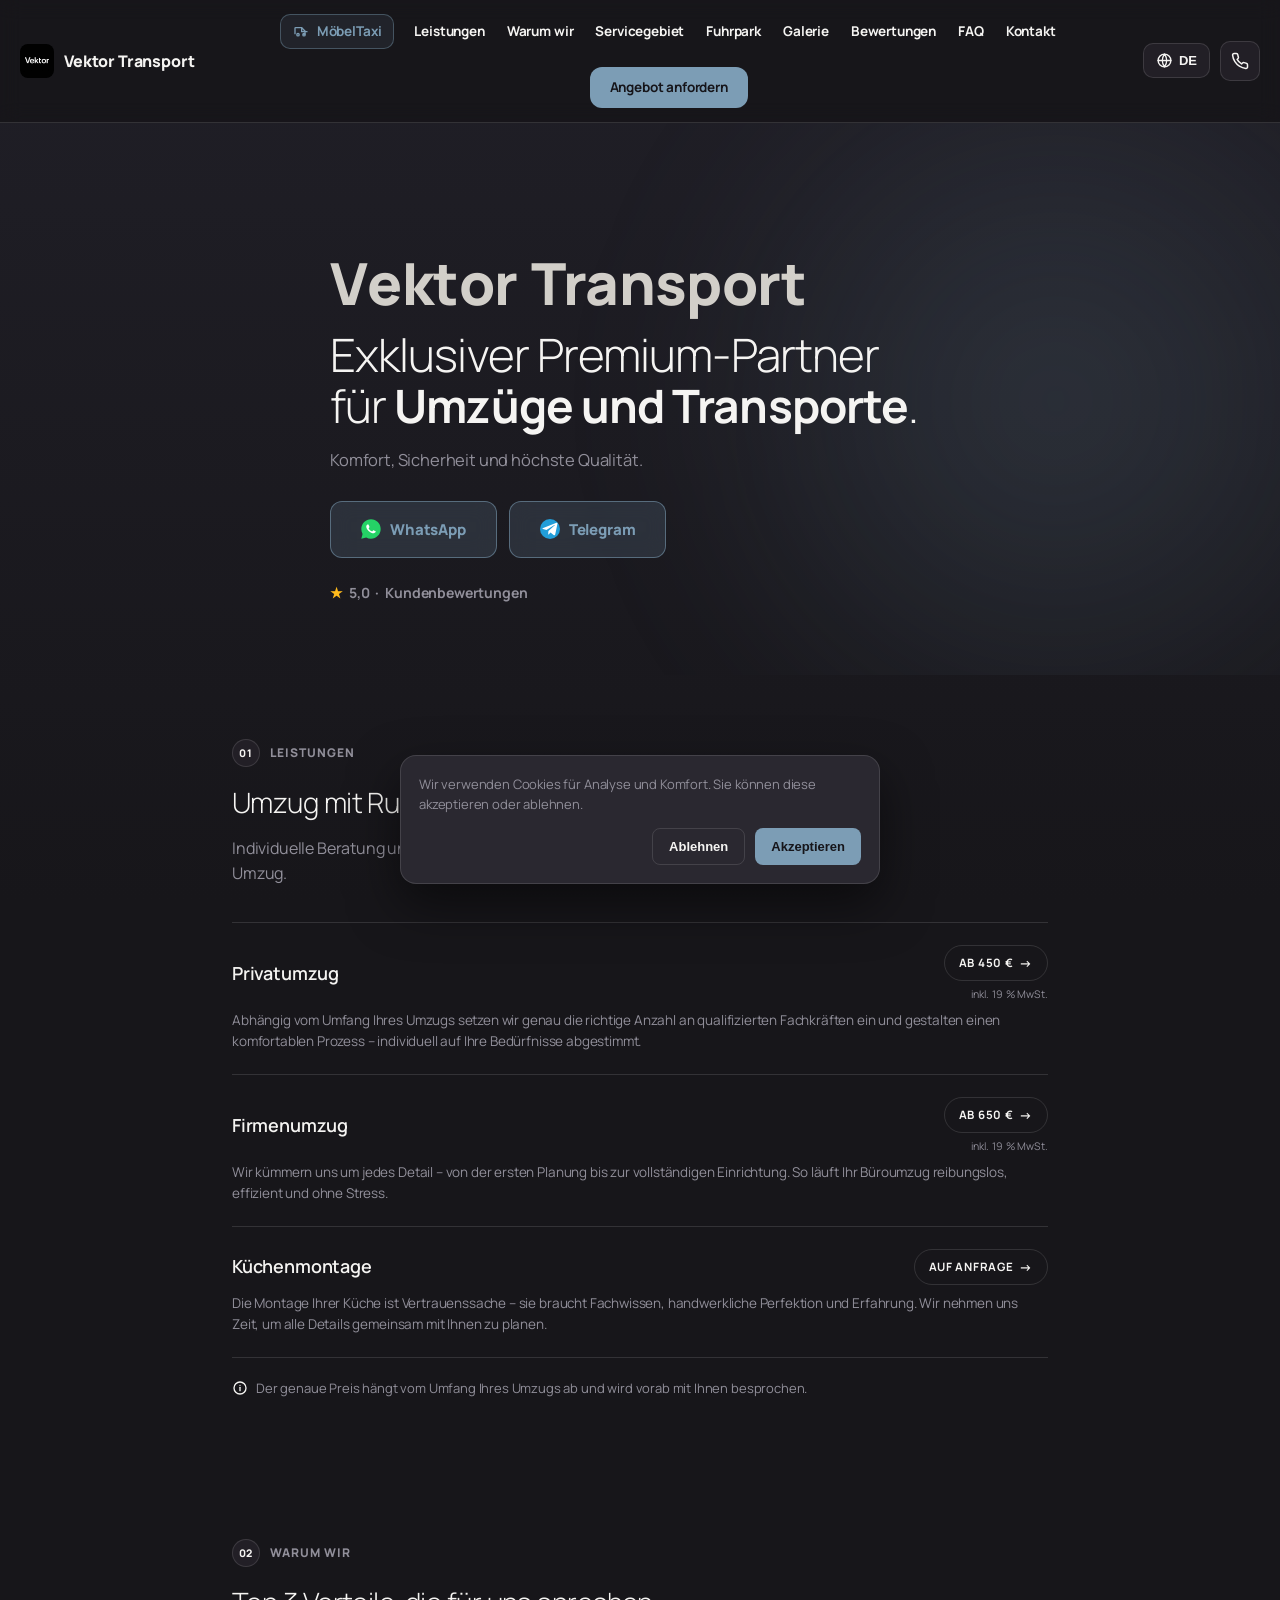
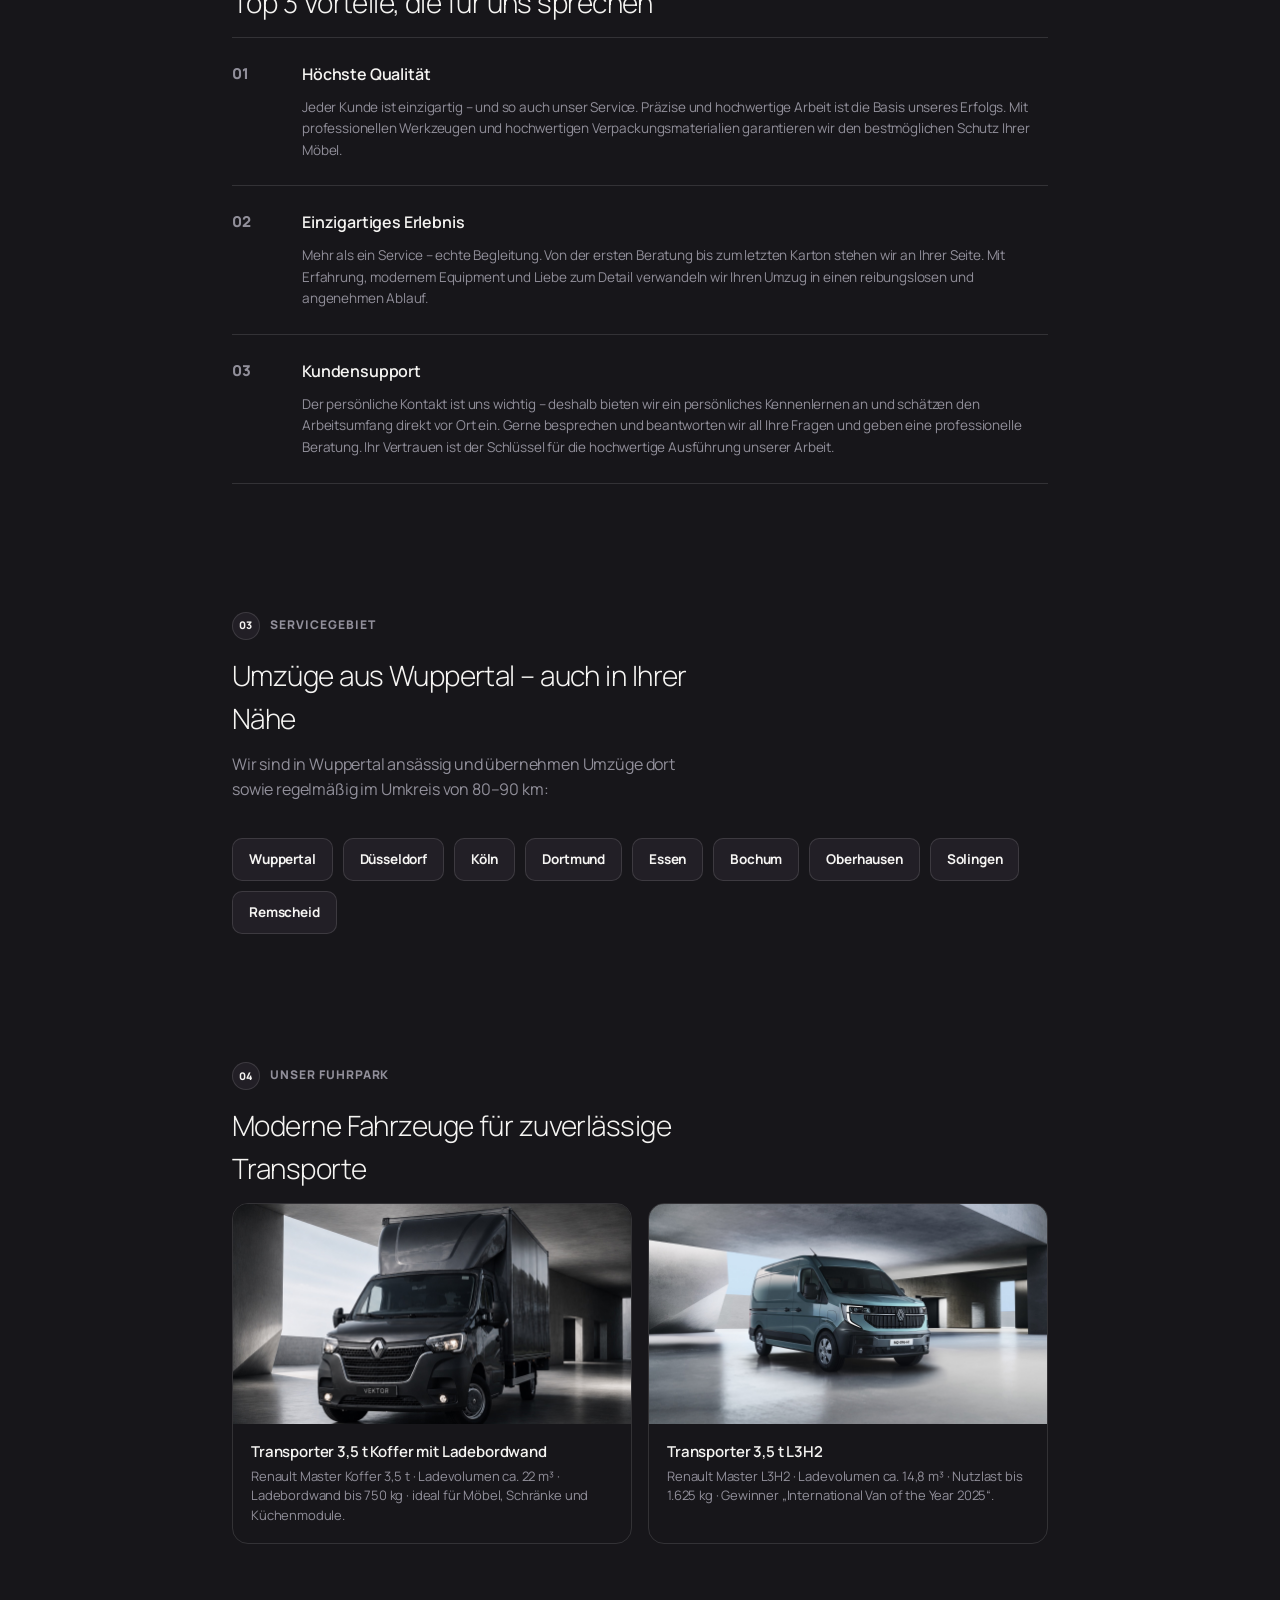
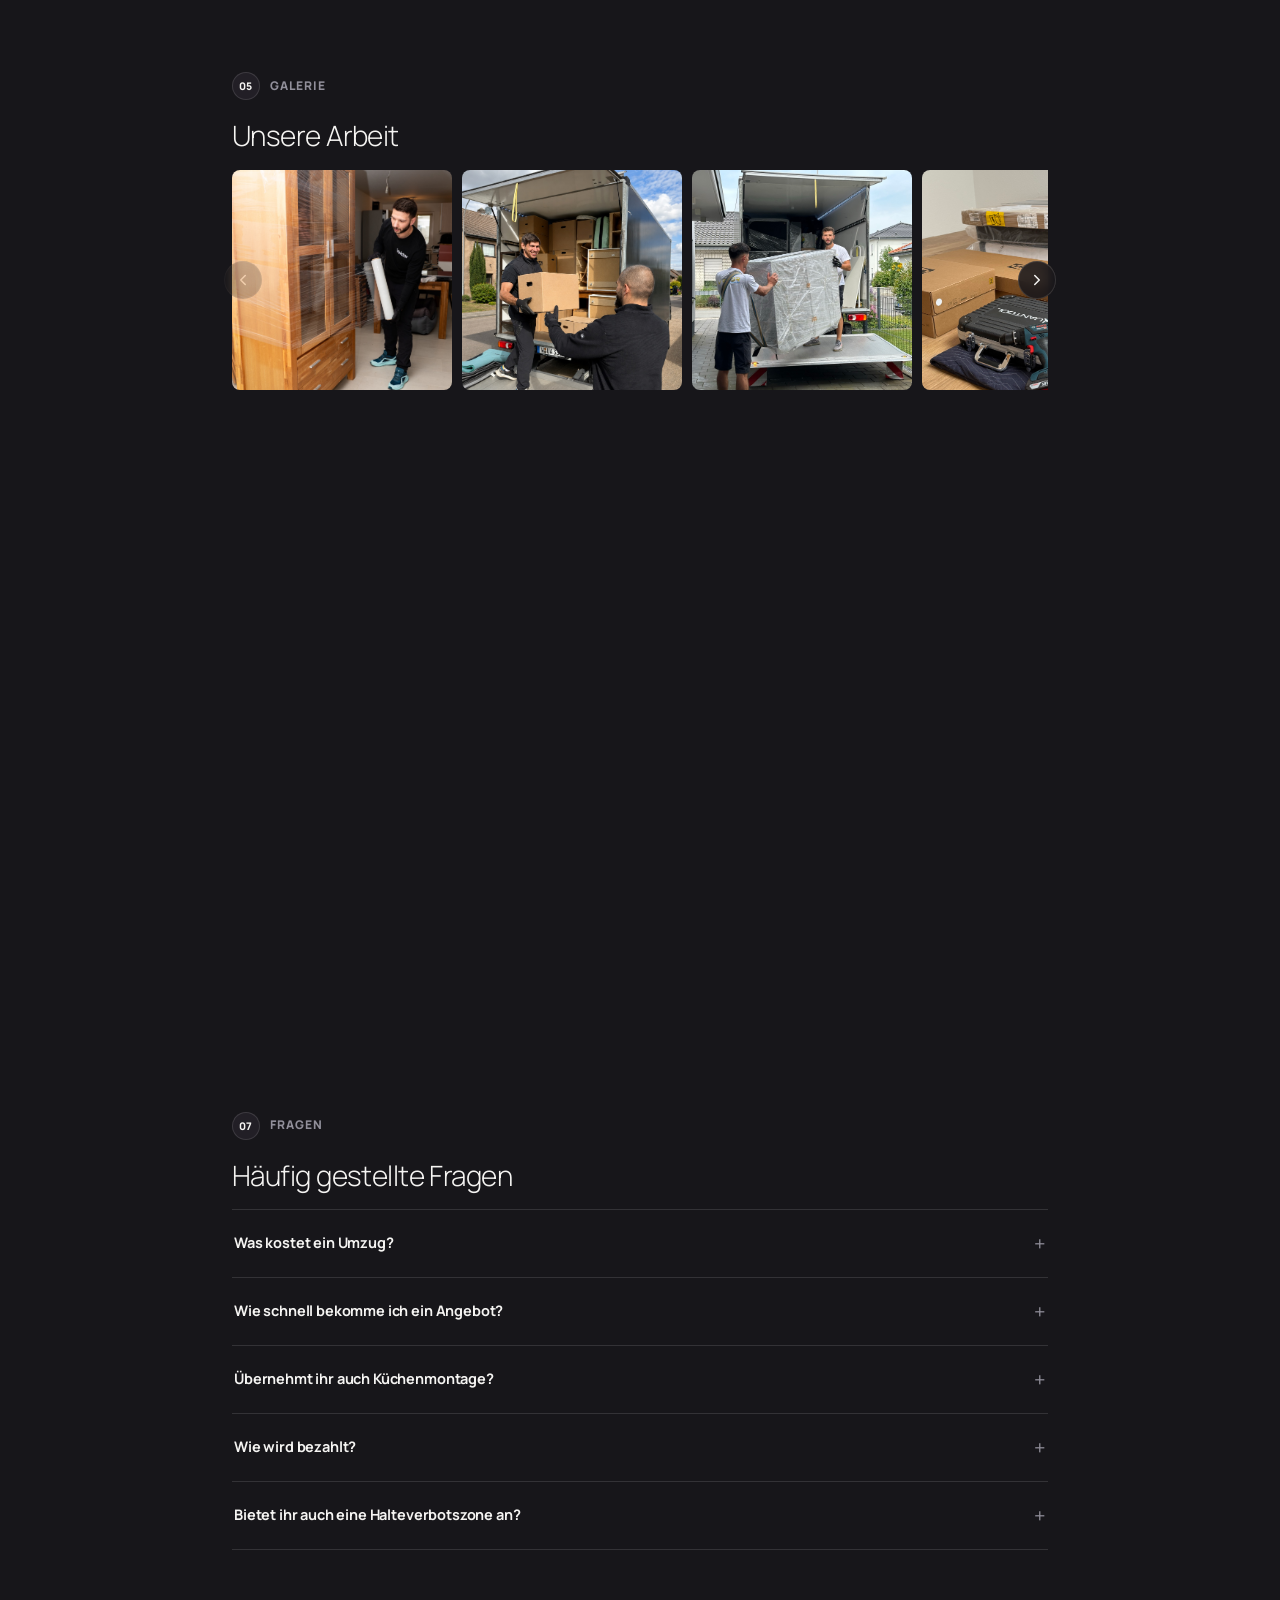
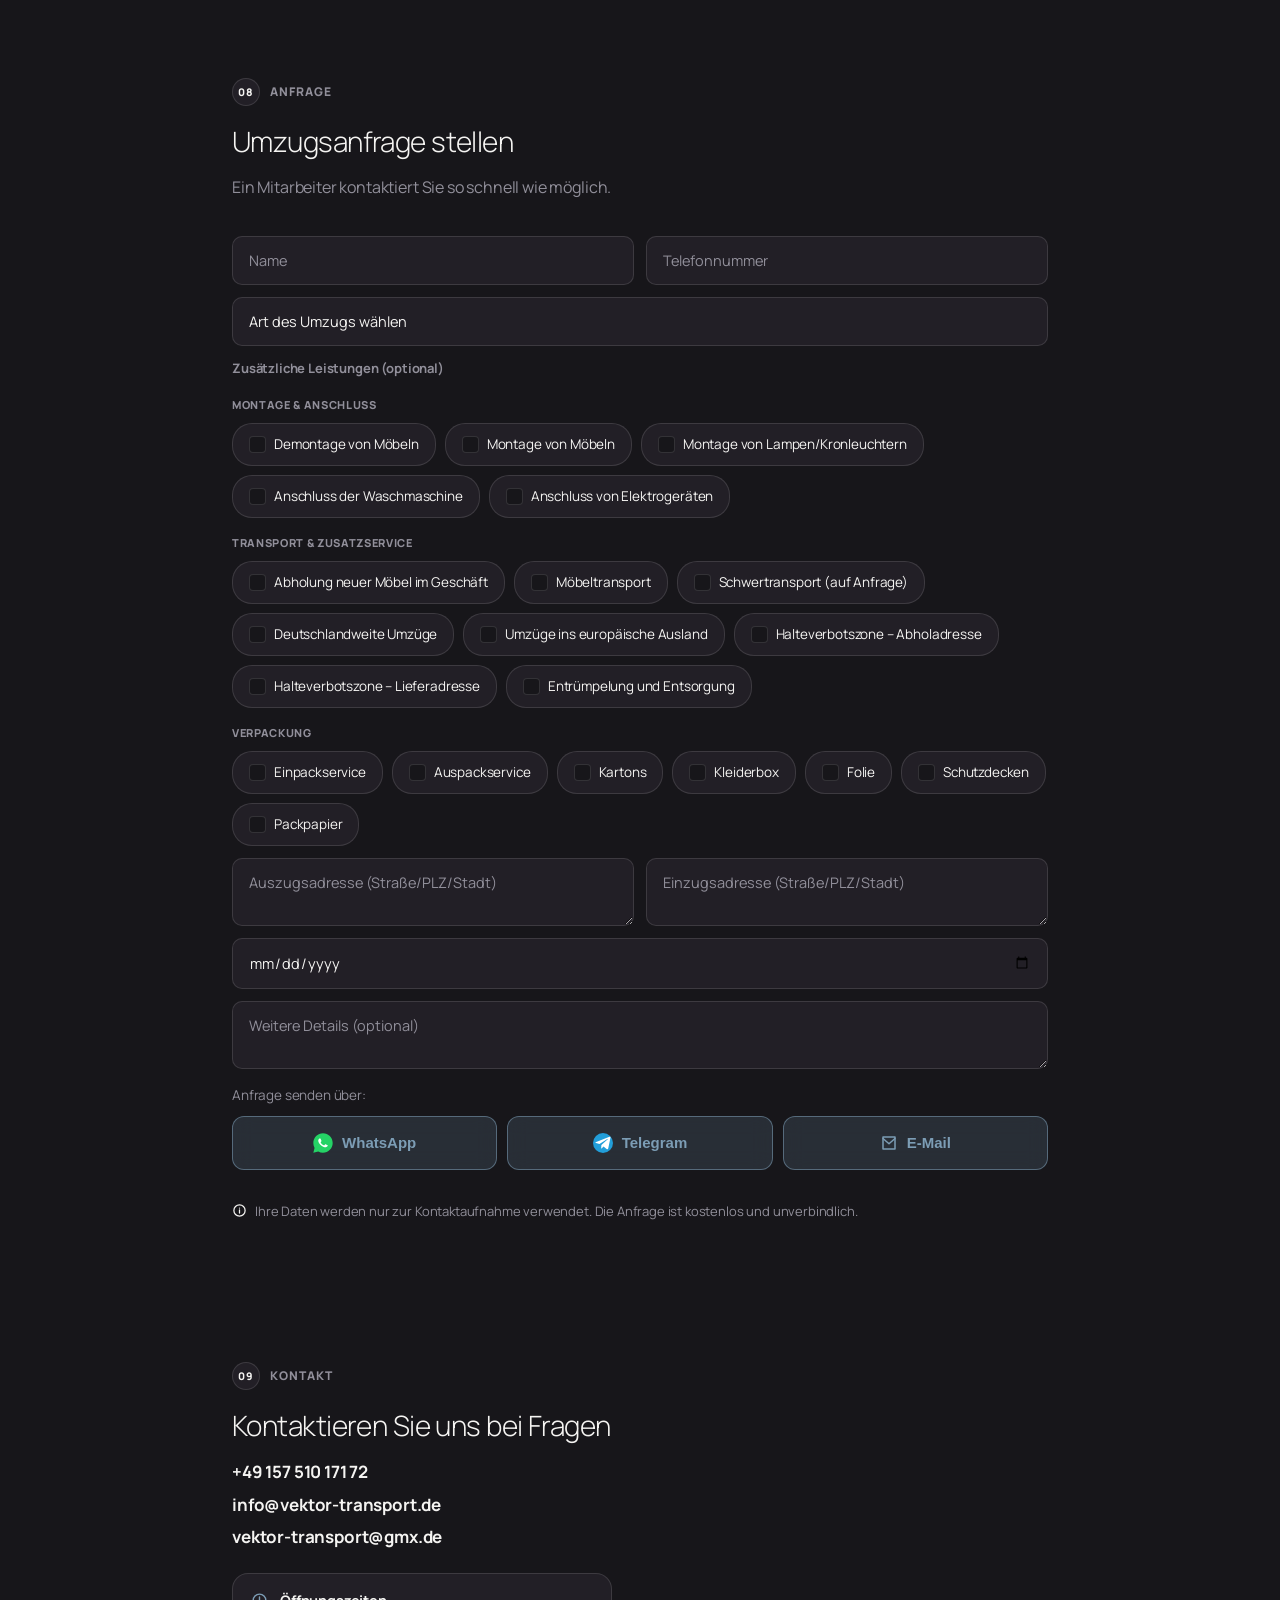
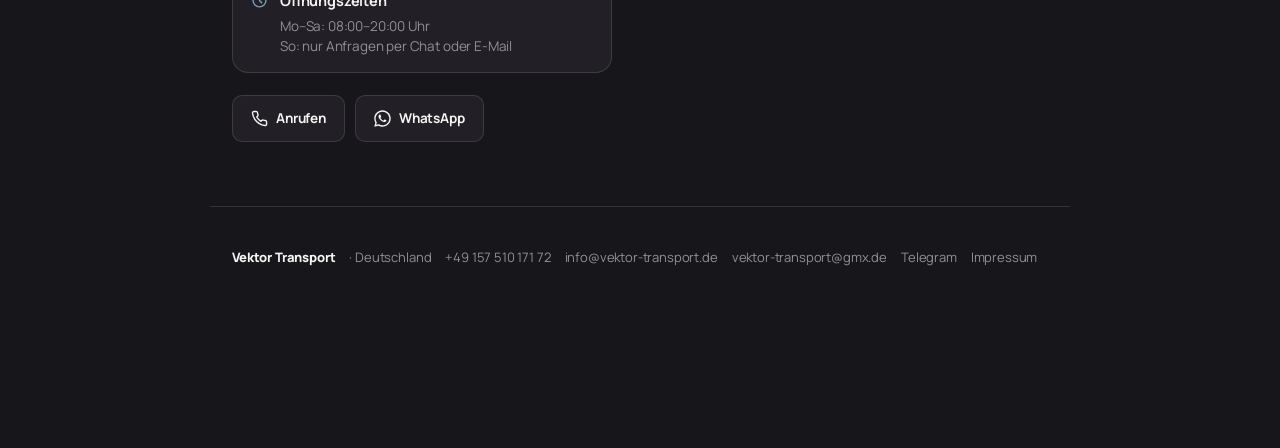
<file: index.html>
<!DOCTYPE html>
<html lang="de">
<head>
  <meta charset="UTF-8" />
  <meta name="viewport" content="width=device-width, initial-scale=1, viewport-fit=cover" />
  <title>Umzüge & Transporte in Deutschland · Vektor Transport</title>
  <meta name="description" content="Vektor Transport – Privat- und Firmenumzüge, Küchenmontage und Möbeltransport in Deutschland. Kostenloses Angebot in 30 Sekunden anfragen." />
  <link rel="canonical" href="https://vektor-transport.de/" />
  <meta name="theme-color" content="#1c1b1f" />
  <link rel="icon" type="image/png" href="media/logo.png" />
  <meta property="og:type" content="website" />
  <meta property="og:site_name" content="Vektor Transport" />
  <meta property="og:title" content="Vektor Transport · Umzüge & Transporte" />
  <meta property="og:description" content="Privat- und Firmenumzüge, Küchenmontage und Möbeltransport. Kostenloses Angebot anfragen." />
  <meta property="og:locale" content="de_DE" />
  <meta property="og:image" content="media/logo.png" />
  <link rel="preconnect" href="https://fonts.googleapis.com">
  <link rel="preconnect" href="https://fonts.gstatic.com" crossorigin>
  <link href="https://fonts.googleapis.com/css2?family=Manrope:wght@200;300;400;500;600;700;800&display=swap" rel="stylesheet">
  <link rel="stylesheet" href="style.css?v=46" />
  <script type="application/ld+json">
  {"@context":"https://schema.org","@graph":[
    {"@type":"MovingCompany","@id":"https://vektor-transport.de/#business","name":"Vektor Transport","telephone":"+49 157 510 171 72","priceRange":"€€","currenciesAccepted":"EUR","paymentAccepted":"Bar, Karte, Überweisung","areaServed":[{"@type":"City","name":"Wuppertal"},{"@type":"City","name":"Düsseldorf"},{"@type":"City","name":"Köln"},{"@type":"City","name":"Dortmund"},{"@type":"City","name":"Essen"},{"@type":"City","name":"Bochum"},{"@type":"City","name":"Oberhausen"},{"@type":"City","name":"Solingen"},{"@type":"City","name":"Remscheid"}],"address":{"@type":"PostalAddress","addressLocality":"Wuppertal","addressCountry":"DE"},"sameAs":["https://wa.me/4915751017172","https://t.me/VektorTransport"],"makesOffer":[
      {"@type":"Offer","itemOffered":{"@type":"Service","name":"Privatumzug"},"priceCurrency":"EUR","priceSpecification":{"@type":"PriceSpecification","minPrice":450,"priceCurrency":"EUR","valueAddedTaxIncluded":true}},
      {"@type":"Offer","itemOffered":{"@type":"Service","name":"Firmenumzug"},"priceCurrency":"EUR","priceSpecification":{"@type":"PriceSpecification","minPrice":650,"priceCurrency":"EUR","valueAddedTaxIncluded":true}},
      {"@type":"Offer","itemOffered":{"@type":"Service","name":"Küchenmontage"}}
    ]},
    {"@type":"WebSite","@id":"https://vektor-transport.de/#website","name":"Vektor Transport","url":"https://vektor-transport.de/","inLanguage":["de","ru","en","uk"]},
    {"@type":"FAQPage","mainEntity":[
      {"@type":"Question","name":"Was kostet ein Umzug?","acceptedAnswer":{"@type":"Answer","text":"Privatumzüge starten ab 450 € (inkl. 19 % MwSt.), Firmenumzüge ab 650 € (inkl. 19 % MwSt.). Küchenmontage berechnen wir individuell auf Anfrage."}},
      {"@type":"Question","name":"Wie schnell bekomme ich ein Angebot?","acceptedAnswer":{"@type":"Answer","text":"In der Regel melden wir uns innerhalb weniger Stunden nach Ihrer Anfrage mit einem unverbindlichen Angebot."}},
      {"@type":"Question","name":"Übernehmt ihr auch Küchenmontage?","acceptedAnswer":{"@type":"Answer","text":"Ja, wir montieren und demontieren Küchen fachgerecht, inklusive Transport bei Bedarf."}},
      {"@type":"Question","name":"Wie wird bezahlt?","acceptedAnswer":{"@type":"Answer","text":"Bar, per Karte oder Überweisung – ganz wie es Ihnen passt."}},
      {"@type":"Question","name":"Bietet ihr auch eine Halteverbotszone an?","acceptedAnswer":{"@type":"Answer","text":"Ja, wir richten bei Bedarf eine Halteverbotszone im Umkreis von 80 km ein."}}
    ]}
  ]}
  </script>
</head>
<body>

<header class="hdr" id="hdr">
    <a href="#top" class="logo"><img class="logo__img" src="media/logo.png" alt="Vektor Transport" width="40" height="40" /><span>Vektor Transport</span></a>
    <nav class="nav" id="nav">
      <a href="moebeltaxi.html" class="nav__taxi"><svg viewBox="0 0 24 24" width="16" height="16" fill="none" stroke="currentColor" stroke-width="2" stroke-linecap="round" stroke-linejoin="round"><path d="M3 16V8a1 1 0 0 1 1-1h9l5 5v4a1 1 0 0 1-1 1h-1"/><path d="M13 7v6h8"/><circle cx="7.5" cy="17.5" r="1.8"/><circle cx="16.5" cy="17.5" r="1.8"/></svg>MöbelTaxi</a>
      <a href="#leistungen" data-i18n="nav_services">Leistungen</a>
      <a href="#warum" data-i18n="nav_why">Warum wir</a>
      <a href="#region">Servicegebiet</a>
      <a href="#fuhrpark" data-i18n="nav_fleet">Fuhrpark</a>
      <a href="#galerie" data-i18n="nav_gallery">Galerie</a>
      <a href="#bewertungen" data-i18n="nav_reviews">Bewertungen</a>
      <a href="#faq" data-i18n="nav_faq">FAQ</a>
      <a href="#kontakt" data-i18n="nav_contact">Kontakt</a>
      <a href="#anfrage" class="nav__cta" data-i18n="cta_request">Angebot anfordern</a>
    </nav>
    <div class="hdr__right">
      <div class="lang" id="lang">
        <button class="lang__btn" id="lang-btn" aria-haspopup="true" aria-expanded="false">
          <svg viewBox="0 0 24 24" width="17" height="17" fill="none" stroke="currentColor" stroke-width="2" stroke-linecap="round" stroke-linejoin="round"><circle cx="12" cy="12" r="9"/><path d="M3 12h18M12 3a15 15 0 0 1 0 18M12 3a15 15 0 0 0 0 18"/></svg>
          <span id="lang-cur">DE</span>
        </button>
        <div class="lang__menu is-hidden" id="lang-menu" role="menu">
          <button data-lang="de" role="menuitem">Deutsch</button>
          <button data-lang="ru" role="menuitem">Русский</button>
          <button data-lang="en" role="menuitem">English</button>
          <button data-lang="uk" role="menuitem">Українська</button>
        </div>
      </div>
      <a class="hdr__call" href="tel:+4915751017172" aria-label="Anrufen">
        <svg viewBox="0 0 24 24" width="18" height="18" fill="none" stroke="currentColor" stroke-width="2" stroke-linecap="round" stroke-linejoin="round"><path d="M22 16.92v3a2 2 0 0 1-2.18 2 19.79 19.79 0 0 1-8.63-3.07 19.5 19.5 0 0 1-6-6 19.79 19.79 0 0 1-3.07-8.67A2 2 0 0 1 4.11 2h3a2 2 0 0 1 2 1.72c.13.96.36 1.9.7 2.81a2 2 0 0 1-.45 2.11L8.09 9.91a16 16 0 0 0 6 6l1.27-1.27a2 2 0 0 1 2.11-.45c.9.34 1.85.57 2.81.7A2 2 0 0 1 22 16.92z"/></svg>
      </a>
      <button class="burger" id="burger" aria-label="Menü" aria-expanded="false"><span></span><span></span><span></span></button>
    </div>
  </header>

  <main>
    <section class="hero" id="top">
      <div class="hero__grid">
        <div class="hero__text">
          <span class="kicker">
            <b class="kicker__title">
              <span class="kicker__word" id="kicker-vektor"><span class="kl">V</span><span class="kl">e</span><span class="kl">k</span><span class="kl">t</span><span class="kl">o</span><span class="kl">r</span></span>
              <span class="kicker__rest">Transport</span>
            </b>
          </span>
          <h1 class="hero__h" data-i18n-html="hero_title">Exklusiver Premium-Partner<br>für <em>Umzüge und Transporte</em>.</h1>
          <p class="hero__p" data-i18n="hero_sub">Komfort, Sicherheit und höchste Qualität.</p>
          <div class="hero__ctas">
            <a href="https://wa.me/4915751017172" target="_blank" rel="noopener" class="cta cta--wa">
              <svg viewBox="0 0 32 32" width="20" height="20"><path fill="#25D366" d="M16 .5C7.4.5.5 7.4.5 16c0 2.8.7 5.4 2 7.8L.5 31.5l7.9-2c2.3 1.2 4.8 1.9 7.6 1.9 8.6 0 15.5-6.9 15.5-15.5S24.6.5 16 .5z"/><path fill="#fff" d="M23 19.2c-.4-.2-2.3-1.1-2.6-1.3-.3-.1-.6-.2-.9.2-.3.4-1 1.3-1.2 1.5-.2.2-.4.3-.8.1-.4-.2-1.6-.6-3.1-1.9-1.1-1-1.9-2.3-2.1-2.7-.2-.4 0-.6.2-.8l.6-.7c.2-.2.3-.4.4-.6.1-.2 0-.5 0-.7-.1-.2-.9-2.1-1.2-2.9-.3-.8-.6-.7-.9-.7h-.7c-.2 0-.6.1-1 .5-.3.4-1.3 1.3-1.3 3.1s1.3 3.6 1.5 3.9c.2.3 2.6 4 6.3 5.6.9.4 1.6.6 2.1.8.9.3 1.7.2 2.3.1.7-.1 2.3-.9 2.6-1.8.3-.9.3-1.7.2-1.8-.1-.2-.3-.3-.7-.5z"/></svg>
              <span data-i18n="cta_whatsapp">WhatsApp</span>
            </a>
            <a href="https://t.me/VektorTransport" target="_blank" rel="noopener" class="cta cta--tg">
              <svg viewBox="0 0 24 24" width="20" height="20"><circle cx="12" cy="12" r="12" fill="#229ED9"/><path fill="#fff" d="M9.78 18.65l.28-4.23 7.68-6.92c.34-.31-.07-.46-.52-.19L7.74 13.3 3.64 12c-.88-.25-.89-.86.2-1.3l15.97-6.16c.73-.33 1.43.18 1.15 1.3l-2.72 12.81c-.19.91-.74 1.13-1.5.71l-4.14-3.05-2 1.93c-.23.23-.42.42-.83.42z"/></svg>
              <span data-i18n="cta_telegram">Telegram</span>
            </a>
          </div>
          <div class="trust">
            <a href="#bewertungen" class="trust-rate js-go"><span class="star">★</span> <b>5,0</b> · <span data-i18n="trust_reviews">Kundenbewertungen</span></a>
          </div>
        </div>
      </div>
      <a href="#leistungen" class="scroll-hint" aria-label="Mehr sehen">
        <svg viewBox="0 0 24 24" width="22" height="22" fill="none" stroke="currentColor" stroke-width="2" stroke-linecap="round" stroke-linejoin="round"><path d="M6 9l6 6 6-6"/></svg>
      </a>
    </section>

    <section class="sec reveal" id="leistungen">
      <span class="eyebrow" data-i18n="sec_services">Leistungen</span>
      <h2 class="h2" data-i18n="services_h2">Umzug mit Rundum-Service</h2>
      <p class="section-lead" data-i18n="services_lead">Individuelle Beratung und ein persönliches Angebot für Ihren Umzug.</p>
      <div class="slist">
        <div class="scard">
          <div class="scard__t" data-i18n="s1_t">Privatumzug</div>
          <div class="scard__price">
            <a href="#anfrage" class="scard__p js-go" data-service="Privatumzug" data-i18n="s1_price">ab 450 €</a>
            <span class="scard__vat" data-i18n="vat_note">inkl. 19 % MwSt.</span>
          </div>
          <div class="scard__d" data-i18n="s1_d">Abhängig vom Umfang Ihres Umzugs setzen wir genau die richtige Anzahl an qualifizierten Fachkräften ein und gestalten einen komfortablen Prozess – individuell auf Ihre Bedürfnisse abgestimmt.</div>
        </div>
        <div class="scard">
          <div class="scard__t" data-i18n="s2_t">Firmenumzug</div>
          <div class="scard__price">
            <a href="#anfrage" class="scard__p js-go" data-service="Firmenumzug" data-i18n="s2_price">ab 650 €</a>
            <span class="scard__vat" data-i18n="vat_note">inkl. 19 % MwSt.</span>
          </div>
          <div class="scard__d" data-i18n="s2_d">Wir kümmern uns um jedes Detail – von der ersten Planung bis zur vollständigen Einrichtung. So läuft Ihr Büroumzug reibungslos, effizient und ohne Stress.</div>
        </div>
        <div class="scard">
          <div class="scard__t" data-i18n="s3_t">Küchenmontage</div>
          <a href="#anfrage" class="scard__p js-go" data-service="Küchenmontage" data-i18n="on_request">auf Anfrage</a>
          <div class="scard__d" data-i18n="s3_d">Die Montage Ihrer Küche ist Vertrauenssache – sie braucht Fachwissen, handwerkliche Perfektion und Erfahrung. Wir nehmen uns Zeit, um alle Details gemeinsam mit Ihnen zu planen.</div>
        </div>
      </div>
      <p class="note note--info">
        <svg class="note__ic" viewBox="0 0 24 24" width="16" height="16" fill="none" stroke="currentColor" stroke-width="2" stroke-linecap="round" stroke-linejoin="round" aria-hidden="true"><circle cx="12" cy="12" r="9"/><path d="M12 11v5"/><path d="M12 8h.01"/></svg>
        <span data-i18n="price_note">Der genaue Preis hängt vom Umfang Ihres Umzugs ab und wird vorab mit Ihnen besprochen.</span>
      </p>
    </section>

    <section class="sec reveal" id="warum">
      <span class="eyebrow" data-i18n="sec_why">Warum wir</span>
      <h2 class="h2" data-i18n="why_h2">Top 3 Vorteile, die für uns sprechen</h2>
      <div class="why-grid">
        <div class="why-card">
          <div class="why-num">01</div>
          <div class="why-t" data-i18n="w1_t">Höchste Qualität</div>
          <div class="why-d" data-i18n="w1_d">Jeder Kunde ist einzigartig – und so auch unser Service. Präzise und hochwertige Arbeit ist die Basis unseres Erfolgs. Mit professionellen Werkzeugen und hochwertigen Verpackungsmaterialien garantieren wir den bestmöglichen Schutz Ihrer Möbel.</div>
        </div>
        <div class="why-card">
          <div class="why-num">02</div>
          <div class="why-t" data-i18n="w2_t">Einzigartiges Erlebnis</div>
          <div class="why-d" data-i18n="w2_d">Mehr als ein Service – echte Begleitung. Von der ersten Beratung bis zum letzten Karton stehen wir an Ihrer Seite. Mit Erfahrung, modernem Equipment und Liebe zum Detail verwandeln wir Ihren Umzug in einen reibungslosen und angenehmen Ablauf.</div>
        </div>
        <div class="why-card">
          <div class="why-num">03</div>
          <div class="why-t" data-i18n="w3_t">Kundensupport</div>
          <div class="why-d" data-i18n="w3_d">Der persönliche Kontakt ist uns wichtig – deshalb bieten wir ein persönliches Kennenlernen an und schätzen den Arbeitsumfang direkt vor Ort ein. Gerne besprechen und beantworten wir all Ihre Fragen und geben eine professionelle Beratung. Ihr Vertrauen ist der Schlüssel für die hochwertige Ausführung unserer Arbeit.</div>
        </div>
      </div>
    </section>

    <section class="sec reveal" id="region">
      <span class="eyebrow">Servicegebiet</span>
      <h2 class="h2">Umzüge aus Wuppertal – auch in Ihrer Nähe</h2>
      <p class="section-lead">Wir sind in Wuppertal ansässig und übernehmen Umzüge dort sowie regelmäßig im Umkreis von 80–90 km:</p>
      <div class="region-links">
        <a href="umzug-wuppertal.html">Wuppertal</a>
        <a href="umzug-duesseldorf.html">Düsseldorf</a>
        <a href="umzug-koeln.html">Köln</a>
        <a href="umzug-dortmund.html">Dortmund</a>
        <a href="umzug-essen.html">Essen</a>
        <a href="umzug-bochum.html">Bochum</a>
        <a href="umzug-oberhausen.html">Oberhausen</a>
        <a href="umzug-solingen.html">Solingen</a>
        <a href="umzug-remscheid.html">Remscheid</a>
      </div>
    </section>

    <section class="sec reveal" id="fuhrpark">
      <span class="eyebrow" data-i18n="sec_fleet">Unser Fuhrpark</span>
      <h2 class="h2" data-i18n="fleet_h2">Moderne Fahrzeuge für zuverlässige Transporte</h2>
      <div class="fleet-grid">
        <div class="fleet-card">
          <div class="fleet-card__visual">
            <img src="media/van-koffer.jpg" alt="Renault Master Koffer 3,5 t mit Ladebordwand – Vektor Transport" loading="lazy" />
          </div>
          <div class="fleet-t" data-i18n="f1_t">Transporter 3,5 t Koffer mit Ladebordwand</div>
          <div class="fleet-d" data-i18n="f1_d">Renault Master Koffer 3,5 t · Ladevolumen ca. 22 m³ · Ladebordwand bis 750 kg · ideal für Möbel, Schränke und Küchenmodule.</div>
        </div>
        <div class="fleet-card">
          <div class="fleet-card__visual">
            <img src="media/van-l3h2.jpg" alt="Renault Master L3H2 – Vektor Transport" loading="lazy" />
          </div>
          <div class="fleet-t" data-i18n="f2_t">Transporter 3,5 t L3H2</div>
          <div class="fleet-d" data-i18n="f2_d">Renault Master L3H2 · Ladevolumen ca. 14,8 m³ · Nutzlast bis 1.625 kg · Gewinner „International Van of the Year 2025“.</div>
        </div>
      </div>
    </section>

    <section class="sec reveal" id="galerie">
      <span class="eyebrow" data-i18n="sec_gallery">Galerie</span>
      <h2 class="h2" data-i18n="gallery_h2">Unsere Arbeit</h2>
      <div class="carousel">
        <button class="carousel__arrow carousel__arrow--prev" id="feed-prev" aria-label="Zurück">
          <svg viewBox="0 0 24 24" width="18" height="18" fill="none" stroke="currentColor" stroke-width="2" stroke-linecap="round" stroke-linejoin="round"><path d="M15 18l-6-6 6-6"/></svg>
        </button>
        <div class="feed" id="feed">
          <img src="media/work-7.jpg?v=1" alt="Vektor Transport – Möbelschutz" loading="lazy" />
          <img src="media/work-6.jpg?v=1" alt="Vektor Transport – Beladung" loading="lazy" />
          <img src="media/work-1.jpg?v=3" alt="Vektor Transport – Möbeltransport" loading="lazy" />
          <img src="media/work-2.jpg?v=2" alt="Vektor Transport – Möbelmontage" loading="lazy" />
          <img src="media/work-3.jpg?v=3" alt="Vektor Transport – Umzugswagen" loading="lazy" />
          <img src="media/work-4.jpg?v=1" alt="Vektor Transport – Anlieferung" loading="lazy" />
          <img src="media/work-5.jpg?v=1" alt="Vektor Transport – Kühlschranktransport" loading="lazy" />
        </div>
        <button class="carousel__arrow carousel__arrow--next" id="feed-next" aria-label="Weiter">
          <svg viewBox="0 0 24 24" width="18" height="18" fill="none" stroke="currentColor" stroke-width="2" stroke-linecap="round" stroke-linejoin="round"><path d="M9 18l6-6-6-6"/></svg>
        </button>
      </div>
    </section>

    <section class="sec reveal" id="bewertungen">
      <span class="eyebrow" data-i18n="sec_reviews">Bewertungen</span>
      <h2 class="h2" data-i18n="reviews_h2">Über 200 Bewertungen von zufriedenen Kunden</h2>
      <div class="rev-head">
        <div class="rev-score"><span>5,0</span><span class="rev-stars">★★★★★</span></div>
        <div class="rev-meta">
          <span data-i18n="rev_meta">Basierend auf Kundenbewertungen auf</span>
          <span class="brand-row">
            <svg class="brand-google" viewBox="0 0 24 24" width="21" height="21" aria-label="Google"><path fill="#4285F4" d="M22.56 12.25c0-.78-.07-1.53-.2-2.25H12v4.26h5.92a5.06 5.06 0 0 1-2.2 3.32v2.77h3.57c2.08-1.92 3.27-4.74 3.27-8.1z"/><path fill="#34A853" d="M12 23c2.97 0 5.46-.98 7.28-2.66l-3.57-2.77c-.98.66-2.23 1.06-3.71 1.06-2.86 0-5.29-1.93-6.16-4.53H2.18v2.84A11 11 0 0 0 12 23z"/><path fill="#FBBC05" d="M5.84 14.1a6.6 6.6 0 0 1 0-4.2V7.06H2.18a11 11 0 0 0 0 9.88l3.66-2.84z"/><path fill="#EA4335" d="M12 5.38c1.62 0 3.06.56 4.21 1.64l3.15-3.15C17.45 2.09 14.97 1 12 1 7.7 1 3.99 3.47 2.18 7.06l3.66 2.84C6.71 7.31 9.14 5.38 12 5.38z"/></svg>
            <span class="brand-sep">&amp;</span>
            <span class="brand-check24-badge">
              <svg class="brand-check24" viewBox="0 0 130 32" width="78" height="19" aria-label="Check24"><text x="0" y="22" font-family="Manrope, sans-serif" font-weight="800" font-size="21" fill="#022D94">CHECK24</text><path d="M100 26c6 5 20 5 26 0" fill="none" stroke="#022D94" stroke-width="2" stroke-linecap="round"/><path d="M121 22l5 1.5-1 5" fill="none" stroke="#022D94" stroke-width="2" stroke-linecap="round" stroke-linejoin="round"/></svg>
            </span>
          </span>
        </div>
      </div>
      <div class="carousel">
        <button class="carousel__arrow carousel__arrow--prev" id="rev-prev" aria-label="Zurück">
          <svg viewBox="0 0 24 24" width="18" height="18" fill="none" stroke="currentColor" stroke-width="2" stroke-linecap="round" stroke-linejoin="round"><path d="M15 18l-6-6 6-6"/></svg>
        </button>
        <div class="reviews" id="reviews-list">
        <div class="review">
          <div class="review__head"><b>Patric H.</b><span class="rev-stars">★★★★★</span></div>
          <p>Von der ersten Kontaktaufnahme bis zum letzten Karton lief alles perfekt … Das Team war pünktlich, extrem sorgfältig … Die Jungs haben wirklich richtig gute Arbeit geleistet – schnell, zuverlässig und mit einer top Organisation. Preis-Leistung ist absolut fair.</p>
        </div>
        <div class="review">
          <div class="review__head"><b>Kathrin I.</b><span class="rev-stars">★★★★★</span></div>
          <p>Ein top Umzugsunternehmen, welches ich wärmstens empfehlen kann. Vom freundlichen und professionellen Erstkontakt bis zum Abschluss des Umzuges eine rundum positive Erfahrung. Es ist der allererste Umzug, bei dem wirklich überhaupt nichts kaputt gegangen ist – es wurde sogar noch eine vorher defekte Pax-Schublade repariert. Vielen Dank nochmal!</p>
        </div>
        <div class="review">
          <div class="review__head"><b>David K.</b><span class="rev-stars">★★★★★</span></div>
          <p>Das Team hat den Umzug super gemacht, alles sehr schnell ab- und aufgebaut. Alle im Team waren super nett, kommunikativ und gewissenhaft. Wir werden euch mit gutem Gewissen weiterempfehlen!</p>
        </div>
        <div class="review">
          <div class="review__head"><b>Weronika S.</b><span class="rev-stars">★★★★★</span></div>
          <p>Top Umzugsunternehmen! Die Kommunikation war schnell und zuverlässig, das Team professionell und sorgfältig. Der gesamte Ablauf war einfach und reibungslos. Absolut empfehlenswert!</p>
        </div>
        <div class="review">
          <div class="review__head"><b>Caio A.</b><span class="rev-stars">★★★★★</span></div>
          <p>Wir sind sehr zufrieden mit Vektor Transport. Der Service war sehr schnell und professionell, zu einem guten Preis. Die Mitarbeiter sind alle sehr freundlich und hilfsbereit. Wir können ihren Service auf jeden Fall weiterempfehlen.</p>
        </div>
        <div class="review">
          <div class="review__head"><b>Jennifer J.</b><span class="rev-stars">★★★★★</span></div>
          <p>Das Unternehmen sowie die Mitarbeiter sind super freundlich, strukturiert und verlässlich. Die Arbeit war nicht nur schnell, sondern auch sauber erledigt. Herzlichen Dank für eure tolle Arbeit!</p>
        </div>
        <div class="review">
          <div class="review__head"><b>Kristina P.</b><span class="rev-stars">★★★★★</span></div>
          <p>Sehr netter und zuverlässiger Kontakt. Reibungsloser Umzug. Pünktlich und zuverlässig vor Ort. Alle Möbel wurden entsprechend geschützt und verpackt. Kann ich nur empfehlen und würde jederzeit wieder beauftragen.</p>
        </div>
        <div class="review">
          <div class="review__head"><b>Timo K.</b><span class="rev-stars">★★★★★</span></div>
          <p>Super freundliches und professionelles Team, sehr sorgfältige Arbeit. Küche wurde perfekt an die neuen Platzverhältnisse angepasst.</p>
        </div>
        </div>
        <button class="carousel__arrow carousel__arrow--next" id="rev-next" aria-label="Weiter">
          <svg viewBox="0 0 24 24" width="18" height="18" fill="none" stroke="currentColor" stroke-width="2" stroke-linecap="round" stroke-linejoin="round"><path d="M9 18l6-6-6-6"/></svg>
        </button>
      </div>
      <a class="btn-ghost" id="rev-link" href="https://maps.app.goo.gl/x3Mh6PCi1fQFDinu8" target="_blank" rel="noopener" data-i18n="see_reviews">Alle Bewertungen ansehen</a>
    </section>

    <section class="sec reveal" id="faq">
      <span class="eyebrow" data-i18n="sec_faq">Fragen</span>
      <h2 class="h2" data-i18n="faq_h2">Häufig gestellte Fragen</h2>
      <div class="faq-list" id="faq-list">
        <div class="faq-item"><div class="faq-q"><span data-i18n="faq1_q">Was kostet ein Umzug?</span></div><div class="faq-a"><p data-i18n="faq1_a">Privatumzüge starten ab 450 € (inkl. 19 % MwSt.), Firmenumzüge ab 650 € (inkl. 19 % MwSt.). Küchenmontage berechnen wir individuell auf Anfrage. Der genaue Preis hängt vom Umfang ab und wird vorab besprochen.</p></div></div>
        <div class="faq-item"><div class="faq-q"><span data-i18n="faq2_q">Wie schnell bekomme ich ein Angebot?</span></div><div class="faq-a"><p data-i18n="faq2_a">In der Regel melden wir uns innerhalb weniger Stunden nach Ihrer Anfrage mit einem unverbindlichen Angebot.</p></div></div>
        <div class="faq-item"><div class="faq-q"><span data-i18n="faq3_q">Übernehmt ihr auch Küchenmontage?</span></div><div class="faq-a"><p data-i18n="faq3_a">Ja, wir montieren und demontieren Küchen fachgerecht, inklusive Transport bei Bedarf.</p></div></div>
        <div class="faq-item"><div class="faq-q"><span data-i18n="faq4_q">Wie wird bezahlt?</span></div><div class="faq-a"><p data-i18n="faq4_a">Bar, per Karte oder Überweisung – ganz wie es Ihnen passt.</p></div></div>
        <div class="faq-item"><div class="faq-q"><span data-i18n="faq5_q">Bietet ihr auch eine Halteverbotszone an?</span></div><div class="faq-a"><p data-i18n="faq5_a">Ja, wir richten bei Bedarf eine Halteverbotszone im Umkreis von 80 km ein.</p></div></div>
      </div>
    </section>

    <section class="sec reveal" id="anfrage">
      <span class="eyebrow" data-i18n="sec_request">Anfrage</span>
      <h2 class="h2" data-i18n="request_h2">Umzugsanfrage stellen</h2>
      <p class="section-lead" data-i18n="request_lead">Ein Mitarbeiter kontaktiert Sie so schnell wie möglich.</p>
      <form class="req-form" id="req-form">
        <div class="req-row">
          <input class="field" type="text" name="name" placeholder="Name" data-i18n-ph="ph_name" required />
          <input class="field" type="tel" name="phone" placeholder="Telefonnummer" data-i18n-ph="ph_phone" required />
        </div>
        <select class="field select" name="service" required>
          <option value="" data-i18n="ph_service">Art des Umzugs wählen</option>
          <option value="Privatumzug" data-i18n="s1_t">Privatumzug</option>
          <option value="Firmenumzug" data-i18n="s2_t">Firmenumzug</option>
          <option value="Küchenmontage" data-i18n="s3_t">Küchenmontage</option>
          <option value="Sonstiges" data-i18n="other">Sonstiges</option>
        </select>

        <div class="req-extras">
          <span class="req-extras__label" data-i18n="extras_h">Zusätzliche Leistungen (optional)</span>

          <span class="req-extras__group" data-i18n="group_montage">Montage &amp; Anschluss</span>
          <div class="extras-grid">
            <label class="extra-chip">
              <input type="checkbox" name="extras" value="Demontage von Möbeln" />
              <span data-i18n="extra_dismantle">Demontage von Möbeln</span>
            </label>
            <label class="extra-chip">
              <input type="checkbox" name="extras" value="Montage von Möbeln" />
              <span data-i18n="extra_assemble">Montage von Möbeln</span>
            </label>
            <label class="extra-chip" id="lamp-chip">
              <input type="checkbox" name="extras" value="Montage von Lampen/Kronleuchtern" id="lamp-check" />
              <span data-i18n="extra_lamps">Montage von Lampen/Kronleuchtern</span>
            </label>
            <label class="extra-chip">
              <input type="checkbox" name="extras" value="Anschluss der Waschmaschine" />
              <span data-i18n="extra_washer">Anschluss der Waschmaschine</span>
            </label>
            <label class="extra-chip">
              <input type="checkbox" name="extras" value="Anschluss von Elektrogeräten" />
              <span data-i18n="extra_appliances">Anschluss von Elektrogeräten</span>
            </label>
          </div>
          <div class="extra-qty is-hidden" id="lamp-qty-row">
            <span class="extra-qty__label" data-i18n="lamp_qty_label">Anzahl Lampen/Kronleuchter</span>
            <input class="field extra-qty__input" type="number" name="lamp_qty" min="1" max="20" value="1" />
          </div>

          <span class="req-extras__group" data-i18n="group_transport">Transport &amp; Zusatzservice</span>
          <div class="extras-grid">
            <label class="extra-chip">
              <input type="checkbox" name="extras" value="Möbelabholung im Geschäft" />
              <span data-i18n="extra_furniture_pickup">Abholung neuer Möbel im Geschäft</span>
            </label>
            <label class="extra-chip">
              <input type="checkbox" name="extras" value="Möbeltransport" />
              <span data-i18n="extra_furniture_transport">Möbeltransport</span>
            </label>
            <label class="extra-chip">
              <input type="checkbox" name="extras" value="Schwertransport" />
              <span data-i18n="extra_heavy">Schwertransport (auf Anfrage)</span>
            </label>
            <label class="extra-chip">
              <input type="checkbox" name="extras" value="Deutschlandweite Umzüge" />
              <span data-i18n="extra_nationwide">Deutschlandweite Umzüge</span>
            </label>
            <label class="extra-chip">
              <input type="checkbox" name="extras" value="Umzüge ins europäische Ausland" />
              <span data-i18n="extra_europe">Umzüge ins europäische Ausland</span>
            </label>
            <label class="extra-chip">
              <input type="checkbox" name="extras" value="Halteverbotszone Abholadresse" />
              <span data-i18n="extra_zone_pickup">Halteverbotszone – Abholadresse</span>
            </label>
            <label class="extra-chip">
              <input type="checkbox" name="extras" value="Halteverbotszone Lieferadresse" />
              <span data-i18n="extra_zone_delivery">Halteverbotszone – Lieferadresse</span>
            </label>
            <label class="extra-chip">
              <input type="checkbox" name="extras" value="Entrümpelung und Entsorgung" />
              <span data-i18n="extra_clearance">Entrümpelung und Entsorgung</span>
            </label>
          </div>

          <span class="req-extras__group" data-i18n="group_packing">Verpackung</span>
          <div class="extras-grid">
            <label class="extra-chip">
              <input type="checkbox" name="extras" value="Einpackservice" />
              <span data-i18n="extra_pack">Einpackservice</span>
            </label>
            <label class="extra-chip">
              <input type="checkbox" name="extras" value="Auspackservice" />
              <span data-i18n="extra_unpack">Auspackservice</span>
            </label>
            <label class="extra-chip" id="kartons-chip">
              <input type="checkbox" name="extras" value="Kartons" id="kartons-check" />
              <span data-i18n="extra_boxes">Kartons</span>
            </label>
            <label class="extra-chip" id="kleiderbox-chip">
              <input type="checkbox" name="extras" value="Kleiderbox" id="kleiderbox-check" />
              <span data-i18n="extra_wardrobe_box">Kleiderbox</span>
            </label>
            <label class="extra-chip">
              <input type="checkbox" name="extras" value="Folie" />
              <span data-i18n="extra_film">Folie</span>
            </label>
            <label class="extra-chip">
              <input type="checkbox" name="extras" value="Schutzdecken" />
              <span data-i18n="extra_blankets">Schutzdecken</span>
            </label>
            <label class="extra-chip">
              <input type="checkbox" name="extras" value="Packpapier" />
              <span data-i18n="extra_paper">Packpapier</span>
            </label>
          </div>
          <div class="extra-qty is-hidden" id="kartons-qty-row">
            <span class="extra-qty__label" data-i18n="kartons_qty_label">Anzahl Kartons</span>
            <input class="field extra-qty__input" type="number" name="kartons_qty" min="1" max="200" value="10" />
          </div>
          <div class="extra-qty is-hidden" id="kleiderbox-qty-row">
            <span class="extra-qty__label" data-i18n="kleiderbox_qty_label">Anzahl Kleiderboxen</span>
            <input class="field extra-qty__input" type="number" name="kleiderbox_qty" min="1" max="50" value="1" />
          </div>
          </div>
        </div>

        <div class="req-row">
          <textarea class="field" name="from" rows="2" placeholder="Auszugsadresse (Straße/PLZ/Stadt)" data-i18n-ph="ph_from"></textarea>
          <textarea class="field" name="to" rows="2" placeholder="Einzugsadresse (Straße/PLZ/Stadt)" data-i18n-ph="ph_to"></textarea>
        </div>
        <input class="field" type="date" name="date" />
        <textarea class="field" name="comment" rows="2" placeholder="Weitere Details (optional)" data-i18n-ph="ph_comment"></textarea>
        <div class="req-send">
          <span class="req-send__label" data-i18n="send_via">Anfrage senden über:</span>
          <div class="req-send__row">
            <button type="button" class="cta cta--wa" data-channel="whatsapp">
              <svg viewBox="0 0 32 32" width="20" height="20"><path fill="#25D366" d="M16 .5C7.4.5.5 7.4.5 16c0 2.8.7 5.4 2 7.8L.5 31.5l7.9-2c2.3 1.2 4.8 1.9 7.6 1.9 8.6 0 15.5-6.9 15.5-15.5S24.6.5 16 .5z"/><path fill="#fff" d="M23 19.2c-.4-.2-2.3-1.1-2.6-1.3-.3-.1-.6-.2-.9.2-.3.4-1 1.3-1.2 1.5-.2.2-.4.3-.8.1-.4-.2-1.6-.6-3.1-1.9-1.1-1-1.9-2.3-2.1-2.7-.2-.4 0-.6.2-.8l.6-.7c.2-.2.3-.4.4-.6.1-.2 0-.5 0-.7-.1-.2-.9-2.1-1.2-2.9-.3-.8-.6-.7-.9-.7h-.7c-.2 0-.6.1-1 .5-.3.4-1.3 1.3-1.3 3.1s1.3 3.6 1.5 3.9c.2.3 2.6 4 6.3 5.6.9.4 1.6.6 2.1.8.9.3 1.7.2 2.3.1.7-.1 2.3-.9 2.6-1.8.3-.9.3-1.7.2-1.8-.1-.2-.3-.3-.7-.5z"/></svg>
              <span>WhatsApp</span>
            </button>
            <button type="button" class="cta cta--tg" data-channel="telegram">
              <svg viewBox="0 0 24 24" width="20" height="20"><circle cx="12" cy="12" r="12" fill="#229ED9"/><path fill="#fff" d="M9.78 18.65l.28-4.23 7.68-6.92c.34-.31-.07-.46-.52-.19L7.74 13.3 3.64 12c-.88-.25-.89-.86.2-1.3l15.97-6.16c.73-.33 1.43.18 1.15 1.3l-2.72 12.81c-.19.91-.74 1.13-1.5.71l-4.14-3.05-2 1.93c-.23.23-.42.42-.83.42z"/></svg>
              <span>Telegram</span>
            </button>
            <button type="button" class="cta cta--mail" data-channel="email">
              <svg viewBox="0 0 24 24" width="18" height="18" fill="none" stroke="currentColor" stroke-width="2" stroke-linecap="round" stroke-linejoin="round" aria-hidden="true"><path d="M4 4h16v16H4z"/><path d="M4 6l8 7 8-7"/></svg>
              <span data-i18n="cta_email">E-Mail</span>
            </button>
          </div>
        </div>
        <p class="err is-hidden" id="req-error"></p>
        <p class="reassure reassure--info">
          <svg class="note__ic" viewBox="0 0 24 24" width="15" height="15" fill="none" stroke="currentColor" stroke-width="2" stroke-linecap="round" stroke-linejoin="round" aria-hidden="true"><circle cx="12" cy="12" r="9"/><path d="M12 11v5"/><path d="M12 8h.01"/></svg>
          <span data-i18n="reassure">Ihre Daten werden nur zur Kontaktaufnahme verwendet. Die Anfrage ist kostenlos und unverbindlich.</span>
        </p>
      </form>
      <div class="done is-hidden" id="req-done">
        <div class="done__ring"><svg viewBox="0 0 24 24" width="34" height="34" fill="none" stroke="currentColor" stroke-width="2.5" stroke-linecap="round" stroke-linejoin="round"><path d="M20 6L9 17l-5-5"/></svg></div>
        <h3 data-i18n="done_title">Vielen Dank!</h3>
        <p data-i18n="done_text">Ihre Anfrage wurde erfolgreich gesendet. Wir melden uns kurzfristig bei Ihnen.</p>
      </div>
    </section>

    <section class="sec reveal" id="kontakt">
      <span class="eyebrow" data-i18n="sec_contact">Kontakt</span>
      <h2 class="h2" data-i18n="contact_h2">Kontaktieren Sie uns bei Fragen</h2>
      <div class="contact-block">
        <a href="tel:+4915751017172">+49 157 510 171 72</a>
        <a href="mailto:info@vektor-transport.de">info@vektor-transport.de</a>
        <a href="mailto:vektor-transport@gmx.de">vektor-transport@gmx.de</a>
      </div>
      <div class="hours-block">
        <svg viewBox="0 0 24 24" width="17" height="17" fill="none" stroke="currentColor" stroke-width="2" stroke-linecap="round" stroke-linejoin="round" aria-hidden="true"><circle cx="12" cy="12" r="9"/><path d="M12 7v5l3 3"/></svg>
        <div>
          <span class="hours-block__t" data-i18n="hours_h">Öffnungszeiten</span>
          <span class="hours-block__d" data-i18n="hours_weekdays">Mo–Sa: 08:00–20:00 Uhr</span>
          <span class="hours-block__d" data-i18n="hours_sunday">So: nur Anfragen per Chat oder E-Mail</span>
        </div>
      </div>
      <div class="loc-actions">
        <a class="btn-ghost" href="tel:+4915751017172">
          <svg viewBox="0 0 24 24" width="17" height="17" fill="none" stroke="currentColor" stroke-width="2" stroke-linecap="round" stroke-linejoin="round" aria-hidden="true"><path d="M22 16.92v3a2 2 0 0 1-2.18 2 19.79 19.79 0 0 1-8.63-3.07 19.5 19.5 0 0 1-6-6 19.79 19.79 0 0 1-3.07-8.67A2 2 0 0 1 4.11 2h3a2 2 0 0 1 2 1.72c.13.96.36 1.9.7 2.81a2 2 0 0 1-.45 2.11L8.09 9.91a16 16 0 0 0 6 6l1.27-1.27a2 2 0 0 1 2.11-.45c.9.34 1.85.57 2.81.7A2 2 0 0 1 22 16.92z"/></svg>
          <span data-i18n="call">Anrufen</span>
        </a>
        <a class="btn-ghost" href="https://wa.me/4915751017172" target="_blank" rel="noopener">
          <svg viewBox="0 0 32 32" width="17" height="17" fill="currentColor"><path d="M16 .5C7.4.5.5 7.4.5 16c0 2.8.7 5.4 2 7.8L.5 31.5l7.9-2c2.3 1.2 4.8 1.9 7.6 1.9 8.6 0 15.5-6.9 15.5-15.5S24.6.5 16 .5zm0 28.3c-2.5 0-4.8-.7-6.8-1.8l-.5-.3-4.7 1.2 1.3-4.6-.3-.5a12.7 12.7 0 0 1-2-6.8C3.2 8.9 8.9 3.2 16 3.2S28.8 8.9 28.8 16 23.1 28.8 16 28.8zm7-9.6c-.4-.2-2.3-1.1-2.6-1.3-.3-.1-.6-.2-.9.2-.3.4-1 1.3-1.2 1.5-.2.2-.4.3-.8.1-.4-.2-1.6-.6-3.1-1.9-1.1-1-1.9-2.3-2.1-2.7-.2-.4 0-.6.2-.8l.6-.7c.2-.2.3-.4.4-.6.1-.2 0-.5 0-.7-.1-.2-.9-2.1-1.2-2.9-.3-.8-.6-.7-.9-.7h-.7c-.2 0-.6.1-1 .5-.3.4-1.3 1.3-1.3 3.1s1.3 3.6 1.5 3.9c.2.3 2.6 4 6.3 5.6.9.4 1.6.6 2.1.8.9.3 1.7.2 2.3.1.7-.1 2.3-.9 2.6-1.8.3-.9.3-1.7.2-1.8-.1-.2-.3-.3-.7-.5z"/></svg>
          <span>WhatsApp</span>
        </a>
      </div>
    </section>
  </main>

  <footer class="foot">
    <span class="foot__b">Vektor Transport</span> · Deutschland
    <a href="tel:+4915751017172">+49 157 510 171 72</a>
    <a href="mailto:info@vektor-transport.de">info@vektor-transport.de</a>
    <a href="mailto:vektor-transport@gmx.de">vektor-transport@gmx.de</a>
    <a href="https://t.me/VektorTransport" target="_blank" rel="noopener">Telegram</a>
    <a href="impressum.html">Impressum</a>
  </footer>

  <a href="#anfrage" class="cta sticky-cta js-go" id="sticky-cta" data-i18n="cta_request">Angebot anfordern</a>

  <button class="to-top" id="to-top" aria-label="Nach oben">
    <svg viewBox="0 0 24 24" width="24" height="24" fill="none" stroke="currentColor" stroke-width="2" stroke-linecap="round" stroke-linejoin="round"><path d="M6 15l6-6 6 6"/></svg>
  </button>

  <div class="fab" id="fab">
    <div class="fab__menu" id="fab-menu">
      <a class="fab__opt fab__opt--call" href="tel:+4915751017172">
        <svg viewBox="0 0 24 24" width="18" height="18" fill="none" stroke="currentColor" stroke-width="2" stroke-linecap="round" stroke-linejoin="round"><path d="M22 16.92v3a2 2 0 0 1-2.18 2 19.79 19.79 0 0 1-8.63-3.07 19.5 19.5 0 0 1-6-6 19.79 19.79 0 0 1-3.07-8.67A2 2 0 0 1 4.11 2h3a2 2 0 0 1 2 1.72c.13.96.36 1.9.7 2.81a2 2 0 0 1-.45 2.11L8.09 9.91a16 16 0 0 0 6 6l1.27-1.27a2 2 0 0 1 2.11-.45c.9.34 1.85.57 2.81.7A2 2 0 0 1 22 16.92z"/></svg>
        <span data-i18n="call">Anrufen</span>
      </a>
      <a class="fab__opt fab__opt--wa" target="_blank" rel="noopener" href="https://wa.me/4915751017172">
        <svg viewBox="0 0 32 32" width="18" height="18" fill="currentColor"><path d="M16 .5C7.4.5.5 7.4.5 16c0 2.8.7 5.4 2 7.8L.5 31.5l7.9-2c2.3 1.2 4.8 1.9 7.6 1.9 8.6 0 15.5-6.9 15.5-15.5S24.6.5 16 .5zm0 28.3c-2.5 0-4.8-.7-6.8-1.8l-.5-.3-4.7 1.2 1.3-4.6-.3-.5a12.7 12.7 0 0 1-2-6.8C3.2 8.9 8.9 3.2 16 3.2S28.8 8.9 28.8 16 23.1 28.8 16 28.8zm7-9.6c-.4-.2-2.3-1.1-2.6-1.3-.3-.1-.6-.2-.9.2-.3.4-1 1.3-1.2 1.5-.2.2-.4.3-.8.1-.4-.2-1.6-.6-3.1-1.9-1.1-1-1.9-2.3-2.1-2.7-.2-.4 0-.6.2-.8l.6-.7c.2-.2.3-.4.4-.6.1-.2 0-.5 0-.7-.1-.2-.9-2.1-1.2-2.9-.3-.8-.6-.7-.9-.7h-.7c-.2 0-.6.1-1 .5-.3.4-1.3 1.3-1.3 3.1s1.3 3.6 1.5 3.9c.2.3 2.6 4 6.3 5.6.9.4 1.6.6 2.1.8.9.3 1.7.2 2.3.1.7-.1 2.3-.9 2.6-1.8.3-.9.3-1.7.2-1.8-.1-.2-.3-.3-.7-.5z"/></svg>
        <span data-i18n="fab_write">Nachricht schreiben</span>
      </a>
      <a class="fab__opt fab__opt--tg" target="_blank" rel="noopener" href="https://t.me/VektorTransport">
        <svg viewBox="0 0 24 24" width="18" height="18" fill="currentColor"><path d="M9.78 18.65l.28-4.23 7.68-6.92c.34-.31-.07-.46-.52-.19L7.74 13.3 3.64 12c-.88-.25-.89-.86.2-1.3l15.97-6.16c.73-.33 1.43.18 1.15 1.3l-2.72 12.81c-.19.91-.74 1.13-1.5.71l-4.14-3.05-2 1.93c-.23.23-.42.42-.83.42z"/></svg>
        <span data-i18n="cta_telegram">Telegram</span>
      </a>
    </div>
    <button class="fab__btn" id="fab-btn" aria-label="Kontakt" aria-expanded="false">
      <svg class="fab__ico-chat" viewBox="0 0 32 32" width="30" height="30" fill="currentColor"><path d="M16 .5C7.4.5.5 7.4.5 16c0 2.8.7 5.4 2 7.8L.5 31.5l7.9-2c2.3 1.2 4.8 1.9 7.6 1.9 8.6 0 15.5-6.9 15.5-15.5S24.6.5 16 .5zm0 28.3c-2.5 0-4.8-.7-6.8-1.8l-.5-.3-4.7 1.2 1.3-4.6-.3-.5a12.7 12.7 0 0 1-2-6.8C3.2 8.9 8.9 3.2 16 3.2S28.8 8.9 28.8 16 23.1 28.8 16 28.8zm7-9.6c-.4-.2-2.3-1.1-2.6-1.3-.3-.1-.6-.2-.9.2-.3.4-1 1.3-1.2 1.5-.2.2-.4.3-.8.1-.4-.2-1.6-.6-3.1-1.9-1.1-1-1.9-2.3-2.1-2.7-.2-.4 0-.6.2-.8l.6-.7c.2-.2.3-.4.4-.6.1-.2 0-.5 0-.7-.1-.2-.9-2.1-1.2-2.9-.3-.8-.6-.7-.9-.7h-.7c-.2 0-.6.1-1 .5-.3.4-1.3 1.3-1.3 3.1s1.3 3.6 1.5 3.9c.2.3 2.6 4 6.3 5.6.9.4 1.6.6 2.1.8.9.3 1.7.2 2.3.1.7-.1 2.3-.9 2.6-1.8.3-.9.3-1.7.2-1.8-.1-.2-.3-.3-.7-.5z"/></svg>
      <svg class="fab__ico-close" viewBox="0 0 24 24" width="26" height="26" fill="none" stroke="currentColor" stroke-width="2.4" stroke-linecap="round" stroke-linejoin="round"><path d="M18 6 6 18M6 6l12 12"/></svg>
    </button>
  </div>

  <div class="cookie is-hidden" id="cookie" role="dialog" aria-live="polite">
    <p class="cookie__txt" data-i18n="cookie_txt">Wir verwenden Cookies für Analyse und Komfort. Sie können diese akzeptieren oder ablehnen.</p>
    <div class="cookie__row">
      <div class="cookie__btns">
        <button class="cookie__btn cookie__btn--no" id="cookie-no" data-i18n="cookie_no">Ablehnen</button>
        <button class="cookie__btn cookie__btn--yes" id="cookie-yes" data-i18n="cookie_yes">Akzeptieren</button>
      </div>
    </div>
  </div>

  <script src="i18n.js?v=12"></script>
  <script src="app.js?v=19"></script>
</body>
</html>
</file>
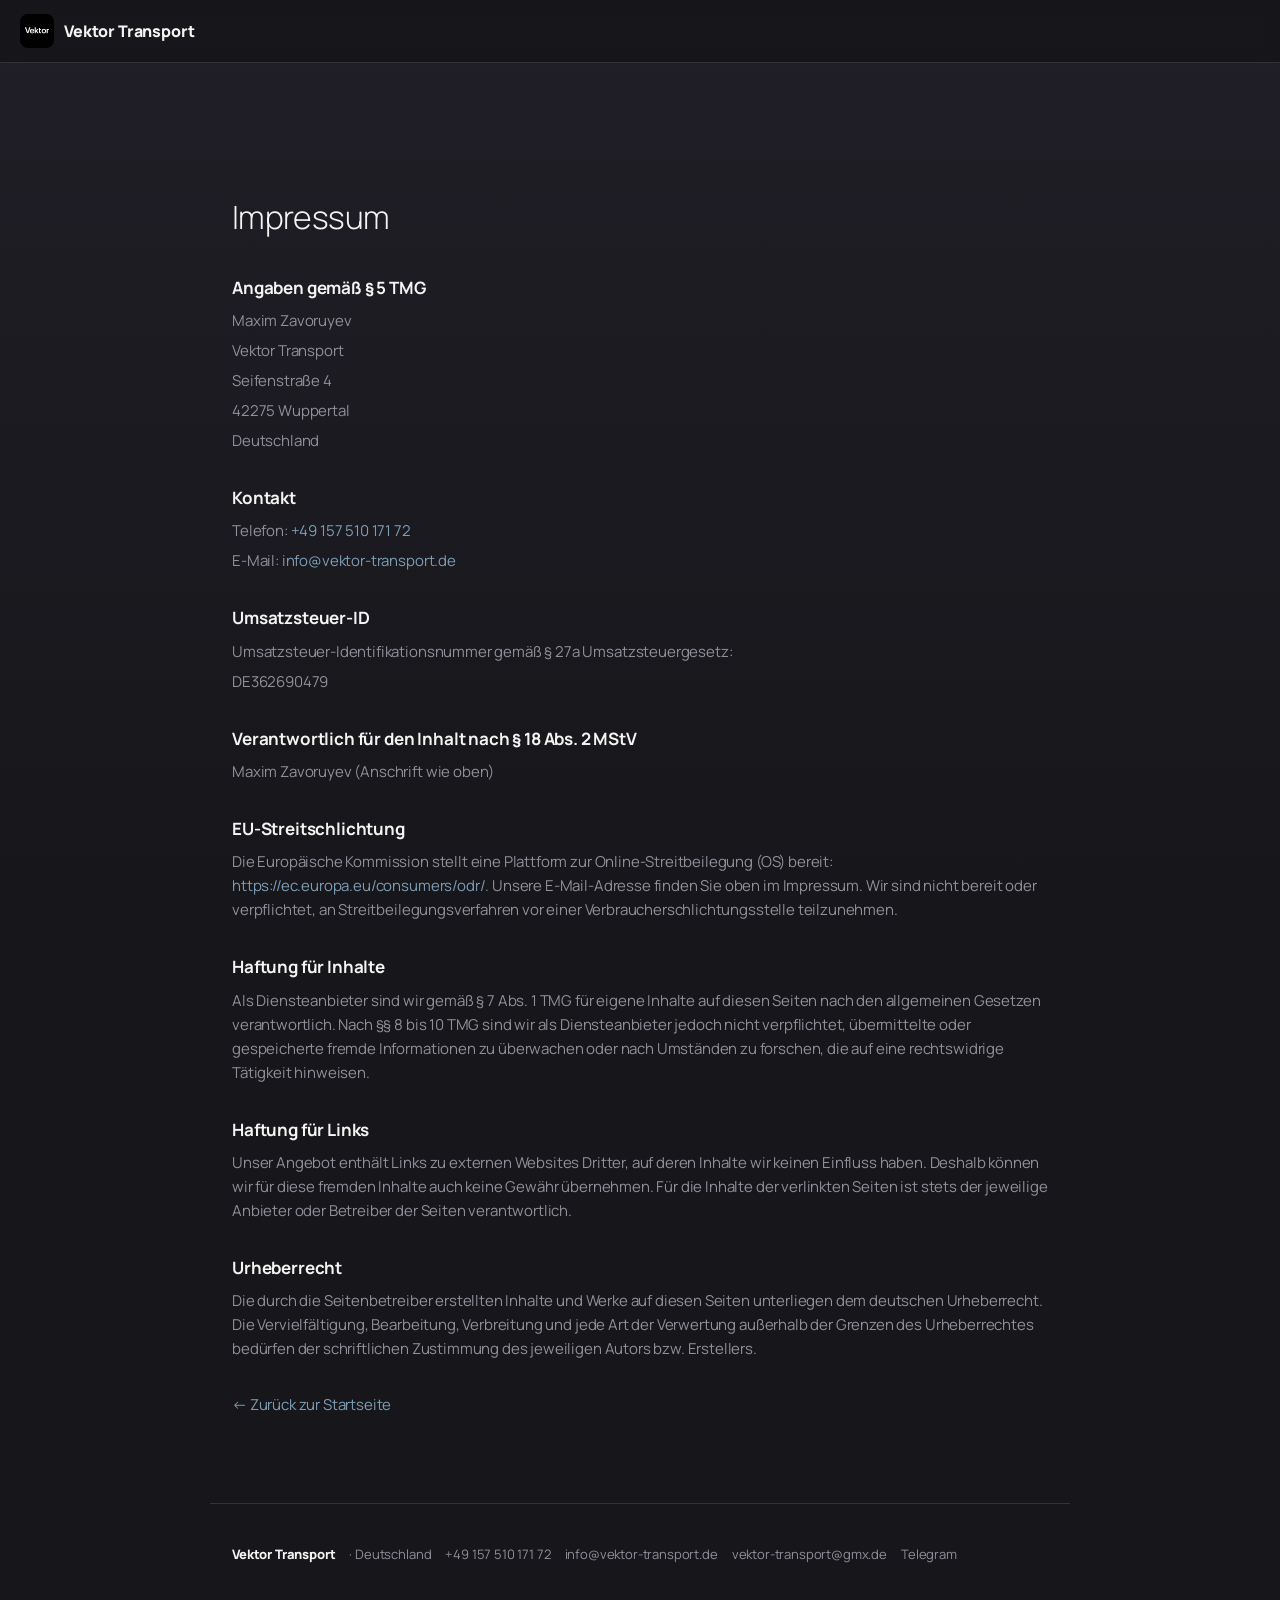
<file: impressum.html>
<!DOCTYPE html>
<html lang="de">
<head>
  <meta charset="UTF-8" />
  <meta name="viewport" content="width=device-width, initial-scale=1, viewport-fit=cover" />
  <title>Impressum · Vektor Transport</title>
  <meta name="robots" content="noindex" />
  <link rel="icon" type="image/png" href="media/logo.png" />
  <link rel="preconnect" href="https://fonts.googleapis.com">
  <link rel="preconnect" href="https://fonts.gstatic.com" crossorigin>
  <link href="https://fonts.googleapis.com/css2?family=Manrope:wght@200;300;400;500;600;700;800&display=swap" rel="stylesheet">
  <link rel="stylesheet" href="style.css?v=36" />
  <style>
    .legal { max-width: var(--maxw); margin: 0 auto; padding: 130px 22px 80px; }
    .legal h1 { font-size: 32px; font-weight: 300; letter-spacing: -.02em; margin: 0 0 32px; }
    .legal h2 { font-size: 17px; font-weight: 700; margin: 32px 0 8px; color: var(--text); }
    .legal p, .legal address { color: var(--muted); font-size: 15px; line-height: 1.6; margin: 0 0 6px; font-style: normal; }
    .legal a { color: var(--accent); }
  </style>
</head>
<body>

<header class="hdr" id="hdr">
  <a href="index.html#top" class="logo"><img class="logo__img" src="media/logo.png" alt="Vektor Transport" width="40" height="40" /><span>Vektor Transport</span></a>
</header>

<main>
  <div class="legal">
    <h1>Impressum</h1>

    <h2>Angaben gemäß § 5 TMG</h2>
    <address>
      <p>Maxim Zavoruyev</p>
      <p>Vektor Transport</p>
      <p>Seifenstraße 4</p>
      <p>42275 Wuppertal</p>
      <p>Deutschland</p>
    </address>

    <h2>Kontakt</h2>
    <p>Telefon: <a href="tel:+4915751017172">+49 157 510 171 72</a></p>
    <p>E-Mail: <a href="mailto:info@vektor-transport.de">info@vektor-transport.de</a></p>

    <h2>Umsatzsteuer-ID</h2>
    <p>Umsatzsteuer-Identifikationsnummer gemäß § 27a Umsatzsteuergesetz:</p>
    <p>DE362690479</p>

    <h2>Verantwortlich für den Inhalt nach § 18 Abs. 2 MStV</h2>
    <p>Maxim Zavoruyev (Anschrift wie oben)</p>

    <h2>EU-Streitschlichtung</h2>
    <p>Die Europäische Kommission stellt eine Plattform zur Online-Streitbeilegung (OS) bereit: <a href="https://ec.europa.eu/consumers/odr/" target="_blank" rel="noopener">https://ec.europa.eu/consumers/odr/</a>. Unsere E-Mail-Adresse finden Sie oben im Impressum. Wir sind nicht bereit oder verpflichtet, an Streitbeilegungsverfahren vor einer Verbraucherschlichtungsstelle teilzunehmen.</p>

    <h2>Haftung für Inhalte</h2>
    <p>Als Diensteanbieter sind wir gemäß § 7 Abs. 1 TMG für eigene Inhalte auf diesen Seiten nach den allgemeinen Gesetzen verantwortlich. Nach §§ 8 bis 10 TMG sind wir als Diensteanbieter jedoch nicht verpflichtet, übermittelte oder gespeicherte fremde Informationen zu überwachen oder nach Umständen zu forschen, die auf eine rechtswidrige Tätigkeit hinweisen.</p>

    <h2>Haftung für Links</h2>
    <p>Unser Angebot enthält Links zu externen Websites Dritter, auf deren Inhalte wir keinen Einfluss haben. Deshalb können wir für diese fremden Inhalte auch keine Gewähr übernehmen. Für die Inhalte der verlinkten Seiten ist stets der jeweilige Anbieter oder Betreiber der Seiten verantwortlich.</p>

    <h2>Urheberrecht</h2>
    <p>Die durch die Seitenbetreiber erstellten Inhalte und Werke auf diesen Seiten unterliegen dem deutschen Urheberrecht. Die Vervielfältigung, Bearbeitung, Verbreitung und jede Art der Verwertung außerhalb der Grenzen des Urheberrechtes bedürfen der schriftlichen Zustimmung des jeweiligen Autors bzw. Erstellers.</p>

    <p style="margin-top:32px;"><a href="index.html#top">← Zurück zur Startseite</a></p>
  </div>
</main>

<footer class="foot">
  <span class="foot__b">Vektor Transport</span> · Deutschland
  <a href="tel:+4915751017172">+49 157 510 171 72</a>
  <a href="mailto:info@vektor-transport.de">info@vektor-transport.de</a>
  <a href="mailto:vektor-transport@gmx.de">vektor-transport@gmx.de</a>
  <a href="https://t.me/VektorTransport" target="_blank" rel="noopener">Telegram</a>
</footer>

</body>
</html>
</file>
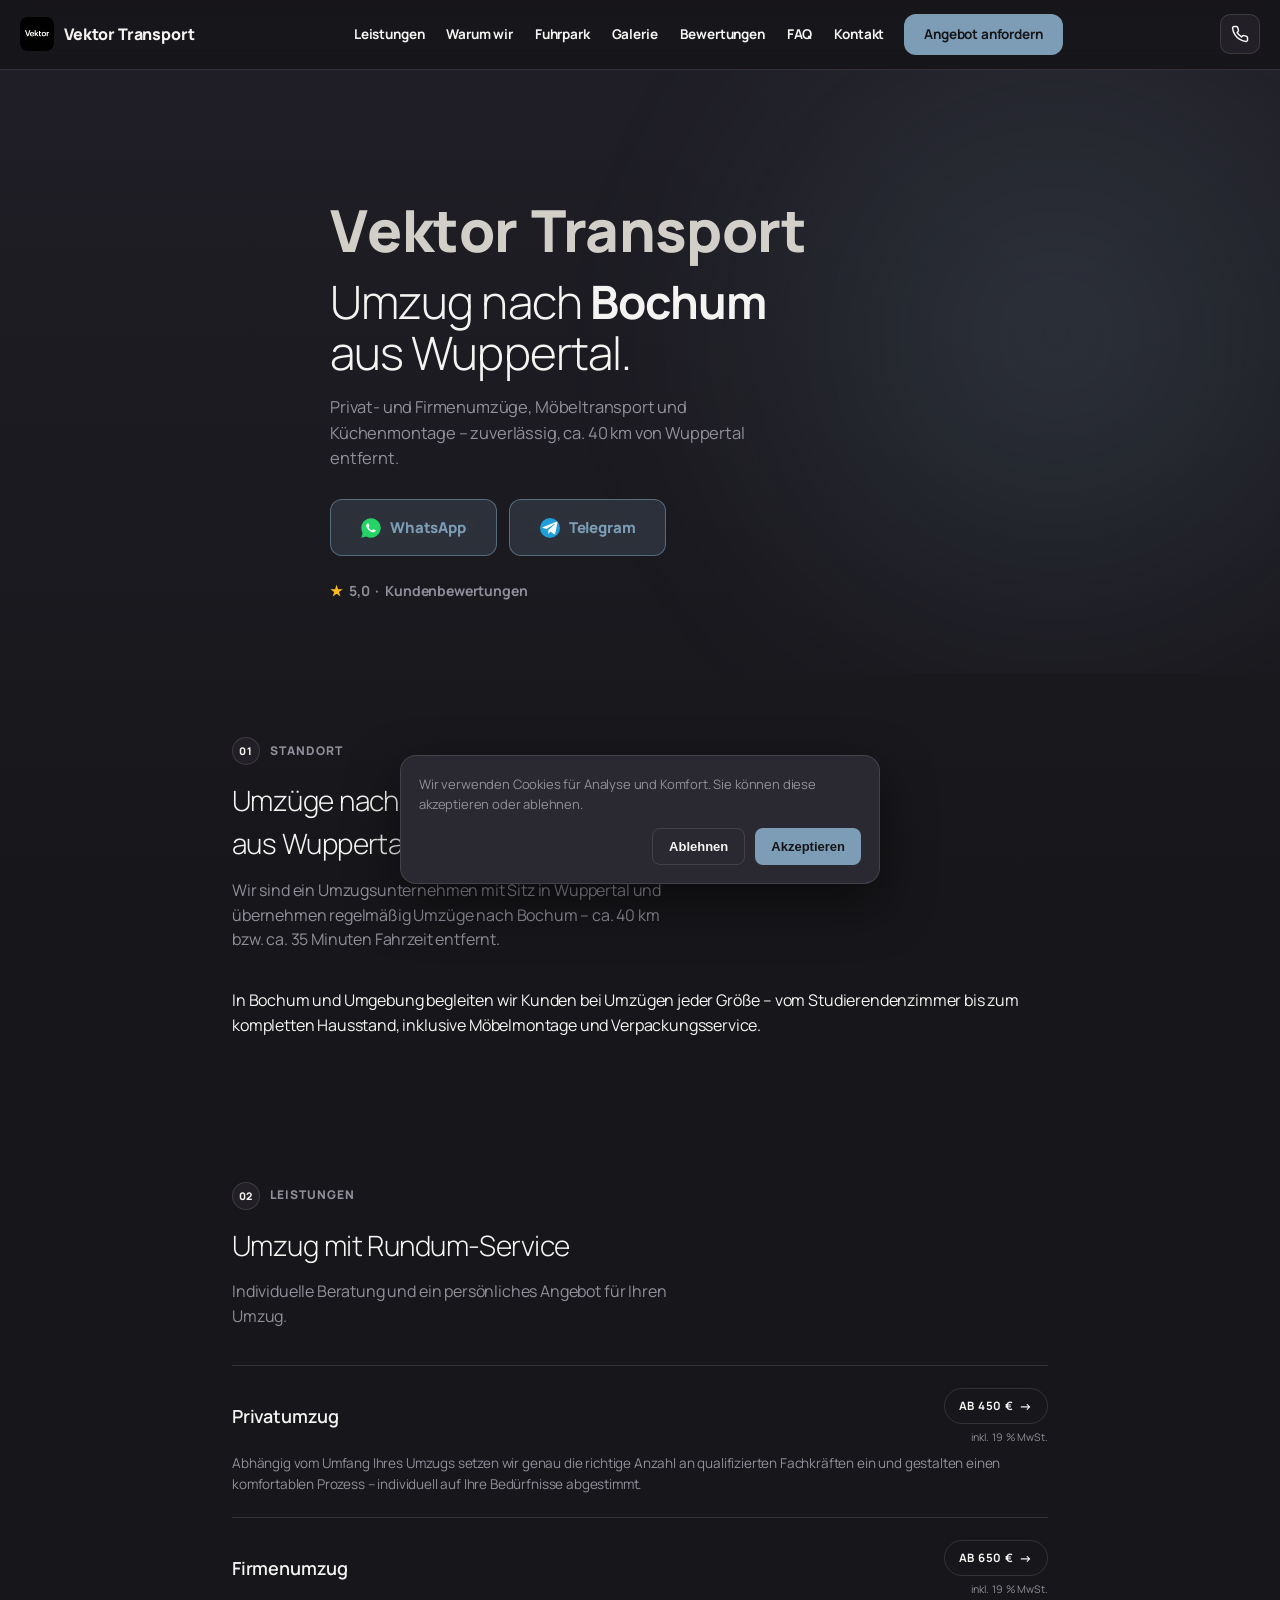
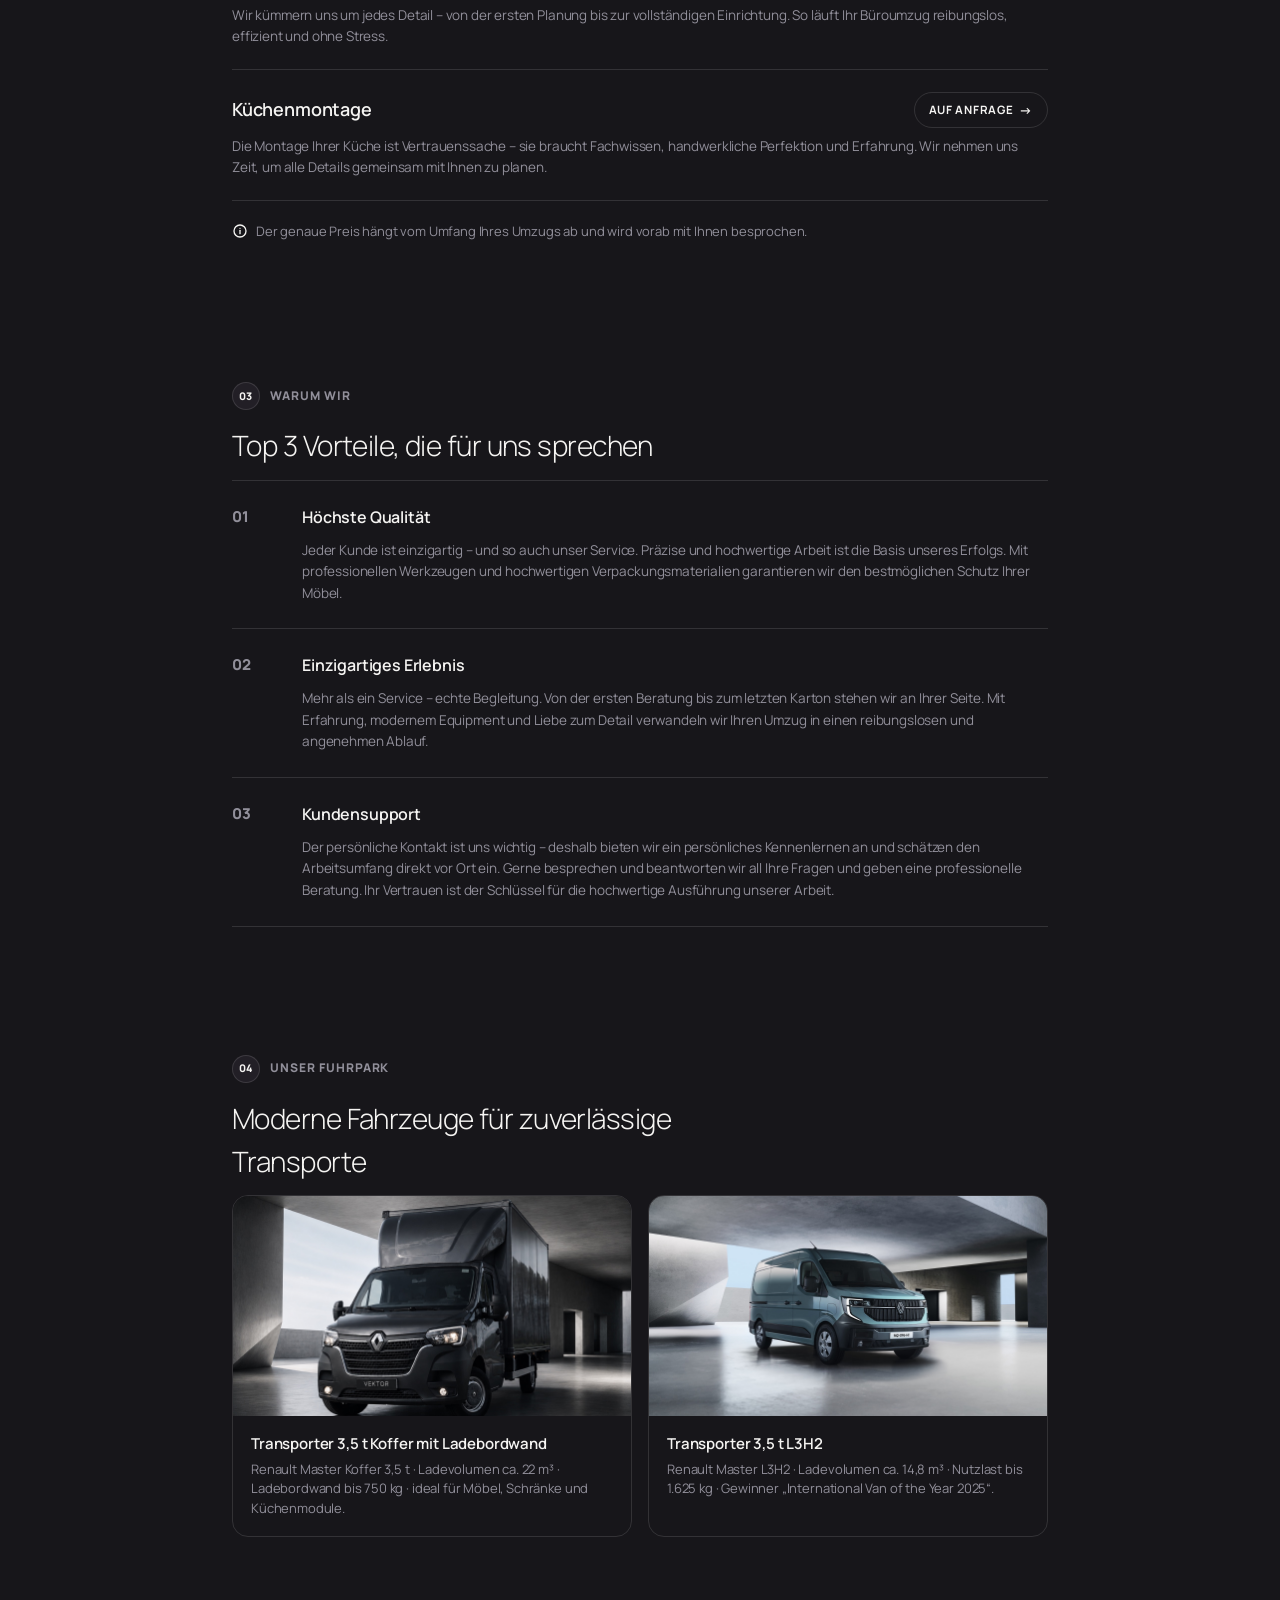
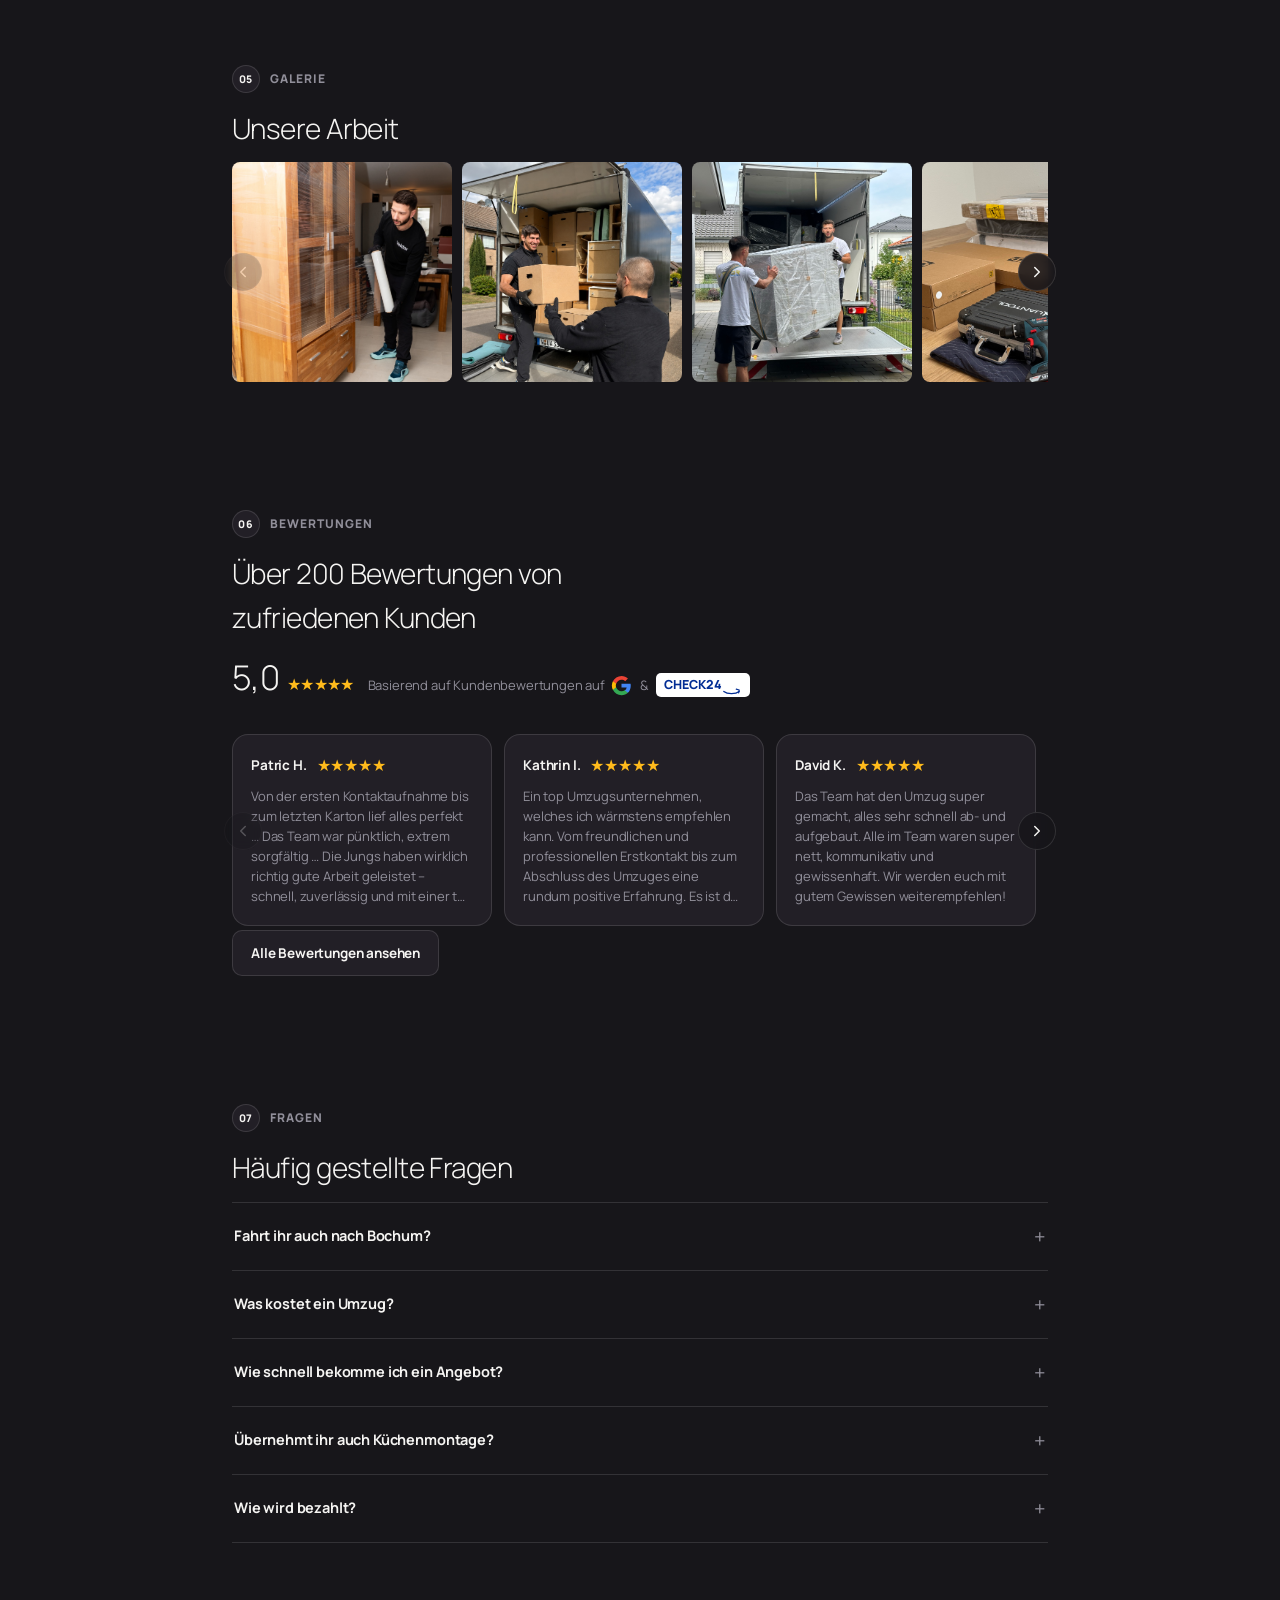
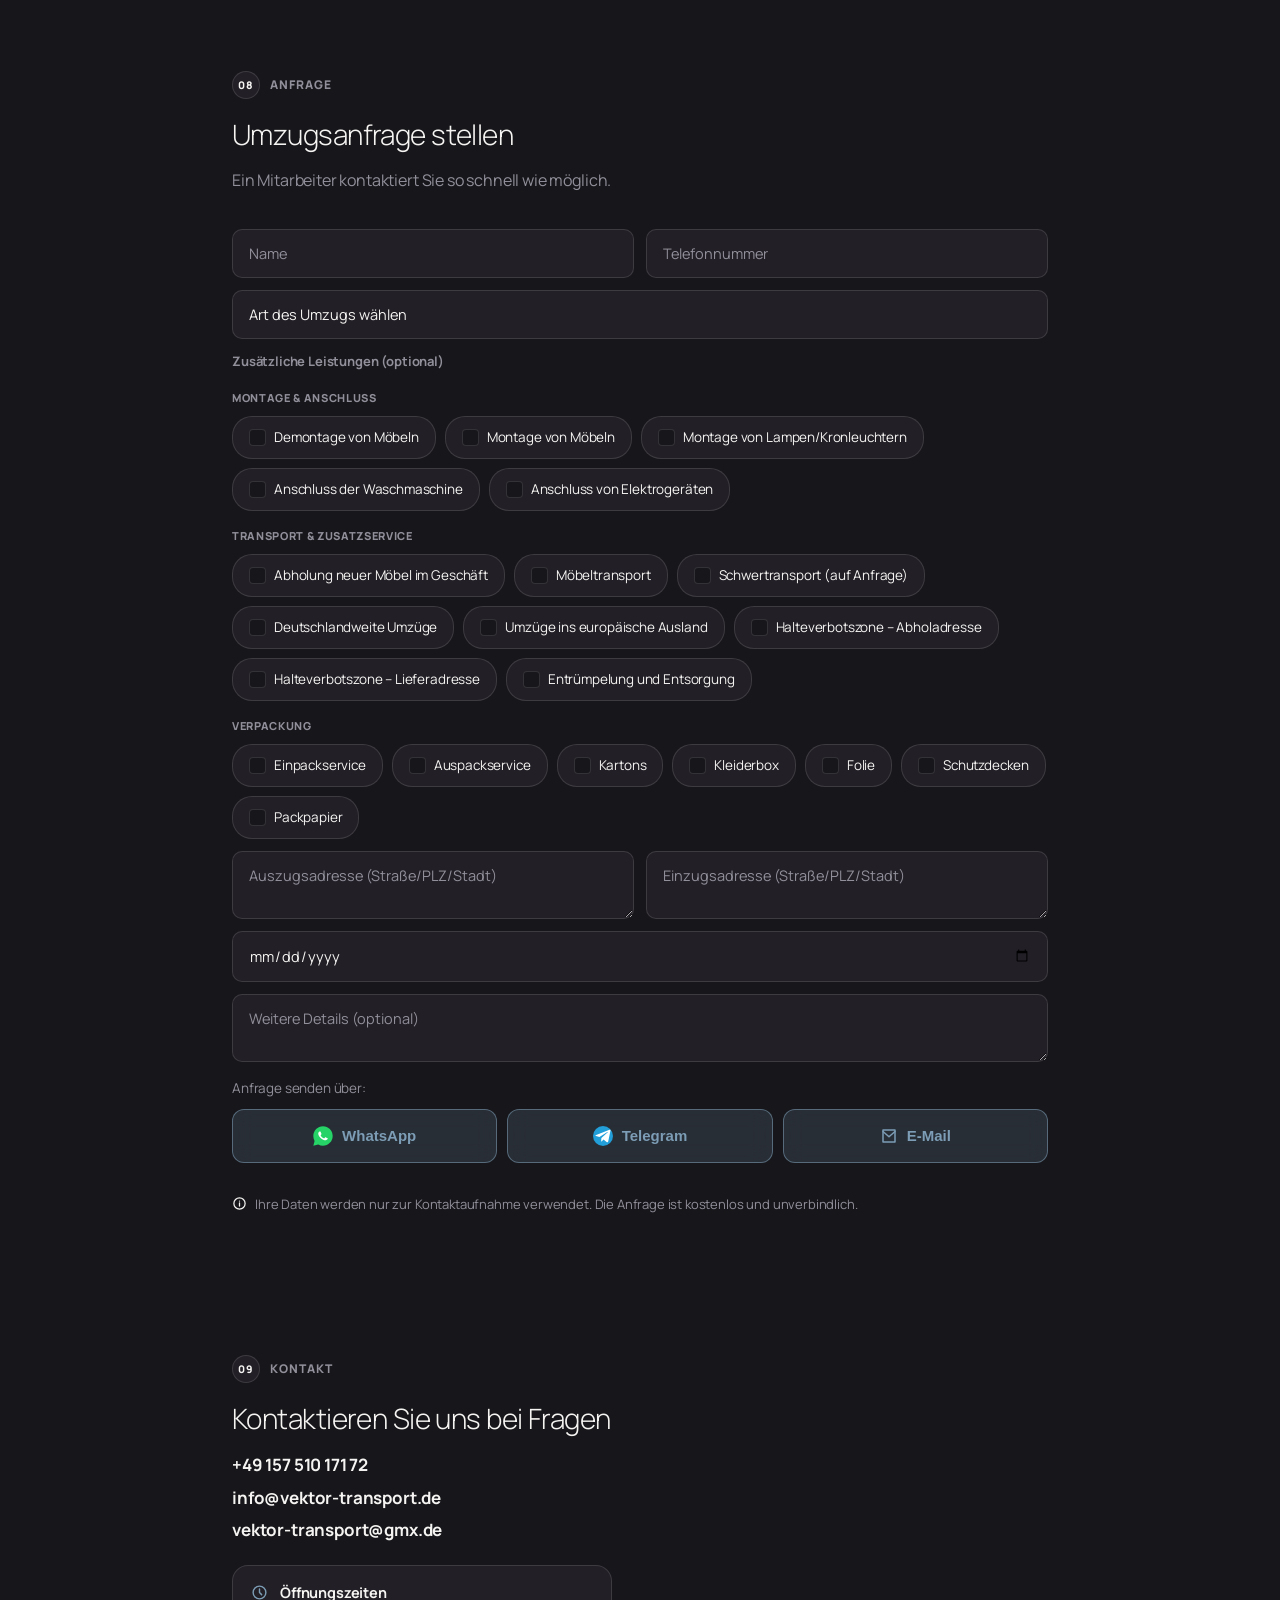
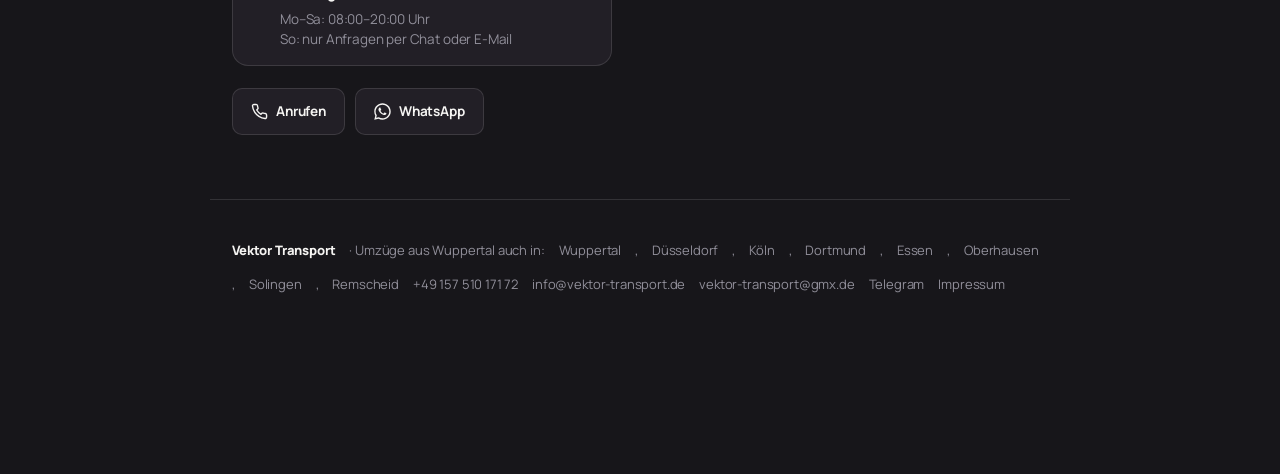
<file: umzug-bochum.html>
<!DOCTYPE html>
<html lang="de">
<head>
  <meta charset="UTF-8" />
  <meta name="viewport" content="width=device-width, initial-scale=1, viewport-fit=cover" />
  <title>Umzug nach Bochum · Vektor Transport aus Wuppertal</title>
  <meta name="description" content="Vektor Transport aus Wuppertal übernimmt Ihren Umzug nach Bochum (ca. 40 km) – Privat- und Firmenumzüge, Küchenmontage und Möbeltransport. Kostenloses Angebot anfragen." />
  <link rel="canonical" href="https://vektor-transport.de/umzug-bochum.html" />
  <meta name="theme-color" content="#1c1b1f" />
  <link rel="icon" type="image/png" href="media/logo.png" />
  <meta property="og:type" content="website" />
  <meta property="og:site_name" content="Vektor Transport" />
  <meta property="og:title" content="Umzug nach Bochum · Vektor Transport" />
  <meta property="og:description" content="Privat- und Firmenumzüge, Küchenmontage und Möbeltransport nach Bochum – aus Wuppertal, ca. 40 km entfernt." />
  <meta property="og:locale" content="de_DE" />
  <meta property="og:image" content="media/logo.png" />
  <link rel="preconnect" href="https://fonts.googleapis.com">
  <link rel="preconnect" href="https://fonts.gstatic.com" crossorigin>
  <link href="https://fonts.googleapis.com/css2?family=Manrope:wght@200;300;400;500;600;700;800&display=swap" rel="stylesheet">
  <link rel="stylesheet" href="style.css?v=46" />
  <script type="application/ld+json">
  {"@context":"https://schema.org","@graph":[
    {"@type":"MovingCompany","@id":"https://vektor-transport.de/#business","name":"Vektor Transport","telephone":"+49 157 510 171 72","priceRange":"€€","currenciesAccepted":"EUR","paymentAccepted":"Bar, Karte, Überweisung","areaServed":[{"@type":"City","name":"Wuppertal"},{"@type":"City","name":"Bochum"}],"address":{"@type":"PostalAddress","addressLocality":"Wuppertal","addressCountry":"DE"},"sameAs":["https://wa.me/4915751017172","https://t.me/VektorTransport"],"makesOffer":[
      {"@type":"Offer","itemOffered":{"@type":"Service","name":"Privatumzug"},"priceCurrency":"EUR","priceSpecification":{"@type":"PriceSpecification","minPrice":450,"priceCurrency":"EUR","valueAddedTaxIncluded":true}},
      {"@type":"Offer","itemOffered":{"@type":"Service","name":"Firmenumzug"},"priceCurrency":"EUR","priceSpecification":{"@type":"PriceSpecification","minPrice":650,"priceCurrency":"EUR","valueAddedTaxIncluded":true}},
      {"@type":"Offer","itemOffered":{"@type":"Service","name":"Küchenmontage"}}
    ]},
    {"@type":"WebSite","@id":"https://vektor-transport.de/#website","name":"Vektor Transport","url":"https://vektor-transport.de/","inLanguage":["de"]},
    {"@type":"FAQPage","mainEntity":[
      {"@type":"Question","name":"Fahrt ihr auch nach Bochum?","acceptedAnswer":{"@type":"Answer","text":"Ja, wir sind in Wuppertal ansässig und übernehmen regelmäßig Umzüge nach Bochum (ca. 40 km, ca. 35 Minuten Fahrzeit) sowie in die weitere Umgebung."}},
      {"@type":"Question","name":"Was kostet ein Umzug?","acceptedAnswer":{"@type":"Answer","text":"Privatumzüge starten ab 450 € (inkl. 19 % MwSt.), Firmenumzüge ab 650 € (inkl. 19 % MwSt.). Küchenmontage berechnen wir individuell auf Anfrage."}},
      {"@type":"Question","name":"Wie schnell bekomme ich ein Angebot?","acceptedAnswer":{"@type":"Answer","text":"In der Regel melden wir uns innerhalb weniger Stunden nach Ihrer Anfrage mit einem unverbindlichen Angebot."}},
      {"@type":"Question","name":"Übernehmt ihr auch Küchenmontage?","acceptedAnswer":{"@type":"Answer","text":"Ja, wir montieren und demontieren Küchen fachgerecht, inklusive Transport bei Bedarf."}},
      {"@type":"Question","name":"Wie wird bezahlt?","acceptedAnswer":{"@type":"Answer","text":"Bar, per Karte oder Überweisung – ganz wie es Ihnen passt."}}
    ]}
  ]}
  </script>
</head>
<body>

<header class="hdr" id="hdr">
    <a href="index.html#top" class="logo"><img class="logo__img" src="media/logo.png" alt="Vektor Transport" width="40" height="40" /><span>Vektor Transport</span></a>
    <nav class="nav" id="nav">
      <a href="#leistungen">Leistungen</a>
      <a href="#warum">Warum wir</a>
      <a href="#fuhrpark">Fuhrpark</a>
      <a href="#galerie">Galerie</a>
      <a href="#bewertungen">Bewertungen</a>
      <a href="#faq">FAQ</a>
      <a href="#kontakt">Kontakt</a>
      <a href="#anfrage" class="nav__cta">Angebot anfordern</a>
    </nav>
    <div class="hdr__right">
      <a class="hdr__call" href="tel:+4915751017172" aria-label="Anrufen">
        <svg viewBox="0 0 24 24" width="18" height="18" fill="none" stroke="currentColor" stroke-width="2" stroke-linecap="round" stroke-linejoin="round"><path d="M22 16.92v3a2 2 0 0 1-2.18 2 19.79 19.79 0 0 1-8.63-3.07 19.5 19.5 0 0 1-6-6 19.79 19.79 0 0 1-3.07-8.67A2 2 0 0 1 4.11 2h3a2 2 0 0 1 2 1.72c.13.96.36 1.9.7 2.81a2 2 0 0 1-.45 2.11L8.09 9.91a16 16 0 0 0 6 6l1.27-1.27a2 2 0 0 1 2.11-.45c.9.34 1.85.57 2.81.7A2 2 0 0 1 22 16.92z"/></svg>
      </a>
      <button class="burger" id="burger" aria-label="Menü" aria-expanded="false"><span></span><span></span><span></span></button>
    </div>
  </header>

  <main>
    <section class="hero" id="top">
      <div class="hero__grid">
        <div class="hero__text">
          <span class="kicker">
            <b class="kicker__title">
              <span class="kicker__word" id="kicker-vektor"><span class="kl">V</span><span class="kl">e</span><span class="kl">k</span><span class="kl">t</span><span class="kl">o</span><span class="kl">r</span></span>
              <span class="kicker__rest">Transport</span>
            </b>
          </span>
          <h1 class="hero__h">Umzug nach <em>Bochum</em><br>aus Wuppertal.</h1>
          <p class="hero__p">Privat- und Firmenumzüge, Möbeltransport und Küchenmontage – zuverlässig, ca. 40 km von Wuppertal entfernt.</p>
          <div class="hero__ctas">
            <a href="https://wa.me/4915751017172" target="_blank" rel="noopener" class="cta cta--wa">
              <svg viewBox="0 0 32 32" width="20" height="20"><path fill="#25D366" d="M16 .5C7.4.5.5 7.4.5 16c0 2.8.7 5.4 2 7.8L.5 31.5l7.9-2c2.3 1.2 4.8 1.9 7.6 1.9 8.6 0 15.5-6.9 15.5-15.5S24.6.5 16 .5z"/><path fill="#fff" d="M23 19.2c-.4-.2-2.3-1.1-2.6-1.3-.3-.1-.6-.2-.9.2-.3.4-1 1.3-1.2 1.5-.2.2-.4.3-.8.1-.4-.2-1.6-.6-3.1-1.9-1.1-1-1.9-2.3-2.1-2.7-.2-.4 0-.6.2-.8l.6-.7c.2-.2.3-.4.4-.6.1-.2 0-.5 0-.7-.1-.2-.9-2.1-1.2-2.9-.3-.8-.6-.7-.9-.7h-.7c-.2 0-.6.1-1 .5-.3.4-1.3 1.3-1.3 3.1s1.3 3.6 1.5 3.9c.2.3 2.6 4 6.3 5.6.9.4 1.6.6 2.1.8.9.3 1.7.2 2.3.1.7-.1 2.3-.9 2.6-1.8.3-.9.3-1.7.2-1.8-.1-.2-.3-.3-.7-.5z"/></svg>
              <span>WhatsApp</span>
            </a>
            <a href="https://t.me/VektorTransport" target="_blank" rel="noopener" class="cta cta--tg">
              <svg viewBox="0 0 24 24" width="20" height="20"><circle cx="12" cy="12" r="12" fill="#229ED9"/><path fill="#fff" d="M9.78 18.65l.28-4.23 7.68-6.92c.34-.31-.07-.46-.52-.19L7.74 13.3 3.64 12c-.88-.25-.89-.86.2-1.3l15.97-6.16c.73-.33 1.43.18 1.15 1.3l-2.72 12.81c-.19.91-.74 1.13-1.5.71l-4.14-3.05-2 1.93c-.23.23-.42.42-.83.42z"/></svg>
              <span>Telegram</span>
            </a>
          </div>
          <div class="trust">
            <a href="#bewertungen" class="trust-rate js-go"><span class="star">★</span> <b>5,0</b> · <span>Kundenbewertungen</span></a>
          </div>
        </div>
      </div>
      <a href="#leistungen" class="scroll-hint" aria-label="Mehr sehen">
        <svg viewBox="0 0 24 24" width="22" height="22" fill="none" stroke="currentColor" stroke-width="2" stroke-linecap="round" stroke-linejoin="round"><path d="M6 9l6 6 6-6"/></svg>
      </a>
    </section>

    <section class="sec reveal" id="region">
      <span class="eyebrow">Standort</span>
      <h2 class="h2">Umzüge nach Bochum – zuverlässig aus Wuppertal</h2>
      <p class="section-lead">Wir sind ein Umzugsunternehmen mit Sitz in Wuppertal und übernehmen regelmäßig Umzüge nach Bochum – ca. 40 km bzw. ca. 35 Minuten Fahrzeit entfernt.</p>
      <p>In Bochum und Umgebung begleiten wir Kunden bei Umzügen jeder Größe – vom Studierendenzimmer bis zum kompletten Hausstand, inklusive Möbelmontage und Verpackungsservice.</p>
    </section>

    <section class="sec reveal" id="leistungen">
      <span class="eyebrow">Leistungen</span>
      <h2 class="h2">Umzug mit Rundum-Service</h2>
      <p class="section-lead">Individuelle Beratung und ein persönliches Angebot für Ihren Umzug.</p>
      <div class="slist">
        <div class="scard">
          <div class="scard__t">Privatumzug</div>
          <div class="scard__price">
            <a href="#anfrage" class="scard__p js-go" data-service="Privatumzug">ab 450 €</a>
            <span class="scard__vat">inkl. 19 % MwSt.</span>
          </div>
          <div class="scard__d">Abhängig vom Umfang Ihres Umzugs setzen wir genau die richtige Anzahl an qualifizierten Fachkräften ein und gestalten einen komfortablen Prozess – individuell auf Ihre Bedürfnisse abgestimmt.</div>
        </div>
        <div class="scard">
          <div class="scard__t">Firmenumzug</div>
          <div class="scard__price">
            <a href="#anfrage" class="scard__p js-go" data-service="Firmenumzug">ab 650 €</a>
            <span class="scard__vat">inkl. 19 % MwSt.</span>
          </div>
          <div class="scard__d">Wir kümmern uns um jedes Detail – von der ersten Planung bis zur vollständigen Einrichtung. So läuft Ihr Büroumzug reibungslos, effizient und ohne Stress.</div>
        </div>
        <div class="scard">
          <div class="scard__t">Küchenmontage</div>
          <a href="#anfrage" class="scard__p js-go" data-service="Küchenmontage">auf Anfrage</a>
          <div class="scard__d">Die Montage Ihrer Küche ist Vertrauenssache – sie braucht Fachwissen, handwerkliche Perfektion und Erfahrung. Wir nehmen uns Zeit, um alle Details gemeinsam mit Ihnen zu planen.</div>
        </div>
      </div>
      <p class="note note--info">
        <svg class="note__ic" viewBox="0 0 24 24" width="16" height="16" fill="none" stroke="currentColor" stroke-width="2" stroke-linecap="round" stroke-linejoin="round" aria-hidden="true"><circle cx="12" cy="12" r="9"/><path d="M12 11v5"/><path d="M12 8h.01"/></svg>
        <span>Der genaue Preis hängt vom Umfang Ihres Umzugs ab und wird vorab mit Ihnen besprochen.</span>
      </p>
    </section>

    <section class="sec reveal" id="warum">
      <span class="eyebrow">Warum wir</span>
      <h2 class="h2">Top 3 Vorteile, die für uns sprechen</h2>
      <div class="why-grid">
        <div class="why-card">
          <div class="why-num">01</div>
          <div class="why-t">Höchste Qualität</div>
          <div class="why-d">Jeder Kunde ist einzigartig – und so auch unser Service. Präzise und hochwertige Arbeit ist die Basis unseres Erfolgs. Mit professionellen Werkzeugen und hochwertigen Verpackungsmaterialien garantieren wir den bestmöglichen Schutz Ihrer Möbel.</div>
        </div>
        <div class="why-card">
          <div class="why-num">02</div>
          <div class="why-t">Einzigartiges Erlebnis</div>
          <div class="why-d">Mehr als ein Service – echte Begleitung. Von der ersten Beratung bis zum letzten Karton stehen wir an Ihrer Seite. Mit Erfahrung, modernem Equipment und Liebe zum Detail verwandeln wir Ihren Umzug in einen reibungslosen und angenehmen Ablauf.</div>
        </div>
        <div class="why-card">
          <div class="why-num">03</div>
          <div class="why-t">Kundensupport</div>
          <div class="why-d">Der persönliche Kontakt ist uns wichtig – deshalb bieten wir ein persönliches Kennenlernen an und schätzen den Arbeitsumfang direkt vor Ort ein. Gerne besprechen und beantworten wir all Ihre Fragen und geben eine professionelle Beratung. Ihr Vertrauen ist der Schlüssel für die hochwertige Ausführung unserer Arbeit.</div>
        </div>
      </div>
    </section>

    <section class="sec reveal" id="fuhrpark">
      <span class="eyebrow">Unser Fuhrpark</span>
      <h2 class="h2">Moderne Fahrzeuge für zuverlässige Transporte</h2>
      <div class="fleet-grid">
        <div class="fleet-card">
          <div class="fleet-card__visual">
            <img src="media/van-koffer.jpg" alt="Renault Master Koffer 3,5 t mit Ladebordwand – Vektor Transport" loading="lazy" />
          </div>
          <div class="fleet-t">Transporter 3,5 t Koffer mit Ladebordwand</div>
          <div class="fleet-d">Renault Master Koffer 3,5 t · Ladevolumen ca. 22 m³ · Ladebordwand bis 750 kg · ideal für Möbel, Schränke und Küchenmodule.</div>
        </div>
        <div class="fleet-card">
          <div class="fleet-card__visual">
            <img src="media/van-l3h2.jpg" alt="Renault Master L3H2 – Vektor Transport" loading="lazy" />
          </div>
          <div class="fleet-t">Transporter 3,5 t L3H2</div>
          <div class="fleet-d">Renault Master L3H2 · Ladevolumen ca. 14,8 m³ · Nutzlast bis 1.625 kg · Gewinner „International Van of the Year 2025“.</div>
        </div>
      </div>
    </section>

    <section class="sec reveal" id="galerie">
      <span class="eyebrow">Galerie</span>
      <h2 class="h2">Unsere Arbeit</h2>
      <div class="carousel">
        <button class="carousel__arrow carousel__arrow--prev" id="feed-prev" aria-label="Zurück">
          <svg viewBox="0 0 24 24" width="18" height="18" fill="none" stroke="currentColor" stroke-width="2" stroke-linecap="round" stroke-linejoin="round"><path d="M15 18l-6-6 6-6"/></svg>
        </button>
        <div class="feed" id="feed">
          <img src="media/work-7.jpg?v=1" alt="Vektor Transport – Möbelschutz" loading="lazy" />
          <img src="media/work-6.jpg?v=1" alt="Vektor Transport – Beladung" loading="lazy" />
          <img src="media/work-1.jpg?v=3" alt="Vektor Transport – Möbeltransport" loading="lazy" />
          <img src="media/work-2.jpg?v=2" alt="Vektor Transport – Möbelmontage" loading="lazy" />
          <img src="media/work-3.jpg?v=3" alt="Vektor Transport – Umzugswagen" loading="lazy" />
          <img src="media/work-4.jpg?v=1" alt="Vektor Transport – Anlieferung" loading="lazy" />
          <img src="media/work-5.jpg?v=1" alt="Vektor Transport – Kühlschranktransport" loading="lazy" />
        </div>
        <button class="carousel__arrow carousel__arrow--next" id="feed-next" aria-label="Weiter">
          <svg viewBox="0 0 24 24" width="18" height="18" fill="none" stroke="currentColor" stroke-width="2" stroke-linecap="round" stroke-linejoin="round"><path d="M9 18l6-6-6-6"/></svg>
        </button>
      </div>
    </section>

    <section class="sec reveal" id="bewertungen">
      <span class="eyebrow">Bewertungen</span>
      <h2 class="h2">Über 200 Bewertungen von zufriedenen Kunden</h2>
      <div class="rev-head">
        <div class="rev-score"><span>5,0</span><span class="rev-stars">★★★★★</span></div>
        <div class="rev-meta">
          <span>Basierend auf Kundenbewertungen auf</span>
          <span class="brand-row">
            <svg class="brand-google" viewBox="0 0 24 24" width="21" height="21" aria-label="Google"><path fill="#4285F4" d="M22.56 12.25c0-.78-.07-1.53-.2-2.25H12v4.26h5.92a5.06 5.06 0 0 1-2.2 3.32v2.77h3.57c2.08-1.92 3.27-4.74 3.27-8.1z"/><path fill="#34A853" d="M12 23c2.97 0 5.46-.98 7.28-2.66l-3.57-2.77c-.98.66-2.23 1.06-3.71 1.06-2.86 0-5.29-1.93-6.16-4.53H2.18v2.84A11 11 0 0 0 12 23z"/><path fill="#FBBC05" d="M5.84 14.1a6.6 6.6 0 0 1 0-4.2V7.06H2.18a11 11 0 0 0 0 9.88l3.66-2.84z"/><path fill="#EA4335" d="M12 5.38c1.62 0 3.06.56 4.21 1.64l3.15-3.15C17.45 2.09 14.97 1 12 1 7.7 1 3.99 3.47 2.18 7.06l3.66 2.84C6.71 7.31 9.14 5.38 12 5.38z"/></svg>
            <span class="brand-sep">&amp;</span>
            <span class="brand-check24-badge">
              <svg class="brand-check24" viewBox="0 0 130 32" width="78" height="19" aria-label="Check24"><text x="0" y="22" font-family="Manrope, sans-serif" font-weight="800" font-size="21" fill="#022D94">CHECK24</text><path d="M100 26c6 5 20 5 26 0" fill="none" stroke="#022D94" stroke-width="2" stroke-linecap="round"/><path d="M121 22l5 1.5-1 5" fill="none" stroke="#022D94" stroke-width="2" stroke-linecap="round" stroke-linejoin="round"/></svg>
            </span>
          </span>
        </div>
      </div>
      <div class="carousel">
        <button class="carousel__arrow carousel__arrow--prev" id="rev-prev" aria-label="Zurück">
          <svg viewBox="0 0 24 24" width="18" height="18" fill="none" stroke="currentColor" stroke-width="2" stroke-linecap="round" stroke-linejoin="round"><path d="M15 18l-6-6 6-6"/></svg>
        </button>
        <div class="reviews" id="reviews-list">
        <div class="review">
          <div class="review__head"><b>Patric H.</b><span class="rev-stars">★★★★★</span></div>
          <p>Von der ersten Kontaktaufnahme bis zum letzten Karton lief alles perfekt … Das Team war pünktlich, extrem sorgfältig … Die Jungs haben wirklich richtig gute Arbeit geleistet – schnell, zuverlässig und mit einer top Organisation. Preis-Leistung ist absolut fair.</p>
        </div>
        <div class="review">
          <div class="review__head"><b>Kathrin I.</b><span class="rev-stars">★★★★★</span></div>
          <p>Ein top Umzugsunternehmen, welches ich wärmstens empfehlen kann. Vom freundlichen und professionellen Erstkontakt bis zum Abschluss des Umzuges eine rundum positive Erfahrung. Es ist der allererste Umzug, bei dem wirklich überhaupt nichts kaputt gegangen ist – es wurde sogar noch eine vorher defekte Pax-Schublade repariert. Vielen Dank nochmal!</p>
        </div>
        <div class="review">
          <div class="review__head"><b>David K.</b><span class="rev-stars">★★★★★</span></div>
          <p>Das Team hat den Umzug super gemacht, alles sehr schnell ab- und aufgebaut. Alle im Team waren super nett, kommunikativ und gewissenhaft. Wir werden euch mit gutem Gewissen weiterempfehlen!</p>
        </div>
        <div class="review">
          <div class="review__head"><b>Weronika S.</b><span class="rev-stars">★★★★★</span></div>
          <p>Top Umzugsunternehmen! Die Kommunikation war schnell und zuverlässig, das Team professionell und sorgfältig. Der gesamte Ablauf war einfach und reibungslos. Absolut empfehlenswert!</p>
        </div>
        <div class="review">
          <div class="review__head"><b>Caio A.</b><span class="rev-stars">★★★★★</span></div>
          <p>Wir sind sehr zufrieden mit Vektor Transport. Der Service war sehr schnell und professionell, zu einem guten Preis. Die Mitarbeiter sind alle sehr freundlich und hilfsbereit. Wir können ihren Service auf jeden Fall weiterempfehlen.</p>
        </div>
        <div class="review">
          <div class="review__head"><b>Jennifer J.</b><span class="rev-stars">★★★★★</span></div>
          <p>Das Unternehmen sowie die Mitarbeiter sind super freundlich, strukturiert und verlässlich. Die Arbeit war nicht nur schnell, sondern auch sauber erledigt. Herzlichen Dank für eure tolle Arbeit!</p>
        </div>
        <div class="review">
          <div class="review__head"><b>Kristina P.</b><span class="rev-stars">★★★★★</span></div>
          <p>Sehr netter und zuverlässiger Kontakt. Reibungsloser Umzug. Pünktlich und zuverlässig vor Ort. Alle Möbel wurden entsprechend geschützt und verpackt. Kann ich nur empfehlen und würde jederzeit wieder beauftragen.</p>
        </div>
        <div class="review">
          <div class="review__head"><b>Timo K.</b><span class="rev-stars">★★★★★</span></div>
          <p>Super freundliches und professionelles Team, sehr sorgfältige Arbeit. Küche wurde perfekt an die neuen Platzverhältnisse angepasst.</p>
        </div>
        </div>
        <button class="carousel__arrow carousel__arrow--next" id="rev-next" aria-label="Weiter">
          <svg viewBox="0 0 24 24" width="18" height="18" fill="none" stroke="currentColor" stroke-width="2" stroke-linecap="round" stroke-linejoin="round"><path d="M9 18l6-6-6-6"/></svg>
        </button>
      </div>
      <a class="btn-ghost" id="rev-link" href="https://maps.app.goo.gl/x3Mh6PCi1fQFDinu8" target="_blank" rel="noopener">Alle Bewertungen ansehen</a>
    </section>

    <section class="sec reveal" id="faq">
      <span class="eyebrow">Fragen</span>
      <h2 class="h2">Häufig gestellte Fragen</h2>
      <div class="faq-list" id="faq-list">
        <div class="faq-item"><div class="faq-q"><span>Fahrt ihr auch nach Bochum?</span></div><div class="faq-a"><p>Ja, wir sind in Wuppertal ansässig und übernehmen regelmäßig Umzüge nach Bochum (ca. 40 km, ca. 35 Minuten Fahrzeit) sowie in die weitere Umgebung.</p></div></div>
        <div class="faq-item"><div class="faq-q"><span>Was kostet ein Umzug?</span></div><div class="faq-a"><p>Privatumzüge starten ab 450 € (inkl. 19 % MwSt.), Firmenumzüge ab 650 € (inkl. 19 % MwSt.). Küchenmontage berechnen wir individuell auf Anfrage. Der genaue Preis hängt vom Umfang ab und wird vorab besprochen.</p></div></div>
        <div class="faq-item"><div class="faq-q"><span>Wie schnell bekomme ich ein Angebot?</span></div><div class="faq-a"><p>In der Regel melden wir uns innerhalb weniger Stunden nach Ihrer Anfrage mit einem unverbindlichen Angebot.</p></div></div>
        <div class="faq-item"><div class="faq-q"><span>Übernehmt ihr auch Küchenmontage?</span></div><div class="faq-a"><p>Ja, wir montieren und demontieren Küchen fachgerecht, inklusive Transport bei Bedarf.</p></div></div>
        <div class="faq-item"><div class="faq-q"><span>Wie wird bezahlt?</span></div><div class="faq-a"><p>Bar, per Karte oder Überweisung – ganz wie es Ihnen passt.</p></div></div>
      </div>
    </section>

    <section class="sec reveal" id="anfrage">
      <span class="eyebrow">Anfrage</span>
      <h2 class="h2">Umzugsanfrage stellen</h2>
      <p class="section-lead">Ein Mitarbeiter kontaktiert Sie so schnell wie möglich.</p>
      <form class="req-form" id="req-form">
        <div class="req-row">
          <input class="field" type="text" name="name" placeholder="Name" required />
          <input class="field" type="tel" name="phone" placeholder="Telefonnummer" required />
        </div>
        <select class="field select" name="service" required>
          <option value="">Art des Umzugs wählen</option>
          <option value="Privatumzug">Privatumzug</option>
          <option value="Firmenumzug">Firmenumzug</option>
          <option value="Küchenmontage">Küchenmontage</option>
          <option value="Sonstiges">Sonstiges</option>
        </select>

        <div class="req-extras">
          <span class="req-extras__label">Zusätzliche Leistungen (optional)</span>

          <span class="req-extras__group">Montage &amp; Anschluss</span>
          <div class="extras-grid">
            <label class="extra-chip">
              <input type="checkbox" name="extras" value="Demontage von Möbeln" />
              <span>Demontage von Möbeln</span>
            </label>
            <label class="extra-chip">
              <input type="checkbox" name="extras" value="Montage von Möbeln" />
              <span>Montage von Möbeln</span>
            </label>
            <label class="extra-chip" id="lamp-chip">
              <input type="checkbox" name="extras" value="Montage von Lampen/Kronleuchtern" id="lamp-check" />
              <span>Montage von Lampen/Kronleuchtern</span>
            </label>
            <label class="extra-chip">
              <input type="checkbox" name="extras" value="Anschluss der Waschmaschine" />
              <span>Anschluss der Waschmaschine</span>
            </label>
            <label class="extra-chip">
              <input type="checkbox" name="extras" value="Anschluss von Elektrogeräten" />
              <span>Anschluss von Elektrogeräten</span>
            </label>
          </div>
          <div class="extra-qty is-hidden" id="lamp-qty-row">
            <span class="extra-qty__label">Anzahl Lampen/Kronleuchter</span>
            <input class="field extra-qty__input" type="number" name="lamp_qty" min="1" max="20" value="1" />
          </div>

          <span class="req-extras__group">Transport &amp; Zusatzservice</span>
          <div class="extras-grid">
            <label class="extra-chip">
              <input type="checkbox" name="extras" value="Möbelabholung im Geschäft" />
              <span>Abholung neuer Möbel im Geschäft</span>
            </label>
            <label class="extra-chip">
              <input type="checkbox" name="extras" value="Möbeltransport" />
              <span>Möbeltransport</span>
            </label>
            <label class="extra-chip">
              <input type="checkbox" name="extras" value="Schwertransport" />
              <span>Schwertransport (auf Anfrage)</span>
            </label>
            <label class="extra-chip">
              <input type="checkbox" name="extras" value="Deutschlandweite Umzüge" />
              <span>Deutschlandweite Umzüge</span>
            </label>
            <label class="extra-chip">
              <input type="checkbox" name="extras" value="Umzüge ins europäische Ausland" />
              <span>Umzüge ins europäische Ausland</span>
            </label>
            <label class="extra-chip">
              <input type="checkbox" name="extras" value="Halteverbotszone Abholadresse" />
              <span>Halteverbotszone – Abholadresse</span>
            </label>
            <label class="extra-chip">
              <input type="checkbox" name="extras" value="Halteverbotszone Lieferadresse" />
              <span>Halteverbotszone – Lieferadresse</span>
            </label>
            <label class="extra-chip">
              <input type="checkbox" name="extras" value="Entrümpelung und Entsorgung" />
              <span>Entrümpelung und Entsorgung</span>
            </label>
          </div>

          <span class="req-extras__group">Verpackung</span>
          <div class="extras-grid">
            <label class="extra-chip">
              <input type="checkbox" name="extras" value="Einpackservice" />
              <span>Einpackservice</span>
            </label>
            <label class="extra-chip">
              <input type="checkbox" name="extras" value="Auspackservice" />
              <span>Auspackservice</span>
            </label>
            <label class="extra-chip" id="kartons-chip">
              <input type="checkbox" name="extras" value="Kartons" id="kartons-check" />
              <span>Kartons</span>
            </label>
            <label class="extra-chip" id="kleiderbox-chip">
              <input type="checkbox" name="extras" value="Kleiderbox" id="kleiderbox-check" />
              <span>Kleiderbox</span>
            </label>
            <label class="extra-chip">
              <input type="checkbox" name="extras" value="Folie" />
              <span>Folie</span>
            </label>
            <label class="extra-chip">
              <input type="checkbox" name="extras" value="Schutzdecken" />
              <span>Schutzdecken</span>
            </label>
            <label class="extra-chip">
              <input type="checkbox" name="extras" value="Packpapier" />
              <span>Packpapier</span>
            </label>
          </div>
          <div class="extra-qty is-hidden" id="kartons-qty-row">
            <span class="extra-qty__label">Anzahl Kartons</span>
            <input class="field extra-qty__input" type="number" name="kartons_qty" min="1" max="200" value="10" />
          </div>
          <div class="extra-qty is-hidden" id="kleiderbox-qty-row">
            <span class="extra-qty__label">Anzahl Kleiderboxen</span>
            <input class="field extra-qty__input" type="number" name="kleiderbox_qty" min="1" max="50" value="1" />
          </div>
          </div>
        </div>

        <div class="req-row">
          <textarea class="field" name="from" rows="2" placeholder="Auszugsadresse (Straße/PLZ/Stadt)"></textarea>
          <textarea class="field" name="to" rows="2" placeholder="Einzugsadresse (Straße/PLZ/Stadt)"></textarea>
        </div>
        <input class="field" type="date" name="date" />
        <textarea class="field" name="comment" rows="2" placeholder="Weitere Details (optional)"></textarea>
        <div class="req-send">
          <span class="req-send__label">Anfrage senden über:</span>
          <div class="req-send__row">
            <button type="button" class="cta cta--wa" data-channel="whatsapp">
              <svg viewBox="0 0 32 32" width="20" height="20"><path fill="#25D366" d="M16 .5C7.4.5.5 7.4.5 16c0 2.8.7 5.4 2 7.8L.5 31.5l7.9-2c2.3 1.2 4.8 1.9 7.6 1.9 8.6 0 15.5-6.9 15.5-15.5S24.6.5 16 .5z"/><path fill="#fff" d="M23 19.2c-.4-.2-2.3-1.1-2.6-1.3-.3-.1-.6-.2-.9.2-.3.4-1 1.3-1.2 1.5-.2.2-.4.3-.8.1-.4-.2-1.6-.6-3.1-1.9-1.1-1-1.9-2.3-2.1-2.7-.2-.4 0-.6.2-.8l.6-.7c.2-.2.3-.4.4-.6.1-.2 0-.5 0-.7-.1-.2-.9-2.1-1.2-2.9-.3-.8-.6-.7-.9-.7h-.7c-.2 0-.6.1-1 .5-.3.4-1.3 1.3-1.3 3.1s1.3 3.6 1.5 3.9c.2.3 2.6 4 6.3 5.6.9.4 1.6.6 2.1.8.9.3 1.7.2 2.3.1.7-.1 2.3-.9 2.6-1.8.3-.9.3-1.7.2-1.8-.1-.2-.3-.3-.7-.5z"/></svg>
              <span>WhatsApp</span>
            </button>
            <button type="button" class="cta cta--tg" data-channel="telegram">
              <svg viewBox="0 0 24 24" width="20" height="20"><circle cx="12" cy="12" r="12" fill="#229ED9"/><path fill="#fff" d="M9.78 18.65l.28-4.23 7.68-6.92c.34-.31-.07-.46-.52-.19L7.74 13.3 3.64 12c-.88-.25-.89-.86.2-1.3l15.97-6.16c.73-.33 1.43.18 1.15 1.3l-2.72 12.81c-.19.91-.74 1.13-1.5.71l-4.14-3.05-2 1.93c-.23.23-.42.42-.83.42z"/></svg>
              <span>Telegram</span>
            </button>
            <button type="button" class="cta cta--mail" data-channel="email">
              <svg viewBox="0 0 24 24" width="18" height="18" fill="none" stroke="currentColor" stroke-width="2" stroke-linecap="round" stroke-linejoin="round" aria-hidden="true"><path d="M4 4h16v16H4z"/><path d="M4 6l8 7 8-7"/></svg>
              <span>E-Mail</span>
            </button>
          </div>
        </div>
        <p class="err is-hidden" id="req-error"></p>
        <p class="reassure reassure--info">
          <svg class="note__ic" viewBox="0 0 24 24" width="15" height="15" fill="none" stroke="currentColor" stroke-width="2" stroke-linecap="round" stroke-linejoin="round" aria-hidden="true"><circle cx="12" cy="12" r="9"/><path d="M12 11v5"/><path d="M12 8h.01"/></svg>
          <span>Ihre Daten werden nur zur Kontaktaufnahme verwendet. Die Anfrage ist kostenlos und unverbindlich.</span>
        </p>
      </form>
      <div class="done is-hidden" id="req-done">
        <div class="done__ring"><svg viewBox="0 0 24 24" width="34" height="34" fill="none" stroke="currentColor" stroke-width="2.5" stroke-linecap="round" stroke-linejoin="round"><path d="M20 6L9 17l-5-5"/></svg></div>
        <h3>Vielen Dank!</h3>
        <p>Ihre Anfrage wurde erfolgreich gesendet. Wir melden uns kurzfristig bei Ihnen.</p>
      </div>
    </section>

    <section class="sec reveal" id="kontakt">
      <span class="eyebrow">Kontakt</span>
      <h2 class="h2">Kontaktieren Sie uns bei Fragen</h2>
      <div class="contact-block">
        <a href="tel:+4915751017172">+49 157 510 171 72</a>
        <a href="mailto:info@vektor-transport.de">info@vektor-transport.de</a>
        <a href="mailto:vektor-transport@gmx.de">vektor-transport@gmx.de</a>
      </div>
      <div class="hours-block">
        <svg viewBox="0 0 24 24" width="17" height="17" fill="none" stroke="currentColor" stroke-width="2" stroke-linecap="round" stroke-linejoin="round" aria-hidden="true"><circle cx="12" cy="12" r="9"/><path d="M12 7v5l3 3"/></svg>
        <div>
          <span class="hours-block__t">Öffnungszeiten</span>
          <span class="hours-block__d">Mo–Sa: 08:00–20:00 Uhr</span>
          <span class="hours-block__d">So: nur Anfragen per Chat oder E-Mail</span>
        </div>
      </div>
      <div class="loc-actions">
        <a class="btn-ghost" href="tel:+4915751017172">
          <svg viewBox="0 0 24 24" width="17" height="17" fill="none" stroke="currentColor" stroke-width="2" stroke-linecap="round" stroke-linejoin="round" aria-hidden="true"><path d="M22 16.92v3a2 2 0 0 1-2.18 2 19.79 19.79 0 0 1-8.63-3.07 19.5 19.5 0 0 1-6-6 19.79 19.79 0 0 1-3.07-8.67A2 2 0 0 1 4.11 2h3a2 2 0 0 1 2 1.72c.13.96.36 1.9.7 2.81a2 2 0 0 1-.45 2.11L8.09 9.91a16 16 0 0 0 6 6l1.27-1.27a2 2 0 0 1 2.11-.45c.9.34 1.85.57 2.81.7A2 2 0 0 1 22 16.92z"/></svg>
          <span>Anrufen</span>
        </a>
        <a class="btn-ghost" href="https://wa.me/4915751017172" target="_blank" rel="noopener">
          <svg viewBox="0 0 32 32" width="17" height="17" fill="currentColor"><path d="M16 .5C7.4.5.5 7.4.5 16c0 2.8.7 5.4 2 7.8L.5 31.5l7.9-2c2.3 1.2 4.8 1.9 7.6 1.9 8.6 0 15.5-6.9 15.5-15.5S24.6.5 16 .5zm0 28.3c-2.5 0-4.8-.7-6.8-1.8l-.5-.3-4.7 1.2 1.3-4.6-.3-.5a12.7 12.7 0 0 1-2-6.8C3.2 8.9 8.9 3.2 16 3.2S28.8 8.9 28.8 16 23.1 28.8 16 28.8zm7-9.6c-.4-.2-2.3-1.1-2.6-1.3-.3-.1-.6-.2-.9.2-.3.4-1 1.3-1.2 1.5-.2.2-.4.3-.8.1-.4-.2-1.6-.6-3.1-1.9-1.1-1-1.9-2.3-2.1-2.7-.2-.4 0-.6.2-.8l.6-.7c.2-.2.3-.4.4-.6.1-.2 0-.5 0-.7-.1-.2-.9-2.1-1.2-2.9-.3-.8-.6-.7-.9-.7h-.7c-.2 0-.6.1-1 .5-.3.4-1.3 1.3-1.3 3.1s1.3 3.6 1.5 3.9c.2.3 2.6 4 6.3 5.6.9.4 1.6.6 2.1.8.9.3 1.7.2 2.3.1.7-.1 2.3-.9 2.6-1.8.3-.9.3-1.7.2-1.8-.1-.2-.3-.3-.7-.5z"/></svg>
          <span>WhatsApp</span>
        </a>
      </div>
    </section>
  </main>

  <footer class="foot">
    <span class="foot__b">Vektor Transport</span> · Umzüge aus Wuppertal auch in: <a href="umzug-wuppertal.html">Wuppertal</a>, <a href="umzug-duesseldorf.html">Düsseldorf</a>, <a href="umzug-koeln.html">Köln</a>, <a href="umzug-dortmund.html">Dortmund</a>, <a href="umzug-essen.html">Essen</a>, <a href="umzug-oberhausen.html">Oberhausen</a>, <a href="umzug-solingen.html">Solingen</a>, <a href="umzug-remscheid.html">Remscheid</a>
    <a href="tel:+4915751017172">+49 157 510 171 72</a>
    <a href="mailto:info@vektor-transport.de">info@vektor-transport.de</a>
    <a href="mailto:vektor-transport@gmx.de">vektor-transport@gmx.de</a>
    <a href="https://t.me/VektorTransport" target="_blank" rel="noopener">Telegram</a>
    <a href="impressum.html">Impressum</a>
  </footer>

  <a href="#anfrage" class="cta sticky-cta js-go" id="sticky-cta">Angebot anfordern</a>

  <button class="to-top" id="to-top" aria-label="Nach oben">
    <svg viewBox="0 0 24 24" width="24" height="24" fill="none" stroke="currentColor" stroke-width="2" stroke-linecap="round" stroke-linejoin="round"><path d="M6 15l6-6 6 6"/></svg>
  </button>

  <div class="fab" id="fab">
    <div class="fab__menu" id="fab-menu">
      <a class="fab__opt fab__opt--call" href="tel:+4915751017172">
        <svg viewBox="0 0 24 24" width="18" height="18" fill="none" stroke="currentColor" stroke-width="2" stroke-linecap="round" stroke-linejoin="round"><path d="M22 16.92v3a2 2 0 0 1-2.18 2 19.79 19.79 0 0 1-8.63-3.07 19.5 19.5 0 0 1-6-6 19.79 19.79 0 0 1-3.07-8.67A2 2 0 0 1 4.11 2h3a2 2 0 0 1 2 1.72c.13.96.36 1.9.7 2.81a2 2 0 0 1-.45 2.11L8.09 9.91a16 16 0 0 0 6 6l1.27-1.27a2 2 0 0 1 2.11-.45c.9.34 1.85.57 2.81.7A2 2 0 0 1 22 16.92z"/></svg>
        <span>Anrufen</span>
      </a>
      <a class="fab__opt fab__opt--wa" target="_blank" rel="noopener" href="https://wa.me/4915751017172">
        <svg viewBox="0 0 32 32" width="18" height="18" fill="currentColor"><path d="M16 .5C7.4.5.5 7.4.5 16c0 2.8.7 5.4 2 7.8L.5 31.5l7.9-2c2.3 1.2 4.8 1.9 7.6 1.9 8.6 0 15.5-6.9 15.5-15.5S24.6.5 16 .5zm0 28.3c-2.5 0-4.8-.7-6.8-1.8l-.5-.3-4.7 1.2 1.3-4.6-.3-.5a12.7 12.7 0 0 1-2-6.8C3.2 8.9 8.9 3.2 16 3.2S28.8 8.9 28.8 16 23.1 28.8 16 28.8zm7-9.6c-.4-.2-2.3-1.1-2.6-1.3-.3-.1-.6-.2-.9.2-.3.4-1 1.3-1.2 1.5-.2.2-.4.3-.8.1-.4-.2-1.6-.6-3.1-1.9-1.1-1-1.9-2.3-2.1-2.7-.2-.4 0-.6.2-.8l.6-.7c.2-.2.3-.4.4-.6.1-.2 0-.5 0-.7-.1-.2-.9-2.1-1.2-2.9-.3-.8-.6-.7-.9-.7h-.7c-.2 0-.6.1-1 .5-.3.4-1.3 1.3-1.3 3.1s1.3 3.6 1.5 3.9c.2.3 2.6 4 6.3 5.6.9.4 1.6.6 2.1.8.9.3 1.7.2 2.3.1.7-.1 2.3-.9 2.6-1.8.3-.9.3-1.7.2-1.8-.1-.2-.3-.3-.7-.5z"/></svg>
        <span>Nachricht schreiben</span>
      </a>
      <a class="fab__opt fab__opt--tg" target="_blank" rel="noopener" href="https://t.me/VektorTransport">
        <svg viewBox="0 0 24 24" width="18" height="18" fill="currentColor"><path d="M9.78 18.65l.28-4.23 7.68-6.92c.34-.31-.07-.46-.52-.19L7.74 13.3 3.64 12c-.88-.25-.89-.86.2-1.3l15.97-6.16c.73-.33 1.43.18 1.15 1.3l-2.72 12.81c-.19.91-.74 1.13-1.5.71l-4.14-3.05-2 1.93c-.23.23-.42.42-.83.42z"/></svg>
        <span>Telegram</span>
      </a>
    </div>
    <button class="fab__btn" id="fab-btn" aria-label="Kontakt" aria-expanded="false">
      <svg class="fab__ico-chat" viewBox="0 0 32 32" width="30" height="30" fill="currentColor"><path d="M16 .5C7.4.5.5 7.4.5 16c0 2.8.7 5.4 2 7.8L.5 31.5l7.9-2c2.3 1.2 4.8 1.9 7.6 1.9 8.6 0 15.5-6.9 15.5-15.5S24.6.5 16 .5zm0 28.3c-2.5 0-4.8-.7-6.8-1.8l-.5-.3-4.7 1.2 1.3-4.6-.3-.5a12.7 12.7 0 0 1-2-6.8C3.2 8.9 8.9 3.2 16 3.2S28.8 8.9 28.8 16 23.1 28.8 16 28.8zm7-9.6c-.4-.2-2.3-1.1-2.6-1.3-.3-.1-.6-.2-.9.2-.3.4-1 1.3-1.2 1.5-.2.2-.4.3-.8.1-.4-.2-1.6-.6-3.1-1.9-1.1-1-1.9-2.3-2.1-2.7-.2-.4 0-.6.2-.8l.6-.7c.2-.2.3-.4.4-.6.1-.2 0-.5 0-.7-.1-.2-.9-2.1-1.2-2.9-.3-.8-.6-.7-.9-.7h-.7c-.2 0-.6.1-1 .5-.3.4-1.3 1.3-1.3 3.1s1.3 3.6 1.5 3.9c.2.3 2.6 4 6.3 5.6.9.4 1.6.6 2.1.8.9.3 1.7.2 2.3.1.7-.1 2.3-.9 2.6-1.8.3-.9.3-1.7.2-1.8-.1-.2-.3-.3-.7-.5z"/></svg>
      <svg class="fab__ico-close" viewBox="0 0 24 24" width="26" height="26" fill="none" stroke="currentColor" stroke-width="2.4" stroke-linecap="round" stroke-linejoin="round"><path d="M18 6 6 18M6 6l12 12"/></svg>
    </button>
  </div>

  <div class="cookie is-hidden" id="cookie" role="dialog" aria-live="polite">
    <p class="cookie__txt">Wir verwenden Cookies für Analyse und Komfort. Sie können diese akzeptieren oder ablehnen.</p>
    <div class="cookie__row">
      <div class="cookie__btns">
        <button class="cookie__btn cookie__btn--no" id="cookie-no">Ablehnen</button>
        <button class="cookie__btn cookie__btn--yes" id="cookie-yes">Akzeptieren</button>
      </div>
    </div>
  </div>

  <script src="i18n.js?v=12"></script>
  <script src="app.js?v=19"></script>
</body>
</html>
</file>
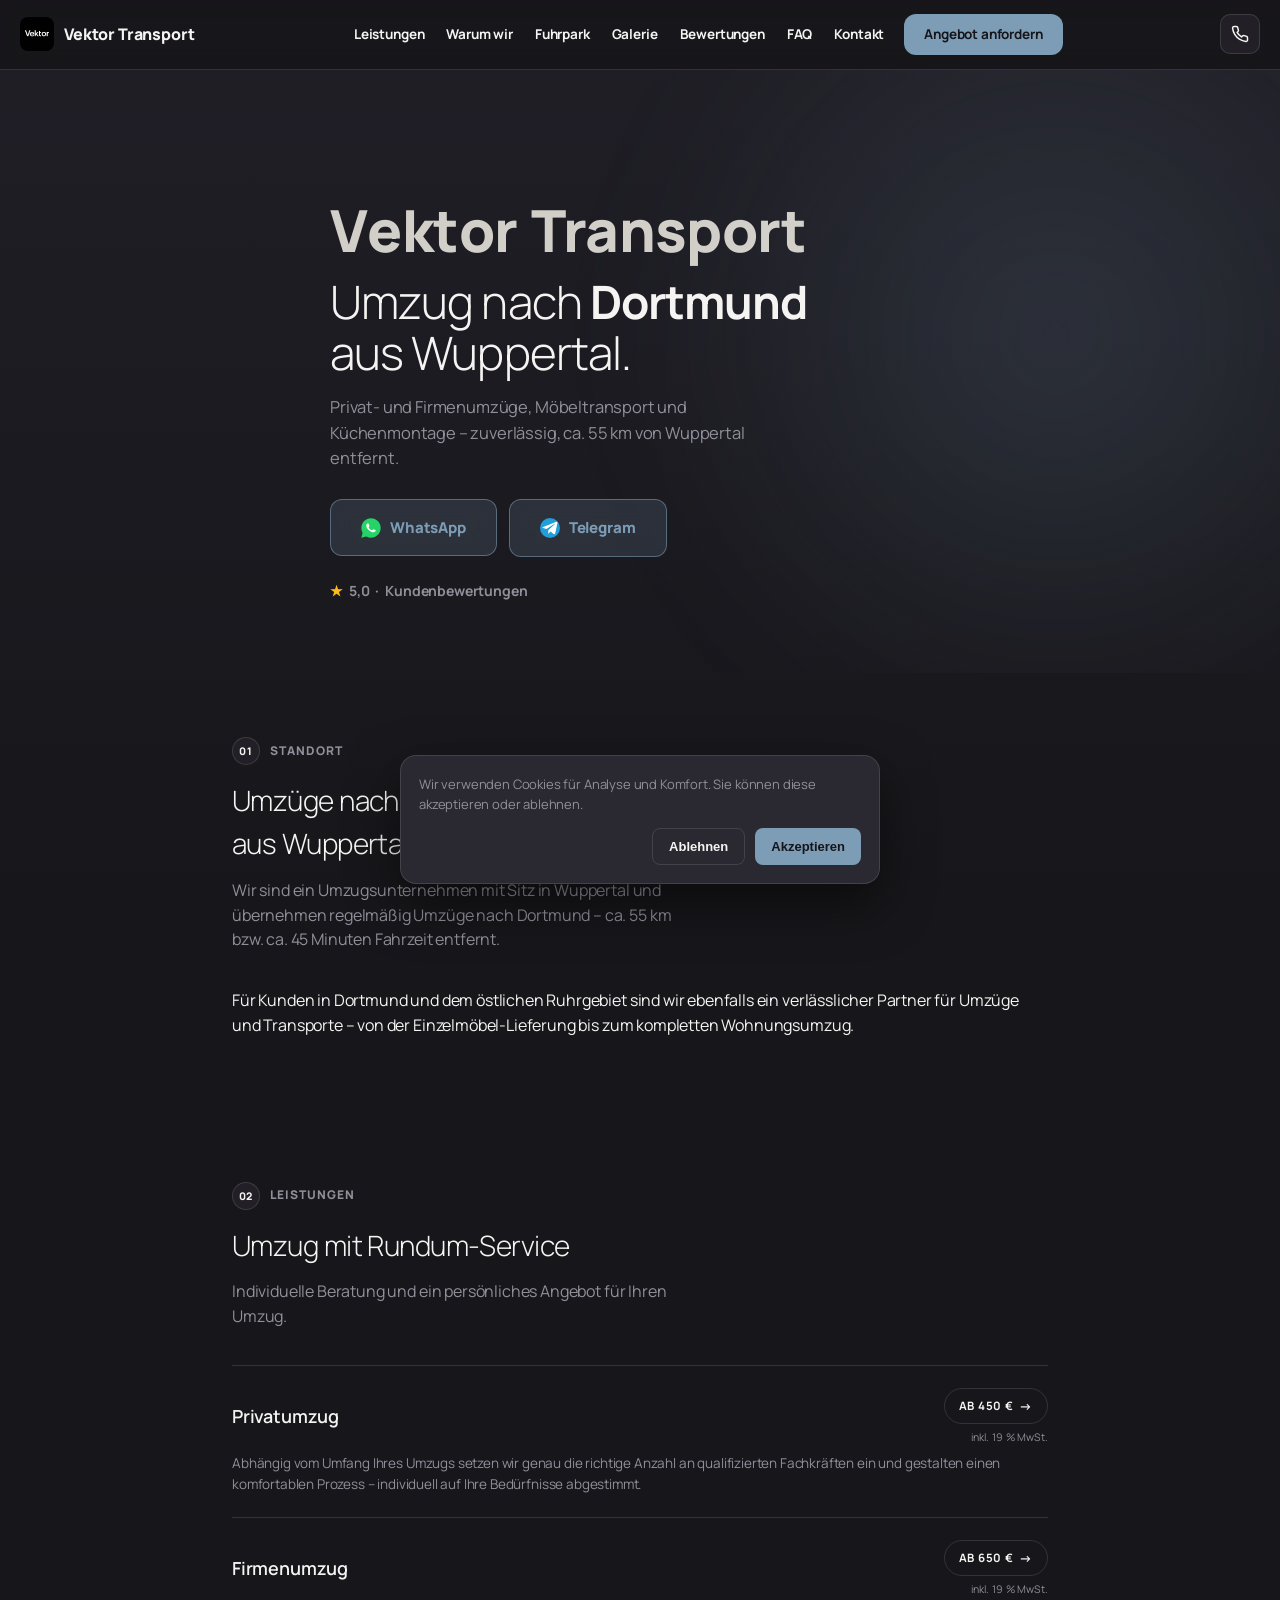
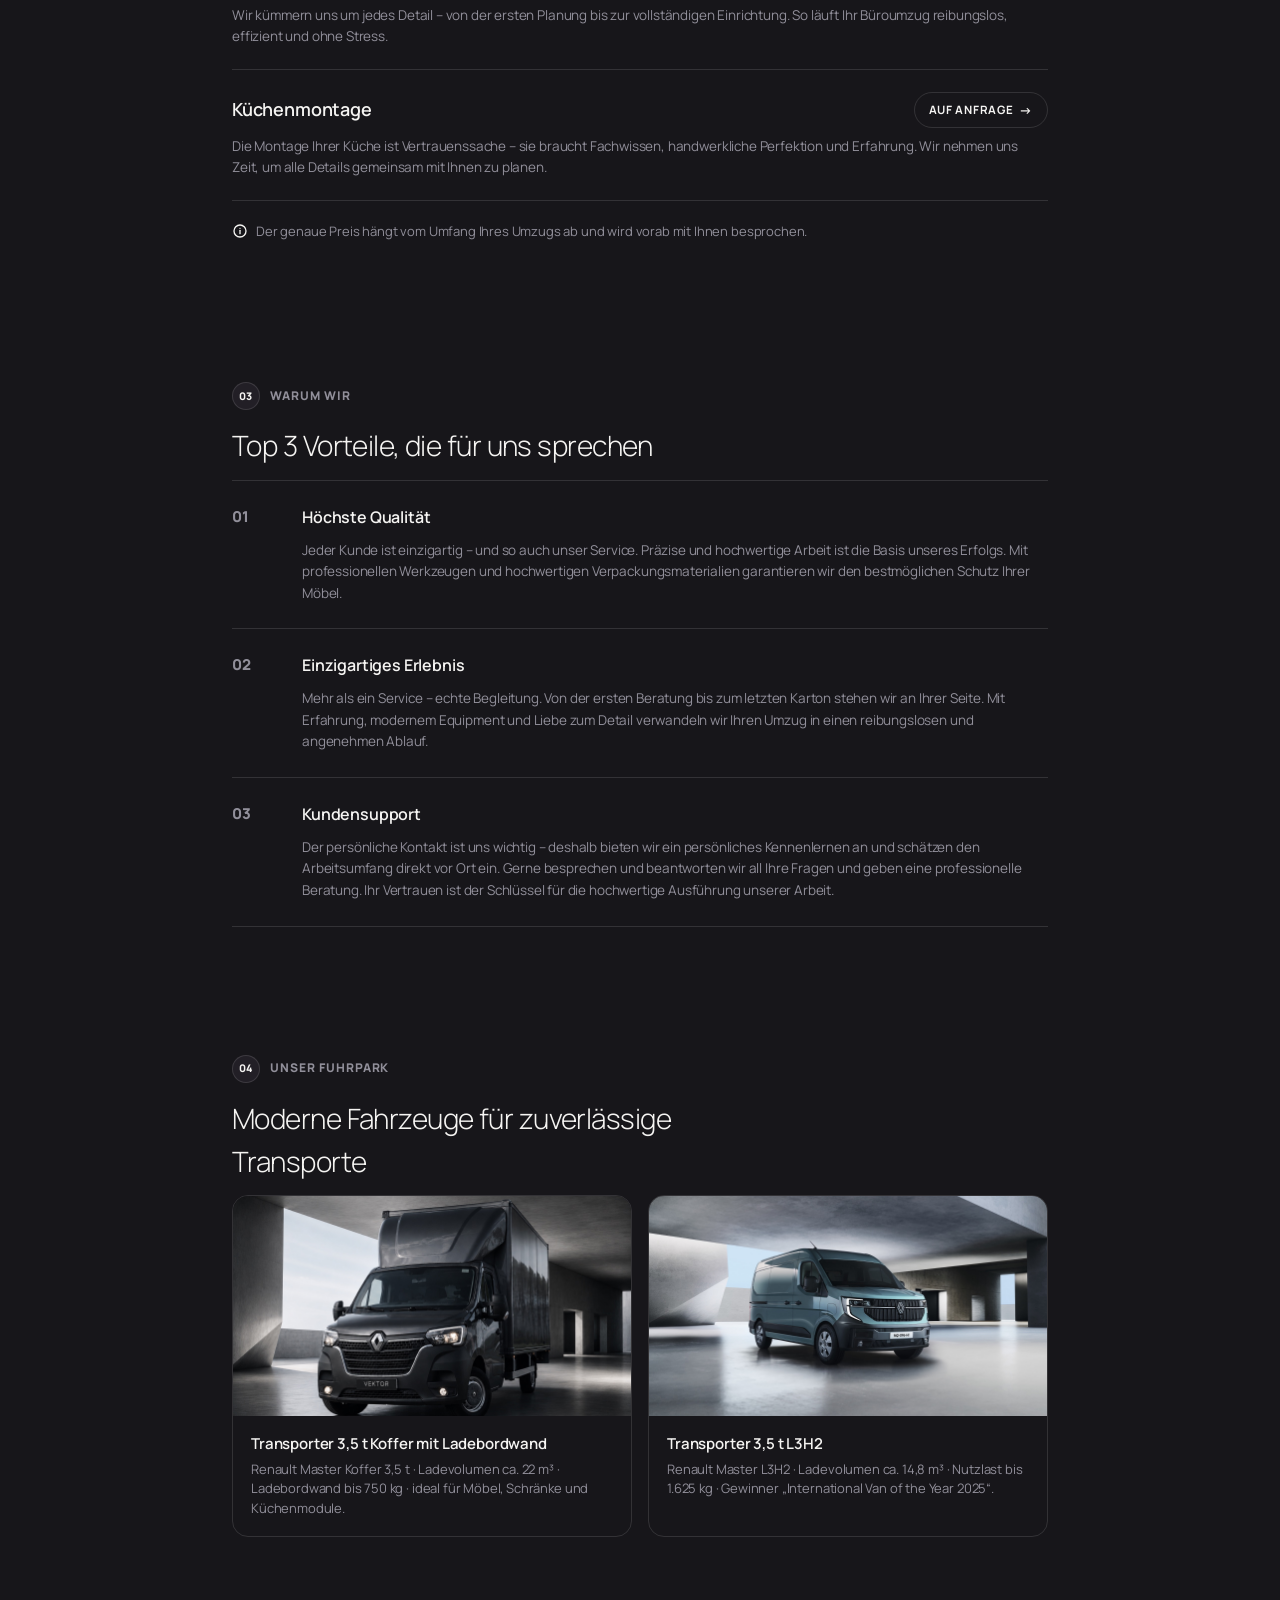
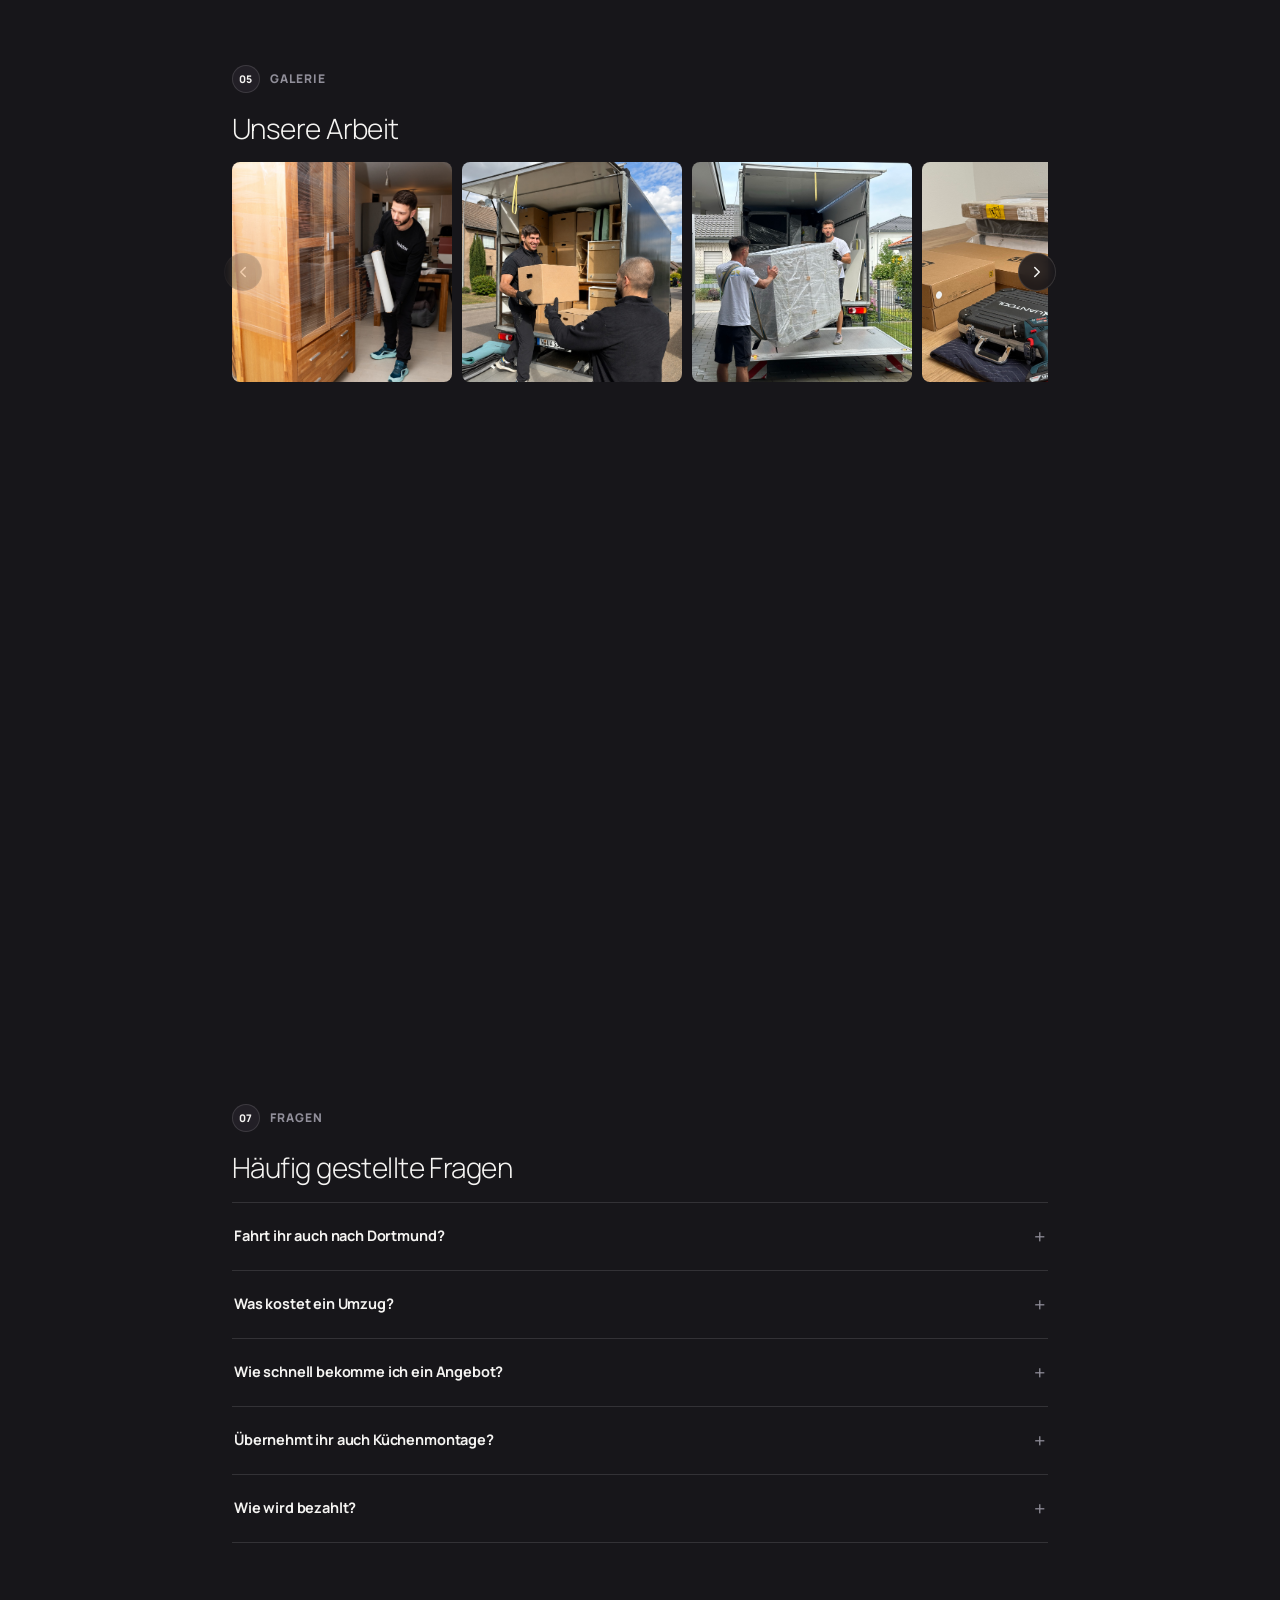
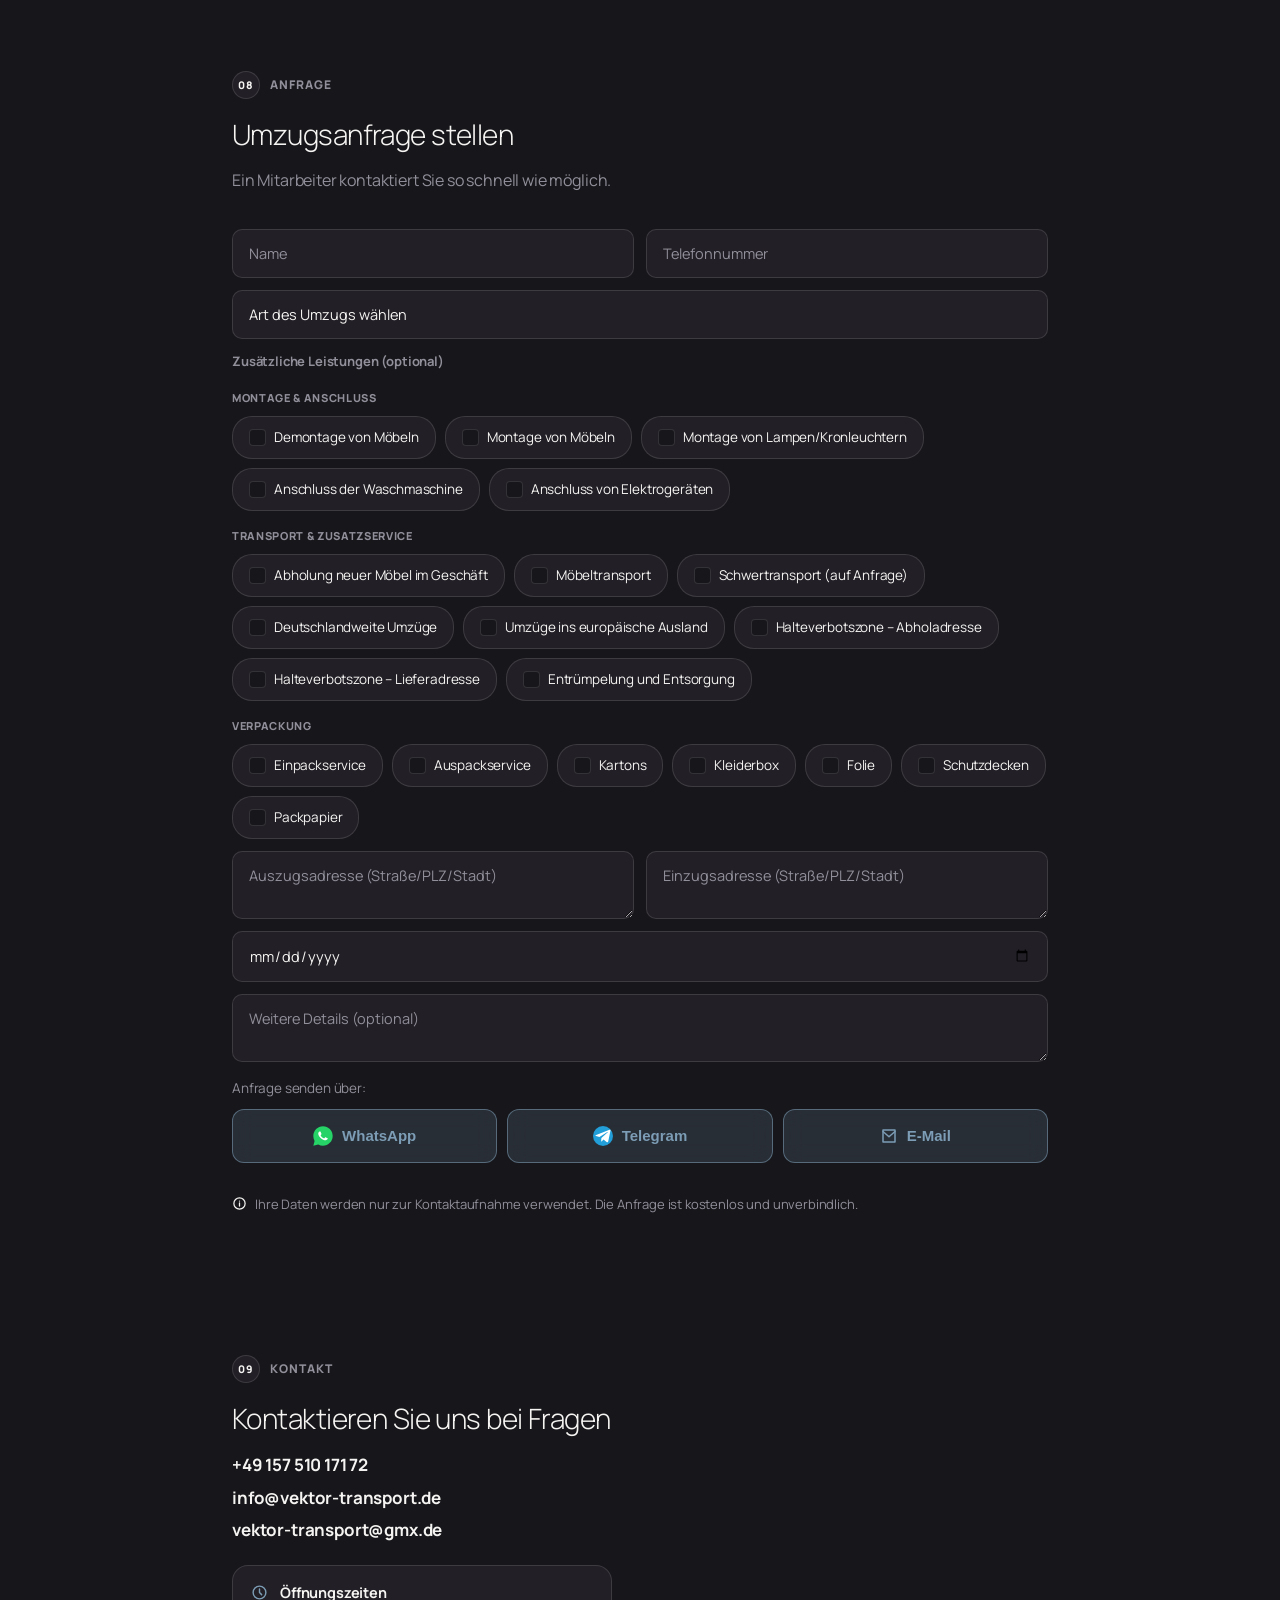
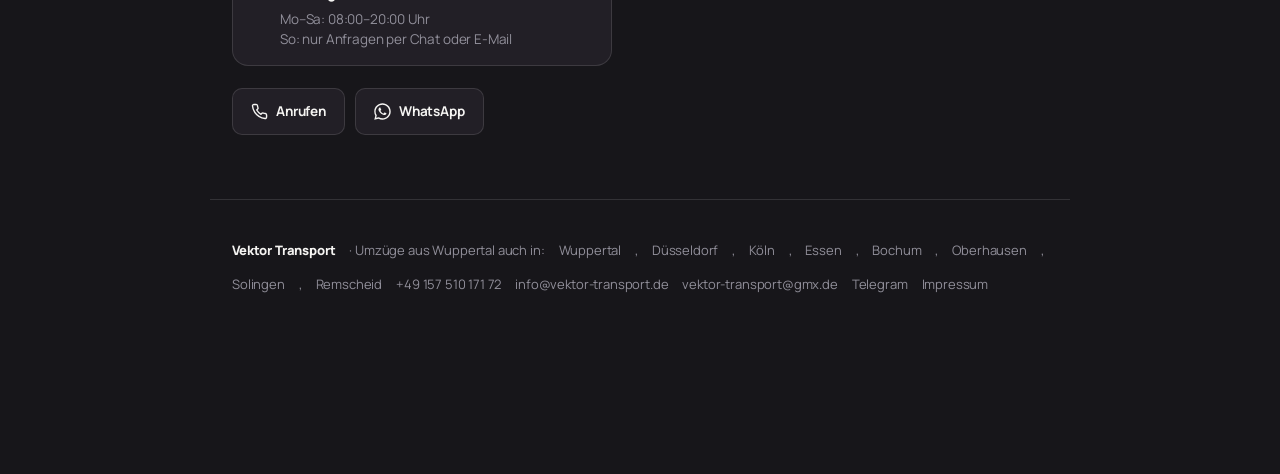
<file: umzug-dortmund.html>
<!DOCTYPE html>
<html lang="de">
<head>
  <meta charset="UTF-8" />
  <meta name="viewport" content="width=device-width, initial-scale=1, viewport-fit=cover" />
  <title>Umzug nach Dortmund · Vektor Transport aus Wuppertal</title>
  <meta name="description" content="Vektor Transport aus Wuppertal übernimmt Ihren Umzug nach Dortmund (ca. 55 km) – Privat- und Firmenumzüge, Küchenmontage und Möbeltransport. Kostenloses Angebot anfragen." />
  <link rel="canonical" href="https://vektor-transport.de/umzug-dortmund.html" />
  <meta name="theme-color" content="#1c1b1f" />
  <link rel="icon" type="image/png" href="media/logo.png" />
  <meta property="og:type" content="website" />
  <meta property="og:site_name" content="Vektor Transport" />
  <meta property="og:title" content="Umzug nach Dortmund · Vektor Transport" />
  <meta property="og:description" content="Privat- und Firmenumzüge, Küchenmontage und Möbeltransport nach Dortmund – aus Wuppertal, ca. 55 km entfernt." />
  <meta property="og:locale" content="de_DE" />
  <meta property="og:image" content="media/logo.png" />
  <link rel="preconnect" href="https://fonts.googleapis.com">
  <link rel="preconnect" href="https://fonts.gstatic.com" crossorigin>
  <link href="https://fonts.googleapis.com/css2?family=Manrope:wght@200;300;400;500;600;700;800&display=swap" rel="stylesheet">
  <link rel="stylesheet" href="style.css?v=46" />
  <script type="application/ld+json">
  {"@context":"https://schema.org","@graph":[
    {"@type":"MovingCompany","@id":"https://vektor-transport.de/#business","name":"Vektor Transport","telephone":"+49 157 510 171 72","priceRange":"€€","currenciesAccepted":"EUR","paymentAccepted":"Bar, Karte, Überweisung","areaServed":[{"@type":"City","name":"Wuppertal"},{"@type":"City","name":"Dortmund"}],"address":{"@type":"PostalAddress","addressLocality":"Wuppertal","addressCountry":"DE"},"sameAs":["https://wa.me/4915751017172","https://t.me/VektorTransport"],"makesOffer":[
      {"@type":"Offer","itemOffered":{"@type":"Service","name":"Privatumzug"},"priceCurrency":"EUR","priceSpecification":{"@type":"PriceSpecification","minPrice":450,"priceCurrency":"EUR","valueAddedTaxIncluded":true}},
      {"@type":"Offer","itemOffered":{"@type":"Service","name":"Firmenumzug"},"priceCurrency":"EUR","priceSpecification":{"@type":"PriceSpecification","minPrice":650,"priceCurrency":"EUR","valueAddedTaxIncluded":true}},
      {"@type":"Offer","itemOffered":{"@type":"Service","name":"Küchenmontage"}}
    ]},
    {"@type":"WebSite","@id":"https://vektor-transport.de/#website","name":"Vektor Transport","url":"https://vektor-transport.de/","inLanguage":["de"]},
    {"@type":"FAQPage","mainEntity":[
      {"@type":"Question","name":"Fahrt ihr auch nach Dortmund?","acceptedAnswer":{"@type":"Answer","text":"Ja, wir sind in Wuppertal ansässig und übernehmen regelmäßig Umzüge nach Dortmund (ca. 55 km, ca. 45 Minuten Fahrzeit) sowie in die weitere Umgebung."}},
      {"@type":"Question","name":"Was kostet ein Umzug?","acceptedAnswer":{"@type":"Answer","text":"Privatumzüge starten ab 450 € (inkl. 19 % MwSt.), Firmenumzüge ab 650 € (inkl. 19 % MwSt.). Küchenmontage berechnen wir individuell auf Anfrage."}},
      {"@type":"Question","name":"Wie schnell bekomme ich ein Angebot?","acceptedAnswer":{"@type":"Answer","text":"In der Regel melden wir uns innerhalb weniger Stunden nach Ihrer Anfrage mit einem unverbindlichen Angebot."}},
      {"@type":"Question","name":"Übernehmt ihr auch Küchenmontage?","acceptedAnswer":{"@type":"Answer","text":"Ja, wir montieren und demontieren Küchen fachgerecht, inklusive Transport bei Bedarf."}},
      {"@type":"Question","name":"Wie wird bezahlt?","acceptedAnswer":{"@type":"Answer","text":"Bar, per Karte oder Überweisung – ganz wie es Ihnen passt."}}
    ]}
  ]}
  </script>
</head>
<body>

<header class="hdr" id="hdr">
    <a href="index.html#top" class="logo"><img class="logo__img" src="media/logo.png" alt="Vektor Transport" width="40" height="40" /><span>Vektor Transport</span></a>
    <nav class="nav" id="nav">
      <a href="#leistungen">Leistungen</a>
      <a href="#warum">Warum wir</a>
      <a href="#fuhrpark">Fuhrpark</a>
      <a href="#galerie">Galerie</a>
      <a href="#bewertungen">Bewertungen</a>
      <a href="#faq">FAQ</a>
      <a href="#kontakt">Kontakt</a>
      <a href="#anfrage" class="nav__cta">Angebot anfordern</a>
    </nav>
    <div class="hdr__right">
      <a class="hdr__call" href="tel:+4915751017172" aria-label="Anrufen">
        <svg viewBox="0 0 24 24" width="18" height="18" fill="none" stroke="currentColor" stroke-width="2" stroke-linecap="round" stroke-linejoin="round"><path d="M22 16.92v3a2 2 0 0 1-2.18 2 19.79 19.79 0 0 1-8.63-3.07 19.5 19.5 0 0 1-6-6 19.79 19.79 0 0 1-3.07-8.67A2 2 0 0 1 4.11 2h3a2 2 0 0 1 2 1.72c.13.96.36 1.9.7 2.81a2 2 0 0 1-.45 2.11L8.09 9.91a16 16 0 0 0 6 6l1.27-1.27a2 2 0 0 1 2.11-.45c.9.34 1.85.57 2.81.7A2 2 0 0 1 22 16.92z"/></svg>
      </a>
      <button class="burger" id="burger" aria-label="Menü" aria-expanded="false"><span></span><span></span><span></span></button>
    </div>
  </header>

  <main>
    <section class="hero" id="top">
      <div class="hero__grid">
        <div class="hero__text">
          <span class="kicker">
            <b class="kicker__title">
              <span class="kicker__word" id="kicker-vektor"><span class="kl">V</span><span class="kl">e</span><span class="kl">k</span><span class="kl">t</span><span class="kl">o</span><span class="kl">r</span></span>
              <span class="kicker__rest">Transport</span>
            </b>
          </span>
          <h1 class="hero__h">Umzug nach <em>Dortmund</em><br>aus Wuppertal.</h1>
          <p class="hero__p">Privat- und Firmenumzüge, Möbeltransport und Küchenmontage – zuverlässig, ca. 55 km von Wuppertal entfernt.</p>
          <div class="hero__ctas">
            <a href="https://wa.me/4915751017172" target="_blank" rel="noopener" class="cta cta--wa">
              <svg viewBox="0 0 32 32" width="20" height="20"><path fill="#25D366" d="M16 .5C7.4.5.5 7.4.5 16c0 2.8.7 5.4 2 7.8L.5 31.5l7.9-2c2.3 1.2 4.8 1.9 7.6 1.9 8.6 0 15.5-6.9 15.5-15.5S24.6.5 16 .5z"/><path fill="#fff" d="M23 19.2c-.4-.2-2.3-1.1-2.6-1.3-.3-.1-.6-.2-.9.2-.3.4-1 1.3-1.2 1.5-.2.2-.4.3-.8.1-.4-.2-1.6-.6-3.1-1.9-1.1-1-1.9-2.3-2.1-2.7-.2-.4 0-.6.2-.8l.6-.7c.2-.2.3-.4.4-.6.1-.2 0-.5 0-.7-.1-.2-.9-2.1-1.2-2.9-.3-.8-.6-.7-.9-.7h-.7c-.2 0-.6.1-1 .5-.3.4-1.3 1.3-1.3 3.1s1.3 3.6 1.5 3.9c.2.3 2.6 4 6.3 5.6.9.4 1.6.6 2.1.8.9.3 1.7.2 2.3.1.7-.1 2.3-.9 2.6-1.8.3-.9.3-1.7.2-1.8-.1-.2-.3-.3-.7-.5z"/></svg>
              <span>WhatsApp</span>
            </a>
            <a href="https://t.me/VektorTransport" target="_blank" rel="noopener" class="cta cta--tg">
              <svg viewBox="0 0 24 24" width="20" height="20"><circle cx="12" cy="12" r="12" fill="#229ED9"/><path fill="#fff" d="M9.78 18.65l.28-4.23 7.68-6.92c.34-.31-.07-.46-.52-.19L7.74 13.3 3.64 12c-.88-.25-.89-.86.2-1.3l15.97-6.16c.73-.33 1.43.18 1.15 1.3l-2.72 12.81c-.19.91-.74 1.13-1.5.71l-4.14-3.05-2 1.93c-.23.23-.42.42-.83.42z"/></svg>
              <span>Telegram</span>
            </a>
          </div>
          <div class="trust">
            <a href="#bewertungen" class="trust-rate js-go"><span class="star">★</span> <b>5,0</b> · <span>Kundenbewertungen</span></a>
          </div>
        </div>
      </div>
      <a href="#leistungen" class="scroll-hint" aria-label="Mehr sehen">
        <svg viewBox="0 0 24 24" width="22" height="22" fill="none" stroke="currentColor" stroke-width="2" stroke-linecap="round" stroke-linejoin="round"><path d="M6 9l6 6 6-6"/></svg>
      </a>
    </section>

    <section class="sec reveal" id="region">
      <span class="eyebrow">Standort</span>
      <h2 class="h2">Umzüge nach Dortmund – zuverlässig aus Wuppertal</h2>
      <p class="section-lead">Wir sind ein Umzugsunternehmen mit Sitz in Wuppertal und übernehmen regelmäßig Umzüge nach Dortmund – ca. 55 km bzw. ca. 45 Minuten Fahrzeit entfernt.</p>
      <p>Für Kunden in Dortmund und dem östlichen Ruhrgebiet sind wir ebenfalls ein verlässlicher Partner für Umzüge und Transporte – von der Einzelmöbel-Lieferung bis zum kompletten Wohnungsumzug.</p>
    </section>

    <section class="sec reveal" id="leistungen">
      <span class="eyebrow">Leistungen</span>
      <h2 class="h2">Umzug mit Rundum-Service</h2>
      <p class="section-lead">Individuelle Beratung und ein persönliches Angebot für Ihren Umzug.</p>
      <div class="slist">
        <div class="scard">
          <div class="scard__t">Privatumzug</div>
          <div class="scard__price">
            <a href="#anfrage" class="scard__p js-go" data-service="Privatumzug">ab 450 €</a>
            <span class="scard__vat">inkl. 19 % MwSt.</span>
          </div>
          <div class="scard__d">Abhängig vom Umfang Ihres Umzugs setzen wir genau die richtige Anzahl an qualifizierten Fachkräften ein und gestalten einen komfortablen Prozess – individuell auf Ihre Bedürfnisse abgestimmt.</div>
        </div>
        <div class="scard">
          <div class="scard__t">Firmenumzug</div>
          <div class="scard__price">
            <a href="#anfrage" class="scard__p js-go" data-service="Firmenumzug">ab 650 €</a>
            <span class="scard__vat">inkl. 19 % MwSt.</span>
          </div>
          <div class="scard__d">Wir kümmern uns um jedes Detail – von der ersten Planung bis zur vollständigen Einrichtung. So läuft Ihr Büroumzug reibungslos, effizient und ohne Stress.</div>
        </div>
        <div class="scard">
          <div class="scard__t">Küchenmontage</div>
          <a href="#anfrage" class="scard__p js-go" data-service="Küchenmontage">auf Anfrage</a>
          <div class="scard__d">Die Montage Ihrer Küche ist Vertrauenssache – sie braucht Fachwissen, handwerkliche Perfektion und Erfahrung. Wir nehmen uns Zeit, um alle Details gemeinsam mit Ihnen zu planen.</div>
        </div>
      </div>
      <p class="note note--info">
        <svg class="note__ic" viewBox="0 0 24 24" width="16" height="16" fill="none" stroke="currentColor" stroke-width="2" stroke-linecap="round" stroke-linejoin="round" aria-hidden="true"><circle cx="12" cy="12" r="9"/><path d="M12 11v5"/><path d="M12 8h.01"/></svg>
        <span>Der genaue Preis hängt vom Umfang Ihres Umzugs ab und wird vorab mit Ihnen besprochen.</span>
      </p>
    </section>

    <section class="sec reveal" id="warum">
      <span class="eyebrow">Warum wir</span>
      <h2 class="h2">Top 3 Vorteile, die für uns sprechen</h2>
      <div class="why-grid">
        <div class="why-card">
          <div class="why-num">01</div>
          <div class="why-t">Höchste Qualität</div>
          <div class="why-d">Jeder Kunde ist einzigartig – und so auch unser Service. Präzise und hochwertige Arbeit ist die Basis unseres Erfolgs. Mit professionellen Werkzeugen und hochwertigen Verpackungsmaterialien garantieren wir den bestmöglichen Schutz Ihrer Möbel.</div>
        </div>
        <div class="why-card">
          <div class="why-num">02</div>
          <div class="why-t">Einzigartiges Erlebnis</div>
          <div class="why-d">Mehr als ein Service – echte Begleitung. Von der ersten Beratung bis zum letzten Karton stehen wir an Ihrer Seite. Mit Erfahrung, modernem Equipment und Liebe zum Detail verwandeln wir Ihren Umzug in einen reibungslosen und angenehmen Ablauf.</div>
        </div>
        <div class="why-card">
          <div class="why-num">03</div>
          <div class="why-t">Kundensupport</div>
          <div class="why-d">Der persönliche Kontakt ist uns wichtig – deshalb bieten wir ein persönliches Kennenlernen an und schätzen den Arbeitsumfang direkt vor Ort ein. Gerne besprechen und beantworten wir all Ihre Fragen und geben eine professionelle Beratung. Ihr Vertrauen ist der Schlüssel für die hochwertige Ausführung unserer Arbeit.</div>
        </div>
      </div>
    </section>

    <section class="sec reveal" id="fuhrpark">
      <span class="eyebrow">Unser Fuhrpark</span>
      <h2 class="h2">Moderne Fahrzeuge für zuverlässige Transporte</h2>
      <div class="fleet-grid">
        <div class="fleet-card">
          <div class="fleet-card__visual">
            <img src="media/van-koffer.jpg" alt="Renault Master Koffer 3,5 t mit Ladebordwand – Vektor Transport" loading="lazy" />
          </div>
          <div class="fleet-t">Transporter 3,5 t Koffer mit Ladebordwand</div>
          <div class="fleet-d">Renault Master Koffer 3,5 t · Ladevolumen ca. 22 m³ · Ladebordwand bis 750 kg · ideal für Möbel, Schränke und Küchenmodule.</div>
        </div>
        <div class="fleet-card">
          <div class="fleet-card__visual">
            <img src="media/van-l3h2.jpg" alt="Renault Master L3H2 – Vektor Transport" loading="lazy" />
          </div>
          <div class="fleet-t">Transporter 3,5 t L3H2</div>
          <div class="fleet-d">Renault Master L3H2 · Ladevolumen ca. 14,8 m³ · Nutzlast bis 1.625 kg · Gewinner „International Van of the Year 2025“.</div>
        </div>
      </div>
    </section>

    <section class="sec reveal" id="galerie">
      <span class="eyebrow">Galerie</span>
      <h2 class="h2">Unsere Arbeit</h2>
      <div class="carousel">
        <button class="carousel__arrow carousel__arrow--prev" id="feed-prev" aria-label="Zurück">
          <svg viewBox="0 0 24 24" width="18" height="18" fill="none" stroke="currentColor" stroke-width="2" stroke-linecap="round" stroke-linejoin="round"><path d="M15 18l-6-6 6-6"/></svg>
        </button>
        <div class="feed" id="feed">
          <img src="media/work-7.jpg?v=1" alt="Vektor Transport – Möbelschutz" loading="lazy" />
          <img src="media/work-6.jpg?v=1" alt="Vektor Transport – Beladung" loading="lazy" />
          <img src="media/work-1.jpg?v=3" alt="Vektor Transport – Möbeltransport" loading="lazy" />
          <img src="media/work-2.jpg?v=2" alt="Vektor Transport – Möbelmontage" loading="lazy" />
          <img src="media/work-3.jpg?v=3" alt="Vektor Transport – Umzugswagen" loading="lazy" />
          <img src="media/work-4.jpg?v=1" alt="Vektor Transport – Anlieferung" loading="lazy" />
          <img src="media/work-5.jpg?v=1" alt="Vektor Transport – Kühlschranktransport" loading="lazy" />
        </div>
        <button class="carousel__arrow carousel__arrow--next" id="feed-next" aria-label="Weiter">
          <svg viewBox="0 0 24 24" width="18" height="18" fill="none" stroke="currentColor" stroke-width="2" stroke-linecap="round" stroke-linejoin="round"><path d="M9 18l6-6-6-6"/></svg>
        </button>
      </div>
    </section>

    <section class="sec reveal" id="bewertungen">
      <span class="eyebrow">Bewertungen</span>
      <h2 class="h2">Über 200 Bewertungen von zufriedenen Kunden</h2>
      <div class="rev-head">
        <div class="rev-score"><span>5,0</span><span class="rev-stars">★★★★★</span></div>
        <div class="rev-meta">
          <span>Basierend auf Kundenbewertungen auf</span>
          <span class="brand-row">
            <svg class="brand-google" viewBox="0 0 24 24" width="21" height="21" aria-label="Google"><path fill="#4285F4" d="M22.56 12.25c0-.78-.07-1.53-.2-2.25H12v4.26h5.92a5.06 5.06 0 0 1-2.2 3.32v2.77h3.57c2.08-1.92 3.27-4.74 3.27-8.1z"/><path fill="#34A853" d="M12 23c2.97 0 5.46-.98 7.28-2.66l-3.57-2.77c-.98.66-2.23 1.06-3.71 1.06-2.86 0-5.29-1.93-6.16-4.53H2.18v2.84A11 11 0 0 0 12 23z"/><path fill="#FBBC05" d="M5.84 14.1a6.6 6.6 0 0 1 0-4.2V7.06H2.18a11 11 0 0 0 0 9.88l3.66-2.84z"/><path fill="#EA4335" d="M12 5.38c1.62 0 3.06.56 4.21 1.64l3.15-3.15C17.45 2.09 14.97 1 12 1 7.7 1 3.99 3.47 2.18 7.06l3.66 2.84C6.71 7.31 9.14 5.38 12 5.38z"/></svg>
            <span class="brand-sep">&amp;</span>
            <span class="brand-check24-badge">
              <svg class="brand-check24" viewBox="0 0 130 32" width="78" height="19" aria-label="Check24"><text x="0" y="22" font-family="Manrope, sans-serif" font-weight="800" font-size="21" fill="#022D94">CHECK24</text><path d="M100 26c6 5 20 5 26 0" fill="none" stroke="#022D94" stroke-width="2" stroke-linecap="round"/><path d="M121 22l5 1.5-1 5" fill="none" stroke="#022D94" stroke-width="2" stroke-linecap="round" stroke-linejoin="round"/></svg>
            </span>
          </span>
        </div>
      </div>
      <div class="carousel">
        <button class="carousel__arrow carousel__arrow--prev" id="rev-prev" aria-label="Zurück">
          <svg viewBox="0 0 24 24" width="18" height="18" fill="none" stroke="currentColor" stroke-width="2" stroke-linecap="round" stroke-linejoin="round"><path d="M15 18l-6-6 6-6"/></svg>
        </button>
        <div class="reviews" id="reviews-list">
        <div class="review">
          <div class="review__head"><b>Patric H.</b><span class="rev-stars">★★★★★</span></div>
          <p>Von der ersten Kontaktaufnahme bis zum letzten Karton lief alles perfekt … Das Team war pünktlich, extrem sorgfältig … Die Jungs haben wirklich richtig gute Arbeit geleistet – schnell, zuverlässig und mit einer top Organisation. Preis-Leistung ist absolut fair.</p>
        </div>
        <div class="review">
          <div class="review__head"><b>Kathrin I.</b><span class="rev-stars">★★★★★</span></div>
          <p>Ein top Umzugsunternehmen, welches ich wärmstens empfehlen kann. Vom freundlichen und professionellen Erstkontakt bis zum Abschluss des Umzuges eine rundum positive Erfahrung. Es ist der allererste Umzug, bei dem wirklich überhaupt nichts kaputt gegangen ist – es wurde sogar noch eine vorher defekte Pax-Schublade repariert. Vielen Dank nochmal!</p>
        </div>
        <div class="review">
          <div class="review__head"><b>David K.</b><span class="rev-stars">★★★★★</span></div>
          <p>Das Team hat den Umzug super gemacht, alles sehr schnell ab- und aufgebaut. Alle im Team waren super nett, kommunikativ und gewissenhaft. Wir werden euch mit gutem Gewissen weiterempfehlen!</p>
        </div>
        <div class="review">
          <div class="review__head"><b>Weronika S.</b><span class="rev-stars">★★★★★</span></div>
          <p>Top Umzugsunternehmen! Die Kommunikation war schnell und zuverlässig, das Team professionell und sorgfältig. Der gesamte Ablauf war einfach und reibungslos. Absolut empfehlenswert!</p>
        </div>
        <div class="review">
          <div class="review__head"><b>Caio A.</b><span class="rev-stars">★★★★★</span></div>
          <p>Wir sind sehr zufrieden mit Vektor Transport. Der Service war sehr schnell und professionell, zu einem guten Preis. Die Mitarbeiter sind alle sehr freundlich und hilfsbereit. Wir können ihren Service auf jeden Fall weiterempfehlen.</p>
        </div>
        <div class="review">
          <div class="review__head"><b>Jennifer J.</b><span class="rev-stars">★★★★★</span></div>
          <p>Das Unternehmen sowie die Mitarbeiter sind super freundlich, strukturiert und verlässlich. Die Arbeit war nicht nur schnell, sondern auch sauber erledigt. Herzlichen Dank für eure tolle Arbeit!</p>
        </div>
        <div class="review">
          <div class="review__head"><b>Kristina P.</b><span class="rev-stars">★★★★★</span></div>
          <p>Sehr netter und zuverlässiger Kontakt. Reibungsloser Umzug. Pünktlich und zuverlässig vor Ort. Alle Möbel wurden entsprechend geschützt und verpackt. Kann ich nur empfehlen und würde jederzeit wieder beauftragen.</p>
        </div>
        <div class="review">
          <div class="review__head"><b>Timo K.</b><span class="rev-stars">★★★★★</span></div>
          <p>Super freundliches und professionelles Team, sehr sorgfältige Arbeit. Küche wurde perfekt an die neuen Platzverhältnisse angepasst.</p>
        </div>
        </div>
        <button class="carousel__arrow carousel__arrow--next" id="rev-next" aria-label="Weiter">
          <svg viewBox="0 0 24 24" width="18" height="18" fill="none" stroke="currentColor" stroke-width="2" stroke-linecap="round" stroke-linejoin="round"><path d="M9 18l6-6-6-6"/></svg>
        </button>
      </div>
      <a class="btn-ghost" id="rev-link" href="https://maps.app.goo.gl/x3Mh6PCi1fQFDinu8" target="_blank" rel="noopener">Alle Bewertungen ansehen</a>
    </section>

    <section class="sec reveal" id="faq">
      <span class="eyebrow">Fragen</span>
      <h2 class="h2">Häufig gestellte Fragen</h2>
      <div class="faq-list" id="faq-list">
        <div class="faq-item"><div class="faq-q"><span>Fahrt ihr auch nach Dortmund?</span></div><div class="faq-a"><p>Ja, wir sind in Wuppertal ansässig und übernehmen regelmäßig Umzüge nach Dortmund (ca. 55 km, ca. 45 Minuten Fahrzeit) sowie in die weitere Umgebung.</p></div></div>
        <div class="faq-item"><div class="faq-q"><span>Was kostet ein Umzug?</span></div><div class="faq-a"><p>Privatumzüge starten ab 450 € (inkl. 19 % MwSt.), Firmenumzüge ab 650 € (inkl. 19 % MwSt.). Küchenmontage berechnen wir individuell auf Anfrage. Der genaue Preis hängt vom Umfang ab und wird vorab besprochen.</p></div></div>
        <div class="faq-item"><div class="faq-q"><span>Wie schnell bekomme ich ein Angebot?</span></div><div class="faq-a"><p>In der Regel melden wir uns innerhalb weniger Stunden nach Ihrer Anfrage mit einem unverbindlichen Angebot.</p></div></div>
        <div class="faq-item"><div class="faq-q"><span>Übernehmt ihr auch Küchenmontage?</span></div><div class="faq-a"><p>Ja, wir montieren und demontieren Küchen fachgerecht, inklusive Transport bei Bedarf.</p></div></div>
        <div class="faq-item"><div class="faq-q"><span>Wie wird bezahlt?</span></div><div class="faq-a"><p>Bar, per Karte oder Überweisung – ganz wie es Ihnen passt.</p></div></div>
      </div>
    </section>

    <section class="sec reveal" id="anfrage">
      <span class="eyebrow">Anfrage</span>
      <h2 class="h2">Umzugsanfrage stellen</h2>
      <p class="section-lead">Ein Mitarbeiter kontaktiert Sie so schnell wie möglich.</p>
      <form class="req-form" id="req-form">
        <div class="req-row">
          <input class="field" type="text" name="name" placeholder="Name" required />
          <input class="field" type="tel" name="phone" placeholder="Telefonnummer" required />
        </div>
        <select class="field select" name="service" required>
          <option value="">Art des Umzugs wählen</option>
          <option value="Privatumzug">Privatumzug</option>
          <option value="Firmenumzug">Firmenumzug</option>
          <option value="Küchenmontage">Küchenmontage</option>
          <option value="Sonstiges">Sonstiges</option>
        </select>

        <div class="req-extras">
          <span class="req-extras__label">Zusätzliche Leistungen (optional)</span>

          <span class="req-extras__group">Montage &amp; Anschluss</span>
          <div class="extras-grid">
            <label class="extra-chip">
              <input type="checkbox" name="extras" value="Demontage von Möbeln" />
              <span>Demontage von Möbeln</span>
            </label>
            <label class="extra-chip">
              <input type="checkbox" name="extras" value="Montage von Möbeln" />
              <span>Montage von Möbeln</span>
            </label>
            <label class="extra-chip" id="lamp-chip">
              <input type="checkbox" name="extras" value="Montage von Lampen/Kronleuchtern" id="lamp-check" />
              <span>Montage von Lampen/Kronleuchtern</span>
            </label>
            <label class="extra-chip">
              <input type="checkbox" name="extras" value="Anschluss der Waschmaschine" />
              <span>Anschluss der Waschmaschine</span>
            </label>
            <label class="extra-chip">
              <input type="checkbox" name="extras" value="Anschluss von Elektrogeräten" />
              <span>Anschluss von Elektrogeräten</span>
            </label>
          </div>
          <div class="extra-qty is-hidden" id="lamp-qty-row">
            <span class="extra-qty__label">Anzahl Lampen/Kronleuchter</span>
            <input class="field extra-qty__input" type="number" name="lamp_qty" min="1" max="20" value="1" />
          </div>

          <span class="req-extras__group">Transport &amp; Zusatzservice</span>
          <div class="extras-grid">
            <label class="extra-chip">
              <input type="checkbox" name="extras" value="Möbelabholung im Geschäft" />
              <span>Abholung neuer Möbel im Geschäft</span>
            </label>
            <label class="extra-chip">
              <input type="checkbox" name="extras" value="Möbeltransport" />
              <span>Möbeltransport</span>
            </label>
            <label class="extra-chip">
              <input type="checkbox" name="extras" value="Schwertransport" />
              <span>Schwertransport (auf Anfrage)</span>
            </label>
            <label class="extra-chip">
              <input type="checkbox" name="extras" value="Deutschlandweite Umzüge" />
              <span>Deutschlandweite Umzüge</span>
            </label>
            <label class="extra-chip">
              <input type="checkbox" name="extras" value="Umzüge ins europäische Ausland" />
              <span>Umzüge ins europäische Ausland</span>
            </label>
            <label class="extra-chip">
              <input type="checkbox" name="extras" value="Halteverbotszone Abholadresse" />
              <span>Halteverbotszone – Abholadresse</span>
            </label>
            <label class="extra-chip">
              <input type="checkbox" name="extras" value="Halteverbotszone Lieferadresse" />
              <span>Halteverbotszone – Lieferadresse</span>
            </label>
            <label class="extra-chip">
              <input type="checkbox" name="extras" value="Entrümpelung und Entsorgung" />
              <span>Entrümpelung und Entsorgung</span>
            </label>
          </div>

          <span class="req-extras__group">Verpackung</span>
          <div class="extras-grid">
            <label class="extra-chip">
              <input type="checkbox" name="extras" value="Einpackservice" />
              <span>Einpackservice</span>
            </label>
            <label class="extra-chip">
              <input type="checkbox" name="extras" value="Auspackservice" />
              <span>Auspackservice</span>
            </label>
            <label class="extra-chip" id="kartons-chip">
              <input type="checkbox" name="extras" value="Kartons" id="kartons-check" />
              <span>Kartons</span>
            </label>
            <label class="extra-chip" id="kleiderbox-chip">
              <input type="checkbox" name="extras" value="Kleiderbox" id="kleiderbox-check" />
              <span>Kleiderbox</span>
            </label>
            <label class="extra-chip">
              <input type="checkbox" name="extras" value="Folie" />
              <span>Folie</span>
            </label>
            <label class="extra-chip">
              <input type="checkbox" name="extras" value="Schutzdecken" />
              <span>Schutzdecken</span>
            </label>
            <label class="extra-chip">
              <input type="checkbox" name="extras" value="Packpapier" />
              <span>Packpapier</span>
            </label>
          </div>
          <div class="extra-qty is-hidden" id="kartons-qty-row">
            <span class="extra-qty__label">Anzahl Kartons</span>
            <input class="field extra-qty__input" type="number" name="kartons_qty" min="1" max="200" value="10" />
          </div>
          <div class="extra-qty is-hidden" id="kleiderbox-qty-row">
            <span class="extra-qty__label">Anzahl Kleiderboxen</span>
            <input class="field extra-qty__input" type="number" name="kleiderbox_qty" min="1" max="50" value="1" />
          </div>
          </div>
        </div>

        <div class="req-row">
          <textarea class="field" name="from" rows="2" placeholder="Auszugsadresse (Straße/PLZ/Stadt)"></textarea>
          <textarea class="field" name="to" rows="2" placeholder="Einzugsadresse (Straße/PLZ/Stadt)"></textarea>
        </div>
        <input class="field" type="date" name="date" />
        <textarea class="field" name="comment" rows="2" placeholder="Weitere Details (optional)"></textarea>
        <div class="req-send">
          <span class="req-send__label">Anfrage senden über:</span>
          <div class="req-send__row">
            <button type="button" class="cta cta--wa" data-channel="whatsapp">
              <svg viewBox="0 0 32 32" width="20" height="20"><path fill="#25D366" d="M16 .5C7.4.5.5 7.4.5 16c0 2.8.7 5.4 2 7.8L.5 31.5l7.9-2c2.3 1.2 4.8 1.9 7.6 1.9 8.6 0 15.5-6.9 15.5-15.5S24.6.5 16 .5z"/><path fill="#fff" d="M23 19.2c-.4-.2-2.3-1.1-2.6-1.3-.3-.1-.6-.2-.9.2-.3.4-1 1.3-1.2 1.5-.2.2-.4.3-.8.1-.4-.2-1.6-.6-3.1-1.9-1.1-1-1.9-2.3-2.1-2.7-.2-.4 0-.6.2-.8l.6-.7c.2-.2.3-.4.4-.6.1-.2 0-.5 0-.7-.1-.2-.9-2.1-1.2-2.9-.3-.8-.6-.7-.9-.7h-.7c-.2 0-.6.1-1 .5-.3.4-1.3 1.3-1.3 3.1s1.3 3.6 1.5 3.9c.2.3 2.6 4 6.3 5.6.9.4 1.6.6 2.1.8.9.3 1.7.2 2.3.1.7-.1 2.3-.9 2.6-1.8.3-.9.3-1.7.2-1.8-.1-.2-.3-.3-.7-.5z"/></svg>
              <span>WhatsApp</span>
            </button>
            <button type="button" class="cta cta--tg" data-channel="telegram">
              <svg viewBox="0 0 24 24" width="20" height="20"><circle cx="12" cy="12" r="12" fill="#229ED9"/><path fill="#fff" d="M9.78 18.65l.28-4.23 7.68-6.92c.34-.31-.07-.46-.52-.19L7.74 13.3 3.64 12c-.88-.25-.89-.86.2-1.3l15.97-6.16c.73-.33 1.43.18 1.15 1.3l-2.72 12.81c-.19.91-.74 1.13-1.5.71l-4.14-3.05-2 1.93c-.23.23-.42.42-.83.42z"/></svg>
              <span>Telegram</span>
            </button>
            <button type="button" class="cta cta--mail" data-channel="email">
              <svg viewBox="0 0 24 24" width="18" height="18" fill="none" stroke="currentColor" stroke-width="2" stroke-linecap="round" stroke-linejoin="round" aria-hidden="true"><path d="M4 4h16v16H4z"/><path d="M4 6l8 7 8-7"/></svg>
              <span>E-Mail</span>
            </button>
          </div>
        </div>
        <p class="err is-hidden" id="req-error"></p>
        <p class="reassure reassure--info">
          <svg class="note__ic" viewBox="0 0 24 24" width="15" height="15" fill="none" stroke="currentColor" stroke-width="2" stroke-linecap="round" stroke-linejoin="round" aria-hidden="true"><circle cx="12" cy="12" r="9"/><path d="M12 11v5"/><path d="M12 8h.01"/></svg>
          <span>Ihre Daten werden nur zur Kontaktaufnahme verwendet. Die Anfrage ist kostenlos und unverbindlich.</span>
        </p>
      </form>
      <div class="done is-hidden" id="req-done">
        <div class="done__ring"><svg viewBox="0 0 24 24" width="34" height="34" fill="none" stroke="currentColor" stroke-width="2.5" stroke-linecap="round" stroke-linejoin="round"><path d="M20 6L9 17l-5-5"/></svg></div>
        <h3>Vielen Dank!</h3>
        <p>Ihre Anfrage wurde erfolgreich gesendet. Wir melden uns kurzfristig bei Ihnen.</p>
      </div>
    </section>

    <section class="sec reveal" id="kontakt">
      <span class="eyebrow">Kontakt</span>
      <h2 class="h2">Kontaktieren Sie uns bei Fragen</h2>
      <div class="contact-block">
        <a href="tel:+4915751017172">+49 157 510 171 72</a>
        <a href="mailto:info@vektor-transport.de">info@vektor-transport.de</a>
        <a href="mailto:vektor-transport@gmx.de">vektor-transport@gmx.de</a>
      </div>
      <div class="hours-block">
        <svg viewBox="0 0 24 24" width="17" height="17" fill="none" stroke="currentColor" stroke-width="2" stroke-linecap="round" stroke-linejoin="round" aria-hidden="true"><circle cx="12" cy="12" r="9"/><path d="M12 7v5l3 3"/></svg>
        <div>
          <span class="hours-block__t">Öffnungszeiten</span>
          <span class="hours-block__d">Mo–Sa: 08:00–20:00 Uhr</span>
          <span class="hours-block__d">So: nur Anfragen per Chat oder E-Mail</span>
        </div>
      </div>
      <div class="loc-actions">
        <a class="btn-ghost" href="tel:+4915751017172">
          <svg viewBox="0 0 24 24" width="17" height="17" fill="none" stroke="currentColor" stroke-width="2" stroke-linecap="round" stroke-linejoin="round" aria-hidden="true"><path d="M22 16.92v3a2 2 0 0 1-2.18 2 19.79 19.79 0 0 1-8.63-3.07 19.5 19.5 0 0 1-6-6 19.79 19.79 0 0 1-3.07-8.67A2 2 0 0 1 4.11 2h3a2 2 0 0 1 2 1.72c.13.96.36 1.9.7 2.81a2 2 0 0 1-.45 2.11L8.09 9.91a16 16 0 0 0 6 6l1.27-1.27a2 2 0 0 1 2.11-.45c.9.34 1.85.57 2.81.7A2 2 0 0 1 22 16.92z"/></svg>
          <span>Anrufen</span>
        </a>
        <a class="btn-ghost" href="https://wa.me/4915751017172" target="_blank" rel="noopener">
          <svg viewBox="0 0 32 32" width="17" height="17" fill="currentColor"><path d="M16 .5C7.4.5.5 7.4.5 16c0 2.8.7 5.4 2 7.8L.5 31.5l7.9-2c2.3 1.2 4.8 1.9 7.6 1.9 8.6 0 15.5-6.9 15.5-15.5S24.6.5 16 .5zm0 28.3c-2.5 0-4.8-.7-6.8-1.8l-.5-.3-4.7 1.2 1.3-4.6-.3-.5a12.7 12.7 0 0 1-2-6.8C3.2 8.9 8.9 3.2 16 3.2S28.8 8.9 28.8 16 23.1 28.8 16 28.8zm7-9.6c-.4-.2-2.3-1.1-2.6-1.3-.3-.1-.6-.2-.9.2-.3.4-1 1.3-1.2 1.5-.2.2-.4.3-.8.1-.4-.2-1.6-.6-3.1-1.9-1.1-1-1.9-2.3-2.1-2.7-.2-.4 0-.6.2-.8l.6-.7c.2-.2.3-.4.4-.6.1-.2 0-.5 0-.7-.1-.2-.9-2.1-1.2-2.9-.3-.8-.6-.7-.9-.7h-.7c-.2 0-.6.1-1 .5-.3.4-1.3 1.3-1.3 3.1s1.3 3.6 1.5 3.9c.2.3 2.6 4 6.3 5.6.9.4 1.6.6 2.1.8.9.3 1.7.2 2.3.1.7-.1 2.3-.9 2.6-1.8.3-.9.3-1.7.2-1.8-.1-.2-.3-.3-.7-.5z"/></svg>
          <span>WhatsApp</span>
        </a>
      </div>
    </section>
  </main>

  <footer class="foot">
    <span class="foot__b">Vektor Transport</span> · Umzüge aus Wuppertal auch in: <a href="umzug-wuppertal.html">Wuppertal</a>, <a href="umzug-duesseldorf.html">Düsseldorf</a>, <a href="umzug-koeln.html">Köln</a>, <a href="umzug-essen.html">Essen</a>, <a href="umzug-bochum.html">Bochum</a>, <a href="umzug-oberhausen.html">Oberhausen</a>, <a href="umzug-solingen.html">Solingen</a>, <a href="umzug-remscheid.html">Remscheid</a>
    <a href="tel:+4915751017172">+49 157 510 171 72</a>
    <a href="mailto:info@vektor-transport.de">info@vektor-transport.de</a>
    <a href="mailto:vektor-transport@gmx.de">vektor-transport@gmx.de</a>
    <a href="https://t.me/VektorTransport" target="_blank" rel="noopener">Telegram</a>
    <a href="impressum.html">Impressum</a>
  </footer>

  <a href="#anfrage" class="cta sticky-cta js-go" id="sticky-cta">Angebot anfordern</a>

  <button class="to-top" id="to-top" aria-label="Nach oben">
    <svg viewBox="0 0 24 24" width="24" height="24" fill="none" stroke="currentColor" stroke-width="2" stroke-linecap="round" stroke-linejoin="round"><path d="M6 15l6-6 6 6"/></svg>
  </button>

  <div class="fab" id="fab">
    <div class="fab__menu" id="fab-menu">
      <a class="fab__opt fab__opt--call" href="tel:+4915751017172">
        <svg viewBox="0 0 24 24" width="18" height="18" fill="none" stroke="currentColor" stroke-width="2" stroke-linecap="round" stroke-linejoin="round"><path d="M22 16.92v3a2 2 0 0 1-2.18 2 19.79 19.79 0 0 1-8.63-3.07 19.5 19.5 0 0 1-6-6 19.79 19.79 0 0 1-3.07-8.67A2 2 0 0 1 4.11 2h3a2 2 0 0 1 2 1.72c.13.96.36 1.9.7 2.81a2 2 0 0 1-.45 2.11L8.09 9.91a16 16 0 0 0 6 6l1.27-1.27a2 2 0 0 1 2.11-.45c.9.34 1.85.57 2.81.7A2 2 0 0 1 22 16.92z"/></svg>
        <span>Anrufen</span>
      </a>
      <a class="fab__opt fab__opt--wa" target="_blank" rel="noopener" href="https://wa.me/4915751017172">
        <svg viewBox="0 0 32 32" width="18" height="18" fill="currentColor"><path d="M16 .5C7.4.5.5 7.4.5 16c0 2.8.7 5.4 2 7.8L.5 31.5l7.9-2c2.3 1.2 4.8 1.9 7.6 1.9 8.6 0 15.5-6.9 15.5-15.5S24.6.5 16 .5zm0 28.3c-2.5 0-4.8-.7-6.8-1.8l-.5-.3-4.7 1.2 1.3-4.6-.3-.5a12.7 12.7 0 0 1-2-6.8C3.2 8.9 8.9 3.2 16 3.2S28.8 8.9 28.8 16 23.1 28.8 16 28.8zm7-9.6c-.4-.2-2.3-1.1-2.6-1.3-.3-.1-.6-.2-.9.2-.3.4-1 1.3-1.2 1.5-.2.2-.4.3-.8.1-.4-.2-1.6-.6-3.1-1.9-1.1-1-1.9-2.3-2.1-2.7-.2-.4 0-.6.2-.8l.6-.7c.2-.2.3-.4.4-.6.1-.2 0-.5 0-.7-.1-.2-.9-2.1-1.2-2.9-.3-.8-.6-.7-.9-.7h-.7c-.2 0-.6.1-1 .5-.3.4-1.3 1.3-1.3 3.1s1.3 3.6 1.5 3.9c.2.3 2.6 4 6.3 5.6.9.4 1.6.6 2.1.8.9.3 1.7.2 2.3.1.7-.1 2.3-.9 2.6-1.8.3-.9.3-1.7.2-1.8-.1-.2-.3-.3-.7-.5z"/></svg>
        <span>Nachricht schreiben</span>
      </a>
      <a class="fab__opt fab__opt--tg" target="_blank" rel="noopener" href="https://t.me/VektorTransport">
        <svg viewBox="0 0 24 24" width="18" height="18" fill="currentColor"><path d="M9.78 18.65l.28-4.23 7.68-6.92c.34-.31-.07-.46-.52-.19L7.74 13.3 3.64 12c-.88-.25-.89-.86.2-1.3l15.97-6.16c.73-.33 1.43.18 1.15 1.3l-2.72 12.81c-.19.91-.74 1.13-1.5.71l-4.14-3.05-2 1.93c-.23.23-.42.42-.83.42z"/></svg>
        <span>Telegram</span>
      </a>
    </div>
    <button class="fab__btn" id="fab-btn" aria-label="Kontakt" aria-expanded="false">
      <svg class="fab__ico-chat" viewBox="0 0 32 32" width="30" height="30" fill="currentColor"><path d="M16 .5C7.4.5.5 7.4.5 16c0 2.8.7 5.4 2 7.8L.5 31.5l7.9-2c2.3 1.2 4.8 1.9 7.6 1.9 8.6 0 15.5-6.9 15.5-15.5S24.6.5 16 .5zm0 28.3c-2.5 0-4.8-.7-6.8-1.8l-.5-.3-4.7 1.2 1.3-4.6-.3-.5a12.7 12.7 0 0 1-2-6.8C3.2 8.9 8.9 3.2 16 3.2S28.8 8.9 28.8 16 23.1 28.8 16 28.8zm7-9.6c-.4-.2-2.3-1.1-2.6-1.3-.3-.1-.6-.2-.9.2-.3.4-1 1.3-1.2 1.5-.2.2-.4.3-.8.1-.4-.2-1.6-.6-3.1-1.9-1.1-1-1.9-2.3-2.1-2.7-.2-.4 0-.6.2-.8l.6-.7c.2-.2.3-.4.4-.6.1-.2 0-.5 0-.7-.1-.2-.9-2.1-1.2-2.9-.3-.8-.6-.7-.9-.7h-.7c-.2 0-.6.1-1 .5-.3.4-1.3 1.3-1.3 3.1s1.3 3.6 1.5 3.9c.2.3 2.6 4 6.3 5.6.9.4 1.6.6 2.1.8.9.3 1.7.2 2.3.1.7-.1 2.3-.9 2.6-1.8.3-.9.3-1.7.2-1.8-.1-.2-.3-.3-.7-.5z"/></svg>
      <svg class="fab__ico-close" viewBox="0 0 24 24" width="26" height="26" fill="none" stroke="currentColor" stroke-width="2.4" stroke-linecap="round" stroke-linejoin="round"><path d="M18 6 6 18M6 6l12 12"/></svg>
    </button>
  </div>

  <div class="cookie is-hidden" id="cookie" role="dialog" aria-live="polite">
    <p class="cookie__txt">Wir verwenden Cookies für Analyse und Komfort. Sie können diese akzeptieren oder ablehnen.</p>
    <div class="cookie__row">
      <div class="cookie__btns">
        <button class="cookie__btn cookie__btn--no" id="cookie-no">Ablehnen</button>
        <button class="cookie__btn cookie__btn--yes" id="cookie-yes">Akzeptieren</button>
      </div>
    </div>
  </div>

  <script src="i18n.js?v=12"></script>
  <script src="app.js?v=19"></script>
</body>
</html>
</file>
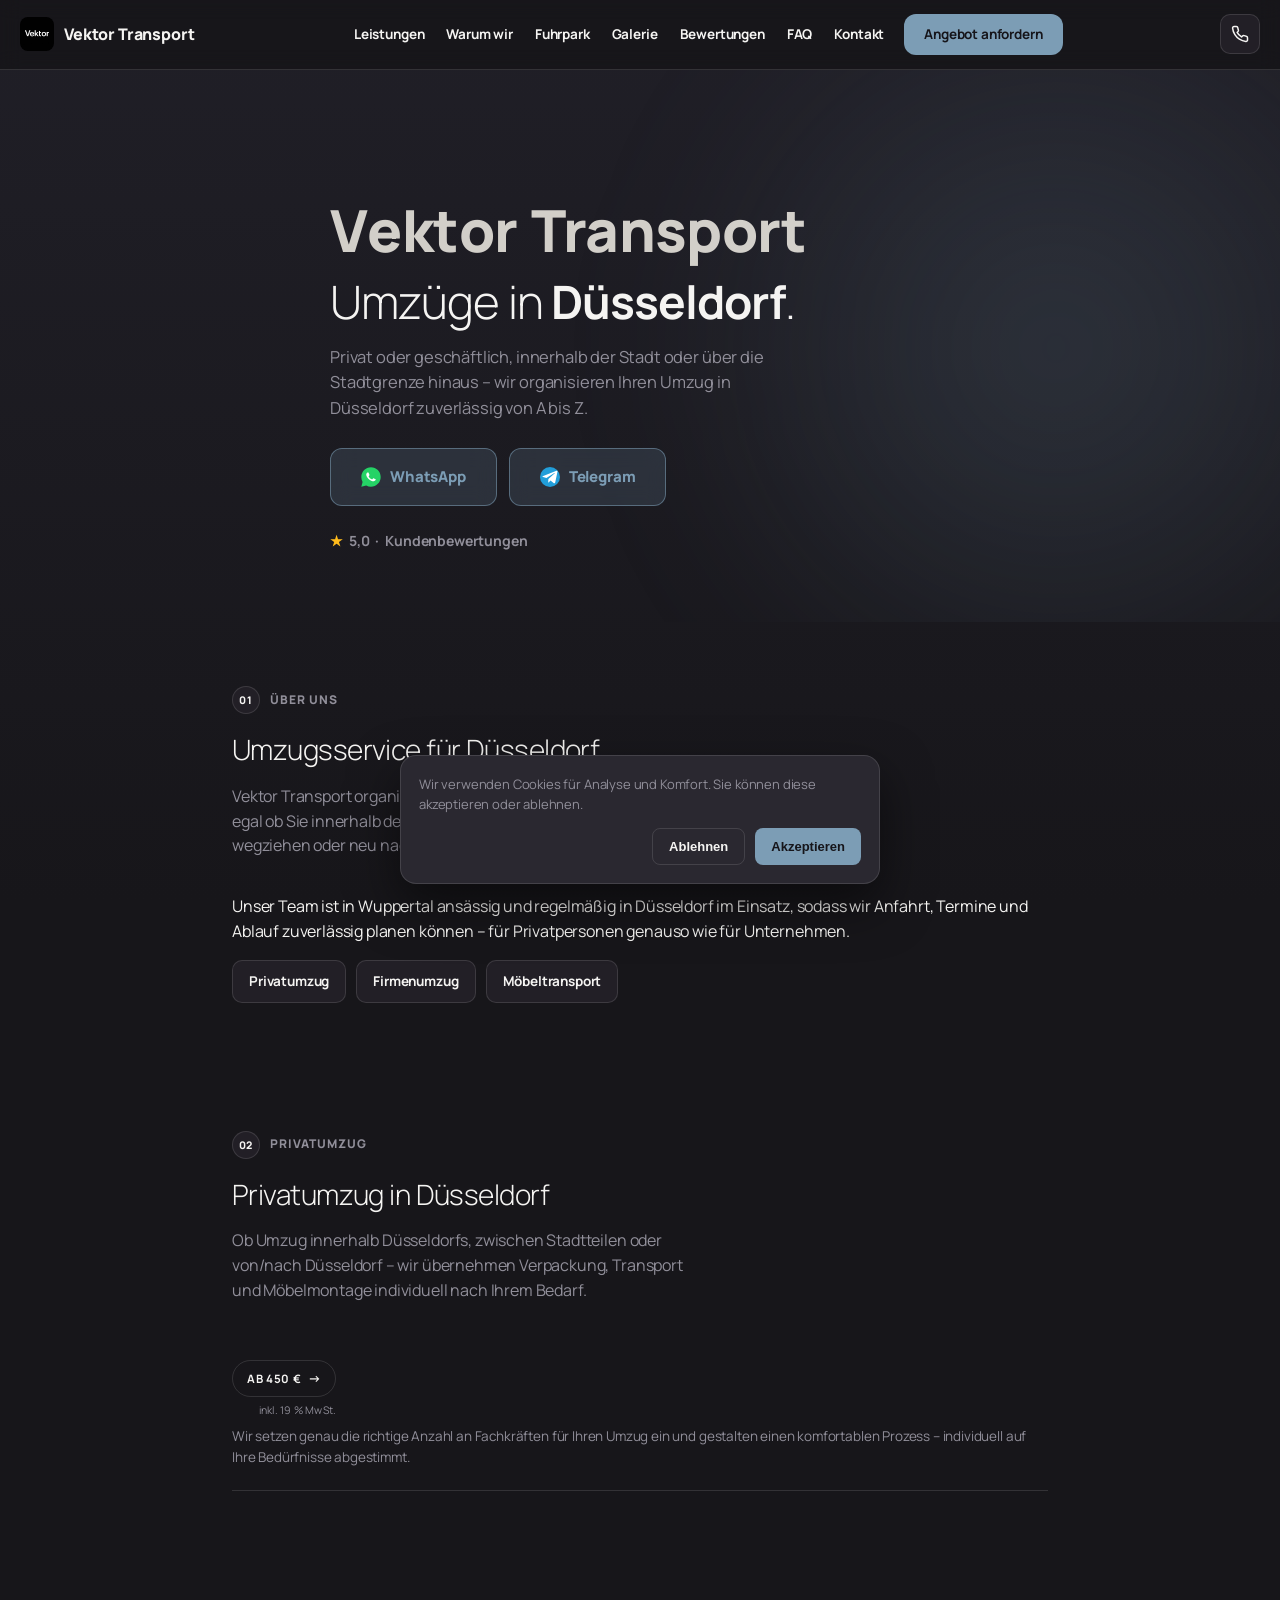
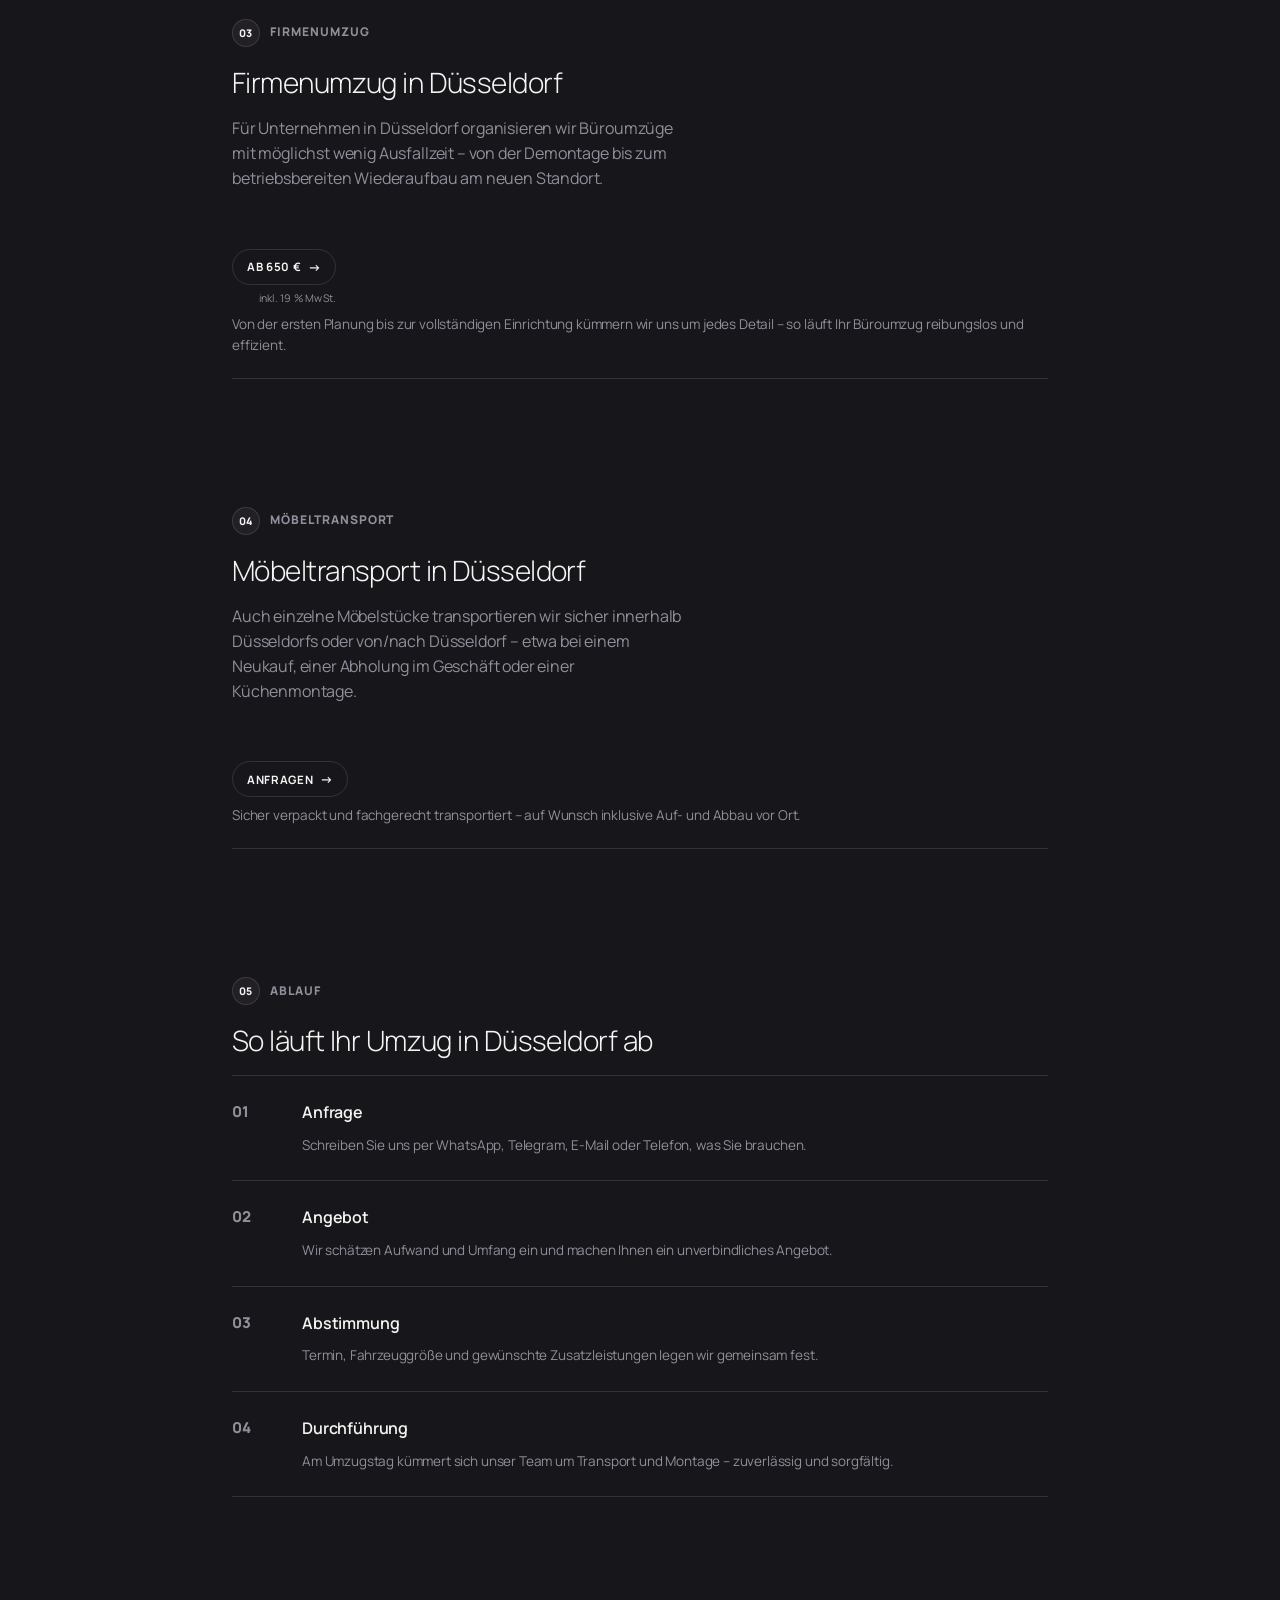
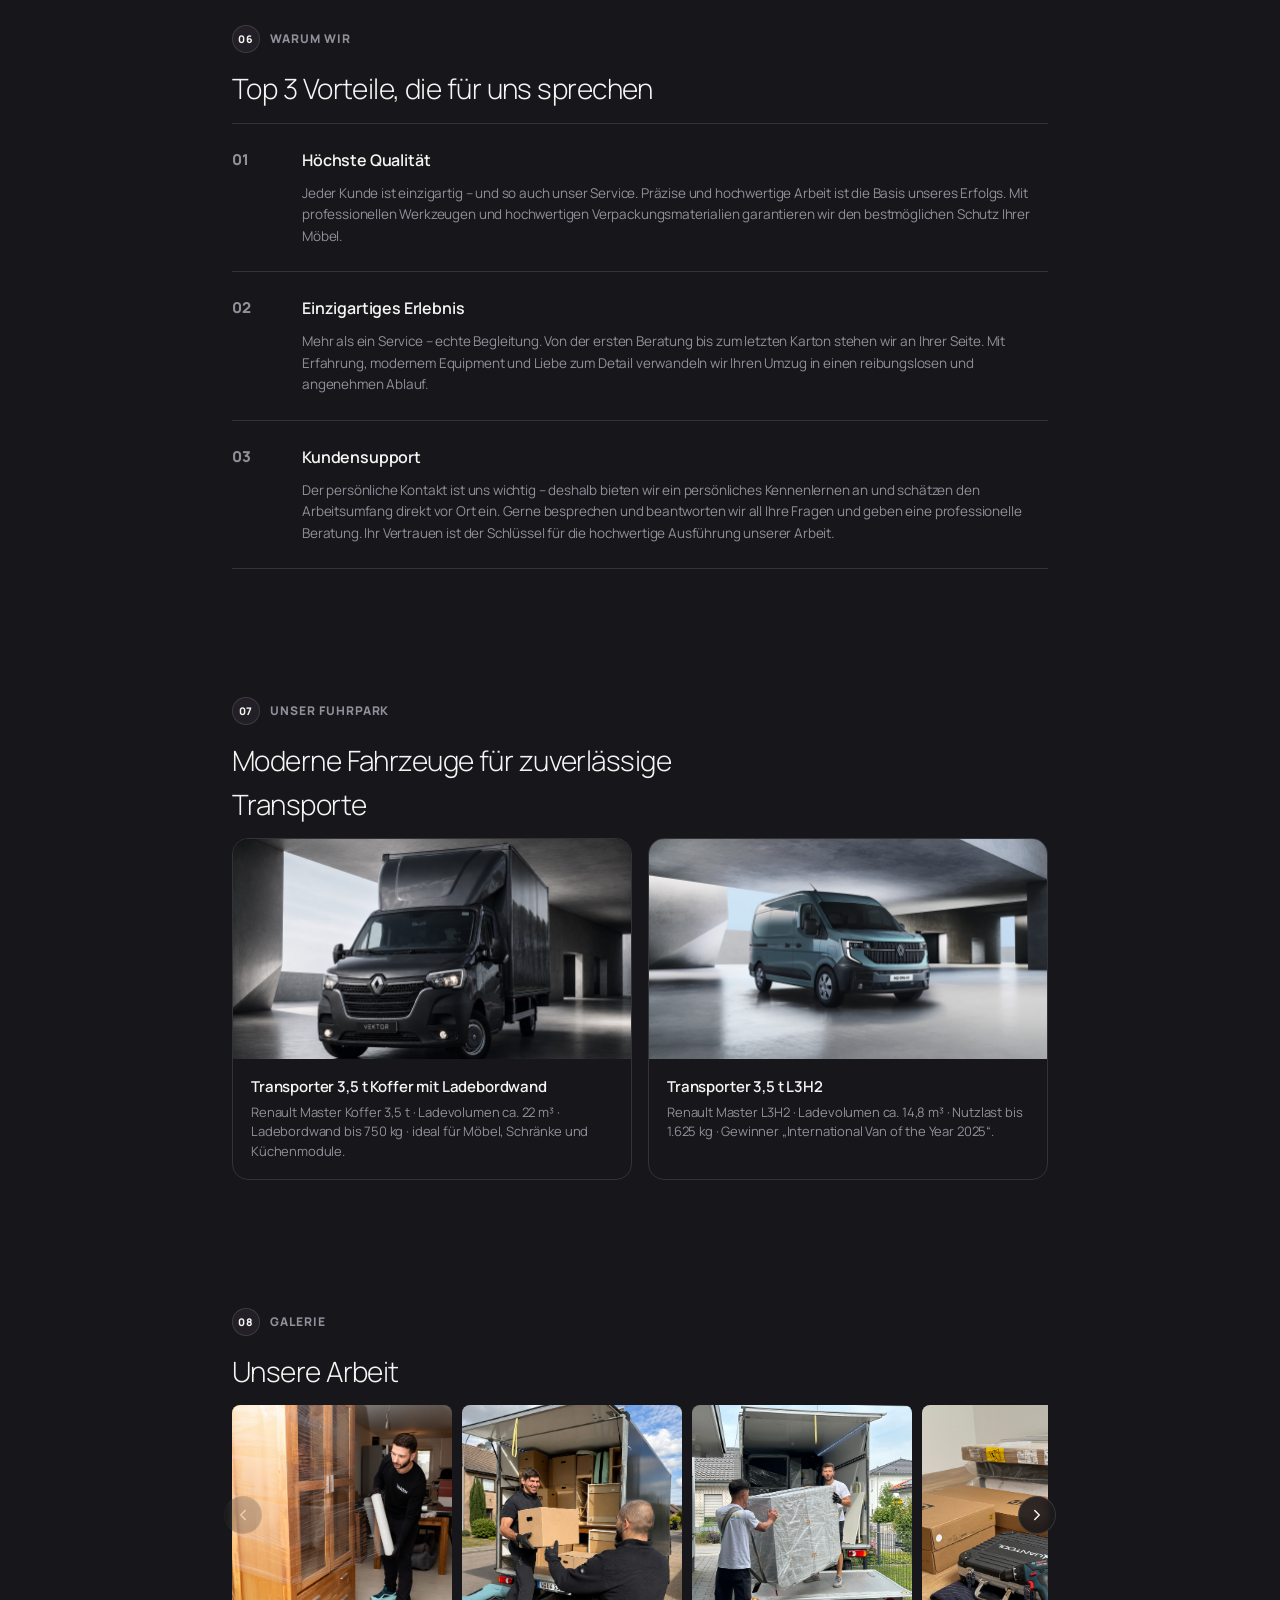
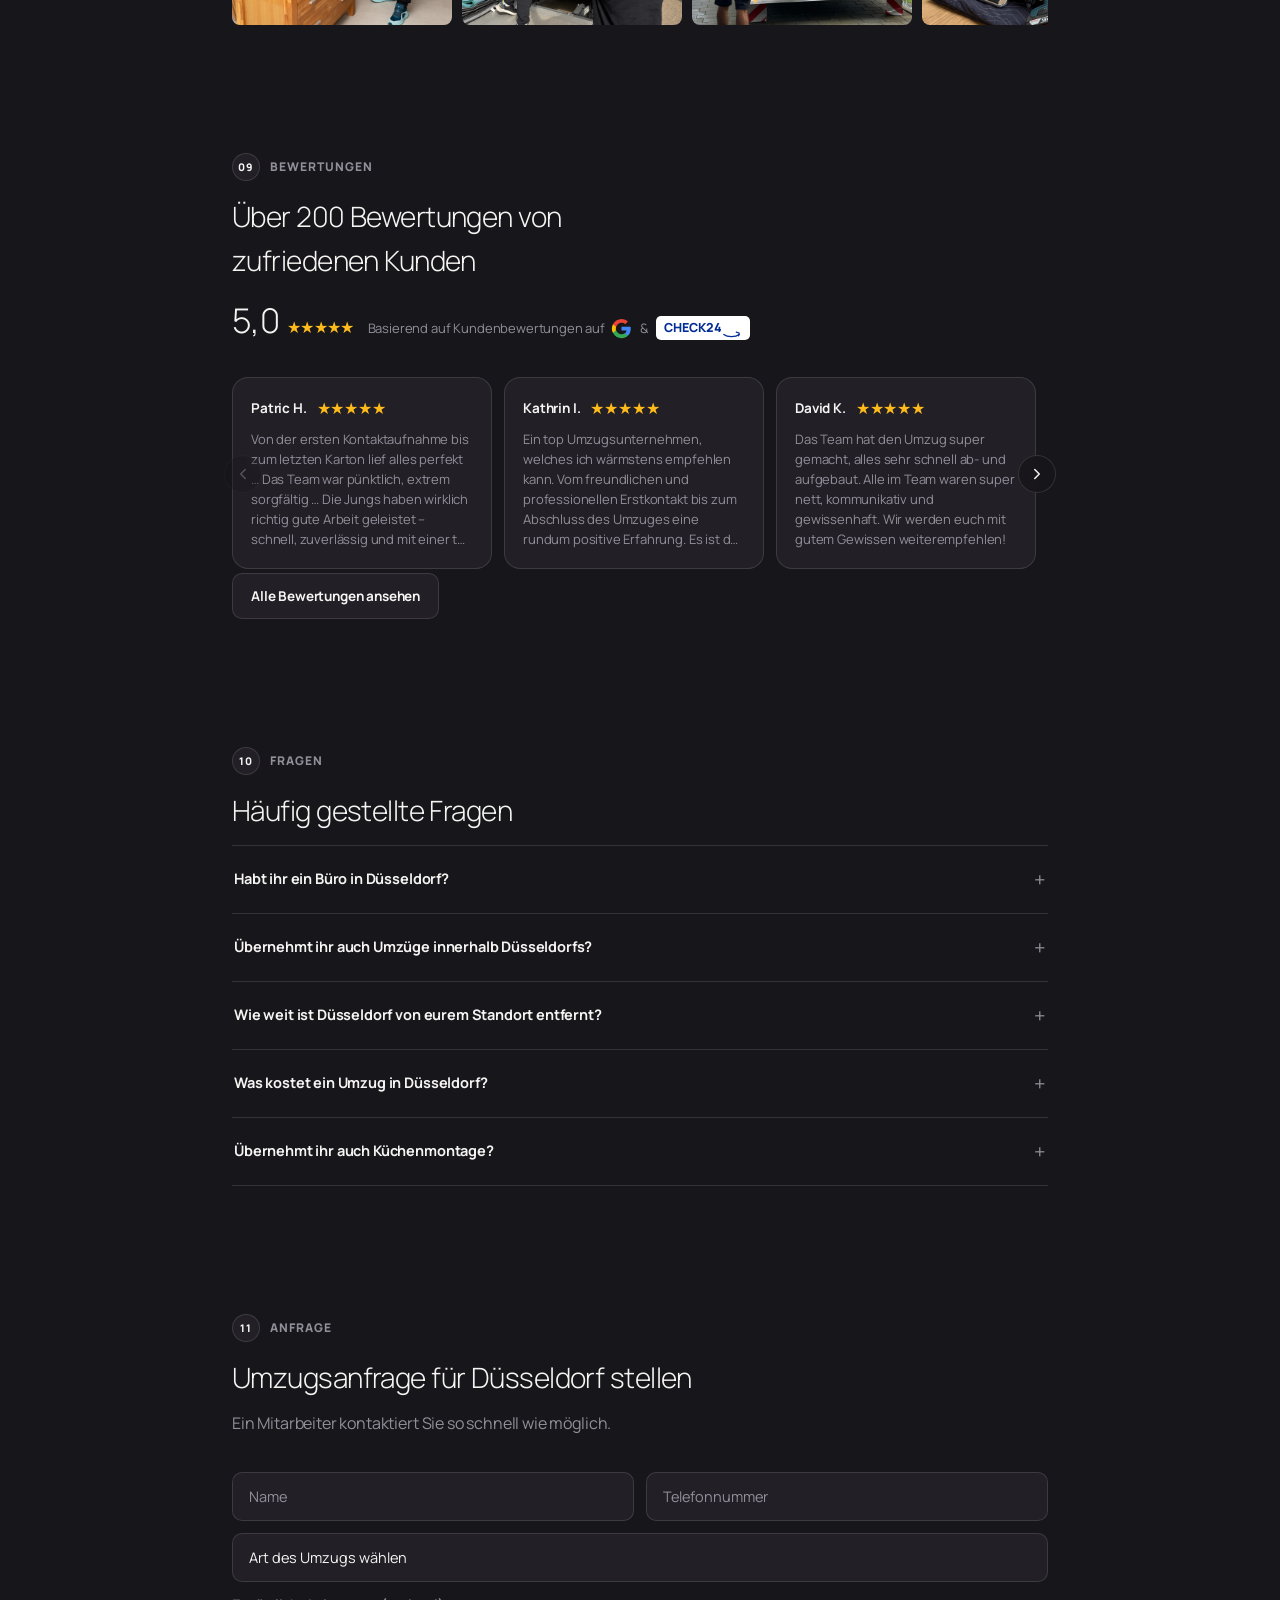
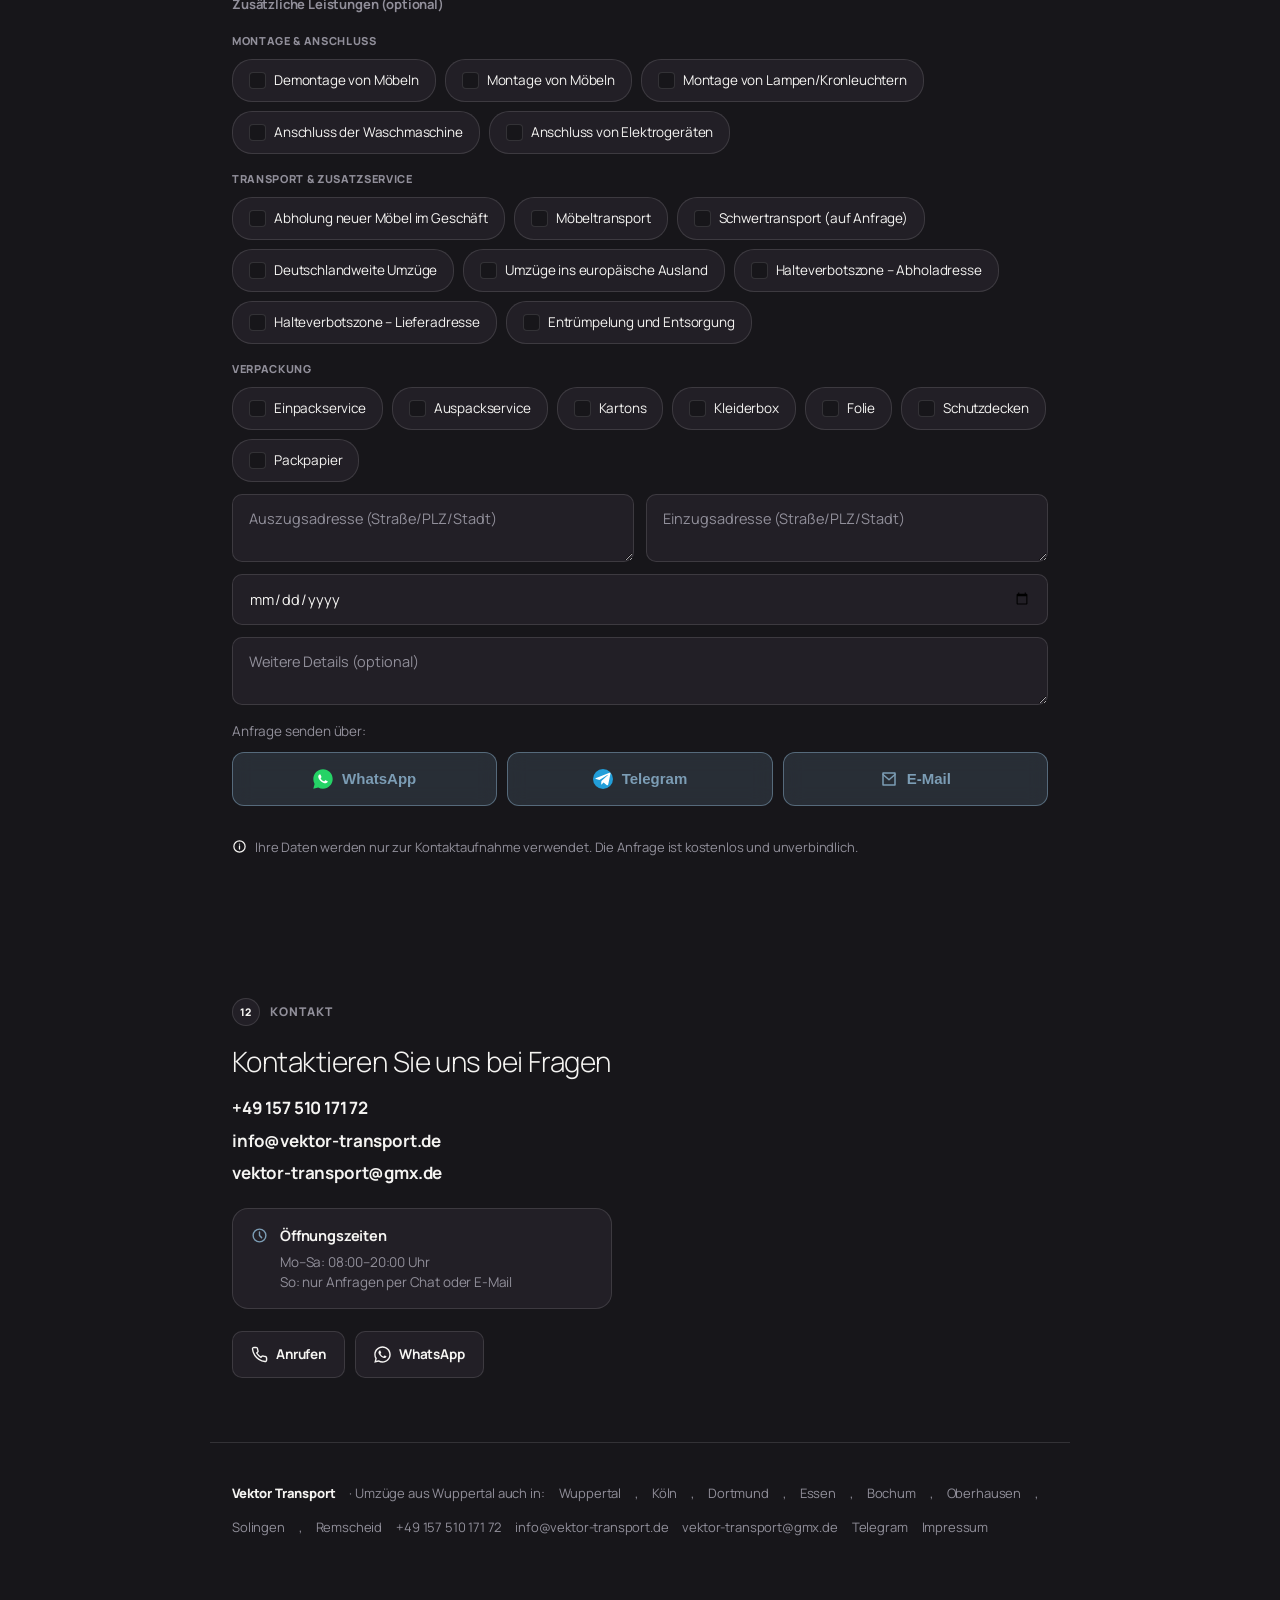
<file: umzug-duesseldorf.html>
<!DOCTYPE html>
<html lang="de">
<head>
  <meta charset="UTF-8" />
  <meta name="viewport" content="width=device-width, initial-scale=1, viewport-fit=cover" />
  <title>Umzüge in Düsseldorf | Privatumzug, Firmenumzug & Möbeltransport – Vektor Transport</title>
  <meta name="description" content="Umzüge in Düsseldorf – privat oder geschäftlich, innerhalb der Stadt oder von/nach Düsseldorf. Vektor Transport organisiert Ihren Umzug zuverlässig von A bis Z. Kostenloses Angebot anfragen." />
  <link rel="canonical" href="https://vektor-transport.de/umzug-duesseldorf.html" />
  <meta name="theme-color" content="#1c1b1f" />
  <link rel="icon" type="image/png" href="media/logo.png" />
  <meta property="og:type" content="website" />
  <meta property="og:site_name" content="Vektor Transport" />
  <meta property="og:title" content="Umzüge in Düsseldorf – Vektor Transport" />
  <meta property="og:description" content="Privatumzug, Firmenumzug und Möbeltransport in Düsseldorf – zuverlässig organisiert von Vektor Transport." />
  <meta property="og:locale" content="de_DE" />
  <meta property="og:image" content="media/logo.png" />
  <link rel="preconnect" href="https://fonts.googleapis.com">
  <link rel="preconnect" href="https://fonts.gstatic.com" crossorigin>
  <link href="https://fonts.googleapis.com/css2?family=Manrope:wght@200;300;400;500;600;700;800&display=swap" rel="stylesheet">
  <link rel="stylesheet" href="style.css?v=46" />
  <script type="application/ld+json">
  {"@context":"https://schema.org","@graph":[
    {"@type":"MovingCompany","@id":"https://vektor-transport.de/#business","name":"Vektor Transport","telephone":"+49 157 510 171 72","priceRange":"€€","currenciesAccepted":"EUR","paymentAccepted":"Bar, Karte, Überweisung","areaServed":[{"@type":"City","name":"Wuppertal"},{"@type":"City","name":"Düsseldorf"}],"address":{"@type":"PostalAddress","addressLocality":"Wuppertal","addressCountry":"DE"},"sameAs":["https://wa.me/4915751017172","https://t.me/VektorTransport"],"makesOffer":[
      {"@type":"Offer","itemOffered":{"@type":"Service","name":"Privatumzug"},"priceCurrency":"EUR","priceSpecification":{"@type":"PriceSpecification","minPrice":450,"priceCurrency":"EUR","valueAddedTaxIncluded":true}},
      {"@type":"Offer","itemOffered":{"@type":"Service","name":"Firmenumzug"},"priceCurrency":"EUR","priceSpecification":{"@type":"PriceSpecification","minPrice":650,"priceCurrency":"EUR","valueAddedTaxIncluded":true}},
      {"@type":"Offer","itemOffered":{"@type":"Service","name":"Küchenmontage"}}
    ]},
    {"@type":"WebSite","@id":"https://vektor-transport.de/#website","name":"Vektor Transport","url":"https://vektor-transport.de/","inLanguage":["de"]},
    {"@type":"FAQPage","mainEntity":[
      {"@type":"Question","name":"Habt ihr ein Büro in Düsseldorf?","acceptedAnswer":{"@type":"Answer","text":"Nein, unser Firmensitz ist in Wuppertal. Wir sind aber regelmäßig in Düsseldorf im Einsatz und übernehmen Umzüge in der ganzen Stadt sowie im Umland."}},
      {"@type":"Question","name":"Übernehmt ihr auch Umzüge innerhalb Düsseldorfs?","acceptedAnswer":{"@type":"Answer","text":"Ja, genauso wie Umzüge von oder nach Düsseldorf – privat oder geschäftlich."}},
      {"@type":"Question","name":"Wie weit ist Düsseldorf von eurem Standort entfernt?","acceptedAnswer":{"@type":"Answer","text":"Ca. 30 km bzw. rund 30 Minuten Fahrzeit von Wuppertal aus."}},
      {"@type":"Question","name":"Was kostet ein Umzug in Düsseldorf?","acceptedAnswer":{"@type":"Answer","text":"Privatumzüge starten ab 450 € (inkl. 19 % MwSt.), Firmenumzüge ab 650 € (inkl. 19 % MwSt.). Der genaue Preis hängt vom Umfang ab und wird vorab besprochen."}},
      {"@type":"Question","name":"Übernehmt ihr auch Küchenmontage?","acceptedAnswer":{"@type":"Answer","text":"Ja, wir montieren und demontieren Küchen fachgerecht, inklusive Transport bei Bedarf."}}
    ]}
  ]}
  </script>
</head>
<body>

<header class="hdr" id="hdr">
    <a href="index.html#top" class="logo"><img class="logo__img" src="media/logo.png" alt="Vektor Transport" width="40" height="40" /><span>Vektor Transport</span></a>
    <nav class="nav" id="nav">
      <a href="#privatumzug">Leistungen</a>
      <a href="#warum">Warum wir</a>
      <a href="#fuhrpark">Fuhrpark</a>
      <a href="#galerie">Galerie</a>
      <a href="#bewertungen">Bewertungen</a>
      <a href="#faq">FAQ</a>
      <a href="#kontakt">Kontakt</a>
      <a href="#anfrage" class="nav__cta">Angebot anfordern</a>
    </nav>
    <div class="hdr__right">
      <a class="hdr__call" href="tel:+4915751017172" aria-label="Anrufen">
        <svg viewBox="0 0 24 24" width="18" height="18" fill="none" stroke="currentColor" stroke-width="2" stroke-linecap="round" stroke-linejoin="round"><path d="M22 16.92v3a2 2 0 0 1-2.18 2 19.79 19.79 0 0 1-8.63-3.07 19.5 19.5 0 0 1-6-6 19.79 19.79 0 0 1-3.07-8.67A2 2 0 0 1 4.11 2h3a2 2 0 0 1 2 1.72c.13.96.36 1.9.7 2.81a2 2 0 0 1-.45 2.11L8.09 9.91a16 16 0 0 0 6 6l1.27-1.27a2 2 0 0 1 2.11-.45c.9.34 1.85.57 2.81.7A2 2 0 0 1 22 16.92z"/></svg>
      </a>
      <button class="burger" id="burger" aria-label="Menü" aria-expanded="false"><span></span><span></span><span></span></button>
    </div>
  </header>

  <main>
    <section class="hero" id="top">
      <div class="hero__grid">
        <div class="hero__text">
          <span class="kicker">
            <b class="kicker__title">
              <span class="kicker__word" id="kicker-vektor"><span class="kl">V</span><span class="kl">e</span><span class="kl">k</span><span class="kl">t</span><span class="kl">o</span><span class="kl">r</span></span>
              <span class="kicker__rest">Transport</span>
            </b>
          </span>
          <h1 class="hero__h">Umzüge in <em>Düsseldorf</em>.</h1>
          <p class="hero__p">Privat oder geschäftlich, innerhalb der Stadt oder über die Stadtgrenze hinaus – wir organisieren Ihren Umzug in Düsseldorf zuverlässig von A bis Z.</p>
          <div class="hero__ctas">
            <a href="https://wa.me/4915751017172" target="_blank" rel="noopener" class="cta cta--wa">
              <svg viewBox="0 0 32 32" width="20" height="20"><path fill="#25D366" d="M16 .5C7.4.5.5 7.4.5 16c0 2.8.7 5.4 2 7.8L.5 31.5l7.9-2c2.3 1.2 4.8 1.9 7.6 1.9 8.6 0 15.5-6.9 15.5-15.5S24.6.5 16 .5z"/><path fill="#fff" d="M23 19.2c-.4-.2-2.3-1.1-2.6-1.3-.3-.1-.6-.2-.9.2-.3.4-1 1.3-1.2 1.5-.2.2-.4.3-.8.1-.4-.2-1.6-.6-3.1-1.9-1.1-1-1.9-2.3-2.1-2.7-.2-.4 0-.6.2-.8l.6-.7c.2-.2.3-.4.4-.6.1-.2 0-.5 0-.7-.1-.2-.9-2.1-1.2-2.9-.3-.8-.6-.7-.9-.7h-.7c-.2 0-.6.1-1 .5-.3.4-1.3 1.3-1.3 3.1s1.3 3.6 1.5 3.9c.2.3 2.6 4 6.3 5.6.9.4 1.6.6 2.1.8.9.3 1.7.2 2.3.1.7-.1 2.3-.9 2.6-1.8.3-.9.3-1.7.2-1.8-.1-.2-.3-.3-.7-.5z"/></svg>
              <span>WhatsApp</span>
            </a>
            <a href="https://t.me/VektorTransport" target="_blank" rel="noopener" class="cta cta--tg">
              <svg viewBox="0 0 24 24" width="20" height="20"><circle cx="12" cy="12" r="12" fill="#229ED9"/><path fill="#fff" d="M9.78 18.65l.28-4.23 7.68-6.92c.34-.31-.07-.46-.52-.19L7.74 13.3 3.64 12c-.88-.25-.89-.86.2-1.3l15.97-6.16c.73-.33 1.43.18 1.15 1.3l-2.72 12.81c-.19.91-.74 1.13-1.5.71l-4.14-3.05-2 1.93c-.23.23-.42.42-.83.42z"/></svg>
              <span>Telegram</span>
            </a>
          </div>
          <div class="trust">
            <a href="#bewertungen" class="trust-rate js-go"><span class="star">★</span> <b>5,0</b> · <span>Kundenbewertungen</span></a>
          </div>
        </div>
      </div>
      <a href="#privatumzug" class="scroll-hint" aria-label="Mehr sehen">
        <svg viewBox="0 0 24 24" width="22" height="22" fill="none" stroke="currentColor" stroke-width="2" stroke-linecap="round" stroke-linejoin="round"><path d="M6 9l6 6 6-6"/></svg>
      </a>
    </section>

    <section class="sec reveal" id="region">
      <span class="eyebrow">Über uns</span>
      <h2 class="h2">Umzugsservice für Düsseldorf</h2>
      <p class="section-lead">Vektor Transport organisiert Umzüge in und um Düsseldorf – egal ob Sie innerhalb der Stadt umziehen, aus Düsseldorf wegziehen oder neu nach Düsseldorf kommen.</p>
      <p>Unser Team ist in Wuppertal ansässig und regelmäßig in Düsseldorf im Einsatz, sodass wir Anfahrt, Termine und Ablauf zuverlässig planen können – für Privatpersonen genauso wie für Unternehmen.</p>
      <div class="region-links">
        <a href="#privatumzug">Privatumzug</a>
        <a href="#firmenumzug">Firmenumzug</a>
        <a href="#moebeltransport">Möbeltransport</a>
      </div>
    </section>

    <section class="sec reveal" id="privatumzug">
      <span class="eyebrow">Privatumzug</span>
      <h2 class="h2">Privatumzug in Düsseldorf</h2>
      <p class="section-lead">Ob Umzug innerhalb Düsseldorfs, zwischen Stadtteilen oder von/nach Düsseldorf – wir übernehmen Verpackung, Transport und Möbelmontage individuell nach Ihrem Bedarf.</p>
      <div class="scard">
        <div class="scard__price">
          <a href="#anfrage" class="scard__p js-go" data-service="Privatumzug">ab 450 €</a>
          <span class="scard__vat">inkl. 19 % MwSt.</span>
        </div>
        <div class="scard__d">Wir setzen genau die richtige Anzahl an Fachkräften für Ihren Umzug ein und gestalten einen komfortablen Prozess – individuell auf Ihre Bedürfnisse abgestimmt.</div>
      </div>
    </section>

    <section class="sec reveal" id="firmenumzug">
      <span class="eyebrow">Firmenumzug</span>
      <h2 class="h2">Firmenumzug in Düsseldorf</h2>
      <p class="section-lead">Für Unternehmen in Düsseldorf organisieren wir Büroumzüge mit möglichst wenig Ausfallzeit – von der Demontage bis zum betriebsbereiten Wiederaufbau am neuen Standort.</p>
      <div class="scard">
        <div class="scard__price">
          <a href="#anfrage" class="scard__p js-go" data-service="Firmenumzug">ab 650 €</a>
          <span class="scard__vat">inkl. 19 % MwSt.</span>
        </div>
        <div class="scard__d">Von der ersten Planung bis zur vollständigen Einrichtung kümmern wir uns um jedes Detail – so läuft Ihr Büroumzug reibungslos und effizient.</div>
      </div>
    </section>

    <section class="sec reveal" id="moebeltransport">
      <span class="eyebrow">Möbeltransport</span>
      <h2 class="h2">Möbeltransport in Düsseldorf</h2>
      <p class="section-lead">Auch einzelne Möbelstücke transportieren wir sicher innerhalb Düsseldorfs oder von/nach Düsseldorf – etwa bei einem Neukauf, einer Abholung im Geschäft oder einer Küchenmontage.</p>
      <div class="scard">
        <a href="#anfrage" class="scard__p js-go" data-service="Sonstiges">Anfragen</a>
        <div class="scard__d">Sicher verpackt und fachgerecht transportiert – auf Wunsch inklusive Auf- und Abbau vor Ort.</div>
      </div>
    </section>

    <section class="sec reveal" id="ablauf">
      <span class="eyebrow">Ablauf</span>
      <h2 class="h2">So läuft Ihr Umzug in Düsseldorf ab</h2>
      <div class="why-grid">
        <div class="why-card">
          <div class="why-num">01</div>
          <div class="why-t">Anfrage</div>
          <div class="why-d">Schreiben Sie uns per WhatsApp, Telegram, E-Mail oder Telefon, was Sie brauchen.</div>
        </div>
        <div class="why-card">
          <div class="why-num">02</div>
          <div class="why-t">Angebot</div>
          <div class="why-d">Wir schätzen Aufwand und Umfang ein und machen Ihnen ein unverbindliches Angebot.</div>
        </div>
        <div class="why-card">
          <div class="why-num">03</div>
          <div class="why-t">Abstimmung</div>
          <div class="why-d">Termin, Fahrzeuggröße und gewünschte Zusatzleistungen legen wir gemeinsam fest.</div>
        </div>
        <div class="why-card">
          <div class="why-num">04</div>
          <div class="why-t">Durchführung</div>
          <div class="why-d">Am Umzugstag kümmert sich unser Team um Transport und Montage – zuverlässig und sorgfältig.</div>
        </div>
      </div>
    </section>

    <section class="sec reveal" id="warum">
      <span class="eyebrow">Warum wir</span>
      <h2 class="h2">Top 3 Vorteile, die für uns sprechen</h2>
      <div class="why-grid">
        <div class="why-card">
          <div class="why-num">01</div>
          <div class="why-t">Höchste Qualität</div>
          <div class="why-d">Jeder Kunde ist einzigartig – und so auch unser Service. Präzise und hochwertige Arbeit ist die Basis unseres Erfolgs. Mit professionellen Werkzeugen und hochwertigen Verpackungsmaterialien garantieren wir den bestmöglichen Schutz Ihrer Möbel.</div>
        </div>
        <div class="why-card">
          <div class="why-num">02</div>
          <div class="why-t">Einzigartiges Erlebnis</div>
          <div class="why-d">Mehr als ein Service – echte Begleitung. Von der ersten Beratung bis zum letzten Karton stehen wir an Ihrer Seite. Mit Erfahrung, modernem Equipment und Liebe zum Detail verwandeln wir Ihren Umzug in einen reibungslosen und angenehmen Ablauf.</div>
        </div>
        <div class="why-card">
          <div class="why-num">03</div>
          <div class="why-t">Kundensupport</div>
          <div class="why-d">Der persönliche Kontakt ist uns wichtig – deshalb bieten wir ein persönliches Kennenlernen an und schätzen den Arbeitsumfang direkt vor Ort ein. Gerne besprechen und beantworten wir all Ihre Fragen und geben eine professionelle Beratung. Ihr Vertrauen ist der Schlüssel für die hochwertige Ausführung unserer Arbeit.</div>
        </div>
      </div>
    </section>

    <section class="sec reveal" id="fuhrpark">
      <span class="eyebrow">Unser Fuhrpark</span>
      <h2 class="h2">Moderne Fahrzeuge für zuverlässige Transporte</h2>
      <div class="fleet-grid">
        <div class="fleet-card">
          <div class="fleet-card__visual">
            <img src="media/van-koffer.jpg" alt="Renault Master Koffer 3,5 t mit Ladebordwand – Vektor Transport" loading="lazy" />
          </div>
          <div class="fleet-t">Transporter 3,5 t Koffer mit Ladebordwand</div>
          <div class="fleet-d">Renault Master Koffer 3,5 t · Ladevolumen ca. 22 m³ · Ladebordwand bis 750 kg · ideal für Möbel, Schränke und Küchenmodule.</div>
        </div>
        <div class="fleet-card">
          <div class="fleet-card__visual">
            <img src="media/van-l3h2.jpg" alt="Renault Master L3H2 – Vektor Transport" loading="lazy" />
          </div>
          <div class="fleet-t">Transporter 3,5 t L3H2</div>
          <div class="fleet-d">Renault Master L3H2 · Ladevolumen ca. 14,8 m³ · Nutzlast bis 1.625 kg · Gewinner „International Van of the Year 2025“.</div>
        </div>
      </div>
    </section>

    <section class="sec reveal" id="galerie">
      <span class="eyebrow">Galerie</span>
      <h2 class="h2">Unsere Arbeit</h2>
      <div class="carousel">
        <button class="carousel__arrow carousel__arrow--prev" id="feed-prev" aria-label="Zurück">
          <svg viewBox="0 0 24 24" width="18" height="18" fill="none" stroke="currentColor" stroke-width="2" stroke-linecap="round" stroke-linejoin="round"><path d="M15 18l-6-6 6-6"/></svg>
        </button>
        <div class="feed" id="feed">
          <img src="media/work-7.jpg?v=1" alt="Vektor Transport – Möbelschutz" loading="lazy" />
          <img src="media/work-6.jpg?v=1" alt="Vektor Transport – Beladung" loading="lazy" />
          <img src="media/work-1.jpg?v=3" alt="Vektor Transport – Möbeltransport" loading="lazy" />
          <img src="media/work-2.jpg?v=2" alt="Vektor Transport – Möbelmontage" loading="lazy" />
          <img src="media/work-3.jpg?v=3" alt="Vektor Transport – Umzugswagen" loading="lazy" />
          <img src="media/work-4.jpg?v=1" alt="Vektor Transport – Anlieferung" loading="lazy" />
          <img src="media/work-5.jpg?v=1" alt="Vektor Transport – Kühlschranktransport" loading="lazy" />
        </div>
        <button class="carousel__arrow carousel__arrow--next" id="feed-next" aria-label="Weiter">
          <svg viewBox="0 0 24 24" width="18" height="18" fill="none" stroke="currentColor" stroke-width="2" stroke-linecap="round" stroke-linejoin="round"><path d="M9 18l6-6-6-6"/></svg>
        </button>
      </div>
    </section>

    <section class="sec reveal" id="bewertungen">
      <span class="eyebrow">Bewertungen</span>
      <h2 class="h2">Über 200 Bewertungen von zufriedenen Kunden</h2>
      <div class="rev-head">
        <div class="rev-score"><span>5,0</span><span class="rev-stars">★★★★★</span></div>
        <div class="rev-meta">
          <span>Basierend auf Kundenbewertungen auf</span>
          <span class="brand-row">
            <svg class="brand-google" viewBox="0 0 24 24" width="21" height="21" aria-label="Google"><path fill="#4285F4" d="M22.56 12.25c0-.78-.07-1.53-.2-2.25H12v4.26h5.92a5.06 5.06 0 0 1-2.2 3.32v2.77h3.57c2.08-1.92 3.27-4.74 3.27-8.1z"/><path fill="#34A853" d="M12 23c2.97 0 5.46-.98 7.28-2.66l-3.57-2.77c-.98.66-2.23 1.06-3.71 1.06-2.86 0-5.29-1.93-6.16-4.53H2.18v2.84A11 11 0 0 0 12 23z"/><path fill="#FBBC05" d="M5.84 14.1a6.6 6.6 0 0 1 0-4.2V7.06H2.18a11 11 0 0 0 0 9.88l3.66-2.84z"/><path fill="#EA4335" d="M12 5.38c1.62 0 3.06.56 4.21 1.64l3.15-3.15C17.45 2.09 14.97 1 12 1 7.7 1 3.99 3.47 2.18 7.06l3.66 2.84C6.71 7.31 9.14 5.38 12 5.38z"/></svg>
            <span class="brand-sep">&amp;</span>
            <span class="brand-check24-badge">
              <svg class="brand-check24" viewBox="0 0 130 32" width="78" height="19" aria-label="Check24"><text x="0" y="22" font-family="Manrope, sans-serif" font-weight="800" font-size="21" fill="#022D94">CHECK24</text><path d="M100 26c6 5 20 5 26 0" fill="none" stroke="#022D94" stroke-width="2" stroke-linecap="round"/><path d="M121 22l5 1.5-1 5" fill="none" stroke="#022D94" stroke-width="2" stroke-linecap="round" stroke-linejoin="round"/></svg>
            </span>
          </span>
        </div>
      </div>
      <div class="carousel">
        <button class="carousel__arrow carousel__arrow--prev" id="rev-prev" aria-label="Zurück">
          <svg viewBox="0 0 24 24" width="18" height="18" fill="none" stroke="currentColor" stroke-width="2" stroke-linecap="round" stroke-linejoin="round"><path d="M15 18l-6-6 6-6"/></svg>
        </button>
        <div class="reviews" id="reviews-list">
        <div class="review">
          <div class="review__head"><b>Patric H.</b><span class="rev-stars">★★★★★</span></div>
          <p>Von der ersten Kontaktaufnahme bis zum letzten Karton lief alles perfekt … Das Team war pünktlich, extrem sorgfältig … Die Jungs haben wirklich richtig gute Arbeit geleistet – schnell, zuverlässig und mit einer top Organisation. Preis-Leistung ist absolut fair.</p>
        </div>
        <div class="review">
          <div class="review__head"><b>Kathrin I.</b><span class="rev-stars">★★★★★</span></div>
          <p>Ein top Umzugsunternehmen, welches ich wärmstens empfehlen kann. Vom freundlichen und professionellen Erstkontakt bis zum Abschluss des Umzuges eine rundum positive Erfahrung. Es ist der allererste Umzug, bei dem wirklich überhaupt nichts kaputt gegangen ist – es wurde sogar noch eine vorher defekte Pax-Schublade repariert. Vielen Dank nochmal!</p>
        </div>
        <div class="review">
          <div class="review__head"><b>David K.</b><span class="rev-stars">★★★★★</span></div>
          <p>Das Team hat den Umzug super gemacht, alles sehr schnell ab- und aufgebaut. Alle im Team waren super nett, kommunikativ und gewissenhaft. Wir werden euch mit gutem Gewissen weiterempfehlen!</p>
        </div>
        <div class="review">
          <div class="review__head"><b>Weronika S.</b><span class="rev-stars">★★★★★</span></div>
          <p>Top Umzugsunternehmen! Die Kommunikation war schnell und zuverlässig, das Team professionell und sorgfältig. Der gesamte Ablauf war einfach und reibungslos. Absolut empfehlenswert!</p>
        </div>
        <div class="review">
          <div class="review__head"><b>Caio A.</b><span class="rev-stars">★★★★★</span></div>
          <p>Wir sind sehr zufrieden mit Vektor Transport. Der Service war sehr schnell und professionell, zu einem guten Preis. Die Mitarbeiter sind alle sehr freundlich und hilfsbereit. Wir können ihren Service auf jeden Fall weiterempfehlen.</p>
        </div>
        <div class="review">
          <div class="review__head"><b>Jennifer J.</b><span class="rev-stars">★★★★★</span></div>
          <p>Das Unternehmen sowie die Mitarbeiter sind super freundlich, strukturiert und verlässlich. Die Arbeit war nicht nur schnell, sondern auch sauber erledigt. Herzlichen Dank für eure tolle Arbeit!</p>
        </div>
        <div class="review">
          <div class="review__head"><b>Kristina P.</b><span class="rev-stars">★★★★★</span></div>
          <p>Sehr netter und zuverlässiger Kontakt. Reibungsloser Umzug. Pünktlich und zuverlässig vor Ort. Alle Möbel wurden entsprechend geschützt und verpackt. Kann ich nur empfehlen und würde jederzeit wieder beauftragen.</p>
        </div>
        <div class="review">
          <div class="review__head"><b>Timo K.</b><span class="rev-stars">★★★★★</span></div>
          <p>Super freundliches und professionelles Team, sehr sorgfältige Arbeit. Küche wurde perfekt an die neuen Platzverhältnisse angepasst.</p>
        </div>
        </div>
        <button class="carousel__arrow carousel__arrow--next" id="rev-next" aria-label="Weiter">
          <svg viewBox="0 0 24 24" width="18" height="18" fill="none" stroke="currentColor" stroke-width="2" stroke-linecap="round" stroke-linejoin="round"><path d="M9 18l6-6-6-6"/></svg>
        </button>
      </div>
      <a class="btn-ghost" id="rev-link" href="https://maps.app.goo.gl/x3Mh6PCi1fQFDinu8" target="_blank" rel="noopener">Alle Bewertungen ansehen</a>
    </section>

    <section class="sec reveal" id="faq">
      <span class="eyebrow">Fragen</span>
      <h2 class="h2">Häufig gestellte Fragen</h2>
      <div class="faq-list" id="faq-list">
        <div class="faq-item"><div class="faq-q"><span>Habt ihr ein Büro in Düsseldorf?</span></div><div class="faq-a"><p>Nein, unser Firmensitz ist in Wuppertal. Wir sind aber regelmäßig in Düsseldorf im Einsatz und übernehmen Umzüge in der ganzen Stadt sowie im Umland.</p></div></div>
        <div class="faq-item"><div class="faq-q"><span>Übernehmt ihr auch Umzüge innerhalb Düsseldorfs?</span></div><div class="faq-a"><p>Ja, genauso wie Umzüge von oder nach Düsseldorf – privat oder geschäftlich.</p></div></div>
        <div class="faq-item"><div class="faq-q"><span>Wie weit ist Düsseldorf von eurem Standort entfernt?</span></div><div class="faq-a"><p>Ca. 30 km bzw. rund 30 Minuten Fahrzeit von Wuppertal aus.</p></div></div>
        <div class="faq-item"><div class="faq-q"><span>Was kostet ein Umzug in Düsseldorf?</span></div><div class="faq-a"><p>Privatumzüge starten ab 450 € (inkl. 19 % MwSt.), Firmenumzüge ab 650 € (inkl. 19 % MwSt.). Der genaue Preis hängt vom Umfang ab und wird vorab besprochen.</p></div></div>
        <div class="faq-item"><div class="faq-q"><span>Übernehmt ihr auch Küchenmontage?</span></div><div class="faq-a"><p>Ja, wir montieren und demontieren Küchen fachgerecht, inklusive Transport bei Bedarf.</p></div></div>
      </div>
    </section>

    <section class="sec reveal" id="anfrage">
      <span class="eyebrow">Anfrage</span>
      <h2 class="h2">Umzugsanfrage für Düsseldorf stellen</h2>
      <p class="section-lead">Ein Mitarbeiter kontaktiert Sie so schnell wie möglich.</p>
      <form class="req-form" id="req-form">
        <div class="req-row">
          <input class="field" type="text" name="name" placeholder="Name" required />
          <input class="field" type="tel" name="phone" placeholder="Telefonnummer" required />
        </div>
        <select class="field select" name="service" required>
          <option value="">Art des Umzugs wählen</option>
          <option value="Privatumzug">Privatumzug</option>
          <option value="Firmenumzug">Firmenumzug</option>
          <option value="Küchenmontage">Küchenmontage</option>
          <option value="Sonstiges">Sonstiges</option>
        </select>

        <div class="req-extras">
          <span class="req-extras__label">Zusätzliche Leistungen (optional)</span>

          <span class="req-extras__group">Montage &amp; Anschluss</span>
          <div class="extras-grid">
            <label class="extra-chip">
              <input type="checkbox" name="extras" value="Demontage von Möbeln" />
              <span>Demontage von Möbeln</span>
            </label>
            <label class="extra-chip">
              <input type="checkbox" name="extras" value="Montage von Möbeln" />
              <span>Montage von Möbeln</span>
            </label>
            <label class="extra-chip" id="lamp-chip">
              <input type="checkbox" name="extras" value="Montage von Lampen/Kronleuchtern" id="lamp-check" />
              <span>Montage von Lampen/Kronleuchtern</span>
            </label>
            <label class="extra-chip">
              <input type="checkbox" name="extras" value="Anschluss der Waschmaschine" />
              <span>Anschluss der Waschmaschine</span>
            </label>
            <label class="extra-chip">
              <input type="checkbox" name="extras" value="Anschluss von Elektrogeräten" />
              <span>Anschluss von Elektrogeräten</span>
            </label>
          </div>
          <div class="extra-qty is-hidden" id="lamp-qty-row">
            <span class="extra-qty__label">Anzahl Lampen/Kronleuchter</span>
            <input class="field extra-qty__input" type="number" name="lamp_qty" min="1" max="20" value="1" />
          </div>

          <span class="req-extras__group">Transport &amp; Zusatzservice</span>
          <div class="extras-grid">
            <label class="extra-chip">
              <input type="checkbox" name="extras" value="Möbelabholung im Geschäft" />
              <span>Abholung neuer Möbel im Geschäft</span>
            </label>
            <label class="extra-chip">
              <input type="checkbox" name="extras" value="Möbeltransport" />
              <span>Möbeltransport</span>
            </label>
            <label class="extra-chip">
              <input type="checkbox" name="extras" value="Schwertransport" />
              <span>Schwertransport (auf Anfrage)</span>
            </label>
            <label class="extra-chip">
              <input type="checkbox" name="extras" value="Deutschlandweite Umzüge" />
              <span>Deutschlandweite Umzüge</span>
            </label>
            <label class="extra-chip">
              <input type="checkbox" name="extras" value="Umzüge ins europäische Ausland" />
              <span>Umzüge ins europäische Ausland</span>
            </label>
            <label class="extra-chip">
              <input type="checkbox" name="extras" value="Halteverbotszone Abholadresse" />
              <span>Halteverbotszone – Abholadresse</span>
            </label>
            <label class="extra-chip">
              <input type="checkbox" name="extras" value="Halteverbotszone Lieferadresse" />
              <span>Halteverbotszone – Lieferadresse</span>
            </label>
            <label class="extra-chip">
              <input type="checkbox" name="extras" value="Entrümpelung und Entsorgung" />
              <span>Entrümpelung und Entsorgung</span>
            </label>
          </div>

          <span class="req-extras__group">Verpackung</span>
          <div class="extras-grid">
            <label class="extra-chip">
              <input type="checkbox" name="extras" value="Einpackservice" />
              <span>Einpackservice</span>
            </label>
            <label class="extra-chip">
              <input type="checkbox" name="extras" value="Auspackservice" />
              <span>Auspackservice</span>
            </label>
            <label class="extra-chip" id="kartons-chip">
              <input type="checkbox" name="extras" value="Kartons" id="kartons-check" />
              <span>Kartons</span>
            </label>
            <label class="extra-chip" id="kleiderbox-chip">
              <input type="checkbox" name="extras" value="Kleiderbox" id="kleiderbox-check" />
              <span>Kleiderbox</span>
            </label>
            <label class="extra-chip">
              <input type="checkbox" name="extras" value="Folie" />
              <span>Folie</span>
            </label>
            <label class="extra-chip">
              <input type="checkbox" name="extras" value="Schutzdecken" />
              <span>Schutzdecken</span>
            </label>
            <label class="extra-chip">
              <input type="checkbox" name="extras" value="Packpapier" />
              <span>Packpapier</span>
            </label>
          </div>
          <div class="extra-qty is-hidden" id="kartons-qty-row">
            <span class="extra-qty__label">Anzahl Kartons</span>
            <input class="field extra-qty__input" type="number" name="kartons_qty" min="1" max="200" value="10" />
          </div>
          <div class="extra-qty is-hidden" id="kleiderbox-qty-row">
            <span class="extra-qty__label">Anzahl Kleiderboxen</span>
            <input class="field extra-qty__input" type="number" name="kleiderbox_qty" min="1" max="50" value="1" />
          </div>
          </div>
        </div>

        <div class="req-row">
          <textarea class="field" name="from" rows="2" placeholder="Auszugsadresse (Straße/PLZ/Stadt)"></textarea>
          <textarea class="field" name="to" rows="2" placeholder="Einzugsadresse (Straße/PLZ/Stadt)"></textarea>
        </div>
        <input class="field" type="date" name="date" />
        <textarea class="field" name="comment" rows="2" placeholder="Weitere Details (optional)"></textarea>
        <div class="req-send">
          <span class="req-send__label">Anfrage senden über:</span>
          <div class="req-send__row">
            <button type="button" class="cta cta--wa" data-channel="whatsapp">
              <svg viewBox="0 0 32 32" width="20" height="20"><path fill="#25D366" d="M16 .5C7.4.5.5 7.4.5 16c0 2.8.7 5.4 2 7.8L.5 31.5l7.9-2c2.3 1.2 4.8 1.9 7.6 1.9 8.6 0 15.5-6.9 15.5-15.5S24.6.5 16 .5z"/><path fill="#fff" d="M23 19.2c-.4-.2-2.3-1.1-2.6-1.3-.3-.1-.6-.2-.9.2-.3.4-1 1.3-1.2 1.5-.2.2-.4.3-.8.1-.4-.2-1.6-.6-3.1-1.9-1.1-1-1.9-2.3-2.1-2.7-.2-.4 0-.6.2-.8l.6-.7c.2-.2.3-.4.4-.6.1-.2 0-.5 0-.7-.1-.2-.9-2.1-1.2-2.9-.3-.8-.6-.7-.9-.7h-.7c-.2 0-.6.1-1 .5-.3.4-1.3 1.3-1.3 3.1s1.3 3.6 1.5 3.9c.2.3 2.6 4 6.3 5.6.9.4 1.6.6 2.1.8.9.3 1.7.2 2.3.1.7-.1 2.3-.9 2.6-1.8.3-.9.3-1.7.2-1.8-.1-.2-.3-.3-.7-.5z"/></svg>
              <span>WhatsApp</span>
            </button>
            <button type="button" class="cta cta--tg" data-channel="telegram">
              <svg viewBox="0 0 24 24" width="20" height="20"><circle cx="12" cy="12" r="12" fill="#229ED9"/><path fill="#fff" d="M9.78 18.65l.28-4.23 7.68-6.92c.34-.31-.07-.46-.52-.19L7.74 13.3 3.64 12c-.88-.25-.89-.86.2-1.3l15.97-6.16c.73-.33 1.43.18 1.15 1.3l-2.72 12.81c-.19.91-.74 1.13-1.5.71l-4.14-3.05-2 1.93c-.23.23-.42.42-.83.42z"/></svg>
              <span>Telegram</span>
            </button>
            <button type="button" class="cta cta--mail" data-channel="email">
              <svg viewBox="0 0 24 24" width="18" height="18" fill="none" stroke="currentColor" stroke-width="2" stroke-linecap="round" stroke-linejoin="round" aria-hidden="true"><path d="M4 4h16v16H4z"/><path d="M4 6l8 7 8-7"/></svg>
              <span>E-Mail</span>
            </button>
          </div>
        </div>
        <p class="err is-hidden" id="req-error"></p>
        <p class="reassure reassure--info">
          <svg class="note__ic" viewBox="0 0 24 24" width="15" height="15" fill="none" stroke="currentColor" stroke-width="2" stroke-linecap="round" stroke-linejoin="round" aria-hidden="true"><circle cx="12" cy="12" r="9"/><path d="M12 11v5"/><path d="M12 8h.01"/></svg>
          <span>Ihre Daten werden nur zur Kontaktaufnahme verwendet. Die Anfrage ist kostenlos und unverbindlich.</span>
        </p>
      </form>
      <div class="done is-hidden" id="req-done">
        <div class="done__ring"><svg viewBox="0 0 24 24" width="34" height="34" fill="none" stroke="currentColor" stroke-width="2.5" stroke-linecap="round" stroke-linejoin="round"><path d="M20 6L9 17l-5-5"/></svg></div>
        <h3>Vielen Dank!</h3>
        <p>Ihre Anfrage wurde erfolgreich gesendet. Wir melden uns kurzfristig bei Ihnen.</p>
      </div>
    </section>

    <section class="sec reveal" id="kontakt">
      <span class="eyebrow">Kontakt</span>
      <h2 class="h2">Kontaktieren Sie uns bei Fragen</h2>
      <div class="contact-block">
        <a href="tel:+4915751017172">+49 157 510 171 72</a>
        <a href="mailto:info@vektor-transport.de">info@vektor-transport.de</a>
        <a href="mailto:vektor-transport@gmx.de">vektor-transport@gmx.de</a>
      </div>
      <div class="hours-block">
        <svg viewBox="0 0 24 24" width="17" height="17" fill="none" stroke="currentColor" stroke-width="2" stroke-linecap="round" stroke-linejoin="round" aria-hidden="true"><circle cx="12" cy="12" r="9"/><path d="M12 7v5l3 3"/></svg>
        <div>
          <span class="hours-block__t">Öffnungszeiten</span>
          <span class="hours-block__d">Mo–Sa: 08:00–20:00 Uhr</span>
          <span class="hours-block__d">So: nur Anfragen per Chat oder E-Mail</span>
        </div>
      </div>
      <div class="loc-actions">
        <a class="btn-ghost" href="tel:+4915751017172">
          <svg viewBox="0 0 24 24" width="17" height="17" fill="none" stroke="currentColor" stroke-width="2" stroke-linecap="round" stroke-linejoin="round" aria-hidden="true"><path d="M22 16.92v3a2 2 0 0 1-2.18 2 19.79 19.79 0 0 1-8.63-3.07 19.5 19.5 0 0 1-6-6 19.79 19.79 0 0 1-3.07-8.67A2 2 0 0 1 4.11 2h3a2 2 0 0 1 2 1.72c.13.96.36 1.9.7 2.81a2 2 0 0 1-.45 2.11L8.09 9.91a16 16 0 0 0 6 6l1.27-1.27a2 2 0 0 1 2.11-.45c.9.34 1.85.57 2.81.7A2 2 0 0 1 22 16.92z"/></svg>
          <span>Anrufen</span>
        </a>
        <a class="btn-ghost" href="https://wa.me/4915751017172" target="_blank" rel="noopener">
          <svg viewBox="0 0 32 32" width="17" height="17" fill="currentColor"><path d="M16 .5C7.4.5.5 7.4.5 16c0 2.8.7 5.4 2 7.8L.5 31.5l7.9-2c2.3 1.2 4.8 1.9 7.6 1.9 8.6 0 15.5-6.9 15.5-15.5S24.6.5 16 .5zm0 28.3c-2.5 0-4.8-.7-6.8-1.8l-.5-.3-4.7 1.2 1.3-4.6-.3-.5a12.7 12.7 0 0 1-2-6.8C3.2 8.9 8.9 3.2 16 3.2S28.8 8.9 28.8 16 23.1 28.8 16 28.8zm7-9.6c-.4-.2-2.3-1.1-2.6-1.3-.3-.1-.6-.2-.9.2-.3.4-1 1.3-1.2 1.5-.2.2-.4.3-.8.1-.4-.2-1.6-.6-3.1-1.9-1.1-1-1.9-2.3-2.1-2.7-.2-.4 0-.6.2-.8l.6-.7c.2-.2.3-.4.4-.6.1-.2 0-.5 0-.7-.1-.2-.9-2.1-1.2-2.9-.3-.8-.6-.7-.9-.7h-.7c-.2 0-.6.1-1 .5-.3.4-1.3 1.3-1.3 3.1s1.3 3.6 1.5 3.9c.2.3 2.6 4 6.3 5.6.9.4 1.6.6 2.1.8.9.3 1.7.2 2.3.1.7-.1 2.3-.9 2.6-1.8.3-.9.3-1.7.2-1.8-.1-.2-.3-.3-.7-.5z"/></svg>
          <span>WhatsApp</span>
        </a>
      </div>
    </section>
  </main>

  <footer class="foot">
    <span class="foot__b">Vektor Transport</span> · Umzüge aus Wuppertal auch in: <a href="umzug-wuppertal.html">Wuppertal</a>, <a href="umzug-koeln.html">Köln</a>, <a href="umzug-dortmund.html">Dortmund</a>, <a href="umzug-essen.html">Essen</a>, <a href="umzug-bochum.html">Bochum</a>, <a href="umzug-oberhausen.html">Oberhausen</a>, <a href="umzug-solingen.html">Solingen</a>, <a href="umzug-remscheid.html">Remscheid</a>
    <a href="tel:+4915751017172">+49 157 510 171 72</a>
    <a href="mailto:info@vektor-transport.de">info@vektor-transport.de</a>
    <a href="mailto:vektor-transport@gmx.de">vektor-transport@gmx.de</a>
    <a href="https://t.me/VektorTransport" target="_blank" rel="noopener">Telegram</a>
    <a href="impressum.html">Impressum</a>
  </footer>

  <a href="#anfrage" class="cta sticky-cta js-go" id="sticky-cta">Angebot anfordern</a>

  <button class="to-top" id="to-top" aria-label="Nach oben">
    <svg viewBox="0 0 24 24" width="24" height="24" fill="none" stroke="currentColor" stroke-width="2" stroke-linecap="round" stroke-linejoin="round"><path d="M6 15l6-6 6 6"/></svg>
  </button>

  <div class="fab" id="fab">
    <div class="fab__menu" id="fab-menu">
      <a class="fab__opt fab__opt--call" href="tel:+4915751017172">
        <svg viewBox="0 0 24 24" width="18" height="18" fill="none" stroke="currentColor" stroke-width="2" stroke-linecap="round" stroke-linejoin="round"><path d="M22 16.92v3a2 2 0 0 1-2.18 2 19.79 19.79 0 0 1-8.63-3.07 19.5 19.5 0 0 1-6-6 19.79 19.79 0 0 1-3.07-8.67A2 2 0 0 1 4.11 2h3a2 2 0 0 1 2 1.72c.13.96.36 1.9.7 2.81a2 2 0 0 1-.45 2.11L8.09 9.91a16 16 0 0 0 6 6l1.27-1.27a2 2 0 0 1 2.11-.45c.9.34 1.85.57 2.81.7A2 2 0 0 1 22 16.92z"/></svg>
        <span>Anrufen</span>
      </a>
      <a class="fab__opt fab__opt--wa" target="_blank" rel="noopener" href="https://wa.me/4915751017172">
        <svg viewBox="0 0 32 32" width="18" height="18" fill="currentColor"><path d="M16 .5C7.4.5.5 7.4.5 16c0 2.8.7 5.4 2 7.8L.5 31.5l7.9-2c2.3 1.2 4.8 1.9 7.6 1.9 8.6 0 15.5-6.9 15.5-15.5S24.6.5 16 .5zm0 28.3c-2.5 0-4.8-.7-6.8-1.8l-.5-.3-4.7 1.2 1.3-4.6-.3-.5a12.7 12.7 0 0 1-2-6.8C3.2 8.9 8.9 3.2 16 3.2S28.8 8.9 28.8 16 23.1 28.8 16 28.8zm7-9.6c-.4-.2-2.3-1.1-2.6-1.3-.3-.1-.6-.2-.9.2-.3.4-1 1.3-1.2 1.5-.2.2-.4.3-.8.1-.4-.2-1.6-.6-3.1-1.9-1.1-1-1.9-2.3-2.1-2.7-.2-.4 0-.6.2-.8l.6-.7c.2-.2.3-.4.4-.6.1-.2 0-.5 0-.7-.1-.2-.9-2.1-1.2-2.9-.3-.8-.6-.7-.9-.7h-.7c-.2 0-.6.1-1 .5-.3.4-1.3 1.3-1.3 3.1s1.3 3.6 1.5 3.9c.2.3 2.6 4 6.3 5.6.9.4 1.6.6 2.1.8.9.3 1.7.2 2.3.1.7-.1 2.3-.9 2.6-1.8.3-.9.3-1.7.2-1.8-.1-.2-.3-.3-.7-.5z"/></svg>
        <span>Nachricht schreiben</span>
      </a>
      <a class="fab__opt fab__opt--tg" target="_blank" rel="noopener" href="https://t.me/VektorTransport">
        <svg viewBox="0 0 24 24" width="18" height="18" fill="currentColor"><path d="M9.78 18.65l.28-4.23 7.68-6.92c.34-.31-.07-.46-.52-.19L7.74 13.3 3.64 12c-.88-.25-.89-.86.2-1.3l15.97-6.16c.73-.33 1.43.18 1.15 1.3l-2.72 12.81c-.19.91-.74 1.13-1.5.71l-4.14-3.05-2 1.93c-.23.23-.42.42-.83.42z"/></svg>
        <span>Telegram</span>
      </a>
    </div>
    <button class="fab__btn" id="fab-btn" aria-label="Kontakt" aria-expanded="false">
      <svg class="fab__ico-chat" viewBox="0 0 32 32" width="30" height="30" fill="currentColor"><path d="M16 .5C7.4.5.5 7.4.5 16c0 2.8.7 5.4 2 7.8L.5 31.5l7.9-2c2.3 1.2 4.8 1.9 7.6 1.9 8.6 0 15.5-6.9 15.5-15.5S24.6.5 16 .5zm0 28.3c-2.5 0-4.8-.7-6.8-1.8l-.5-.3-4.7 1.2 1.3-4.6-.3-.5a12.7 12.7 0 0 1-2-6.8C3.2 8.9 8.9 3.2 16 3.2S28.8 8.9 28.8 16 23.1 28.8 16 28.8zm7-9.6c-.4-.2-2.3-1.1-2.6-1.3-.3-.1-.6-.2-.9.2-.3.4-1 1.3-1.2 1.5-.2.2-.4.3-.8.1-.4-.2-1.6-.6-3.1-1.9-1.1-1-1.9-2.3-2.1-2.7-.2-.4 0-.6.2-.8l.6-.7c.2-.2.3-.4.4-.6.1-.2 0-.5 0-.7-.1-.2-.9-2.1-1.2-2.9-.3-.8-.6-.7-.9-.7h-.7c-.2 0-.6.1-1 .5-.3.4-1.3 1.3-1.3 3.1s1.3 3.6 1.5 3.9c.2.3 2.6 4 6.3 5.6.9.4 1.6.6 2.1.8.9.3 1.7.2 2.3.1.7-.1 2.3-.9 2.6-1.8.3-.9.3-1.7.2-1.8-.1-.2-.3-.3-.7-.5z"/></svg>
      <svg class="fab__ico-close" viewBox="0 0 24 24" width="26" height="26" fill="none" stroke="currentColor" stroke-width="2.4" stroke-linecap="round" stroke-linejoin="round"><path d="M18 6 6 18M6 6l12 12"/></svg>
    </button>
  </div>

  <div class="cookie is-hidden" id="cookie" role="dialog" aria-live="polite">
    <p class="cookie__txt">Wir verwenden Cookies für Analyse und Komfort. Sie können diese akzeptieren oder ablehnen.</p>
    <div class="cookie__row">
      <div class="cookie__btns">
        <button class="cookie__btn cookie__btn--no" id="cookie-no">Ablehnen</button>
        <button class="cookie__btn cookie__btn--yes" id="cookie-yes">Akzeptieren</button>
      </div>
    </div>
  </div>

  <script src="i18n.js?v=12"></script>
  <script src="app.js?v=19"></script>
</body>
</html>
</file>
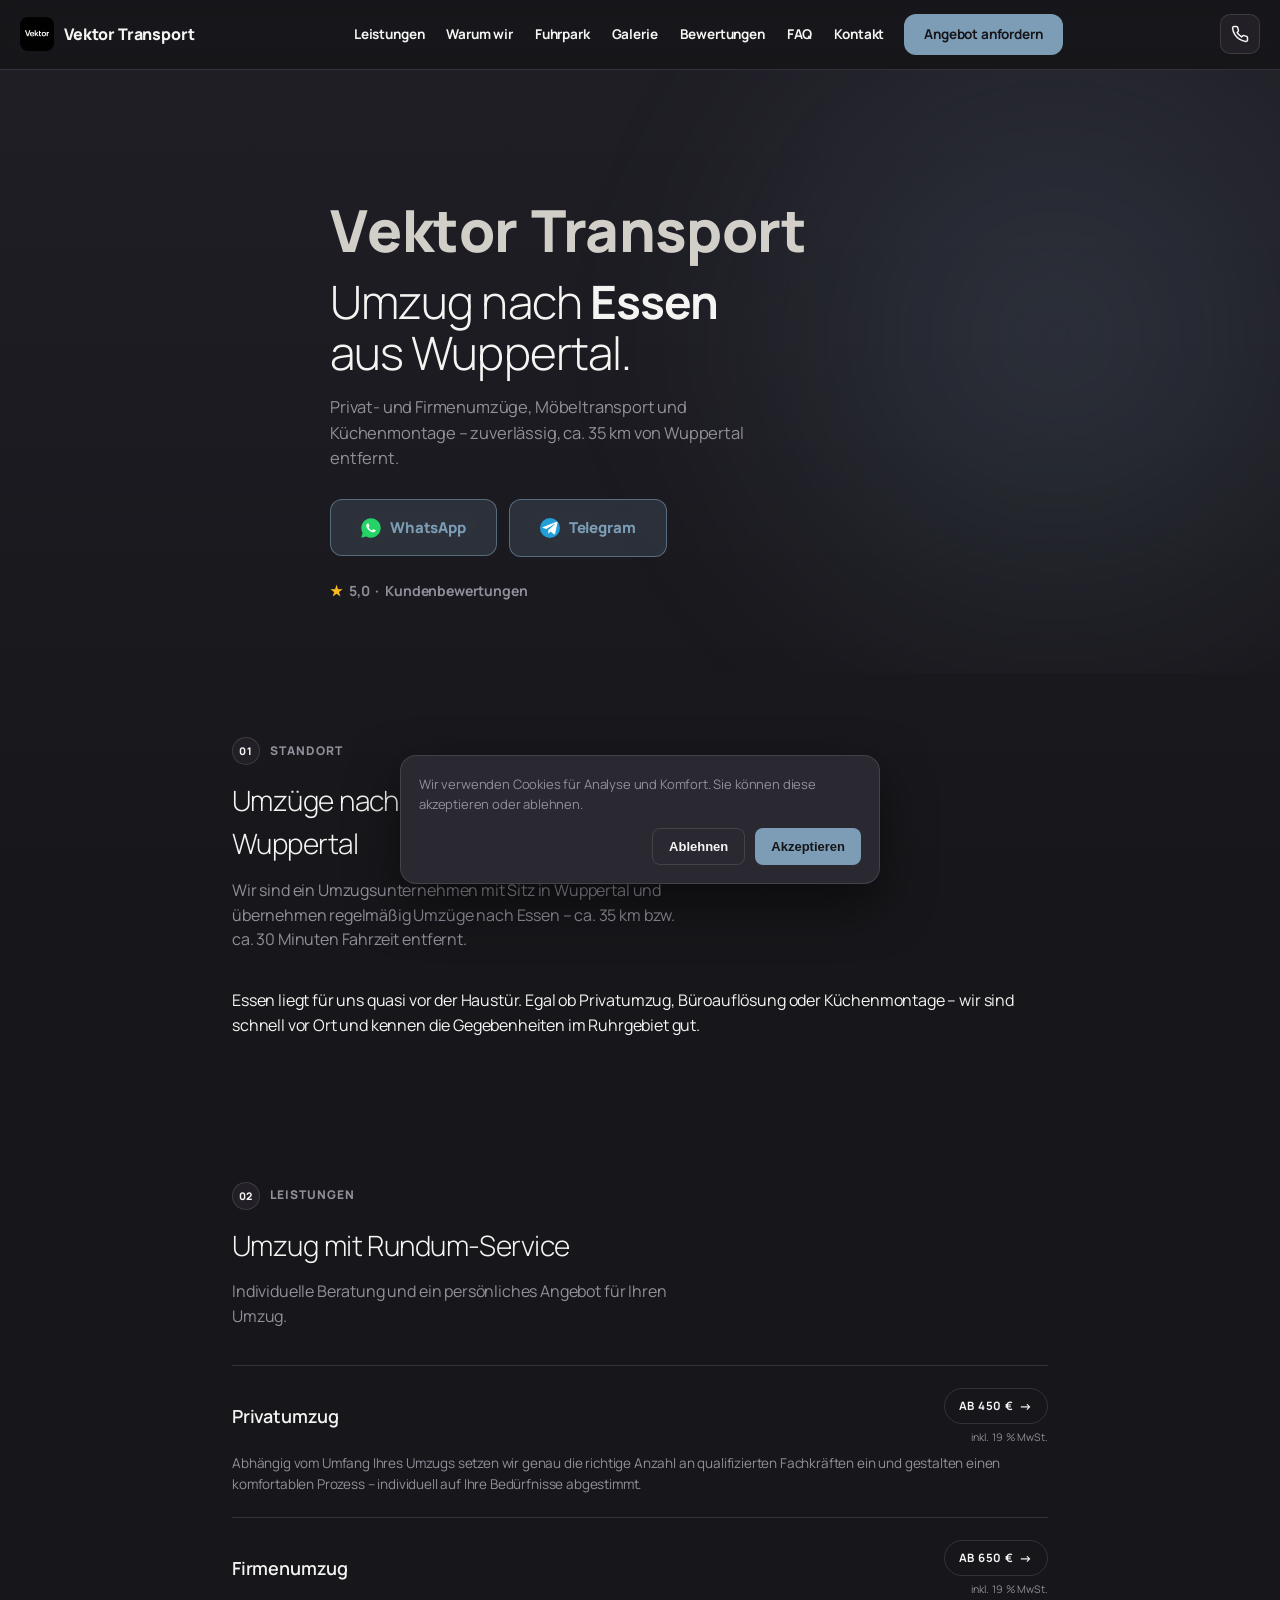
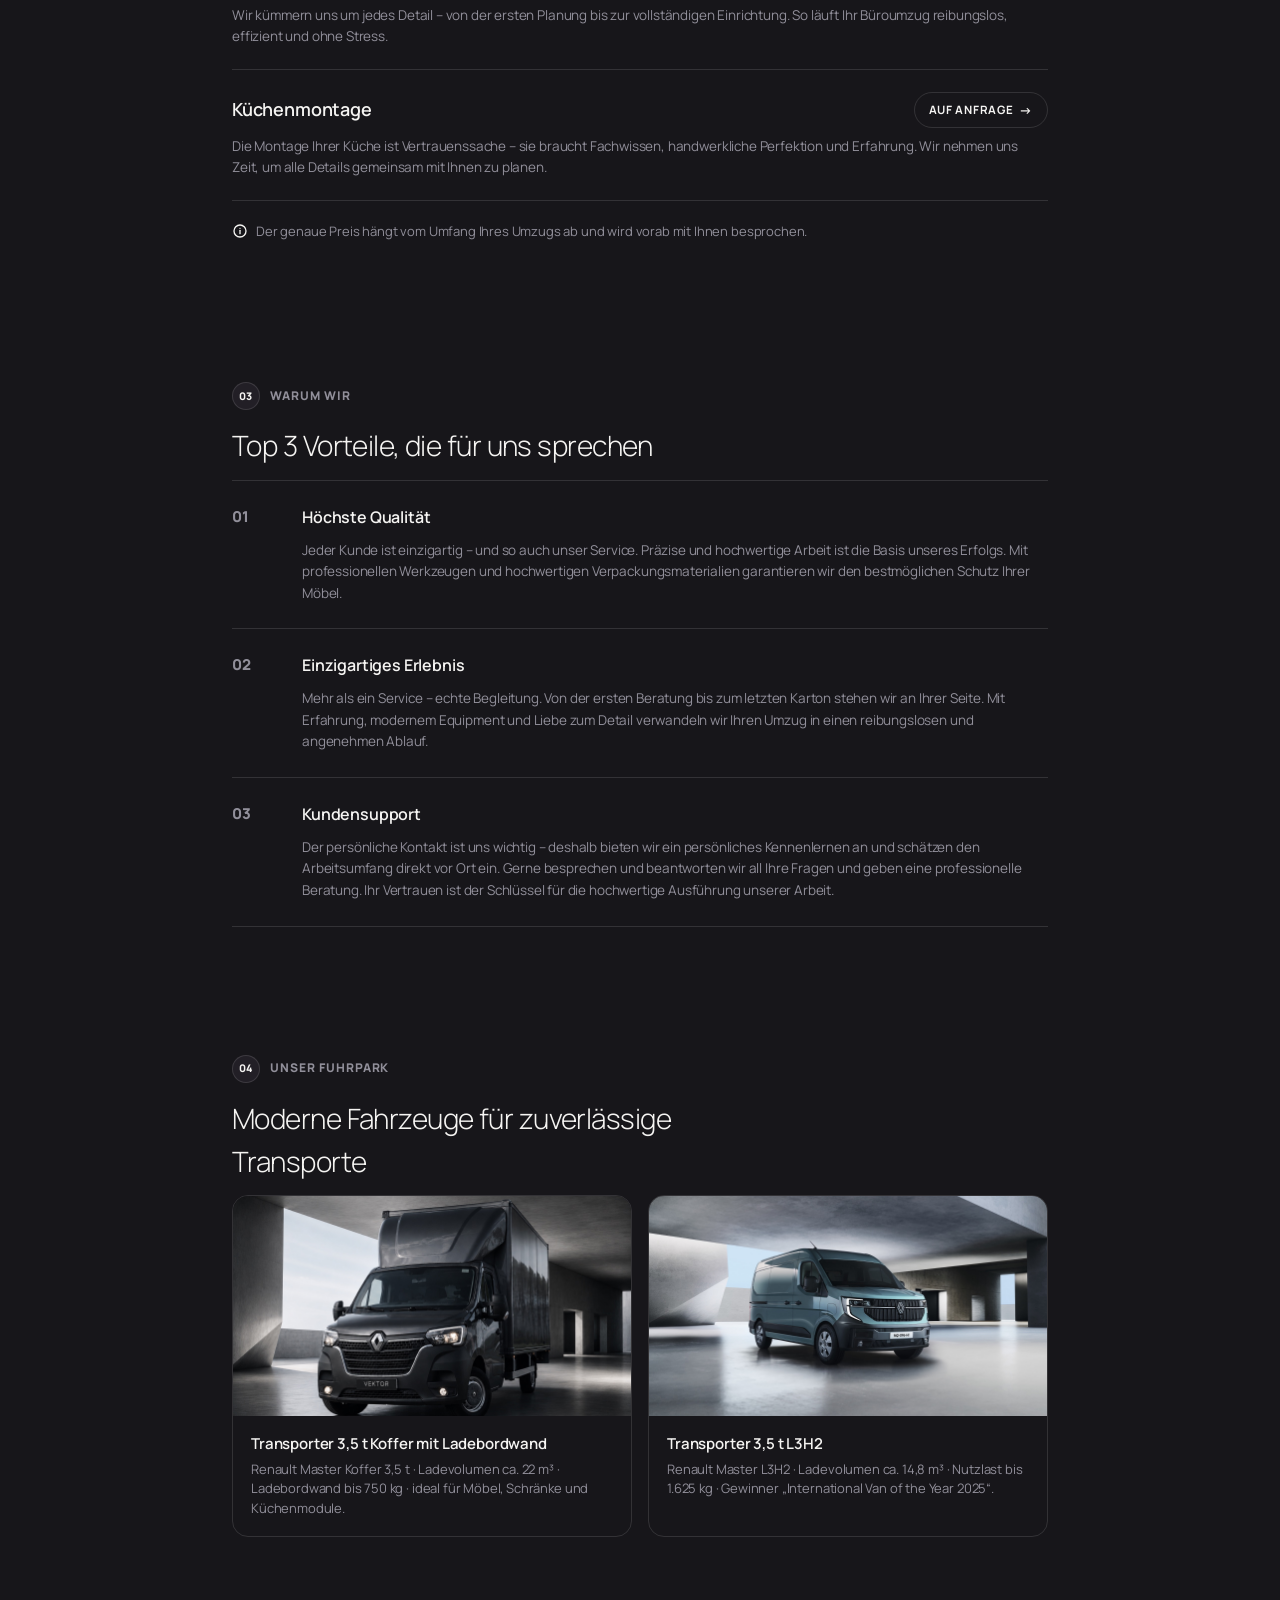
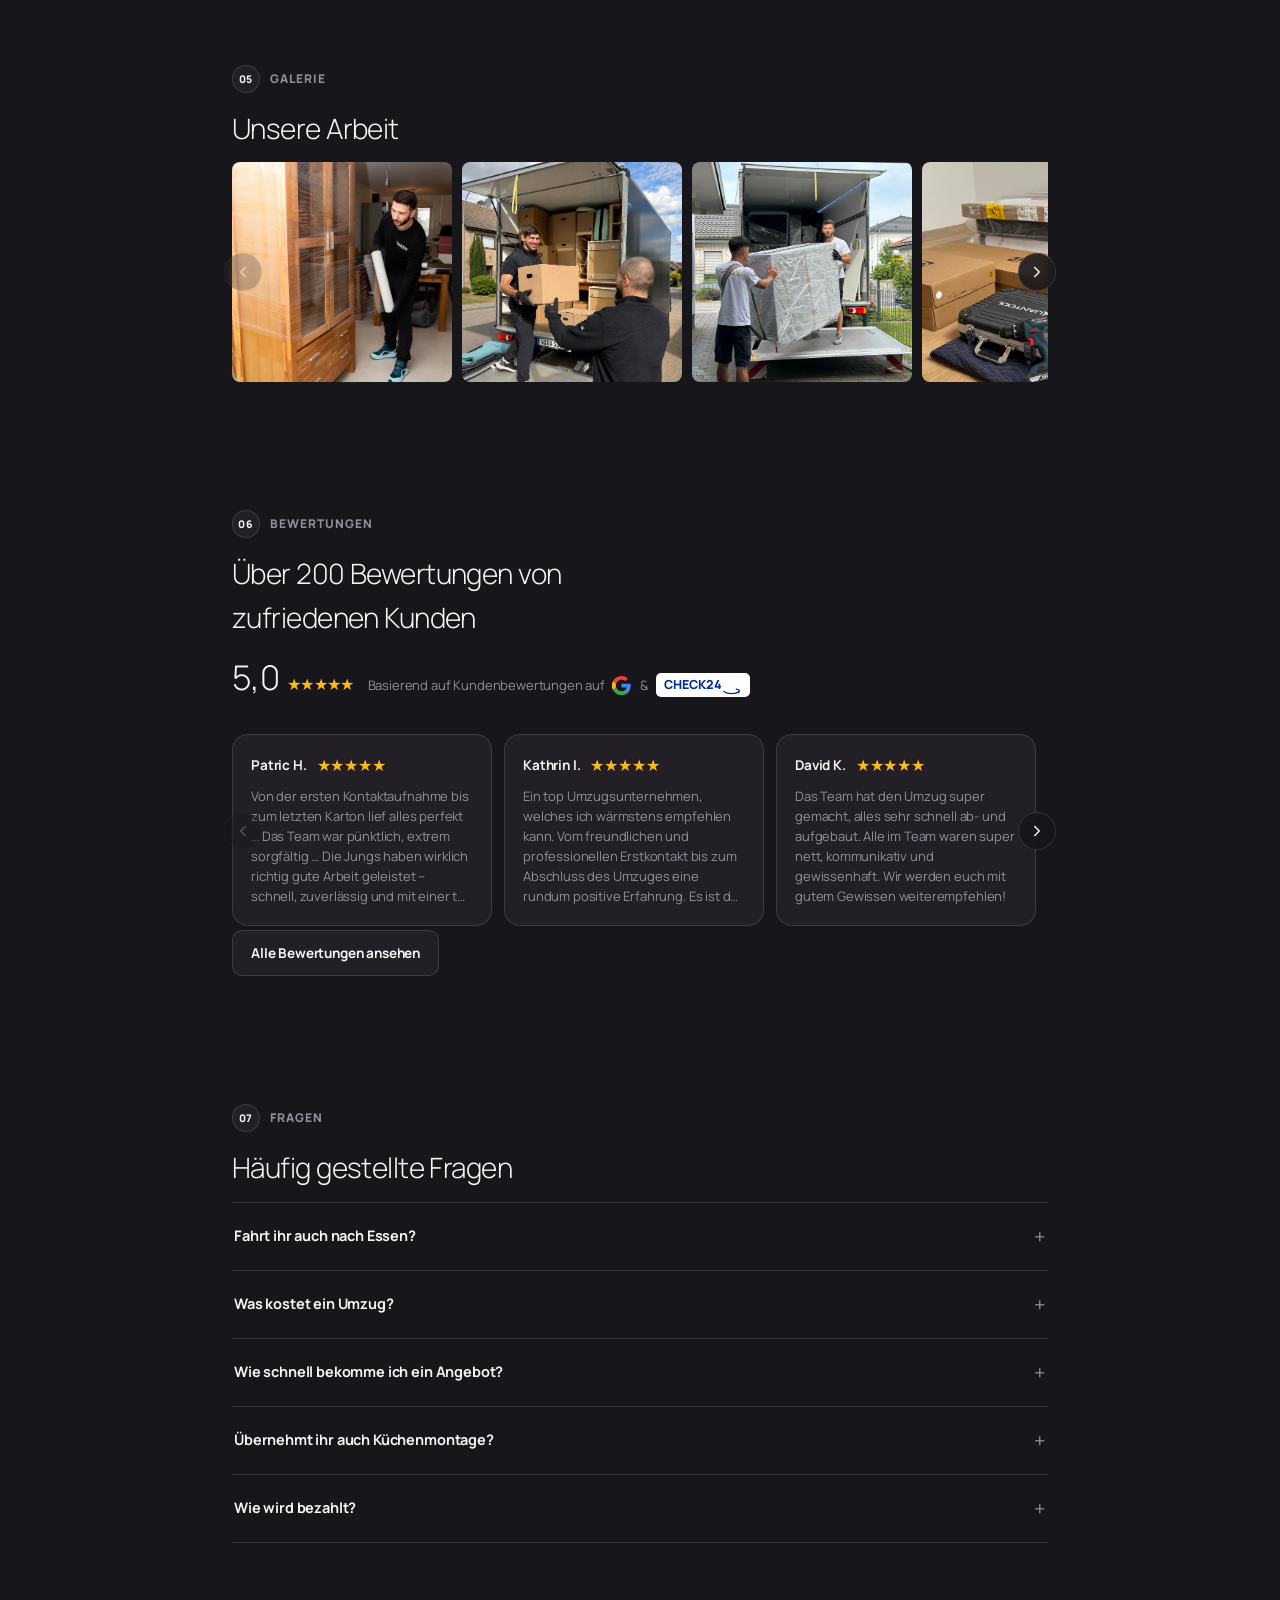
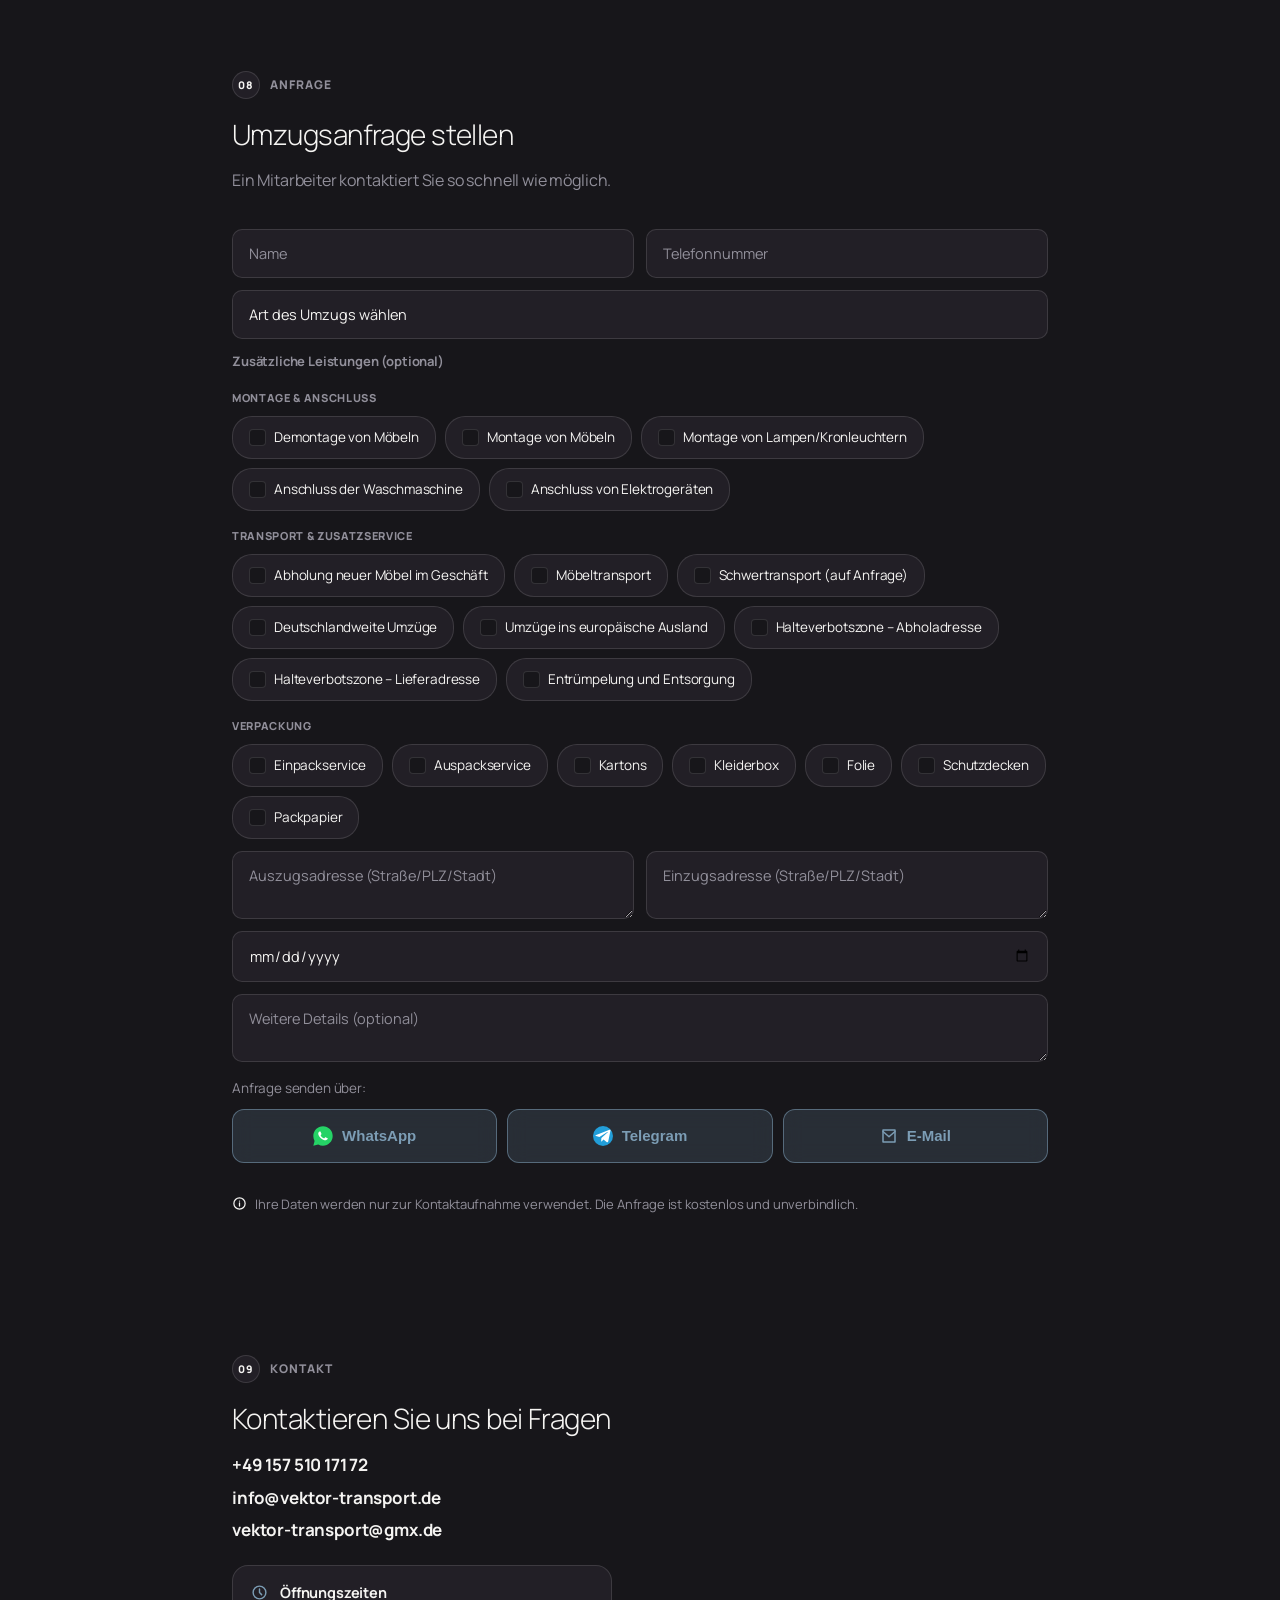
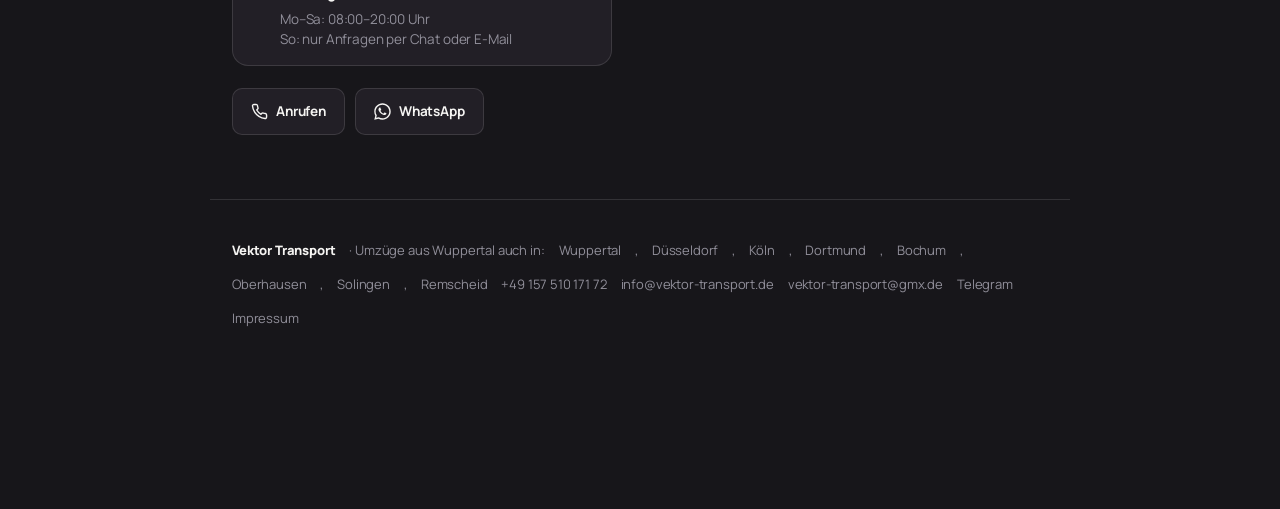
<file: umzug-essen.html>
<!DOCTYPE html>
<html lang="de">
<head>
  <meta charset="UTF-8" />
  <meta name="viewport" content="width=device-width, initial-scale=1, viewport-fit=cover" />
  <title>Umzug nach Essen · Vektor Transport aus Wuppertal</title>
  <meta name="description" content="Vektor Transport aus Wuppertal übernimmt Ihren Umzug nach Essen (ca. 35 km) – Privat- und Firmenumzüge, Küchenmontage und Möbeltransport. Kostenloses Angebot anfragen." />
  <link rel="canonical" href="https://vektor-transport.de/umzug-essen.html" />
  <meta name="theme-color" content="#1c1b1f" />
  <link rel="icon" type="image/png" href="media/logo.png" />
  <meta property="og:type" content="website" />
  <meta property="og:site_name" content="Vektor Transport" />
  <meta property="og:title" content="Umzug nach Essen · Vektor Transport" />
  <meta property="og:description" content="Privat- und Firmenumzüge, Küchenmontage und Möbeltransport nach Essen – aus Wuppertal, ca. 35 km entfernt." />
  <meta property="og:locale" content="de_DE" />
  <meta property="og:image" content="media/logo.png" />
  <link rel="preconnect" href="https://fonts.googleapis.com">
  <link rel="preconnect" href="https://fonts.gstatic.com" crossorigin>
  <link href="https://fonts.googleapis.com/css2?family=Manrope:wght@200;300;400;500;600;700;800&display=swap" rel="stylesheet">
  <link rel="stylesheet" href="style.css?v=46" />
  <script type="application/ld+json">
  {"@context":"https://schema.org","@graph":[
    {"@type":"MovingCompany","@id":"https://vektor-transport.de/#business","name":"Vektor Transport","telephone":"+49 157 510 171 72","priceRange":"€€","currenciesAccepted":"EUR","paymentAccepted":"Bar, Karte, Überweisung","areaServed":[{"@type":"City","name":"Wuppertal"},{"@type":"City","name":"Essen"}],"address":{"@type":"PostalAddress","addressLocality":"Wuppertal","addressCountry":"DE"},"sameAs":["https://wa.me/4915751017172","https://t.me/VektorTransport"],"makesOffer":[
      {"@type":"Offer","itemOffered":{"@type":"Service","name":"Privatumzug"},"priceCurrency":"EUR","priceSpecification":{"@type":"PriceSpecification","minPrice":450,"priceCurrency":"EUR","valueAddedTaxIncluded":true}},
      {"@type":"Offer","itemOffered":{"@type":"Service","name":"Firmenumzug"},"priceCurrency":"EUR","priceSpecification":{"@type":"PriceSpecification","minPrice":650,"priceCurrency":"EUR","valueAddedTaxIncluded":true}},
      {"@type":"Offer","itemOffered":{"@type":"Service","name":"Küchenmontage"}}
    ]},
    {"@type":"WebSite","@id":"https://vektor-transport.de/#website","name":"Vektor Transport","url":"https://vektor-transport.de/","inLanguage":["de"]},
    {"@type":"FAQPage","mainEntity":[
      {"@type":"Question","name":"Fahrt ihr auch nach Essen?","acceptedAnswer":{"@type":"Answer","text":"Ja, wir sind in Wuppertal ansässig und übernehmen regelmäßig Umzüge nach Essen (ca. 35 km, ca. 30 Minuten Fahrzeit) sowie in die weitere Umgebung."}},
      {"@type":"Question","name":"Was kostet ein Umzug?","acceptedAnswer":{"@type":"Answer","text":"Privatumzüge starten ab 450 € (inkl. 19 % MwSt.), Firmenumzüge ab 650 € (inkl. 19 % MwSt.). Küchenmontage berechnen wir individuell auf Anfrage."}},
      {"@type":"Question","name":"Wie schnell bekomme ich ein Angebot?","acceptedAnswer":{"@type":"Answer","text":"In der Regel melden wir uns innerhalb weniger Stunden nach Ihrer Anfrage mit einem unverbindlichen Angebot."}},
      {"@type":"Question","name":"Übernehmt ihr auch Küchenmontage?","acceptedAnswer":{"@type":"Answer","text":"Ja, wir montieren und demontieren Küchen fachgerecht, inklusive Transport bei Bedarf."}},
      {"@type":"Question","name":"Wie wird bezahlt?","acceptedAnswer":{"@type":"Answer","text":"Bar, per Karte oder Überweisung – ganz wie es Ihnen passt."}}
    ]}
  ]}
  </script>
</head>
<body>

<header class="hdr" id="hdr">
    <a href="index.html#top" class="logo"><img class="logo__img" src="media/logo.png" alt="Vektor Transport" width="40" height="40" /><span>Vektor Transport</span></a>
    <nav class="nav" id="nav">
      <a href="#leistungen">Leistungen</a>
      <a href="#warum">Warum wir</a>
      <a href="#fuhrpark">Fuhrpark</a>
      <a href="#galerie">Galerie</a>
      <a href="#bewertungen">Bewertungen</a>
      <a href="#faq">FAQ</a>
      <a href="#kontakt">Kontakt</a>
      <a href="#anfrage" class="nav__cta">Angebot anfordern</a>
    </nav>
    <div class="hdr__right">
      <a class="hdr__call" href="tel:+4915751017172" aria-label="Anrufen">
        <svg viewBox="0 0 24 24" width="18" height="18" fill="none" stroke="currentColor" stroke-width="2" stroke-linecap="round" stroke-linejoin="round"><path d="M22 16.92v3a2 2 0 0 1-2.18 2 19.79 19.79 0 0 1-8.63-3.07 19.5 19.5 0 0 1-6-6 19.79 19.79 0 0 1-3.07-8.67A2 2 0 0 1 4.11 2h3a2 2 0 0 1 2 1.72c.13.96.36 1.9.7 2.81a2 2 0 0 1-.45 2.11L8.09 9.91a16 16 0 0 0 6 6l1.27-1.27a2 2 0 0 1 2.11-.45c.9.34 1.85.57 2.81.7A2 2 0 0 1 22 16.92z"/></svg>
      </a>
      <button class="burger" id="burger" aria-label="Menü" aria-expanded="false"><span></span><span></span><span></span></button>
    </div>
  </header>

  <main>
    <section class="hero" id="top">
      <div class="hero__grid">
        <div class="hero__text">
          <span class="kicker">
            <b class="kicker__title">
              <span class="kicker__word" id="kicker-vektor"><span class="kl">V</span><span class="kl">e</span><span class="kl">k</span><span class="kl">t</span><span class="kl">o</span><span class="kl">r</span></span>
              <span class="kicker__rest">Transport</span>
            </b>
          </span>
          <h1 class="hero__h">Umzug nach <em>Essen</em><br>aus Wuppertal.</h1>
          <p class="hero__p">Privat- und Firmenumzüge, Möbeltransport und Küchenmontage – zuverlässig, ca. 35 km von Wuppertal entfernt.</p>
          <div class="hero__ctas">
            <a href="https://wa.me/4915751017172" target="_blank" rel="noopener" class="cta cta--wa">
              <svg viewBox="0 0 32 32" width="20" height="20"><path fill="#25D366" d="M16 .5C7.4.5.5 7.4.5 16c0 2.8.7 5.4 2 7.8L.5 31.5l7.9-2c2.3 1.2 4.8 1.9 7.6 1.9 8.6 0 15.5-6.9 15.5-15.5S24.6.5 16 .5z"/><path fill="#fff" d="M23 19.2c-.4-.2-2.3-1.1-2.6-1.3-.3-.1-.6-.2-.9.2-.3.4-1 1.3-1.2 1.5-.2.2-.4.3-.8.1-.4-.2-1.6-.6-3.1-1.9-1.1-1-1.9-2.3-2.1-2.7-.2-.4 0-.6.2-.8l.6-.7c.2-.2.3-.4.4-.6.1-.2 0-.5 0-.7-.1-.2-.9-2.1-1.2-2.9-.3-.8-.6-.7-.9-.7h-.7c-.2 0-.6.1-1 .5-.3.4-1.3 1.3-1.3 3.1s1.3 3.6 1.5 3.9c.2.3 2.6 4 6.3 5.6.9.4 1.6.6 2.1.8.9.3 1.7.2 2.3.1.7-.1 2.3-.9 2.6-1.8.3-.9.3-1.7.2-1.8-.1-.2-.3-.3-.7-.5z"/></svg>
              <span>WhatsApp</span>
            </a>
            <a href="https://t.me/VektorTransport" target="_blank" rel="noopener" class="cta cta--tg">
              <svg viewBox="0 0 24 24" width="20" height="20"><circle cx="12" cy="12" r="12" fill="#229ED9"/><path fill="#fff" d="M9.78 18.65l.28-4.23 7.68-6.92c.34-.31-.07-.46-.52-.19L7.74 13.3 3.64 12c-.88-.25-.89-.86.2-1.3l15.97-6.16c.73-.33 1.43.18 1.15 1.3l-2.72 12.81c-.19.91-.74 1.13-1.5.71l-4.14-3.05-2 1.93c-.23.23-.42.42-.83.42z"/></svg>
              <span>Telegram</span>
            </a>
          </div>
          <div class="trust">
            <a href="#bewertungen" class="trust-rate js-go"><span class="star">★</span> <b>5,0</b> · <span>Kundenbewertungen</span></a>
          </div>
        </div>
      </div>
      <a href="#leistungen" class="scroll-hint" aria-label="Mehr sehen">
        <svg viewBox="0 0 24 24" width="22" height="22" fill="none" stroke="currentColor" stroke-width="2" stroke-linecap="round" stroke-linejoin="round"><path d="M6 9l6 6 6-6"/></svg>
      </a>
    </section>

    <section class="sec reveal" id="region">
      <span class="eyebrow">Standort</span>
      <h2 class="h2">Umzüge nach Essen – zuverlässig aus Wuppertal</h2>
      <p class="section-lead">Wir sind ein Umzugsunternehmen mit Sitz in Wuppertal und übernehmen regelmäßig Umzüge nach Essen – ca. 35 km bzw. ca. 30 Minuten Fahrzeit entfernt.</p>
      <p>Essen liegt für uns quasi vor der Haustür. Egal ob Privatumzug, Büroauflösung oder Küchenmontage – wir sind schnell vor Ort und kennen die Gegebenheiten im Ruhrgebiet gut.</p>
    </section>

    <section class="sec reveal" id="leistungen">
      <span class="eyebrow">Leistungen</span>
      <h2 class="h2">Umzug mit Rundum-Service</h2>
      <p class="section-lead">Individuelle Beratung und ein persönliches Angebot für Ihren Umzug.</p>
      <div class="slist">
        <div class="scard">
          <div class="scard__t">Privatumzug</div>
          <div class="scard__price">
            <a href="#anfrage" class="scard__p js-go" data-service="Privatumzug">ab 450 €</a>
            <span class="scard__vat">inkl. 19 % MwSt.</span>
          </div>
          <div class="scard__d">Abhängig vom Umfang Ihres Umzugs setzen wir genau die richtige Anzahl an qualifizierten Fachkräften ein und gestalten einen komfortablen Prozess – individuell auf Ihre Bedürfnisse abgestimmt.</div>
        </div>
        <div class="scard">
          <div class="scard__t">Firmenumzug</div>
          <div class="scard__price">
            <a href="#anfrage" class="scard__p js-go" data-service="Firmenumzug">ab 650 €</a>
            <span class="scard__vat">inkl. 19 % MwSt.</span>
          </div>
          <div class="scard__d">Wir kümmern uns um jedes Detail – von der ersten Planung bis zur vollständigen Einrichtung. So läuft Ihr Büroumzug reibungslos, effizient und ohne Stress.</div>
        </div>
        <div class="scard">
          <div class="scard__t">Küchenmontage</div>
          <a href="#anfrage" class="scard__p js-go" data-service="Küchenmontage">auf Anfrage</a>
          <div class="scard__d">Die Montage Ihrer Küche ist Vertrauenssache – sie braucht Fachwissen, handwerkliche Perfektion und Erfahrung. Wir nehmen uns Zeit, um alle Details gemeinsam mit Ihnen zu planen.</div>
        </div>
      </div>
      <p class="note note--info">
        <svg class="note__ic" viewBox="0 0 24 24" width="16" height="16" fill="none" stroke="currentColor" stroke-width="2" stroke-linecap="round" stroke-linejoin="round" aria-hidden="true"><circle cx="12" cy="12" r="9"/><path d="M12 11v5"/><path d="M12 8h.01"/></svg>
        <span>Der genaue Preis hängt vom Umfang Ihres Umzugs ab und wird vorab mit Ihnen besprochen.</span>
      </p>
    </section>

    <section class="sec reveal" id="warum">
      <span class="eyebrow">Warum wir</span>
      <h2 class="h2">Top 3 Vorteile, die für uns sprechen</h2>
      <div class="why-grid">
        <div class="why-card">
          <div class="why-num">01</div>
          <div class="why-t">Höchste Qualität</div>
          <div class="why-d">Jeder Kunde ist einzigartig – und so auch unser Service. Präzise und hochwertige Arbeit ist die Basis unseres Erfolgs. Mit professionellen Werkzeugen und hochwertigen Verpackungsmaterialien garantieren wir den bestmöglichen Schutz Ihrer Möbel.</div>
        </div>
        <div class="why-card">
          <div class="why-num">02</div>
          <div class="why-t">Einzigartiges Erlebnis</div>
          <div class="why-d">Mehr als ein Service – echte Begleitung. Von der ersten Beratung bis zum letzten Karton stehen wir an Ihrer Seite. Mit Erfahrung, modernem Equipment und Liebe zum Detail verwandeln wir Ihren Umzug in einen reibungslosen und angenehmen Ablauf.</div>
        </div>
        <div class="why-card">
          <div class="why-num">03</div>
          <div class="why-t">Kundensupport</div>
          <div class="why-d">Der persönliche Kontakt ist uns wichtig – deshalb bieten wir ein persönliches Kennenlernen an und schätzen den Arbeitsumfang direkt vor Ort ein. Gerne besprechen und beantworten wir all Ihre Fragen und geben eine professionelle Beratung. Ihr Vertrauen ist der Schlüssel für die hochwertige Ausführung unserer Arbeit.</div>
        </div>
      </div>
    </section>

    <section class="sec reveal" id="fuhrpark">
      <span class="eyebrow">Unser Fuhrpark</span>
      <h2 class="h2">Moderne Fahrzeuge für zuverlässige Transporte</h2>
      <div class="fleet-grid">
        <div class="fleet-card">
          <div class="fleet-card__visual">
            <img src="media/van-koffer.jpg" alt="Renault Master Koffer 3,5 t mit Ladebordwand – Vektor Transport" loading="lazy" />
          </div>
          <div class="fleet-t">Transporter 3,5 t Koffer mit Ladebordwand</div>
          <div class="fleet-d">Renault Master Koffer 3,5 t · Ladevolumen ca. 22 m³ · Ladebordwand bis 750 kg · ideal für Möbel, Schränke und Küchenmodule.</div>
        </div>
        <div class="fleet-card">
          <div class="fleet-card__visual">
            <img src="media/van-l3h2.jpg" alt="Renault Master L3H2 – Vektor Transport" loading="lazy" />
          </div>
          <div class="fleet-t">Transporter 3,5 t L3H2</div>
          <div class="fleet-d">Renault Master L3H2 · Ladevolumen ca. 14,8 m³ · Nutzlast bis 1.625 kg · Gewinner „International Van of the Year 2025“.</div>
        </div>
      </div>
    </section>

    <section class="sec reveal" id="galerie">
      <span class="eyebrow">Galerie</span>
      <h2 class="h2">Unsere Arbeit</h2>
      <div class="carousel">
        <button class="carousel__arrow carousel__arrow--prev" id="feed-prev" aria-label="Zurück">
          <svg viewBox="0 0 24 24" width="18" height="18" fill="none" stroke="currentColor" stroke-width="2" stroke-linecap="round" stroke-linejoin="round"><path d="M15 18l-6-6 6-6"/></svg>
        </button>
        <div class="feed" id="feed">
          <img src="media/work-7.jpg?v=1" alt="Vektor Transport – Möbelschutz" loading="lazy" />
          <img src="media/work-6.jpg?v=1" alt="Vektor Transport – Beladung" loading="lazy" />
          <img src="media/work-1.jpg?v=3" alt="Vektor Transport – Möbeltransport" loading="lazy" />
          <img src="media/work-2.jpg?v=2" alt="Vektor Transport – Möbelmontage" loading="lazy" />
          <img src="media/work-3.jpg?v=3" alt="Vektor Transport – Umzugswagen" loading="lazy" />
          <img src="media/work-4.jpg?v=1" alt="Vektor Transport – Anlieferung" loading="lazy" />
          <img src="media/work-5.jpg?v=1" alt="Vektor Transport – Kühlschranktransport" loading="lazy" />
        </div>
        <button class="carousel__arrow carousel__arrow--next" id="feed-next" aria-label="Weiter">
          <svg viewBox="0 0 24 24" width="18" height="18" fill="none" stroke="currentColor" stroke-width="2" stroke-linecap="round" stroke-linejoin="round"><path d="M9 18l6-6-6-6"/></svg>
        </button>
      </div>
    </section>

    <section class="sec reveal" id="bewertungen">
      <span class="eyebrow">Bewertungen</span>
      <h2 class="h2">Über 200 Bewertungen von zufriedenen Kunden</h2>
      <div class="rev-head">
        <div class="rev-score"><span>5,0</span><span class="rev-stars">★★★★★</span></div>
        <div class="rev-meta">
          <span>Basierend auf Kundenbewertungen auf</span>
          <span class="brand-row">
            <svg class="brand-google" viewBox="0 0 24 24" width="21" height="21" aria-label="Google"><path fill="#4285F4" d="M22.56 12.25c0-.78-.07-1.53-.2-2.25H12v4.26h5.92a5.06 5.06 0 0 1-2.2 3.32v2.77h3.57c2.08-1.92 3.27-4.74 3.27-8.1z"/><path fill="#34A853" d="M12 23c2.97 0 5.46-.98 7.28-2.66l-3.57-2.77c-.98.66-2.23 1.06-3.71 1.06-2.86 0-5.29-1.93-6.16-4.53H2.18v2.84A11 11 0 0 0 12 23z"/><path fill="#FBBC05" d="M5.84 14.1a6.6 6.6 0 0 1 0-4.2V7.06H2.18a11 11 0 0 0 0 9.88l3.66-2.84z"/><path fill="#EA4335" d="M12 5.38c1.62 0 3.06.56 4.21 1.64l3.15-3.15C17.45 2.09 14.97 1 12 1 7.7 1 3.99 3.47 2.18 7.06l3.66 2.84C6.71 7.31 9.14 5.38 12 5.38z"/></svg>
            <span class="brand-sep">&amp;</span>
            <span class="brand-check24-badge">
              <svg class="brand-check24" viewBox="0 0 130 32" width="78" height="19" aria-label="Check24"><text x="0" y="22" font-family="Manrope, sans-serif" font-weight="800" font-size="21" fill="#022D94">CHECK24</text><path d="M100 26c6 5 20 5 26 0" fill="none" stroke="#022D94" stroke-width="2" stroke-linecap="round"/><path d="M121 22l5 1.5-1 5" fill="none" stroke="#022D94" stroke-width="2" stroke-linecap="round" stroke-linejoin="round"/></svg>
            </span>
          </span>
        </div>
      </div>
      <div class="carousel">
        <button class="carousel__arrow carousel__arrow--prev" id="rev-prev" aria-label="Zurück">
          <svg viewBox="0 0 24 24" width="18" height="18" fill="none" stroke="currentColor" stroke-width="2" stroke-linecap="round" stroke-linejoin="round"><path d="M15 18l-6-6 6-6"/></svg>
        </button>
        <div class="reviews" id="reviews-list">
        <div class="review">
          <div class="review__head"><b>Patric H.</b><span class="rev-stars">★★★★★</span></div>
          <p>Von der ersten Kontaktaufnahme bis zum letzten Karton lief alles perfekt … Das Team war pünktlich, extrem sorgfältig … Die Jungs haben wirklich richtig gute Arbeit geleistet – schnell, zuverlässig und mit einer top Organisation. Preis-Leistung ist absolut fair.</p>
        </div>
        <div class="review">
          <div class="review__head"><b>Kathrin I.</b><span class="rev-stars">★★★★★</span></div>
          <p>Ein top Umzugsunternehmen, welches ich wärmstens empfehlen kann. Vom freundlichen und professionellen Erstkontakt bis zum Abschluss des Umzuges eine rundum positive Erfahrung. Es ist der allererste Umzug, bei dem wirklich überhaupt nichts kaputt gegangen ist – es wurde sogar noch eine vorher defekte Pax-Schublade repariert. Vielen Dank nochmal!</p>
        </div>
        <div class="review">
          <div class="review__head"><b>David K.</b><span class="rev-stars">★★★★★</span></div>
          <p>Das Team hat den Umzug super gemacht, alles sehr schnell ab- und aufgebaut. Alle im Team waren super nett, kommunikativ und gewissenhaft. Wir werden euch mit gutem Gewissen weiterempfehlen!</p>
        </div>
        <div class="review">
          <div class="review__head"><b>Weronika S.</b><span class="rev-stars">★★★★★</span></div>
          <p>Top Umzugsunternehmen! Die Kommunikation war schnell und zuverlässig, das Team professionell und sorgfältig. Der gesamte Ablauf war einfach und reibungslos. Absolut empfehlenswert!</p>
        </div>
        <div class="review">
          <div class="review__head"><b>Caio A.</b><span class="rev-stars">★★★★★</span></div>
          <p>Wir sind sehr zufrieden mit Vektor Transport. Der Service war sehr schnell und professionell, zu einem guten Preis. Die Mitarbeiter sind alle sehr freundlich und hilfsbereit. Wir können ihren Service auf jeden Fall weiterempfehlen.</p>
        </div>
        <div class="review">
          <div class="review__head"><b>Jennifer J.</b><span class="rev-stars">★★★★★</span></div>
          <p>Das Unternehmen sowie die Mitarbeiter sind super freundlich, strukturiert und verlässlich. Die Arbeit war nicht nur schnell, sondern auch sauber erledigt. Herzlichen Dank für eure tolle Arbeit!</p>
        </div>
        <div class="review">
          <div class="review__head"><b>Kristina P.</b><span class="rev-stars">★★★★★</span></div>
          <p>Sehr netter und zuverlässiger Kontakt. Reibungsloser Umzug. Pünktlich und zuverlässig vor Ort. Alle Möbel wurden entsprechend geschützt und verpackt. Kann ich nur empfehlen und würde jederzeit wieder beauftragen.</p>
        </div>
        <div class="review">
          <div class="review__head"><b>Timo K.</b><span class="rev-stars">★★★★★</span></div>
          <p>Super freundliches und professionelles Team, sehr sorgfältige Arbeit. Küche wurde perfekt an die neuen Platzverhältnisse angepasst.</p>
        </div>
        </div>
        <button class="carousel__arrow carousel__arrow--next" id="rev-next" aria-label="Weiter">
          <svg viewBox="0 0 24 24" width="18" height="18" fill="none" stroke="currentColor" stroke-width="2" stroke-linecap="round" stroke-linejoin="round"><path d="M9 18l6-6-6-6"/></svg>
        </button>
      </div>
      <a class="btn-ghost" id="rev-link" href="https://maps.app.goo.gl/x3Mh6PCi1fQFDinu8" target="_blank" rel="noopener">Alle Bewertungen ansehen</a>
    </section>

    <section class="sec reveal" id="faq">
      <span class="eyebrow">Fragen</span>
      <h2 class="h2">Häufig gestellte Fragen</h2>
      <div class="faq-list" id="faq-list">
        <div class="faq-item"><div class="faq-q"><span>Fahrt ihr auch nach Essen?</span></div><div class="faq-a"><p>Ja, wir sind in Wuppertal ansässig und übernehmen regelmäßig Umzüge nach Essen (ca. 35 km, ca. 30 Minuten Fahrzeit) sowie in die weitere Umgebung.</p></div></div>
        <div class="faq-item"><div class="faq-q"><span>Was kostet ein Umzug?</span></div><div class="faq-a"><p>Privatumzüge starten ab 450 € (inkl. 19 % MwSt.), Firmenumzüge ab 650 € (inkl. 19 % MwSt.). Küchenmontage berechnen wir individuell auf Anfrage. Der genaue Preis hängt vom Umfang ab und wird vorab besprochen.</p></div></div>
        <div class="faq-item"><div class="faq-q"><span>Wie schnell bekomme ich ein Angebot?</span></div><div class="faq-a"><p>In der Regel melden wir uns innerhalb weniger Stunden nach Ihrer Anfrage mit einem unverbindlichen Angebot.</p></div></div>
        <div class="faq-item"><div class="faq-q"><span>Übernehmt ihr auch Küchenmontage?</span></div><div class="faq-a"><p>Ja, wir montieren und demontieren Küchen fachgerecht, inklusive Transport bei Bedarf.</p></div></div>
        <div class="faq-item"><div class="faq-q"><span>Wie wird bezahlt?</span></div><div class="faq-a"><p>Bar, per Karte oder Überweisung – ganz wie es Ihnen passt.</p></div></div>
      </div>
    </section>

    <section class="sec reveal" id="anfrage">
      <span class="eyebrow">Anfrage</span>
      <h2 class="h2">Umzugsanfrage stellen</h2>
      <p class="section-lead">Ein Mitarbeiter kontaktiert Sie so schnell wie möglich.</p>
      <form class="req-form" id="req-form">
        <div class="req-row">
          <input class="field" type="text" name="name" placeholder="Name" required />
          <input class="field" type="tel" name="phone" placeholder="Telefonnummer" required />
        </div>
        <select class="field select" name="service" required>
          <option value="">Art des Umzugs wählen</option>
          <option value="Privatumzug">Privatumzug</option>
          <option value="Firmenumzug">Firmenumzug</option>
          <option value="Küchenmontage">Küchenmontage</option>
          <option value="Sonstiges">Sonstiges</option>
        </select>

        <div class="req-extras">
          <span class="req-extras__label">Zusätzliche Leistungen (optional)</span>

          <span class="req-extras__group">Montage &amp; Anschluss</span>
          <div class="extras-grid">
            <label class="extra-chip">
              <input type="checkbox" name="extras" value="Demontage von Möbeln" />
              <span>Demontage von Möbeln</span>
            </label>
            <label class="extra-chip">
              <input type="checkbox" name="extras" value="Montage von Möbeln" />
              <span>Montage von Möbeln</span>
            </label>
            <label class="extra-chip" id="lamp-chip">
              <input type="checkbox" name="extras" value="Montage von Lampen/Kronleuchtern" id="lamp-check" />
              <span>Montage von Lampen/Kronleuchtern</span>
            </label>
            <label class="extra-chip">
              <input type="checkbox" name="extras" value="Anschluss der Waschmaschine" />
              <span>Anschluss der Waschmaschine</span>
            </label>
            <label class="extra-chip">
              <input type="checkbox" name="extras" value="Anschluss von Elektrogeräten" />
              <span>Anschluss von Elektrogeräten</span>
            </label>
          </div>
          <div class="extra-qty is-hidden" id="lamp-qty-row">
            <span class="extra-qty__label">Anzahl Lampen/Kronleuchter</span>
            <input class="field extra-qty__input" type="number" name="lamp_qty" min="1" max="20" value="1" />
          </div>

          <span class="req-extras__group">Transport &amp; Zusatzservice</span>
          <div class="extras-grid">
            <label class="extra-chip">
              <input type="checkbox" name="extras" value="Möbelabholung im Geschäft" />
              <span>Abholung neuer Möbel im Geschäft</span>
            </label>
            <label class="extra-chip">
              <input type="checkbox" name="extras" value="Möbeltransport" />
              <span>Möbeltransport</span>
            </label>
            <label class="extra-chip">
              <input type="checkbox" name="extras" value="Schwertransport" />
              <span>Schwertransport (auf Anfrage)</span>
            </label>
            <label class="extra-chip">
              <input type="checkbox" name="extras" value="Deutschlandweite Umzüge" />
              <span>Deutschlandweite Umzüge</span>
            </label>
            <label class="extra-chip">
              <input type="checkbox" name="extras" value="Umzüge ins europäische Ausland" />
              <span>Umzüge ins europäische Ausland</span>
            </label>
            <label class="extra-chip">
              <input type="checkbox" name="extras" value="Halteverbotszone Abholadresse" />
              <span>Halteverbotszone – Abholadresse</span>
            </label>
            <label class="extra-chip">
              <input type="checkbox" name="extras" value="Halteverbotszone Lieferadresse" />
              <span>Halteverbotszone – Lieferadresse</span>
            </label>
            <label class="extra-chip">
              <input type="checkbox" name="extras" value="Entrümpelung und Entsorgung" />
              <span>Entrümpelung und Entsorgung</span>
            </label>
          </div>

          <span class="req-extras__group">Verpackung</span>
          <div class="extras-grid">
            <label class="extra-chip">
              <input type="checkbox" name="extras" value="Einpackservice" />
              <span>Einpackservice</span>
            </label>
            <label class="extra-chip">
              <input type="checkbox" name="extras" value="Auspackservice" />
              <span>Auspackservice</span>
            </label>
            <label class="extra-chip" id="kartons-chip">
              <input type="checkbox" name="extras" value="Kartons" id="kartons-check" />
              <span>Kartons</span>
            </label>
            <label class="extra-chip" id="kleiderbox-chip">
              <input type="checkbox" name="extras" value="Kleiderbox" id="kleiderbox-check" />
              <span>Kleiderbox</span>
            </label>
            <label class="extra-chip">
              <input type="checkbox" name="extras" value="Folie" />
              <span>Folie</span>
            </label>
            <label class="extra-chip">
              <input type="checkbox" name="extras" value="Schutzdecken" />
              <span>Schutzdecken</span>
            </label>
            <label class="extra-chip">
              <input type="checkbox" name="extras" value="Packpapier" />
              <span>Packpapier</span>
            </label>
          </div>
          <div class="extra-qty is-hidden" id="kartons-qty-row">
            <span class="extra-qty__label">Anzahl Kartons</span>
            <input class="field extra-qty__input" type="number" name="kartons_qty" min="1" max="200" value="10" />
          </div>
          <div class="extra-qty is-hidden" id="kleiderbox-qty-row">
            <span class="extra-qty__label">Anzahl Kleiderboxen</span>
            <input class="field extra-qty__input" type="number" name="kleiderbox_qty" min="1" max="50" value="1" />
          </div>
          </div>
        </div>

        <div class="req-row">
          <textarea class="field" name="from" rows="2" placeholder="Auszugsadresse (Straße/PLZ/Stadt)"></textarea>
          <textarea class="field" name="to" rows="2" placeholder="Einzugsadresse (Straße/PLZ/Stadt)"></textarea>
        </div>
        <input class="field" type="date" name="date" />
        <textarea class="field" name="comment" rows="2" placeholder="Weitere Details (optional)"></textarea>
        <div class="req-send">
          <span class="req-send__label">Anfrage senden über:</span>
          <div class="req-send__row">
            <button type="button" class="cta cta--wa" data-channel="whatsapp">
              <svg viewBox="0 0 32 32" width="20" height="20"><path fill="#25D366" d="M16 .5C7.4.5.5 7.4.5 16c0 2.8.7 5.4 2 7.8L.5 31.5l7.9-2c2.3 1.2 4.8 1.9 7.6 1.9 8.6 0 15.5-6.9 15.5-15.5S24.6.5 16 .5z"/><path fill="#fff" d="M23 19.2c-.4-.2-2.3-1.1-2.6-1.3-.3-.1-.6-.2-.9.2-.3.4-1 1.3-1.2 1.5-.2.2-.4.3-.8.1-.4-.2-1.6-.6-3.1-1.9-1.1-1-1.9-2.3-2.1-2.7-.2-.4 0-.6.2-.8l.6-.7c.2-.2.3-.4.4-.6.1-.2 0-.5 0-.7-.1-.2-.9-2.1-1.2-2.9-.3-.8-.6-.7-.9-.7h-.7c-.2 0-.6.1-1 .5-.3.4-1.3 1.3-1.3 3.1s1.3 3.6 1.5 3.9c.2.3 2.6 4 6.3 5.6.9.4 1.6.6 2.1.8.9.3 1.7.2 2.3.1.7-.1 2.3-.9 2.6-1.8.3-.9.3-1.7.2-1.8-.1-.2-.3-.3-.7-.5z"/></svg>
              <span>WhatsApp</span>
            </button>
            <button type="button" class="cta cta--tg" data-channel="telegram">
              <svg viewBox="0 0 24 24" width="20" height="20"><circle cx="12" cy="12" r="12" fill="#229ED9"/><path fill="#fff" d="M9.78 18.65l.28-4.23 7.68-6.92c.34-.31-.07-.46-.52-.19L7.74 13.3 3.64 12c-.88-.25-.89-.86.2-1.3l15.97-6.16c.73-.33 1.43.18 1.15 1.3l-2.72 12.81c-.19.91-.74 1.13-1.5.71l-4.14-3.05-2 1.93c-.23.23-.42.42-.83.42z"/></svg>
              <span>Telegram</span>
            </button>
            <button type="button" class="cta cta--mail" data-channel="email">
              <svg viewBox="0 0 24 24" width="18" height="18" fill="none" stroke="currentColor" stroke-width="2" stroke-linecap="round" stroke-linejoin="round" aria-hidden="true"><path d="M4 4h16v16H4z"/><path d="M4 6l8 7 8-7"/></svg>
              <span>E-Mail</span>
            </button>
          </div>
        </div>
        <p class="err is-hidden" id="req-error"></p>
        <p class="reassure reassure--info">
          <svg class="note__ic" viewBox="0 0 24 24" width="15" height="15" fill="none" stroke="currentColor" stroke-width="2" stroke-linecap="round" stroke-linejoin="round" aria-hidden="true"><circle cx="12" cy="12" r="9"/><path d="M12 11v5"/><path d="M12 8h.01"/></svg>
          <span>Ihre Daten werden nur zur Kontaktaufnahme verwendet. Die Anfrage ist kostenlos und unverbindlich.</span>
        </p>
      </form>
      <div class="done is-hidden" id="req-done">
        <div class="done__ring"><svg viewBox="0 0 24 24" width="34" height="34" fill="none" stroke="currentColor" stroke-width="2.5" stroke-linecap="round" stroke-linejoin="round"><path d="M20 6L9 17l-5-5"/></svg></div>
        <h3>Vielen Dank!</h3>
        <p>Ihre Anfrage wurde erfolgreich gesendet. Wir melden uns kurzfristig bei Ihnen.</p>
      </div>
    </section>

    <section class="sec reveal" id="kontakt">
      <span class="eyebrow">Kontakt</span>
      <h2 class="h2">Kontaktieren Sie uns bei Fragen</h2>
      <div class="contact-block">
        <a href="tel:+4915751017172">+49 157 510 171 72</a>
        <a href="mailto:info@vektor-transport.de">info@vektor-transport.de</a>
        <a href="mailto:vektor-transport@gmx.de">vektor-transport@gmx.de</a>
      </div>
      <div class="hours-block">
        <svg viewBox="0 0 24 24" width="17" height="17" fill="none" stroke="currentColor" stroke-width="2" stroke-linecap="round" stroke-linejoin="round" aria-hidden="true"><circle cx="12" cy="12" r="9"/><path d="M12 7v5l3 3"/></svg>
        <div>
          <span class="hours-block__t">Öffnungszeiten</span>
          <span class="hours-block__d">Mo–Sa: 08:00–20:00 Uhr</span>
          <span class="hours-block__d">So: nur Anfragen per Chat oder E-Mail</span>
        </div>
      </div>
      <div class="loc-actions">
        <a class="btn-ghost" href="tel:+4915751017172">
          <svg viewBox="0 0 24 24" width="17" height="17" fill="none" stroke="currentColor" stroke-width="2" stroke-linecap="round" stroke-linejoin="round" aria-hidden="true"><path d="M22 16.92v3a2 2 0 0 1-2.18 2 19.79 19.79 0 0 1-8.63-3.07 19.5 19.5 0 0 1-6-6 19.79 19.79 0 0 1-3.07-8.67A2 2 0 0 1 4.11 2h3a2 2 0 0 1 2 1.72c.13.96.36 1.9.7 2.81a2 2 0 0 1-.45 2.11L8.09 9.91a16 16 0 0 0 6 6l1.27-1.27a2 2 0 0 1 2.11-.45c.9.34 1.85.57 2.81.7A2 2 0 0 1 22 16.92z"/></svg>
          <span>Anrufen</span>
        </a>
        <a class="btn-ghost" href="https://wa.me/4915751017172" target="_blank" rel="noopener">
          <svg viewBox="0 0 32 32" width="17" height="17" fill="currentColor"><path d="M16 .5C7.4.5.5 7.4.5 16c0 2.8.7 5.4 2 7.8L.5 31.5l7.9-2c2.3 1.2 4.8 1.9 7.6 1.9 8.6 0 15.5-6.9 15.5-15.5S24.6.5 16 .5zm0 28.3c-2.5 0-4.8-.7-6.8-1.8l-.5-.3-4.7 1.2 1.3-4.6-.3-.5a12.7 12.7 0 0 1-2-6.8C3.2 8.9 8.9 3.2 16 3.2S28.8 8.9 28.8 16 23.1 28.8 16 28.8zm7-9.6c-.4-.2-2.3-1.1-2.6-1.3-.3-.1-.6-.2-.9.2-.3.4-1 1.3-1.2 1.5-.2.2-.4.3-.8.1-.4-.2-1.6-.6-3.1-1.9-1.1-1-1.9-2.3-2.1-2.7-.2-.4 0-.6.2-.8l.6-.7c.2-.2.3-.4.4-.6.1-.2 0-.5 0-.7-.1-.2-.9-2.1-1.2-2.9-.3-.8-.6-.7-.9-.7h-.7c-.2 0-.6.1-1 .5-.3.4-1.3 1.3-1.3 3.1s1.3 3.6 1.5 3.9c.2.3 2.6 4 6.3 5.6.9.4 1.6.6 2.1.8.9.3 1.7.2 2.3.1.7-.1 2.3-.9 2.6-1.8.3-.9.3-1.7.2-1.8-.1-.2-.3-.3-.7-.5z"/></svg>
          <span>WhatsApp</span>
        </a>
      </div>
    </section>
  </main>

  <footer class="foot">
    <span class="foot__b">Vektor Transport</span> · Umzüge aus Wuppertal auch in: <a href="umzug-wuppertal.html">Wuppertal</a>, <a href="umzug-duesseldorf.html">Düsseldorf</a>, <a href="umzug-koeln.html">Köln</a>, <a href="umzug-dortmund.html">Dortmund</a>, <a href="umzug-bochum.html">Bochum</a>, <a href="umzug-oberhausen.html">Oberhausen</a>, <a href="umzug-solingen.html">Solingen</a>, <a href="umzug-remscheid.html">Remscheid</a>
    <a href="tel:+4915751017172">+49 157 510 171 72</a>
    <a href="mailto:info@vektor-transport.de">info@vektor-transport.de</a>
    <a href="mailto:vektor-transport@gmx.de">vektor-transport@gmx.de</a>
    <a href="https://t.me/VektorTransport" target="_blank" rel="noopener">Telegram</a>
    <a href="impressum.html">Impressum</a>
  </footer>

  <a href="#anfrage" class="cta sticky-cta js-go" id="sticky-cta">Angebot anfordern</a>

  <button class="to-top" id="to-top" aria-label="Nach oben">
    <svg viewBox="0 0 24 24" width="24" height="24" fill="none" stroke="currentColor" stroke-width="2" stroke-linecap="round" stroke-linejoin="round"><path d="M6 15l6-6 6 6"/></svg>
  </button>

  <div class="fab" id="fab">
    <div class="fab__menu" id="fab-menu">
      <a class="fab__opt fab__opt--call" href="tel:+4915751017172">
        <svg viewBox="0 0 24 24" width="18" height="18" fill="none" stroke="currentColor" stroke-width="2" stroke-linecap="round" stroke-linejoin="round"><path d="M22 16.92v3a2 2 0 0 1-2.18 2 19.79 19.79 0 0 1-8.63-3.07 19.5 19.5 0 0 1-6-6 19.79 19.79 0 0 1-3.07-8.67A2 2 0 0 1 4.11 2h3a2 2 0 0 1 2 1.72c.13.96.36 1.9.7 2.81a2 2 0 0 1-.45 2.11L8.09 9.91a16 16 0 0 0 6 6l1.27-1.27a2 2 0 0 1 2.11-.45c.9.34 1.85.57 2.81.7A2 2 0 0 1 22 16.92z"/></svg>
        <span>Anrufen</span>
      </a>
      <a class="fab__opt fab__opt--wa" target="_blank" rel="noopener" href="https://wa.me/4915751017172">
        <svg viewBox="0 0 32 32" width="18" height="18" fill="currentColor"><path d="M16 .5C7.4.5.5 7.4.5 16c0 2.8.7 5.4 2 7.8L.5 31.5l7.9-2c2.3 1.2 4.8 1.9 7.6 1.9 8.6 0 15.5-6.9 15.5-15.5S24.6.5 16 .5zm0 28.3c-2.5 0-4.8-.7-6.8-1.8l-.5-.3-4.7 1.2 1.3-4.6-.3-.5a12.7 12.7 0 0 1-2-6.8C3.2 8.9 8.9 3.2 16 3.2S28.8 8.9 28.8 16 23.1 28.8 16 28.8zm7-9.6c-.4-.2-2.3-1.1-2.6-1.3-.3-.1-.6-.2-.9.2-.3.4-1 1.3-1.2 1.5-.2.2-.4.3-.8.1-.4-.2-1.6-.6-3.1-1.9-1.1-1-1.9-2.3-2.1-2.7-.2-.4 0-.6.2-.8l.6-.7c.2-.2.3-.4.4-.6.1-.2 0-.5 0-.7-.1-.2-.9-2.1-1.2-2.9-.3-.8-.6-.7-.9-.7h-.7c-.2 0-.6.1-1 .5-.3.4-1.3 1.3-1.3 3.1s1.3 3.6 1.5 3.9c.2.3 2.6 4 6.3 5.6.9.4 1.6.6 2.1.8.9.3 1.7.2 2.3.1.7-.1 2.3-.9 2.6-1.8.3-.9.3-1.7.2-1.8-.1-.2-.3-.3-.7-.5z"/></svg>
        <span>Nachricht schreiben</span>
      </a>
      <a class="fab__opt fab__opt--tg" target="_blank" rel="noopener" href="https://t.me/VektorTransport">
        <svg viewBox="0 0 24 24" width="18" height="18" fill="currentColor"><path d="M9.78 18.65l.28-4.23 7.68-6.92c.34-.31-.07-.46-.52-.19L7.74 13.3 3.64 12c-.88-.25-.89-.86.2-1.3l15.97-6.16c.73-.33 1.43.18 1.15 1.3l-2.72 12.81c-.19.91-.74 1.13-1.5.71l-4.14-3.05-2 1.93c-.23.23-.42.42-.83.42z"/></svg>
        <span>Telegram</span>
      </a>
    </div>
    <button class="fab__btn" id="fab-btn" aria-label="Kontakt" aria-expanded="false">
      <svg class="fab__ico-chat" viewBox="0 0 32 32" width="30" height="30" fill="currentColor"><path d="M16 .5C7.4.5.5 7.4.5 16c0 2.8.7 5.4 2 7.8L.5 31.5l7.9-2c2.3 1.2 4.8 1.9 7.6 1.9 8.6 0 15.5-6.9 15.5-15.5S24.6.5 16 .5zm0 28.3c-2.5 0-4.8-.7-6.8-1.8l-.5-.3-4.7 1.2 1.3-4.6-.3-.5a12.7 12.7 0 0 1-2-6.8C3.2 8.9 8.9 3.2 16 3.2S28.8 8.9 28.8 16 23.1 28.8 16 28.8zm7-9.6c-.4-.2-2.3-1.1-2.6-1.3-.3-.1-.6-.2-.9.2-.3.4-1 1.3-1.2 1.5-.2.2-.4.3-.8.1-.4-.2-1.6-.6-3.1-1.9-1.1-1-1.9-2.3-2.1-2.7-.2-.4 0-.6.2-.8l.6-.7c.2-.2.3-.4.4-.6.1-.2 0-.5 0-.7-.1-.2-.9-2.1-1.2-2.9-.3-.8-.6-.7-.9-.7h-.7c-.2 0-.6.1-1 .5-.3.4-1.3 1.3-1.3 3.1s1.3 3.6 1.5 3.9c.2.3 2.6 4 6.3 5.6.9.4 1.6.6 2.1.8.9.3 1.7.2 2.3.1.7-.1 2.3-.9 2.6-1.8.3-.9.3-1.7.2-1.8-.1-.2-.3-.3-.7-.5z"/></svg>
      <svg class="fab__ico-close" viewBox="0 0 24 24" width="26" height="26" fill="none" stroke="currentColor" stroke-width="2.4" stroke-linecap="round" stroke-linejoin="round"><path d="M18 6 6 18M6 6l12 12"/></svg>
    </button>
  </div>

  <div class="cookie is-hidden" id="cookie" role="dialog" aria-live="polite">
    <p class="cookie__txt">Wir verwenden Cookies für Analyse und Komfort. Sie können diese akzeptieren oder ablehnen.</p>
    <div class="cookie__row">
      <div class="cookie__btns">
        <button class="cookie__btn cookie__btn--no" id="cookie-no">Ablehnen</button>
        <button class="cookie__btn cookie__btn--yes" id="cookie-yes">Akzeptieren</button>
      </div>
    </div>
  </div>

  <script src="i18n.js?v=12"></script>
  <script src="app.js?v=19"></script>
</body>
</html>
</file>
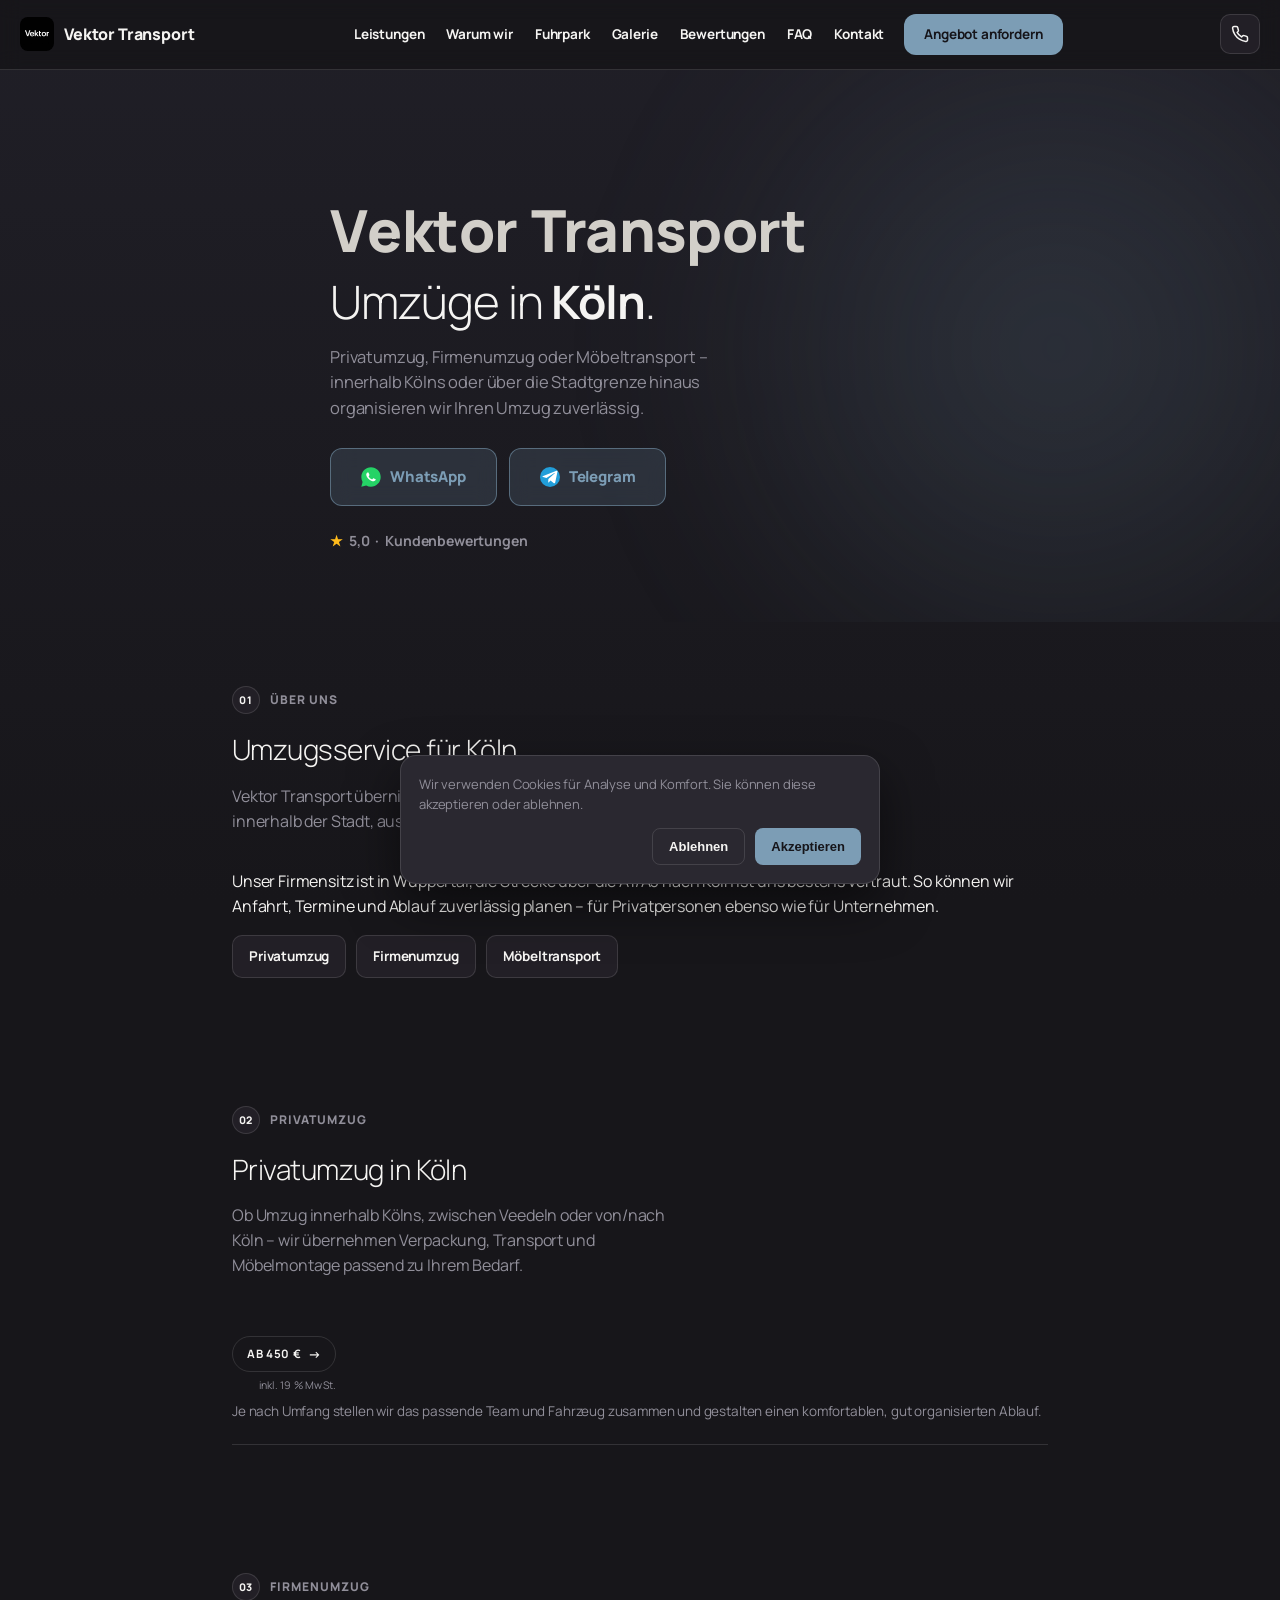
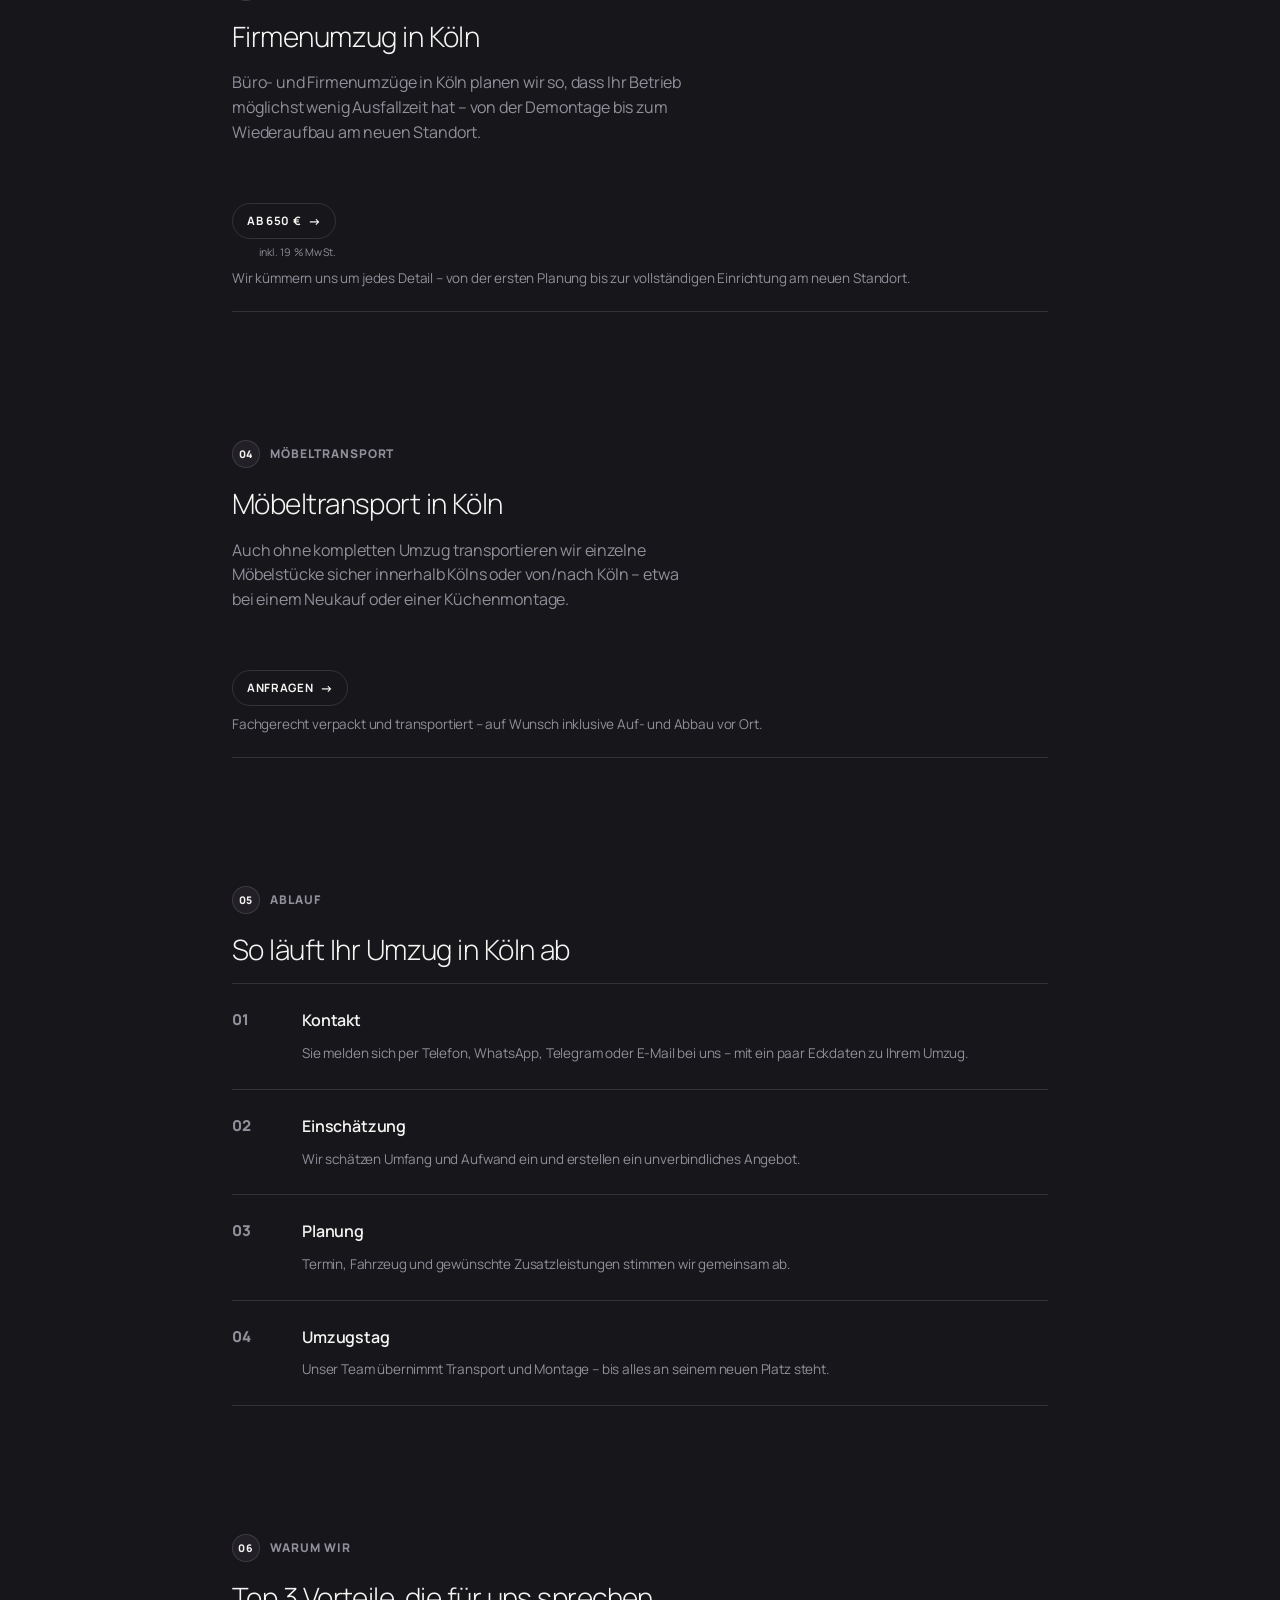
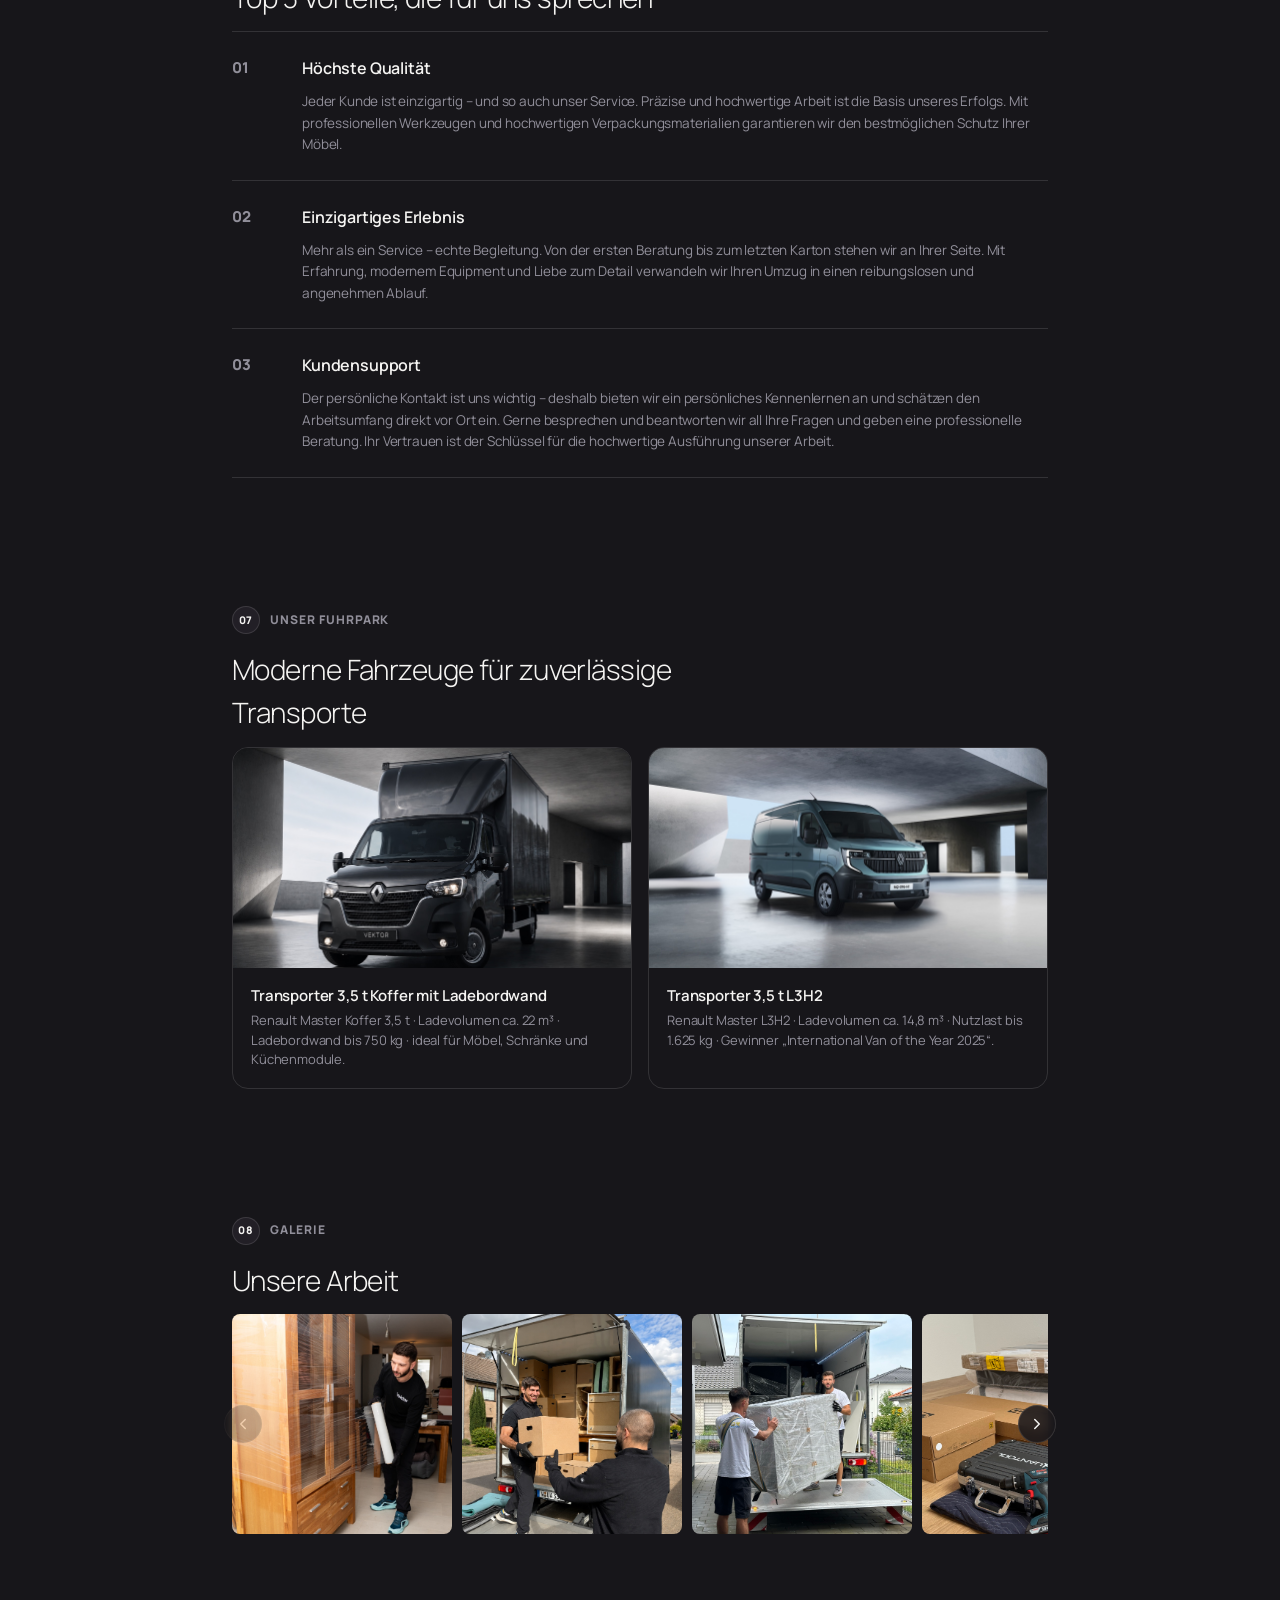
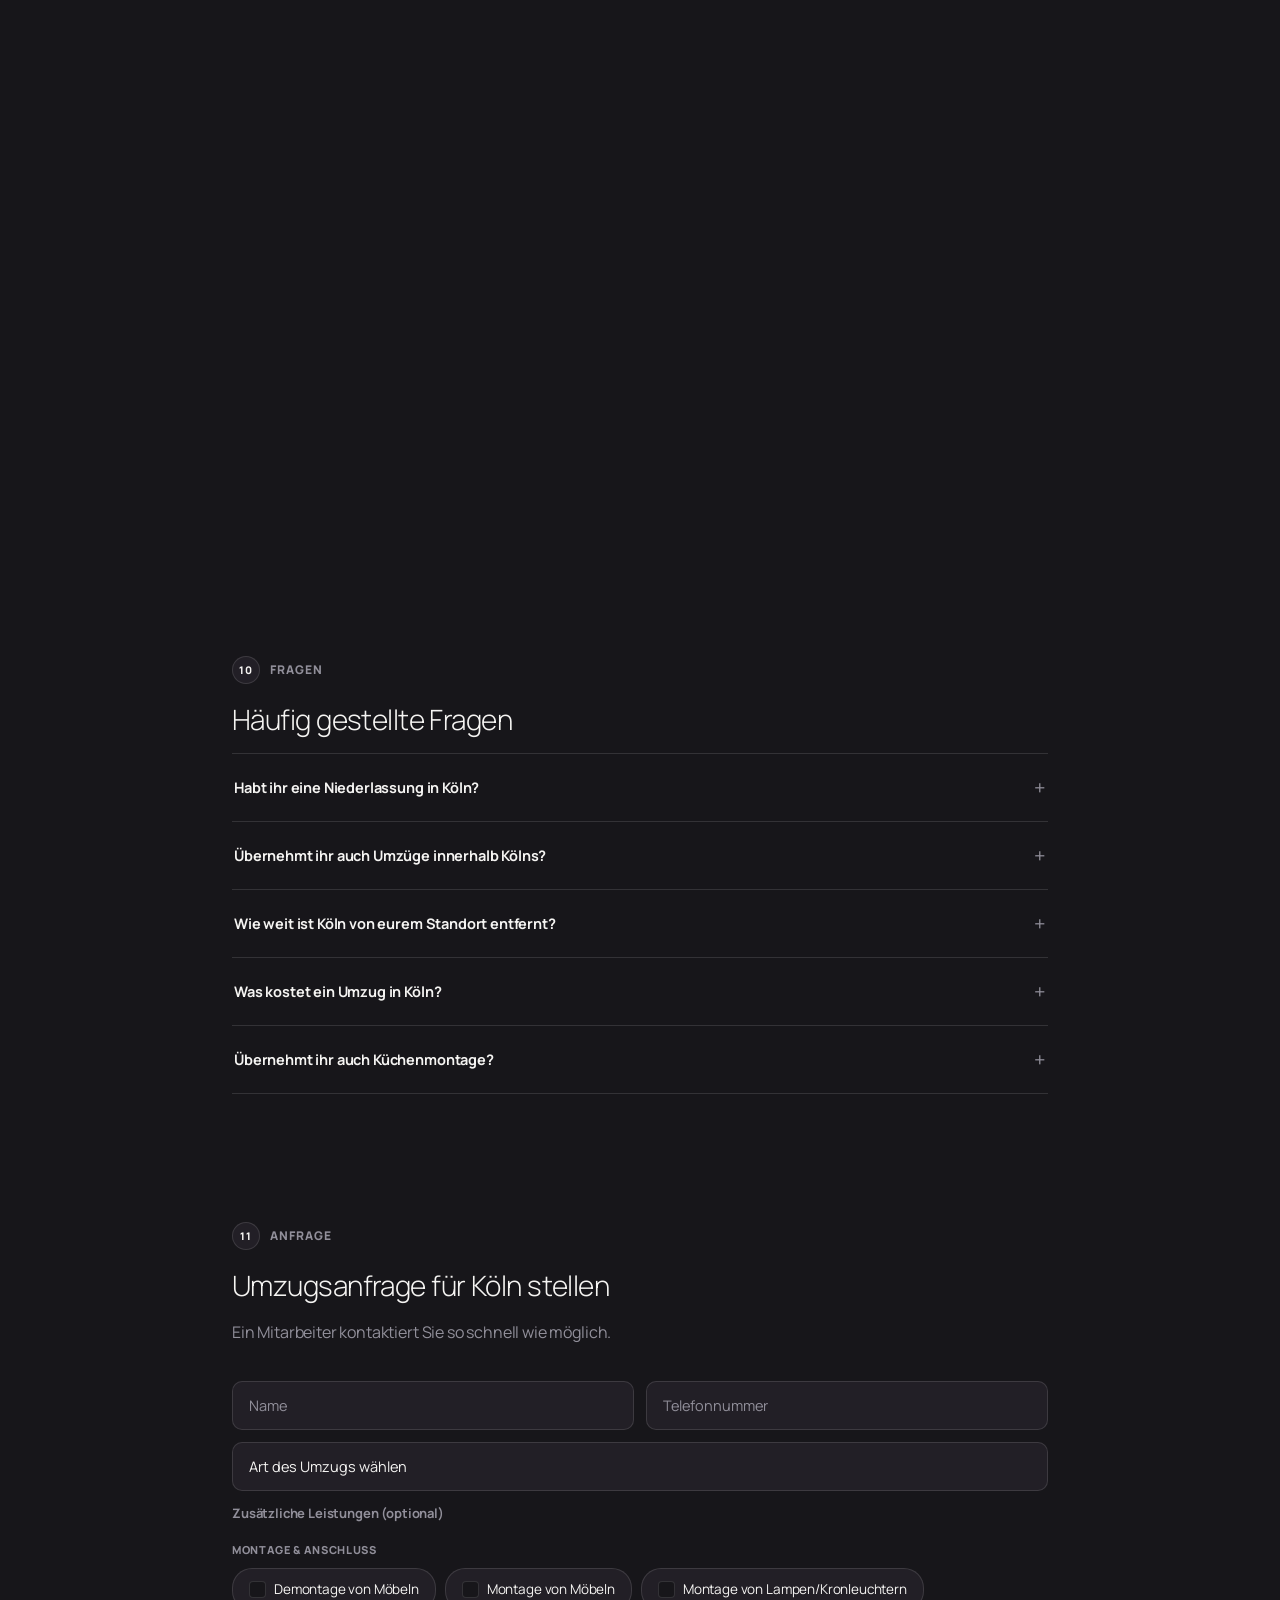
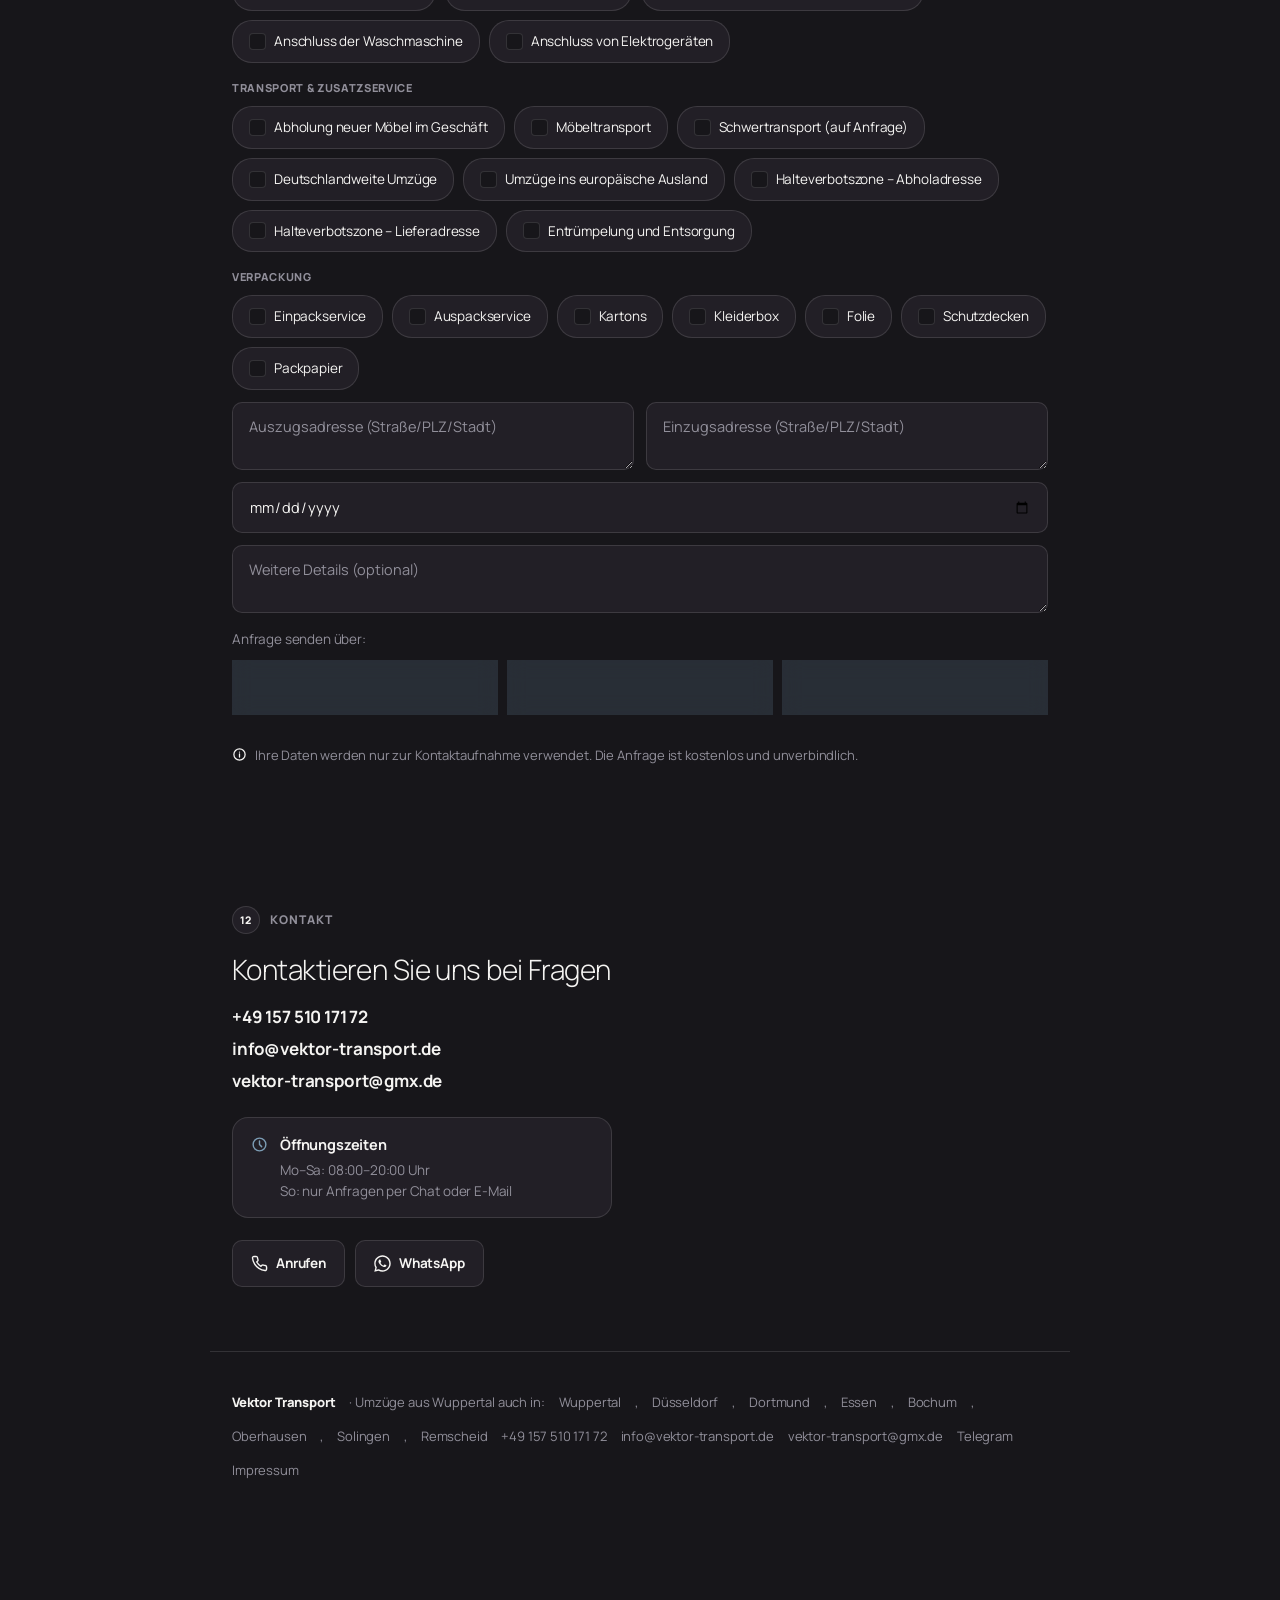
<file: umzug-koeln.html>
<!DOCTYPE html>
<html lang="de">
<head>
  <meta charset="UTF-8" />
  <meta name="viewport" content="width=device-width, initial-scale=1, viewport-fit=cover" />
  <title>Umzüge in Köln | Privatumzug, Firmenumzug & Möbeltransport – Vektor Transport</title>
  <meta name="description" content="Umzüge in Köln – privat oder geschäftlich, innerhalb der Stadt oder von/nach Köln. Vektor Transport übernimmt Planung, Transport und Montage zuverlässig aus einer Hand. Kostenloses Angebot anfragen." />
  <link rel="canonical" href="https://vektor-transport.de/umzug-koeln.html" />
  <meta name="theme-color" content="#1c1b1f" />
  <link rel="icon" type="image/png" href="media/logo.png" />
  <meta property="og:type" content="website" />
  <meta property="og:site_name" content="Vektor Transport" />
  <meta property="og:title" content="Umzüge in Köln – Vektor Transport" />
  <meta property="og:description" content="Privatumzug, Firmenumzug und Möbeltransport in Köln – geplant und durchgeführt von Vektor Transport." />
  <meta property="og:locale" content="de_DE" />
  <meta property="og:image" content="media/logo.png" />
  <link rel="preconnect" href="https://fonts.googleapis.com">
  <link rel="preconnect" href="https://fonts.gstatic.com" crossorigin>
  <link href="https://fonts.googleapis.com/css2?family=Manrope:wght@200;300;400;500;600;700;800&display=swap" rel="stylesheet">
  <link rel="stylesheet" href="style.css?v=46" />
  <script type="application/ld+json">
  {"@context":"https://schema.org","@graph":[
    {"@type":"MovingCompany","@id":"https://vektor-transport.de/#business","name":"Vektor Transport","telephone":"+49 157 510 171 72","priceRange":"€€","currenciesAccepted":"EUR","paymentAccepted":"Bar, Karte, Überweisung","areaServed":[{"@type":"City","name":"Wuppertal"},{"@type":"City","name":"Köln"}],"address":{"@type":"PostalAddress","addressLocality":"Wuppertal","addressCountry":"DE"},"sameAs":["https://wa.me/4915751017172","https://t.me/VektorTransport"],"makesOffer":[
      {"@type":"Offer","itemOffered":{"@type":"Service","name":"Privatumzug"},"priceCurrency":"EUR","priceSpecification":{"@type":"PriceSpecification","minPrice":450,"priceCurrency":"EUR","valueAddedTaxIncluded":true}},
      {"@type":"Offer","itemOffered":{"@type":"Service","name":"Firmenumzug"},"priceCurrency":"EUR","priceSpecification":{"@type":"PriceSpecification","minPrice":650,"priceCurrency":"EUR","valueAddedTaxIncluded":true}},
      {"@type":"Offer","itemOffered":{"@type":"Service","name":"Küchenmontage"}}
    ]},
    {"@type":"WebSite","@id":"https://vektor-transport.de/#website","name":"Vektor Transport","url":"https://vektor-transport.de/","inLanguage":["de"]},
    {"@type":"FAQPage","mainEntity":[
      {"@type":"Question","name":"Habt ihr eine Niederlassung in Köln?","acceptedAnswer":{"@type":"Answer","text":"Nein, unser Firmensitz ist in Wuppertal. Wir übernehmen aber regelmäßig Umzüge in Köln und im gesamten Kölner Umland."}},
      {"@type":"Question","name":"Übernehmt ihr auch Umzüge innerhalb Kölns?","acceptedAnswer":{"@type":"Answer","text":"Ja, ebenso wie Umzüge von oder nach Köln – für Privatpersonen und Unternehmen."}},
      {"@type":"Question","name":"Wie weit ist Köln von eurem Standort entfernt?","acceptedAnswer":{"@type":"Answer","text":"Ca. 55 km bzw. rund 45 Minuten Fahrzeit von Wuppertal aus, meist über die A1/A3."}},
      {"@type":"Question","name":"Was kostet ein Umzug in Köln?","acceptedAnswer":{"@type":"Answer","text":"Privatumzüge starten ab 450 € (inkl. 19 % MwSt.), Firmenumzüge ab 650 € (inkl. 19 % MwSt.). Der genaue Preis hängt vom Umfang ab und wird vorab besprochen."}},
      {"@type":"Question","name":"Übernehmt ihr auch Küchenmontage?","acceptedAnswer":{"@type":"Answer","text":"Ja, wir montieren und demontieren Küchen fachgerecht, inklusive Transport bei Bedarf."}}
    ]}
  ]}
  </script>
</head>
<body>

<header class="hdr" id="hdr">
    <a href="index.html#top" class="logo"><img class="logo__img" src="media/logo.png" alt="Vektor Transport" width="40" height="40" /><span>Vektor Transport</span></a>
    <nav class="nav" id="nav">
      <a href="#privatumzug">Leistungen</a>
      <a href="#warum">Warum wir</a>
      <a href="#fuhrpark">Fuhrpark</a>
      <a href="#galerie">Galerie</a>
      <a href="#bewertungen">Bewertungen</a>
      <a href="#faq">FAQ</a>
      <a href="#kontakt">Kontakt</a>
      <a href="#anfrage" class="nav__cta">Angebot anfordern</a>
    </nav>
    <div class="hdr__right">
      <a class="hdr__call" href="tel:+4915751017172" aria-label="Anrufen">
        <svg viewBox="0 0 24 24" width="18" height="18" fill="none" stroke="currentColor" stroke-width="2" stroke-linecap="round" stroke-linejoin="round"><path d="M22 16.92v3a2 2 0 0 1-2.18 2 19.79 19.79 0 0 1-8.63-3.07 19.5 19.5 0 0 1-6-6 19.79 19.79 0 0 1-3.07-8.67A2 2 0 0 1 4.11 2h3a2 2 0 0 1 2 1.72c.13.96.36 1.9.7 2.81a2 2 0 0 1-.45 2.11L8.09 9.91a16 16 0 0 0 6 6l1.27-1.27a2 2 0 0 1 2.11-.45c.9.34 1.85.57 2.81.7A2 2 0 0 1 22 16.92z"/></svg>
      </a>
      <button class="burger" id="burger" aria-label="Menü" aria-expanded="false"><span></span><span></span><span></span></button>
    </div>
  </header>

  <main>
    <section class="hero" id="top">
      <div class="hero__grid">
        <div class="hero__text">
          <span class="kicker">
            <b class="kicker__title">
              <span class="kicker__word" id="kicker-vektor"><span class="kl">V</span><span class="kl">e</span><span class="kl">k</span><span class="kl">t</span><span class="kl">o</span><span class="kl">r</span></span>
              <span class="kicker__rest">Transport</span>
            </b>
          </span>
          <h1 class="hero__h">Umzüge in <em>Köln</em>.</h1>
          <p class="hero__p">Privatumzug, Firmenumzug oder Möbeltransport – innerhalb Kölns oder über die Stadtgrenze hinaus organisieren wir Ihren Umzug zuverlässig.</p>
          <div class="hero__ctas">
            <a href="https://wa.me/4915751017172" target="_blank" rel="noopener" class="cta cta--wa">
              <svg viewBox="0 0 32 32" width="20" height="20"><path fill="#25D366" d="M16 .5C7.4.5.5 7.4.5 16c0 2.8.7 5.4 2 7.8L.5 31.5l7.9-2c2.3 1.2 4.8 1.9 7.6 1.9 8.6 0 15.5-6.9 15.5-15.5S24.6.5 16 .5z"/><path fill="#fff" d="M23 19.2c-.4-.2-2.3-1.1-2.6-1.3-.3-.1-.6-.2-.9.2-.3.4-1 1.3-1.2 1.5-.2.2-.4.3-.8.1-.4-.2-1.6-.6-3.1-1.9-1.1-1-1.9-2.3-2.1-2.7-.2-.4 0-.6.2-.8l.6-.7c.2-.2.3-.4.4-.6.1-.2 0-.5 0-.7-.1-.2-.9-2.1-1.2-2.9-.3-.8-.6-.7-.9-.7h-.7c-.2 0-.6.1-1 .5-.3.4-1.3 1.3-1.3 3.1s1.3 3.6 1.5 3.9c.2.3 2.6 4 6.3 5.6.9.4 1.6.6 2.1.8.9.3 1.7.2 2.3.1.7-.1 2.3-.9 2.6-1.8.3-.9.3-1.7.2-1.8-.1-.2-.3-.3-.7-.5z"/></svg>
              <span>WhatsApp</span>
            </a>
            <a href="https://t.me/VektorTransport" target="_blank" rel="noopener" class="cta cta--tg">
              <svg viewBox="0 0 24 24" width="20" height="20"><circle cx="12" cy="12" r="12" fill="#229ED9"/><path fill="#fff" d="M9.78 18.65l.28-4.23 7.68-6.92c.34-.31-.07-.46-.52-.19L7.74 13.3 3.64 12c-.88-.25-.89-.86.2-1.3l15.97-6.16c.73-.33 1.43.18 1.15 1.3l-2.72 12.81c-.19.91-.74 1.13-1.5.71l-4.14-3.05-2 1.93c-.23.23-.42.42-.83.42z"/></svg>
              <span>Telegram</span>
            </a>
          </div>
          <div class="trust">
            <a href="#bewertungen" class="trust-rate js-go"><span class="star">★</span> <b>5,0</b> · <span>Kundenbewertungen</span></a>
          </div>
        </div>
      </div>
      <a href="#privatumzug" class="scroll-hint" aria-label="Mehr sehen">
        <svg viewBox="0 0 24 24" width="22" height="22" fill="none" stroke="currentColor" stroke-width="2" stroke-linecap="round" stroke-linejoin="round"><path d="M6 9l6 6 6-6"/></svg>
      </a>
    </section>

    <section class="sec reveal" id="region">
      <span class="eyebrow">Über uns</span>
      <h2 class="h2">Umzugsservice für Köln</h2>
      <p class="section-lead">Vektor Transport übernimmt Umzüge in und um Köln – ob innerhalb der Stadt, aus Köln heraus oder neu nach Köln.</p>
      <p>Unser Firmensitz ist in Wuppertal, die Strecke über die A1/A3 nach Köln ist uns bestens vertraut. So können wir Anfahrt, Termine und Ablauf zuverlässig planen – für Privatpersonen ebenso wie für Unternehmen.</p>
      <div class="region-links">
        <a href="#privatumzug">Privatumzug</a>
        <a href="#firmenumzug">Firmenumzug</a>
        <a href="#moebeltransport">Möbeltransport</a>
      </div>
    </section>

    <section class="sec reveal" id="privatumzug">
      <span class="eyebrow">Privatumzug</span>
      <h2 class="h2">Privatumzug in Köln</h2>
      <p class="section-lead">Ob Umzug innerhalb Kölns, zwischen Veedeln oder von/nach Köln – wir übernehmen Verpackung, Transport und Möbelmontage passend zu Ihrem Bedarf.</p>
      <div class="scard">
        <div class="scard__price">
          <a href="#anfrage" class="scard__p js-go" data-service="Privatumzug">ab 450 €</a>
          <span class="scard__vat">inkl. 19 % MwSt.</span>
        </div>
        <div class="scard__d">Je nach Umfang stellen wir das passende Team und Fahrzeug zusammen und gestalten einen komfortablen, gut organisierten Ablauf.</div>
      </div>
    </section>

    <section class="sec reveal" id="firmenumzug">
      <span class="eyebrow">Firmenumzug</span>
      <h2 class="h2">Firmenumzug in Köln</h2>
      <p class="section-lead">Büro- und Firmenumzüge in Köln planen wir so, dass Ihr Betrieb möglichst wenig Ausfallzeit hat – von der Demontage bis zum Wiederaufbau am neuen Standort.</p>
      <div class="scard">
        <div class="scard__price">
          <a href="#anfrage" class="scard__p js-go" data-service="Firmenumzug">ab 650 €</a>
          <span class="scard__vat">inkl. 19 % MwSt.</span>
        </div>
        <div class="scard__d">Wir kümmern uns um jedes Detail – von der ersten Planung bis zur vollständigen Einrichtung am neuen Standort.</div>
      </div>
    </section>

    <section class="sec reveal" id="moebeltransport">
      <span class="eyebrow">Möbeltransport</span>
      <h2 class="h2">Möbeltransport in Köln</h2>
      <p class="section-lead">Auch ohne kompletten Umzug transportieren wir einzelne Möbelstücke sicher innerhalb Kölns oder von/nach Köln – etwa bei einem Neukauf oder einer Küchenmontage.</p>
      <div class="scard">
        <a href="#anfrage" class="scard__p js-go" data-service="Sonstiges">Anfragen</a>
        <div class="scard__d">Fachgerecht verpackt und transportiert – auf Wunsch inklusive Auf- und Abbau vor Ort.</div>
      </div>
    </section>

    <section class="sec reveal" id="ablauf">
      <span class="eyebrow">Ablauf</span>
      <h2 class="h2">So läuft Ihr Umzug in Köln ab</h2>
      <div class="why-grid">
        <div class="why-card">
          <div class="why-num">01</div>
          <div class="why-t">Kontakt</div>
          <div class="why-d">Sie melden sich per Telefon, WhatsApp, Telegram oder E-Mail bei uns – mit ein paar Eckdaten zu Ihrem Umzug.</div>
        </div>
        <div class="why-card">
          <div class="why-num">02</div>
          <div class="why-t">Einschätzung</div>
          <div class="why-d">Wir schätzen Umfang und Aufwand ein und erstellen ein unverbindliches Angebot.</div>
        </div>
        <div class="why-card">
          <div class="why-num">03</div>
          <div class="why-t">Planung</div>
          <div class="why-d">Termin, Fahrzeug und gewünschte Zusatzleistungen stimmen wir gemeinsam ab.</div>
        </div>
        <div class="why-card">
          <div class="why-num">04</div>
          <div class="why-t">Umzugstag</div>
          <div class="why-d">Unser Team übernimmt Transport und Montage – bis alles an seinem neuen Platz steht.</div>
        </div>
      </div>
    </section>

    <section class="sec reveal" id="warum">
      <span class="eyebrow">Warum wir</span>
      <h2 class="h2">Top 3 Vorteile, die für uns sprechen</h2>
      <div class="why-grid">
        <div class="why-card">
          <div class="why-num">01</div>
          <div class="why-t">Höchste Qualität</div>
          <div class="why-d">Jeder Kunde ist einzigartig – und so auch unser Service. Präzise und hochwertige Arbeit ist die Basis unseres Erfolgs. Mit professionellen Werkzeugen und hochwertigen Verpackungsmaterialien garantieren wir den bestmöglichen Schutz Ihrer Möbel.</div>
        </div>
        <div class="why-card">
          <div class="why-num">02</div>
          <div class="why-t">Einzigartiges Erlebnis</div>
          <div class="why-d">Mehr als ein Service – echte Begleitung. Von der ersten Beratung bis zum letzten Karton stehen wir an Ihrer Seite. Mit Erfahrung, modernem Equipment und Liebe zum Detail verwandeln wir Ihren Umzug in einen reibungslosen und angenehmen Ablauf.</div>
        </div>
        <div class="why-card">
          <div class="why-num">03</div>
          <div class="why-t">Kundensupport</div>
          <div class="why-d">Der persönliche Kontakt ist uns wichtig – deshalb bieten wir ein persönliches Kennenlernen an und schätzen den Arbeitsumfang direkt vor Ort ein. Gerne besprechen und beantworten wir all Ihre Fragen und geben eine professionelle Beratung. Ihr Vertrauen ist der Schlüssel für die hochwertige Ausführung unserer Arbeit.</div>
        </div>
      </div>
    </section>

    <section class="sec reveal" id="fuhrpark">
      <span class="eyebrow">Unser Fuhrpark</span>
      <h2 class="h2">Moderne Fahrzeuge für zuverlässige Transporte</h2>
      <div class="fleet-grid">
        <div class="fleet-card">
          <div class="fleet-card__visual">
            <img src="media/van-koffer.jpg" alt="Renault Master Koffer 3,5 t mit Ladebordwand – Vektor Transport" loading="lazy" />
          </div>
          <div class="fleet-t">Transporter 3,5 t Koffer mit Ladebordwand</div>
          <div class="fleet-d">Renault Master Koffer 3,5 t · Ladevolumen ca. 22 m³ · Ladebordwand bis 750 kg · ideal für Möbel, Schränke und Küchenmodule.</div>
        </div>
        <div class="fleet-card">
          <div class="fleet-card__visual">
            <img src="media/van-l3h2.jpg" alt="Renault Master L3H2 – Vektor Transport" loading="lazy" />
          </div>
          <div class="fleet-t">Transporter 3,5 t L3H2</div>
          <div class="fleet-d">Renault Master L3H2 · Ladevolumen ca. 14,8 m³ · Nutzlast bis 1.625 kg · Gewinner „International Van of the Year 2025“.</div>
        </div>
      </div>
    </section>

    <section class="sec reveal" id="galerie">
      <span class="eyebrow">Galerie</span>
      <h2 class="h2">Unsere Arbeit</h2>
      <div class="carousel">
        <button class="carousel__arrow carousel__arrow--prev" id="feed-prev" aria-label="Zurück">
          <svg viewBox="0 0 24 24" width="18" height="18" fill="none" stroke="currentColor" stroke-width="2" stroke-linecap="round" stroke-linejoin="round"><path d="M15 18l-6-6 6-6"/></svg>
        </button>
        <div class="feed" id="feed">
          <img src="media/work-7.jpg?v=1" alt="Vektor Transport – Möbelschutz" loading="lazy" />
          <img src="media/work-6.jpg?v=1" alt="Vektor Transport – Beladung" loading="lazy" />
          <img src="media/work-1.jpg?v=3" alt="Vektor Transport – Möbeltransport" loading="lazy" />
          <img src="media/work-2.jpg?v=2" alt="Vektor Transport – Möbelmontage" loading="lazy" />
          <img src="media/work-3.jpg?v=3" alt="Vektor Transport – Umzugswagen" loading="lazy" />
          <img src="media/work-4.jpg?v=1" alt="Vektor Transport – Anlieferung" loading="lazy" />
          <img src="media/work-5.jpg?v=1" alt="Vektor Transport – Kühlschranktransport" loading="lazy" />
        </div>
        <button class="carousel__arrow carousel__arrow--next" id="feed-next" aria-label="Weiter">
          <svg viewBox="0 0 24 24" width="18" height="18" fill="none" stroke="currentColor" stroke-width="2" stroke-linecap="round" stroke-linejoin="round"><path d="M9 18l6-6-6-6"/></svg>
        </button>
      </div>
    </section>

    <section class="sec reveal" id="bewertungen">
      <span class="eyebrow">Bewertungen</span>
      <h2 class="h2">Über 200 Bewertungen von zufriedenen Kunden</h2>
      <div class="rev-head">
        <div class="rev-score"><span>5,0</span><span class="rev-stars">★★★★★</span></div>
        <div class="rev-meta">
          <span>Basierend auf Kundenbewertungen auf</span>
          <span class="brand-row">
            <svg class="brand-google" viewBox="0 0 24 24" width="21" height="21" aria-label="Google"><path fill="#4285F4" d="M22.56 12.25c0-.78-.07-1.53-.2-2.25H12v4.26h5.92a5.06 5.06 0 0 1-2.2 3.32v2.77h3.57c2.08-1.92 3.27-4.74 3.27-8.1z"/><path fill="#34A853" d="M12 23c2.97 0 5.46-.98 7.28-2.66l-3.57-2.77c-.98.66-2.23 1.06-3.71 1.06-2.86 0-5.29-1.93-6.16-4.53H2.18v2.84A11 11 0 0 0 12 23z"/><path fill="#FBBC05" d="M5.84 14.1a6.6 6.6 0 0 1 0-4.2V7.06H2.18a11 11 0 0 0 0 9.88l3.66-2.84z"/><path fill="#EA4335" d="M12 5.38c1.62 0 3.06.56 4.21 1.64l3.15-3.15C17.45 2.09 14.97 1 12 1 7.7 1 3.99 3.47 2.18 7.06l3.66 2.84C6.71 7.31 9.14 5.38 12 5.38z"/></svg>
            <span class="brand-sep">&amp;</span>
            <span class="brand-check24-badge">
              <svg class="brand-check24" viewBox="0 0 130 32" width="78" height="19" aria-label="Check24"><text x="0" y="22" font-family="Manrope, sans-serif" font-weight="800" font-size="21" fill="#022D94">CHECK24</text><path d="M100 26c6 5 20 5 26 0" fill="none" stroke="#022D94" stroke-width="2" stroke-linecap="round"/><path d="M121 22l5 1.5-1 5" fill="none" stroke="#022D94" stroke-width="2" stroke-linecap="round" stroke-linejoin="round"/></svg>
            </span>
          </span>
        </div>
      </div>
      <div class="carousel">
        <button class="carousel__arrow carousel__arrow--prev" id="rev-prev" aria-label="Zurück">
          <svg viewBox="0 0 24 24" width="18" height="18" fill="none" stroke="currentColor" stroke-width="2" stroke-linecap="round" stroke-linejoin="round"><path d="M15 18l-6-6 6-6"/></svg>
        </button>
        <div class="reviews" id="reviews-list">
        <div class="review">
          <div class="review__head"><b>Patric H.</b><span class="rev-stars">★★★★★</span></div>
          <p>Von der ersten Kontaktaufnahme bis zum letzten Karton lief alles perfekt … Das Team war pünktlich, extrem sorgfältig … Die Jungs haben wirklich richtig gute Arbeit geleistet – schnell, zuverlässig und mit einer top Organisation. Preis-Leistung ist absolut fair.</p>
        </div>
        <div class="review">
          <div class="review__head"><b>Kathrin I.</b><span class="rev-stars">★★★★★</span></div>
          <p>Ein top Umzugsunternehmen, welches ich wärmstens empfehlen kann. Vom freundlichen und professionellen Erstkontakt bis zum Abschluss des Umzuges eine rundum positive Erfahrung. Es ist der allererste Umzug, bei dem wirklich überhaupt nichts kaputt gegangen ist – es wurde sogar noch eine vorher defekte Pax-Schublade repariert. Vielen Dank nochmal!</p>
        </div>
        <div class="review">
          <div class="review__head"><b>David K.</b><span class="rev-stars">★★★★★</span></div>
          <p>Das Team hat den Umzug super gemacht, alles sehr schnell ab- und aufgebaut. Alle im Team waren super nett, kommunikativ und gewissenhaft. Wir werden euch mit gutem Gewissen weiterempfehlen!</p>
        </div>
        <div class="review">
          <div class="review__head"><b>Weronika S.</b><span class="rev-stars">★★★★★</span></div>
          <p>Top Umzugsunternehmen! Die Kommunikation war schnell und zuverlässig, das Team professionell und sorgfältig. Der gesamte Ablauf war einfach und reibungslos. Absolut empfehlenswert!</p>
        </div>
        <div class="review">
          <div class="review__head"><b>Caio A.</b><span class="rev-stars">★★★★★</span></div>
          <p>Wir sind sehr zufrieden mit Vektor Transport. Der Service war sehr schnell und professionell, zu einem guten Preis. Die Mitarbeiter sind alle sehr freundlich und hilfsbereit. Wir können ihren Service auf jeden Fall weiterempfehlen.</p>
        </div>
        <div class="review">
          <div class="review__head"><b>Jennifer J.</b><span class="rev-stars">★★★★★</span></div>
          <p>Das Unternehmen sowie die Mitarbeiter sind super freundlich, strukturiert und verlässlich. Die Arbeit war nicht nur schnell, sondern auch sauber erledigt. Herzlichen Dank für eure tolle Arbeit!</p>
        </div>
        <div class="review">
          <div class="review__head"><b>Kristina P.</b><span class="rev-stars">★★★★★</span></div>
          <p>Sehr netter und zuverlässiger Kontakt. Reibungsloser Umzug. Pünktlich und zuverlässig vor Ort. Alle Möbel wurden entsprechend geschützt und verpackt. Kann ich nur empfehlen und würde jederzeit wieder beauftragen.</p>
        </div>
        <div class="review">
          <div class="review__head"><b>Timo K.</b><span class="rev-stars">★★★★★</span></div>
          <p>Super freundliches und professionelles Team, sehr sorgfältige Arbeit. Küche wurde perfekt an die neuen Platzverhältnisse angepasst.</p>
        </div>
        </div>
        <button class="carousel__arrow carousel__arrow--next" id="rev-next" aria-label="Weiter">
          <svg viewBox="0 0 24 24" width="18" height="18" fill="none" stroke="currentColor" stroke-width="2" stroke-linecap="round" stroke-linejoin="round"><path d="M9 18l6-6-6-6"/></svg>
        </button>
      </div>
      <a class="btn-ghost" id="rev-link" href="https://maps.app.goo.gl/x3Mh6PCi1fQFDinu8" target="_blank" rel="noopener">Alle Bewertungen ansehen</a>
    </section>

    <section class="sec reveal" id="faq">
      <span class="eyebrow">Fragen</span>
      <h2 class="h2">Häufig gestellte Fragen</h2>
      <div class="faq-list" id="faq-list">
        <div class="faq-item"><div class="faq-q"><span>Habt ihr eine Niederlassung in Köln?</span></div><div class="faq-a"><p>Nein, unser Firmensitz ist in Wuppertal. Wir übernehmen aber regelmäßig Umzüge in Köln und im gesamten Kölner Umland.</p></div></div>
        <div class="faq-item"><div class="faq-q"><span>Übernehmt ihr auch Umzüge innerhalb Kölns?</span></div><div class="faq-a"><p>Ja, ebenso wie Umzüge von oder nach Köln – für Privatpersonen und Unternehmen.</p></div></div>
        <div class="faq-item"><div class="faq-q"><span>Wie weit ist Köln von eurem Standort entfernt?</span></div><div class="faq-a"><p>Ca. 55 km bzw. rund 45 Minuten Fahrzeit von Wuppertal aus, meist über die A1/A3.</p></div></div>
        <div class="faq-item"><div class="faq-q"><span>Was kostet ein Umzug in Köln?</span></div><div class="faq-a"><p>Privatumzüge starten ab 450 € (inkl. 19 % MwSt.), Firmenumzüge ab 650 € (inkl. 19 % MwSt.). Der genaue Preis hängt vom Umfang ab und wird vorab besprochen.</p></div></div>
        <div class="faq-item"><div class="faq-q"><span>Übernehmt ihr auch Küchenmontage?</span></div><div class="faq-a"><p>Ja, wir montieren und demontieren Küchen fachgerecht, inklusive Transport bei Bedarf.</p></div></div>
      </div>
    </section>

    <section class="sec reveal" id="anfrage">
      <span class="eyebrow">Anfrage</span>
      <h2 class="h2">Umzugsanfrage für Köln stellen</h2>
      <p class="section-lead">Ein Mitarbeiter kontaktiert Sie so schnell wie möglich.</p>
      <form class="req-form" id="req-form">
        <div class="req-row">
          <input class="field" type="text" name="name" placeholder="Name" required />
          <input class="field" type="tel" name="phone" placeholder="Telefonnummer" required />
        </div>
        <select class="field select" name="service" required>
          <option value="">Art des Umzugs wählen</option>
          <option value="Privatumzug">Privatumzug</option>
          <option value="Firmenumzug">Firmenumzug</option>
          <option value="Küchenmontage">Küchenmontage</option>
          <option value="Sonstiges">Sonstiges</option>
        </select>

        <div class="req-extras">
          <span class="req-extras__label">Zusätzliche Leistungen (optional)</span>

          <span class="req-extras__group">Montage &amp; Anschluss</span>
          <div class="extras-grid">
            <label class="extra-chip">
              <input type="checkbox" name="extras" value="Demontage von Möbeln" />
              <span>Demontage von Möbeln</span>
            </label>
            <label class="extra-chip">
              <input type="checkbox" name="extras" value="Montage von Möbeln" />
              <span>Montage von Möbeln</span>
            </label>
            <label class="extra-chip" id="lamp-chip">
              <input type="checkbox" name="extras" value="Montage von Lampen/Kronleuchtern" id="lamp-check" />
              <span>Montage von Lampen/Kronleuchtern</span>
            </label>
            <label class="extra-chip">
              <input type="checkbox" name="extras" value="Anschluss der Waschmaschine" />
              <span>Anschluss der Waschmaschine</span>
            </label>
            <label class="extra-chip">
              <input type="checkbox" name="extras" value="Anschluss von Elektrogeräten" />
              <span>Anschluss von Elektrogeräten</span>
            </label>
          </div>
          <div class="extra-qty is-hidden" id="lamp-qty-row">
            <span class="extra-qty__label">Anzahl Lampen/Kronleuchter</span>
            <input class="field extra-qty__input" type="number" name="lamp_qty" min="1" max="20" value="1" />
          </div>

          <span class="req-extras__group">Transport &amp; Zusatzservice</span>
          <div class="extras-grid">
            <label class="extra-chip">
              <input type="checkbox" name="extras" value="Möbelabholung im Geschäft" />
              <span>Abholung neuer Möbel im Geschäft</span>
            </label>
            <label class="extra-chip">
              <input type="checkbox" name="extras" value="Möbeltransport" />
              <span>Möbeltransport</span>
            </label>
            <label class="extra-chip">
              <input type="checkbox" name="extras" value="Schwertransport" />
              <span>Schwertransport (auf Anfrage)</span>
            </label>
            <label class="extra-chip">
              <input type="checkbox" name="extras" value="Deutschlandweite Umzüge" />
              <span>Deutschlandweite Umzüge</span>
            </label>
            <label class="extra-chip">
              <input type="checkbox" name="extras" value="Umzüge ins europäische Ausland" />
              <span>Umzüge ins europäische Ausland</span>
            </label>
            <label class="extra-chip">
              <input type="checkbox" name="extras" value="Halteverbotszone Abholadresse" />
              <span>Halteverbotszone – Abholadresse</span>
            </label>
            <label class="extra-chip">
              <input type="checkbox" name="extras" value="Halteverbotszone Lieferadresse" />
              <span>Halteverbotszone – Lieferadresse</span>
            </label>
            <label class="extra-chip">
              <input type="checkbox" name="extras" value="Entrümpelung und Entsorgung" />
              <span>Entrümpelung und Entsorgung</span>
            </label>
          </div>

          <span class="req-extras__group">Verpackung</span>
          <div class="extras-grid">
            <label class="extra-chip">
              <input type="checkbox" name="extras" value="Einpackservice" />
              <span>Einpackservice</span>
            </label>
            <label class="extra-chip">
              <input type="checkbox" name="extras" value="Auspackservice" />
              <span>Auspackservice</span>
            </label>
            <label class="extra-chip" id="kartons-chip">
              <input type="checkbox" name="extras" value="Kartons" id="kartons-check" />
              <span>Kartons</span>
            </label>
            <label class="extra-chip" id="kleiderbox-chip">
              <input type="checkbox" name="extras" value="Kleiderbox" id="kleiderbox-check" />
              <span>Kleiderbox</span>
            </label>
            <label class="extra-chip">
              <input type="checkbox" name="extras" value="Folie" />
              <span>Folie</span>
            </label>
            <label class="extra-chip">
              <input type="checkbox" name="extras" value="Schutzdecken" />
              <span>Schutzdecken</span>
            </label>
            <label class="extra-chip">
              <input type="checkbox" name="extras" value="Packpapier" />
              <span>Packpapier</span>
            </label>
          </div>
          <div class="extra-qty is-hidden" id="kartons-qty-row">
            <span class="extra-qty__label">Anzahl Kartons</span>
            <input class="field extra-qty__input" type="number" name="kartons_qty" min="1" max="200" value="10" />
          </div>
          <div class="extra-qty is-hidden" id="kleiderbox-qty-row">
            <span class="extra-qty__label">Anzahl Kleiderboxen</span>
            <input class="field extra-qty__input" type="number" name="kleiderbox_qty" min="1" max="50" value="1" />
          </div>
          </div>
        </div>

        <div class="req-row">
          <textarea class="field" name="from" rows="2" placeholder="Auszugsadresse (Straße/PLZ/Stadt)"></textarea>
          <textarea class="field" name="to" rows="2" placeholder="Einzugsadresse (Straße/PLZ/Stadt)"></textarea>
        </div>
        <input class="field" type="date" name="date" />
        <textarea class="field" name="comment" rows="2" placeholder="Weitere Details (optional)"></textarea>
        <div class="req-send">
          <span class="req-send__label">Anfrage senden über:</span>
          <div class="req-send__row">
            <button type="button" class="cta cta--wa" data-channel="whatsapp">
              <svg viewBox="0 0 32 32" width="20" height="20"><path fill="#25D366" d="M16 .5C7.4.5.5 7.4.5 16c0 2.8.7 5.4 2 7.8L.5 31.5l7.9-2c2.3 1.2 4.8 1.9 7.6 1.9 8.6 0 15.5-6.9 15.5-15.5S24.6.5 16 .5z"/><path fill="#fff" d="M23 19.2c-.4-.2-2.3-1.1-2.6-1.3-.3-.1-.6-.2-.9.2-.3.4-1 1.3-1.2 1.5-.2.2-.4.3-.8.1-.4-.2-1.6-.6-3.1-1.9-1.1-1-1.9-2.3-2.1-2.7-.2-.4 0-.6.2-.8l.6-.7c.2-.2.3-.4.4-.6.1-.2 0-.5 0-.7-.1-.2-.9-2.1-1.2-2.9-.3-.8-.6-.7-.9-.7h-.7c-.2 0-.6.1-1 .5-.3.4-1.3 1.3-1.3 3.1s1.3 3.6 1.5 3.9c.2.3 2.6 4 6.3 5.6.9.4 1.6.6 2.1.8.9.3 1.7.2 2.3.1.7-.1 2.3-.9 2.6-1.8.3-.9.3-1.7.2-1.8-.1-.2-.3-.3-.7-.5z"/></svg>
              <span>WhatsApp</span>
            </button>
            <button type="button" class="cta cta--tg" data-channel="telegram">
              <svg viewBox="0 0 24 24" width="20" height="20"><circle cx="12" cy="12" r="12" fill="#229ED9"/><path fill="#fff" d="M9.78 18.65l.28-4.23 7.68-6.92c.34-.31-.07-.46-.52-.19L7.74 13.3 3.64 12c-.88-.25-.89-.86.2-1.3l15.97-6.16c.73-.33 1.43.18 1.15 1.3l-2.72 12.81c-.19.91-.74 1.13-1.5.71l-4.14-3.05-2 1.93c-.23.23-.42.42-.83.42z"/></svg>
              <span>Telegram</span>
            </button>
            <button type="button" class="cta cta--mail" data-channel="email">
              <svg viewBox="0 0 24 24" width="18" height="18" fill="none" stroke="currentColor" stroke-width="2" stroke-linecap="round" stroke-linejoin="round" aria-hidden="true"><path d="M4 4h16v16H4z"/><path d="M4 6l8 7 8-7"/></svg>
              <span>E-Mail</span>
            </button>
          </div>
        </div>
        <p class="err is-hidden" id="req-error"></p>
        <p class="reassure reassure--info">
          <svg class="note__ic" viewBox="0 0 24 24" width="15" height="15" fill="none" stroke="currentColor" stroke-width="2" stroke-linecap="round" stroke-linejoin="round" aria-hidden="true"><circle cx="12" cy="12" r="9"/><path d="M12 11v5"/><path d="M12 8h.01"/></svg>
          <span>Ihre Daten werden nur zur Kontaktaufnahme verwendet. Die Anfrage ist kostenlos und unverbindlich.</span>
        </p>
      </form>
      <div class="done is-hidden" id="req-done">
        <div class="done__ring"><svg viewBox="0 0 24 24" width="34" height="34" fill="none" stroke="currentColor" stroke-width="2.5" stroke-linecap="round" stroke-linejoin="round"><path d="M20 6L9 17l-5-5"/></svg></div>
        <h3>Vielen Dank!</h3>
        <p>Ihre Anfrage wurde erfolgreich gesendet. Wir melden uns kurzfristig bei Ihnen.</p>
      </div>
    </section>

    <section class="sec reveal" id="kontakt">
      <span class="eyebrow">Kontakt</span>
      <h2 class="h2">Kontaktieren Sie uns bei Fragen</h2>
      <div class="contact-block">
        <a href="tel:+4915751017172">+49 157 510 171 72</a>
        <a href="mailto:info@vektor-transport.de">info@vektor-transport.de</a>
        <a href="mailto:vektor-transport@gmx.de">vektor-transport@gmx.de</a>
      </div>
      <div class="hours-block">
        <svg viewBox="0 0 24 24" width="17" height="17" fill="none" stroke="currentColor" stroke-width="2" stroke-linecap="round" stroke-linejoin="round" aria-hidden="true"><circle cx="12" cy="12" r="9"/><path d="M12 7v5l3 3"/></svg>
        <div>
          <span class="hours-block__t">Öffnungszeiten</span>
          <span class="hours-block__d">Mo–Sa: 08:00–20:00 Uhr</span>
          <span class="hours-block__d">So: nur Anfragen per Chat oder E-Mail</span>
        </div>
      </div>
      <div class="loc-actions">
        <a class="btn-ghost" href="tel:+4915751017172">
          <svg viewBox="0 0 24 24" width="17" height="17" fill="none" stroke="currentColor" stroke-width="2" stroke-linecap="round" stroke-linejoin="round" aria-hidden="true"><path d="M22 16.92v3a2 2 0 0 1-2.18 2 19.79 19.79 0 0 1-8.63-3.07 19.5 19.5 0 0 1-6-6 19.79 19.79 0 0 1-3.07-8.67A2 2 0 0 1 4.11 2h3a2 2 0 0 1 2 1.72c.13.96.36 1.9.7 2.81a2 2 0 0 1-.45 2.11L8.09 9.91a16 16 0 0 0 6 6l1.27-1.27a2 2 0 0 1 2.11-.45c.9.34 1.85.57 2.81.7A2 2 0 0 1 22 16.92z"/></svg>
          <span>Anrufen</span>
        </a>
        <a class="btn-ghost" href="https://wa.me/4915751017172" target="_blank" rel="noopener">
          <svg viewBox="0 0 32 32" width="17" height="17" fill="currentColor"><path d="M16 .5C7.4.5.5 7.4.5 16c0 2.8.7 5.4 2 7.8L.5 31.5l7.9-2c2.3 1.2 4.8 1.9 7.6 1.9 8.6 0 15.5-6.9 15.5-15.5S24.6.5 16 .5zm0 28.3c-2.5 0-4.8-.7-6.8-1.8l-.5-.3-4.7 1.2 1.3-4.6-.3-.5a12.7 12.7 0 0 1-2-6.8C3.2 8.9 8.9 3.2 16 3.2S28.8 8.9 28.8 16 23.1 28.8 16 28.8zm7-9.6c-.4-.2-2.3-1.1-2.6-1.3-.3-.1-.6-.2-.9.2-.3.4-1 1.3-1.2 1.5-.2.2-.4.3-.8.1-.4-.2-1.6-.6-3.1-1.9-1.1-1-1.9-2.3-2.1-2.7-.2-.4 0-.6.2-.8l.6-.7c.2-.2.3-.4.4-.6.1-.2 0-.5 0-.7-.1-.2-.9-2.1-1.2-2.9-.3-.8-.6-.7-.9-.7h-.7c-.2 0-.6.1-1 .5-.3.4-1.3 1.3-1.3 3.1s1.3 3.6 1.5 3.9c.2.3 2.6 4 6.3 5.6.9.4 1.6.6 2.1.8.9.3 1.7.2 2.3.1.7-.1 2.3-.9 2.6-1.8.3-.9.3-1.7.2-1.8-.1-.2-.3-.3-.7-.5z"/></svg>
          <span>WhatsApp</span>
        </a>
      </div>
    </section>
  </main>

  <footer class="foot">
    <span class="foot__b">Vektor Transport</span> · Umzüge aus Wuppertal auch in: <a href="umzug-wuppertal.html">Wuppertal</a>, <a href="umzug-duesseldorf.html">Düsseldorf</a>, <a href="umzug-dortmund.html">Dortmund</a>, <a href="umzug-essen.html">Essen</a>, <a href="umzug-bochum.html">Bochum</a>, <a href="umzug-oberhausen.html">Oberhausen</a>, <a href="umzug-solingen.html">Solingen</a>, <a href="umzug-remscheid.html">Remscheid</a>
    <a href="tel:+4915751017172">+49 157 510 171 72</a>
    <a href="mailto:info@vektor-transport.de">info@vektor-transport.de</a>
    <a href="mailto:vektor-transport@gmx.de">vektor-transport@gmx.de</a>
    <a href="https://t.me/VektorTransport" target="_blank" rel="noopener">Telegram</a>
    <a href="impressum.html">Impressum</a>
  </footer>

  <a href="#anfrage" class="cta sticky-cta js-go" id="sticky-cta">Angebot anfordern</a>

  <button class="to-top" id="to-top" aria-label="Nach oben">
    <svg viewBox="0 0 24 24" width="24" height="24" fill="none" stroke="currentColor" stroke-width="2" stroke-linecap="round" stroke-linejoin="round"><path d="M6 15l6-6 6 6"/></svg>
  </button>

  <div class="fab" id="fab">
    <div class="fab__menu" id="fab-menu">
      <a class="fab__opt fab__opt--call" href="tel:+4915751017172">
        <svg viewBox="0 0 24 24" width="18" height="18" fill="none" stroke="currentColor" stroke-width="2" stroke-linecap="round" stroke-linejoin="round"><path d="M22 16.92v3a2 2 0 0 1-2.18 2 19.79 19.79 0 0 1-8.63-3.07 19.5 19.5 0 0 1-6-6 19.79 19.79 0 0 1-3.07-8.67A2 2 0 0 1 4.11 2h3a2 2 0 0 1 2 1.72c.13.96.36 1.9.7 2.81a2 2 0 0 1-.45 2.11L8.09 9.91a16 16 0 0 0 6 6l1.27-1.27a2 2 0 0 1 2.11-.45c.9.34 1.85.57 2.81.7A2 2 0 0 1 22 16.92z"/></svg>
        <span>Anrufen</span>
      </a>
      <a class="fab__opt fab__opt--wa" target="_blank" rel="noopener" href="https://wa.me/4915751017172">
        <svg viewBox="0 0 32 32" width="18" height="18" fill="currentColor"><path d="M16 .5C7.4.5.5 7.4.5 16c0 2.8.7 5.4 2 7.8L.5 31.5l7.9-2c2.3 1.2 4.8 1.9 7.6 1.9 8.6 0 15.5-6.9 15.5-15.5S24.6.5 16 .5zm0 28.3c-2.5 0-4.8-.7-6.8-1.8l-.5-.3-4.7 1.2 1.3-4.6-.3-.5a12.7 12.7 0 0 1-2-6.8C3.2 8.9 8.9 3.2 16 3.2S28.8 8.9 28.8 16 23.1 28.8 16 28.8zm7-9.6c-.4-.2-2.3-1.1-2.6-1.3-.3-.1-.6-.2-.9.2-.3.4-1 1.3-1.2 1.5-.2.2-.4.3-.8.1-.4-.2-1.6-.6-3.1-1.9-1.1-1-1.9-2.3-2.1-2.7-.2-.4 0-.6.2-.8l.6-.7c.2-.2.3-.4.4-.6.1-.2 0-.5 0-.7-.1-.2-.9-2.1-1.2-2.9-.3-.8-.6-.7-.9-.7h-.7c-.2 0-.6.1-1 .5-.3.4-1.3 1.3-1.3 3.1s1.3 3.6 1.5 3.9c.2.3 2.6 4 6.3 5.6.9.4 1.6.6 2.1.8.9.3 1.7.2 2.3.1.7-.1 2.3-.9 2.6-1.8.3-.9.3-1.7.2-1.8-.1-.2-.3-.3-.7-.5z"/></svg>
        <span>Nachricht schreiben</span>
      </a>
      <a class="fab__opt fab__opt--tg" target="_blank" rel="noopener" href="https://t.me/VektorTransport">
        <svg viewBox="0 0 24 24" width="18" height="18" fill="currentColor"><path d="M9.78 18.65l.28-4.23 7.68-6.92c.34-.31-.07-.46-.52-.19L7.74 13.3 3.64 12c-.88-.25-.89-.86.2-1.3l15.97-6.16c.73-.33 1.43.18 1.15 1.3l-2.72 12.81c-.19.91-.74 1.13-1.5.71l-4.14-3.05-2 1.93c-.23.23-.42.42-.83.42z"/></svg>
        <span>Telegram</span>
      </a>
    </div>
    <button class="fab__btn" id="fab-btn" aria-label="Kontakt" aria-expanded="false">
      <svg class="fab__ico-chat" viewBox="0 0 32 32" width="30" height="30" fill="currentColor"><path d="M16 .5C7.4.5.5 7.4.5 16c0 2.8.7 5.4 2 7.8L.5 31.5l7.9-2c2.3 1.2 4.8 1.9 7.6 1.9 8.6 0 15.5-6.9 15.5-15.5S24.6.5 16 .5zm0 28.3c-2.5 0-4.8-.7-6.8-1.8l-.5-.3-4.7 1.2 1.3-4.6-.3-.5a12.7 12.7 0 0 1-2-6.8C3.2 8.9 8.9 3.2 16 3.2S28.8 8.9 28.8 16 23.1 28.8 16 28.8zm7-9.6c-.4-.2-2.3-1.1-2.6-1.3-.3-.1-.6-.2-.9.2-.3.4-1 1.3-1.2 1.5-.2.2-.4.3-.8.1-.4-.2-1.6-.6-3.1-1.9-1.1-1-1.9-2.3-2.1-2.7-.2-.4 0-.6.2-.8l.6-.7c.2-.2.3-.4.4-.6.1-.2 0-.5 0-.7-.1-.2-.9-2.1-1.2-2.9-.3-.8-.6-.7-.9-.7h-.7c-.2 0-.6.1-1 .5-.3.4-1.3 1.3-1.3 3.1s1.3 3.6 1.5 3.9c.2.3 2.6 4 6.3 5.6.9.4 1.6.6 2.1.8.9.3 1.7.2 2.3.1.7-.1 2.3-.9 2.6-1.8.3-.9.3-1.7.2-1.8-.1-.2-.3-.3-.7-.5z"/></svg>
      <svg class="fab__ico-close" viewBox="0 0 24 24" width="26" height="26" fill="none" stroke="currentColor" stroke-width="2.4" stroke-linecap="round" stroke-linejoin="round"><path d="M18 6 6 18M6 6l12 12"/></svg>
    </button>
  </div>

  <div class="cookie is-hidden" id="cookie" role="dialog" aria-live="polite">
    <p class="cookie__txt">Wir verwenden Cookies für Analyse und Komfort. Sie können diese akzeptieren oder ablehnen.</p>
    <div class="cookie__row">
      <div class="cookie__btns">
        <button class="cookie__btn cookie__btn--no" id="cookie-no">Ablehnen</button>
        <button class="cookie__btn cookie__btn--yes" id="cookie-yes">Akzeptieren</button>
      </div>
    </div>
  </div>

  <script src="i18n.js?v=12"></script>
  <script src="app.js?v=19"></script>
</body>
</html>
</file>
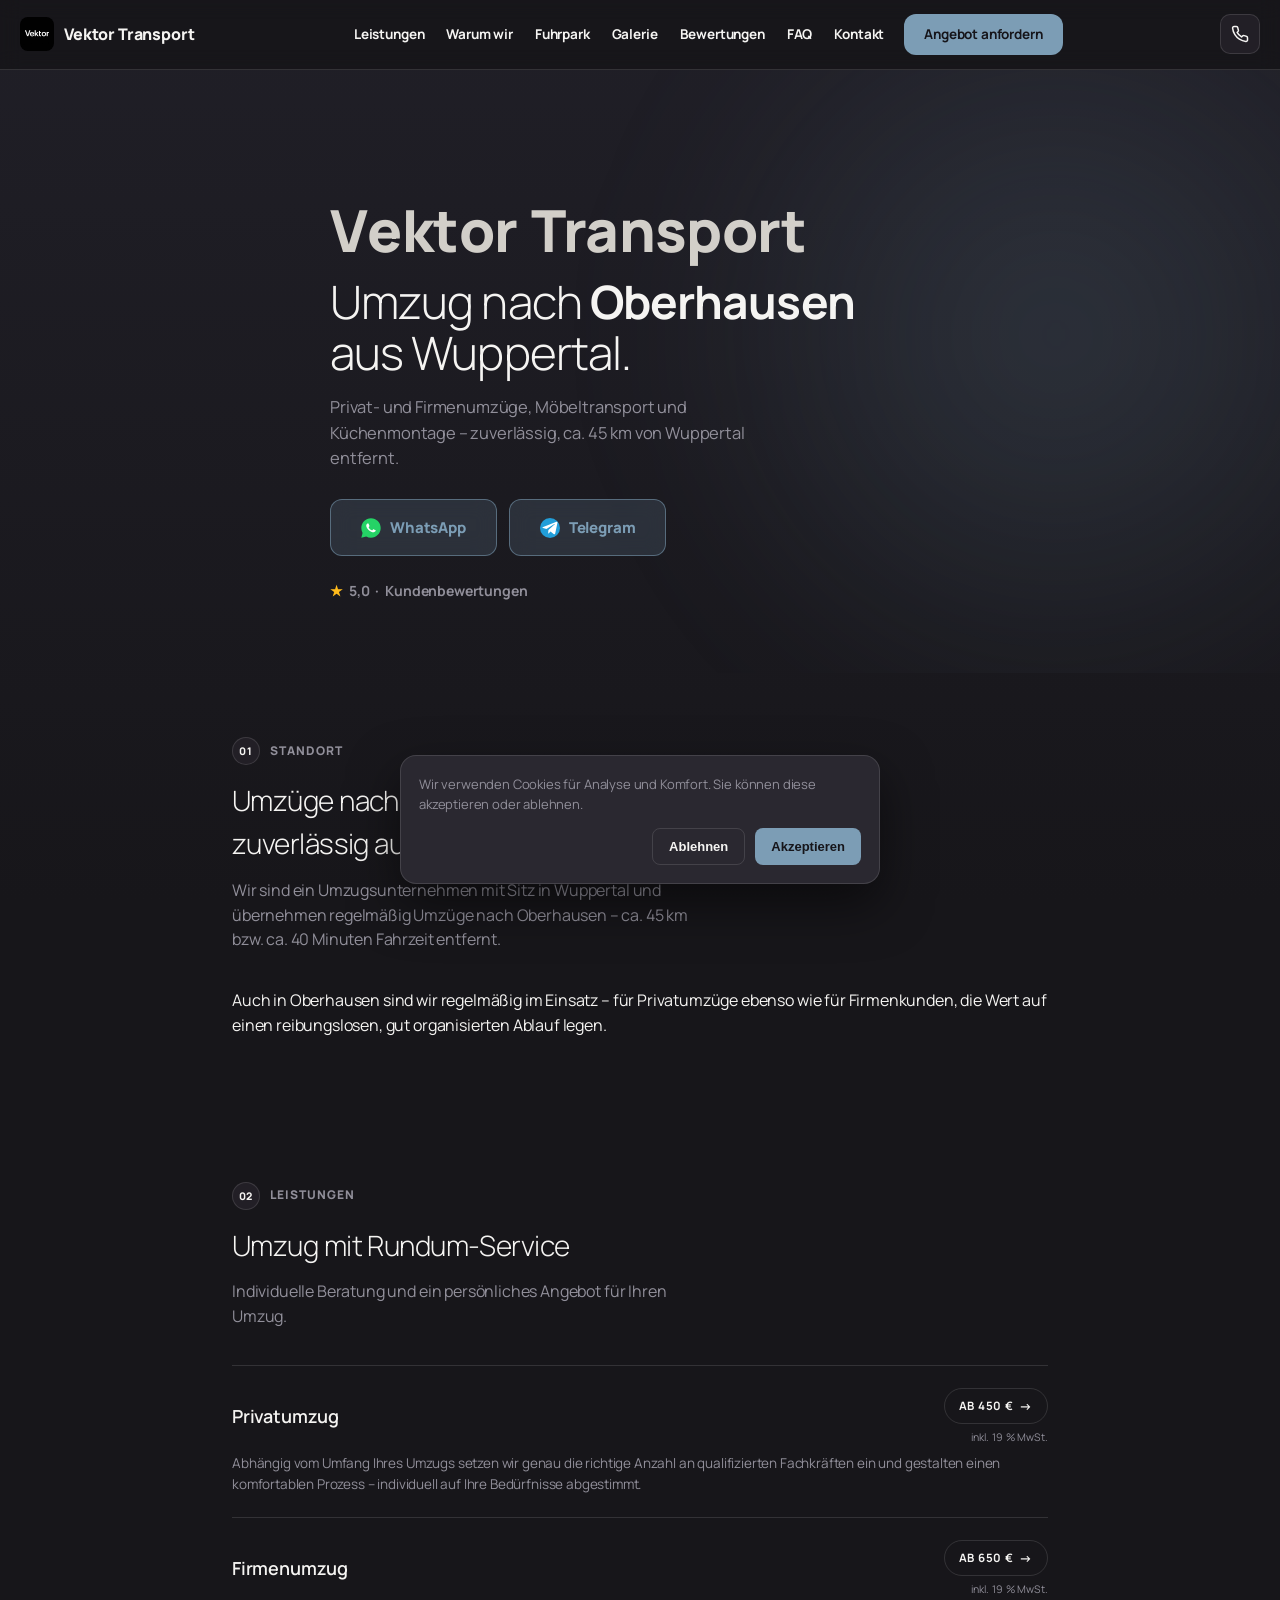
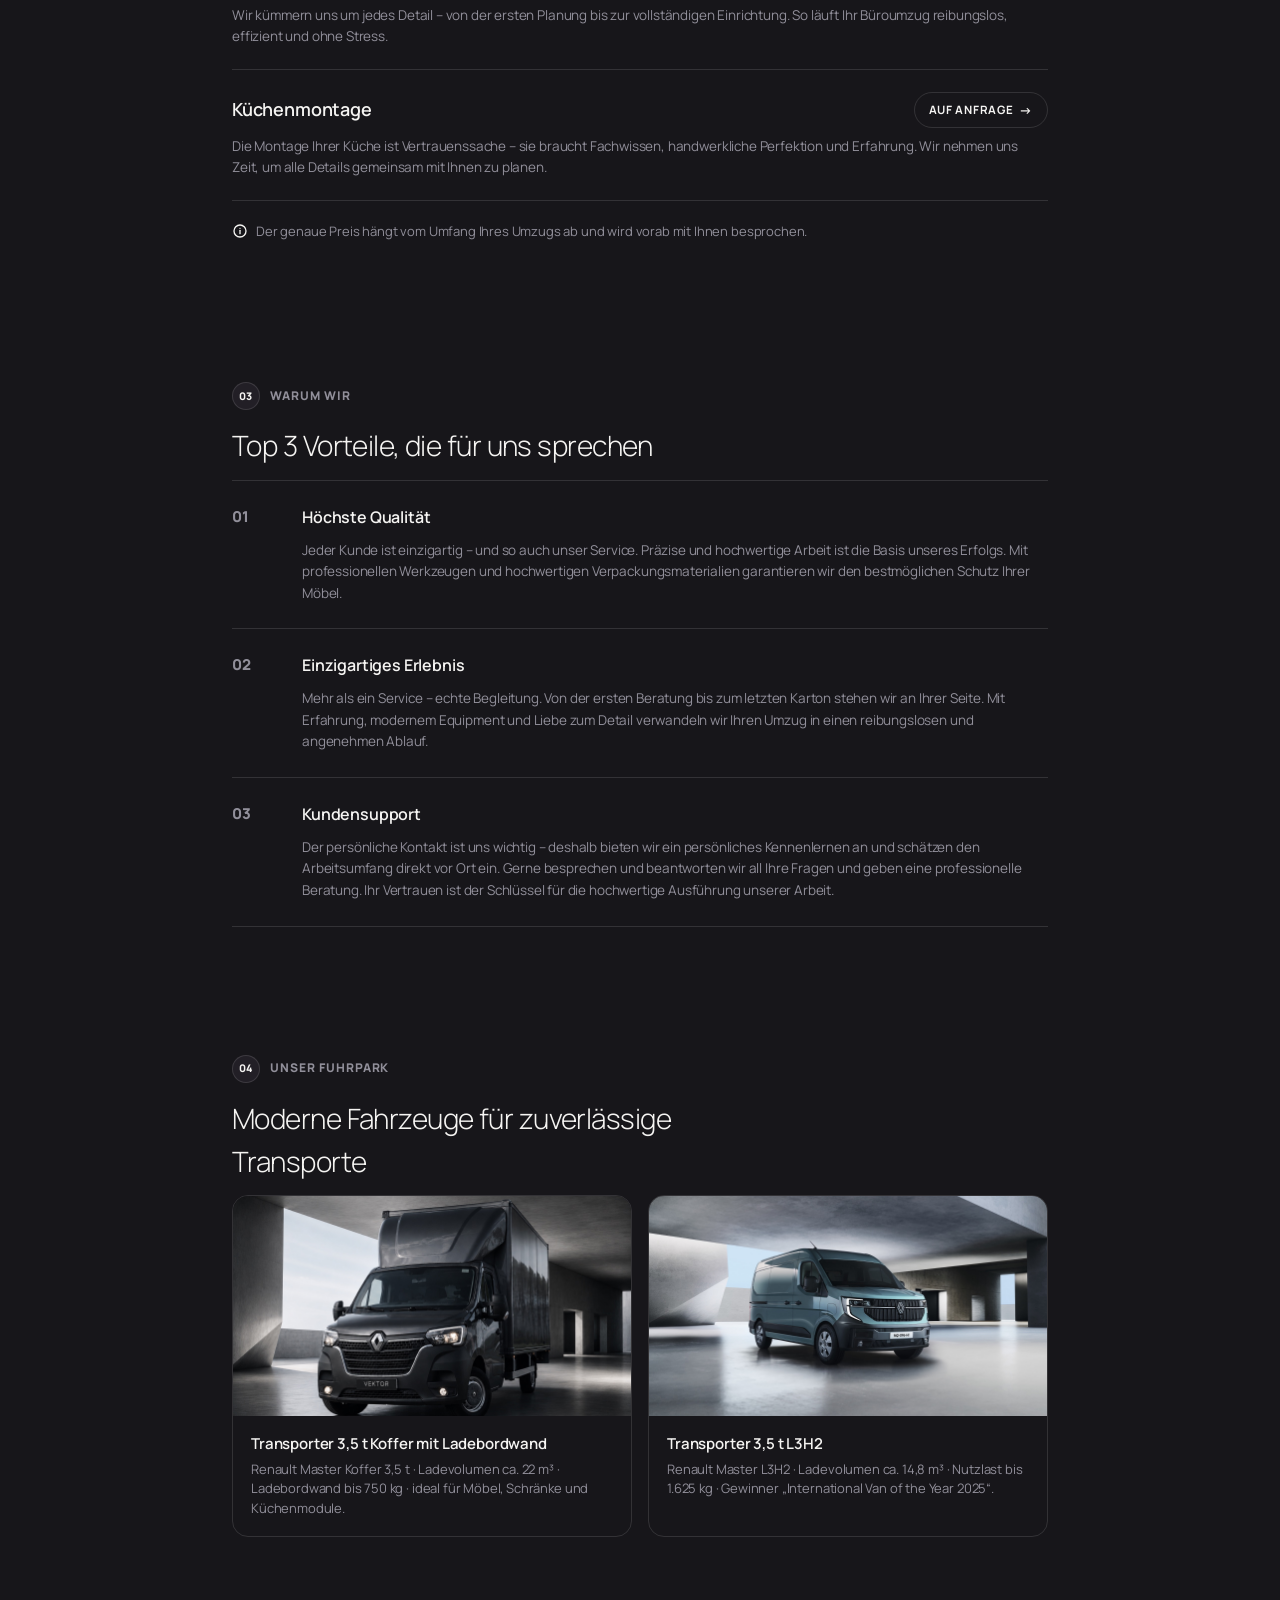
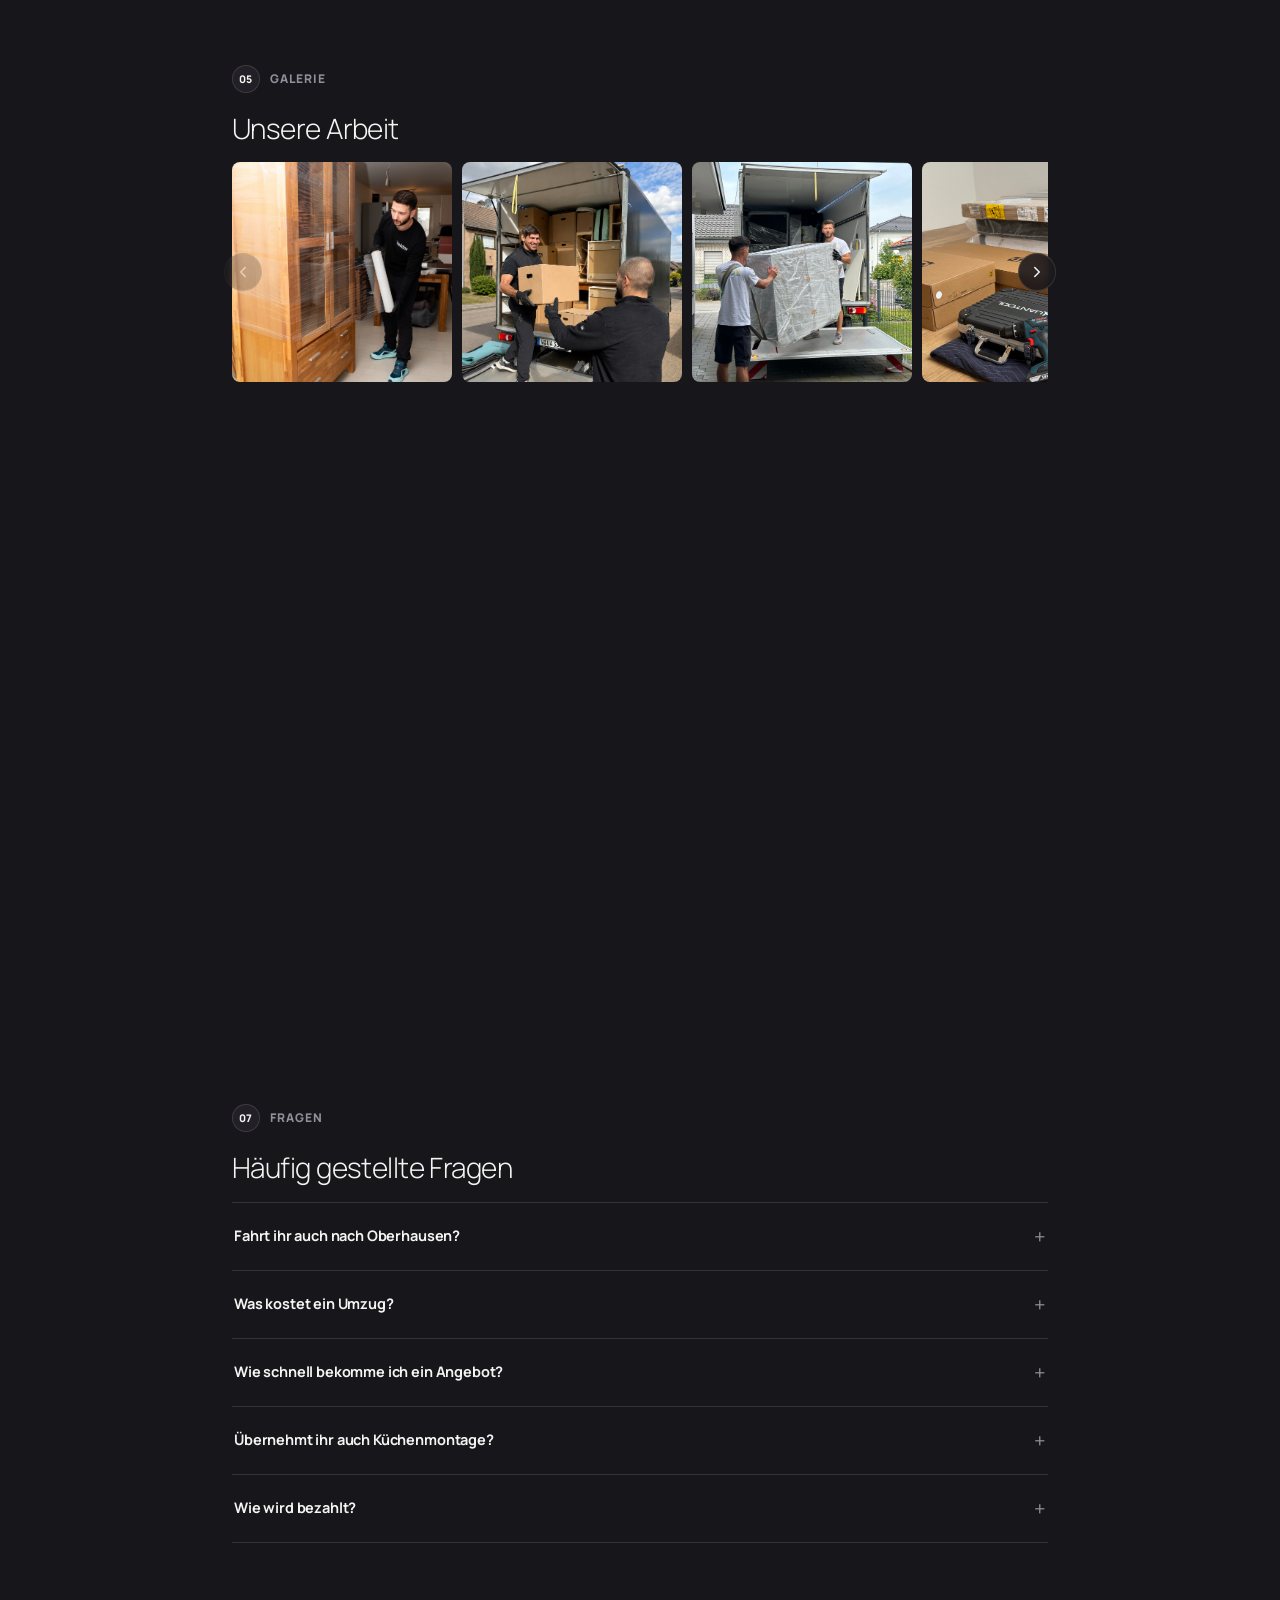
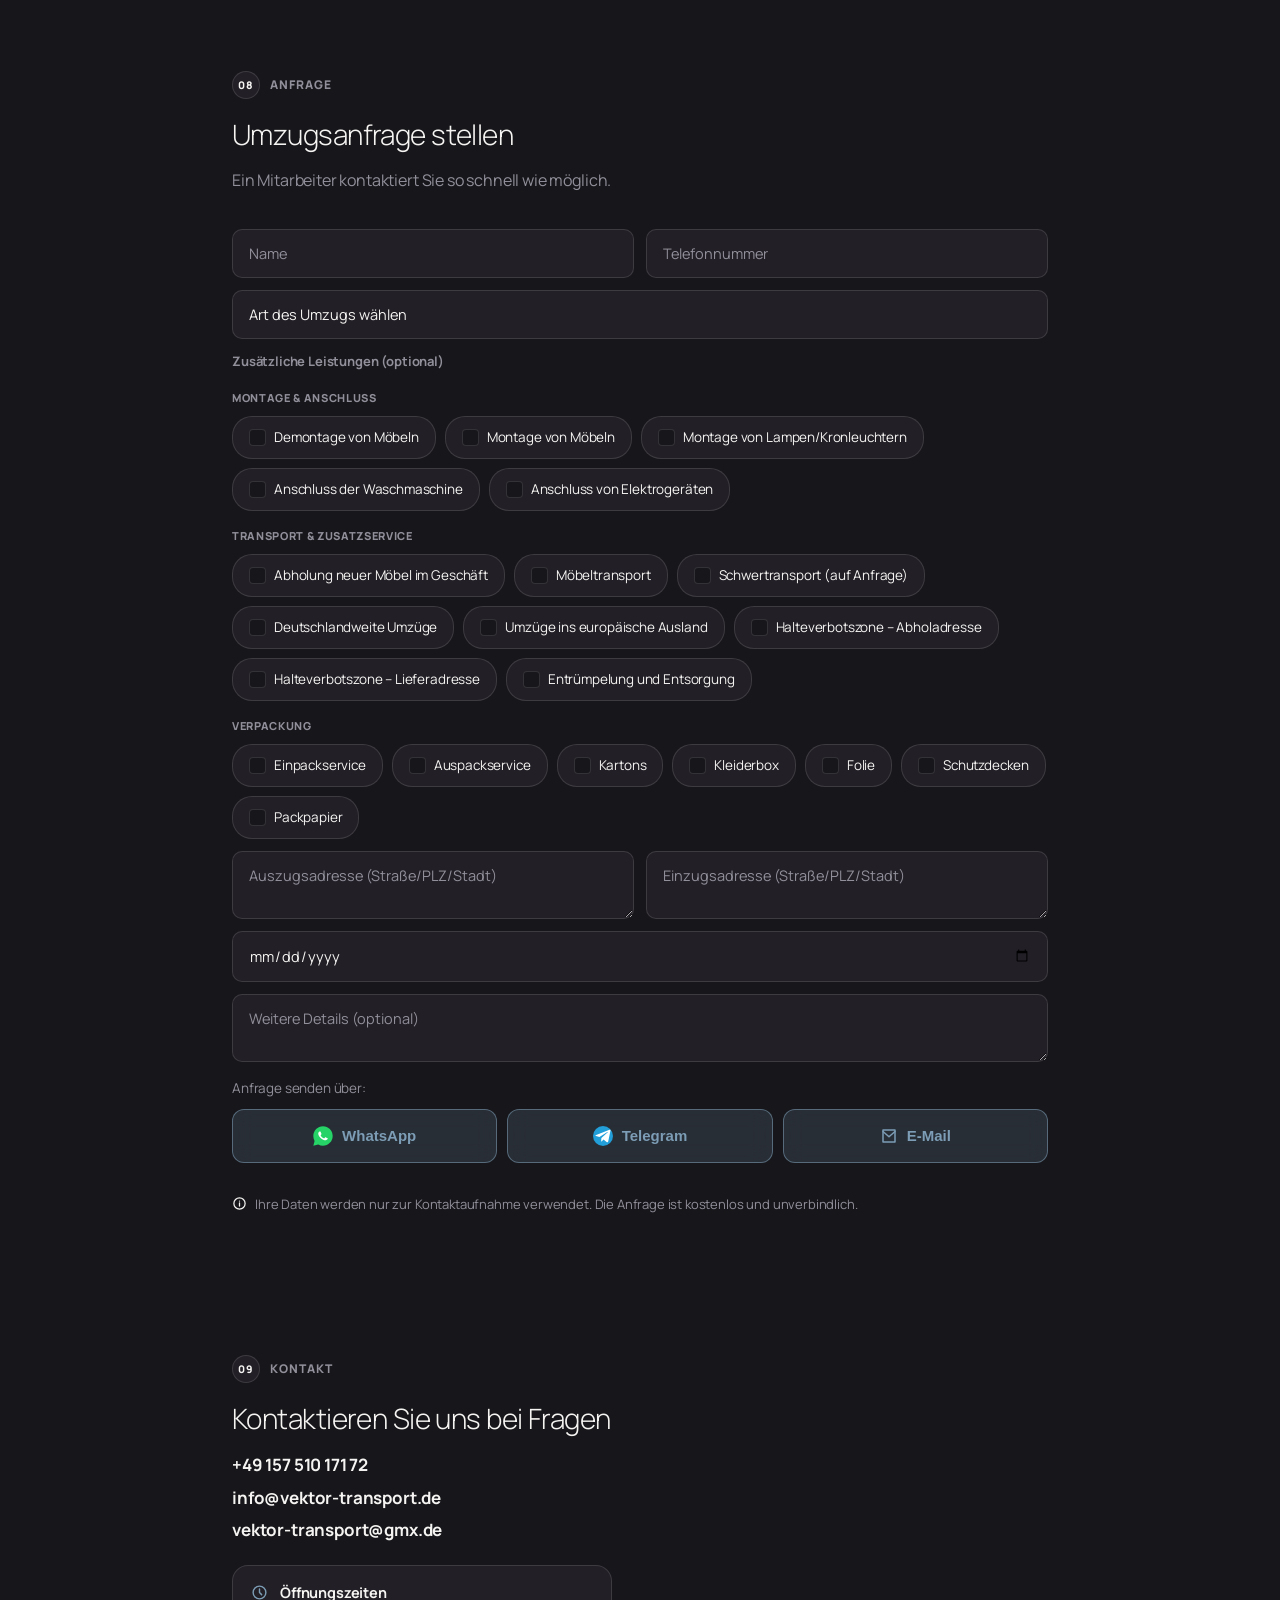
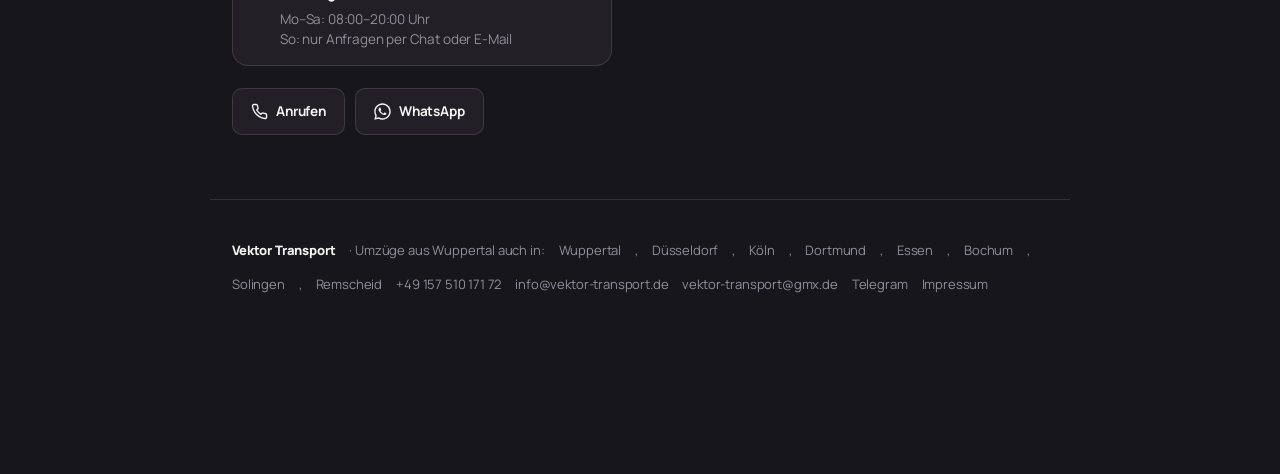
<file: umzug-oberhausen.html>
<!DOCTYPE html>
<html lang="de">
<head>
  <meta charset="UTF-8" />
  <meta name="viewport" content="width=device-width, initial-scale=1, viewport-fit=cover" />
  <title>Umzug nach Oberhausen · Vektor Transport aus Wuppertal</title>
  <meta name="description" content="Vektor Transport aus Wuppertal übernimmt Ihren Umzug nach Oberhausen (ca. 45 km) – Privat- und Firmenumzüge, Küchenmontage und Möbeltransport. Kostenloses Angebot anfragen." />
  <link rel="canonical" href="https://vektor-transport.de/umzug-oberhausen.html" />
  <meta name="theme-color" content="#1c1b1f" />
  <link rel="icon" type="image/png" href="media/logo.png" />
  <meta property="og:type" content="website" />
  <meta property="og:site_name" content="Vektor Transport" />
  <meta property="og:title" content="Umzug nach Oberhausen · Vektor Transport" />
  <meta property="og:description" content="Privat- und Firmenumzüge, Küchenmontage und Möbeltransport nach Oberhausen – aus Wuppertal, ca. 45 km entfernt." />
  <meta property="og:locale" content="de_DE" />
  <meta property="og:image" content="media/logo.png" />
  <link rel="preconnect" href="https://fonts.googleapis.com">
  <link rel="preconnect" href="https://fonts.gstatic.com" crossorigin>
  <link href="https://fonts.googleapis.com/css2?family=Manrope:wght@200;300;400;500;600;700;800&display=swap" rel="stylesheet">
  <link rel="stylesheet" href="style.css?v=46" />
  <script type="application/ld+json">
  {"@context":"https://schema.org","@graph":[
    {"@type":"MovingCompany","@id":"https://vektor-transport.de/#business","name":"Vektor Transport","telephone":"+49 157 510 171 72","priceRange":"€€","currenciesAccepted":"EUR","paymentAccepted":"Bar, Karte, Überweisung","areaServed":[{"@type":"City","name":"Wuppertal"},{"@type":"City","name":"Oberhausen"}],"address":{"@type":"PostalAddress","addressLocality":"Wuppertal","addressCountry":"DE"},"sameAs":["https://wa.me/4915751017172","https://t.me/VektorTransport"],"makesOffer":[
      {"@type":"Offer","itemOffered":{"@type":"Service","name":"Privatumzug"},"priceCurrency":"EUR","priceSpecification":{"@type":"PriceSpecification","minPrice":450,"priceCurrency":"EUR","valueAddedTaxIncluded":true}},
      {"@type":"Offer","itemOffered":{"@type":"Service","name":"Firmenumzug"},"priceCurrency":"EUR","priceSpecification":{"@type":"PriceSpecification","minPrice":650,"priceCurrency":"EUR","valueAddedTaxIncluded":true}},
      {"@type":"Offer","itemOffered":{"@type":"Service","name":"Küchenmontage"}}
    ]},
    {"@type":"WebSite","@id":"https://vektor-transport.de/#website","name":"Vektor Transport","url":"https://vektor-transport.de/","inLanguage":["de"]},
    {"@type":"FAQPage","mainEntity":[
      {"@type":"Question","name":"Fahrt ihr auch nach Oberhausen?","acceptedAnswer":{"@type":"Answer","text":"Ja, wir sind in Wuppertal ansässig und übernehmen regelmäßig Umzüge nach Oberhausen (ca. 45 km, ca. 40 Minuten Fahrzeit) sowie in die weitere Umgebung."}},
      {"@type":"Question","name":"Was kostet ein Umzug?","acceptedAnswer":{"@type":"Answer","text":"Privatumzüge starten ab 450 € (inkl. 19 % MwSt.), Firmenumzüge ab 650 € (inkl. 19 % MwSt.). Küchenmontage berechnen wir individuell auf Anfrage."}},
      {"@type":"Question","name":"Wie schnell bekomme ich ein Angebot?","acceptedAnswer":{"@type":"Answer","text":"In der Regel melden wir uns innerhalb weniger Stunden nach Ihrer Anfrage mit einem unverbindlichen Angebot."}},
      {"@type":"Question","name":"Übernehmt ihr auch Küchenmontage?","acceptedAnswer":{"@type":"Answer","text":"Ja, wir montieren und demontieren Küchen fachgerecht, inklusive Transport bei Bedarf."}},
      {"@type":"Question","name":"Wie wird bezahlt?","acceptedAnswer":{"@type":"Answer","text":"Bar, per Karte oder Überweisung – ganz wie es Ihnen passt."}}
    ]}
  ]}
  </script>
</head>
<body>

<header class="hdr" id="hdr">
    <a href="index.html#top" class="logo"><img class="logo__img" src="media/logo.png" alt="Vektor Transport" width="40" height="40" /><span>Vektor Transport</span></a>
    <nav class="nav" id="nav">
      <a href="#leistungen">Leistungen</a>
      <a href="#warum">Warum wir</a>
      <a href="#fuhrpark">Fuhrpark</a>
      <a href="#galerie">Galerie</a>
      <a href="#bewertungen">Bewertungen</a>
      <a href="#faq">FAQ</a>
      <a href="#kontakt">Kontakt</a>
      <a href="#anfrage" class="nav__cta">Angebot anfordern</a>
    </nav>
    <div class="hdr__right">
      <a class="hdr__call" href="tel:+4915751017172" aria-label="Anrufen">
        <svg viewBox="0 0 24 24" width="18" height="18" fill="none" stroke="currentColor" stroke-width="2" stroke-linecap="round" stroke-linejoin="round"><path d="M22 16.92v3a2 2 0 0 1-2.18 2 19.79 19.79 0 0 1-8.63-3.07 19.5 19.5 0 0 1-6-6 19.79 19.79 0 0 1-3.07-8.67A2 2 0 0 1 4.11 2h3a2 2 0 0 1 2 1.72c.13.96.36 1.9.7 2.81a2 2 0 0 1-.45 2.11L8.09 9.91a16 16 0 0 0 6 6l1.27-1.27a2 2 0 0 1 2.11-.45c.9.34 1.85.57 2.81.7A2 2 0 0 1 22 16.92z"/></svg>
      </a>
      <button class="burger" id="burger" aria-label="Menü" aria-expanded="false"><span></span><span></span><span></span></button>
    </div>
  </header>

  <main>
    <section class="hero" id="top">
      <div class="hero__grid">
        <div class="hero__text">
          <span class="kicker">
            <b class="kicker__title">
              <span class="kicker__word" id="kicker-vektor"><span class="kl">V</span><span class="kl">e</span><span class="kl">k</span><span class="kl">t</span><span class="kl">o</span><span class="kl">r</span></span>
              <span class="kicker__rest">Transport</span>
            </b>
          </span>
          <h1 class="hero__h">Umzug nach <em>Oberhausen</em><br>aus Wuppertal.</h1>
          <p class="hero__p">Privat- und Firmenumzüge, Möbeltransport und Küchenmontage – zuverlässig, ca. 45 km von Wuppertal entfernt.</p>
          <div class="hero__ctas">
            <a href="https://wa.me/4915751017172" target="_blank" rel="noopener" class="cta cta--wa">
              <svg viewBox="0 0 32 32" width="20" height="20"><path fill="#25D366" d="M16 .5C7.4.5.5 7.4.5 16c0 2.8.7 5.4 2 7.8L.5 31.5l7.9-2c2.3 1.2 4.8 1.9 7.6 1.9 8.6 0 15.5-6.9 15.5-15.5S24.6.5 16 .5z"/><path fill="#fff" d="M23 19.2c-.4-.2-2.3-1.1-2.6-1.3-.3-.1-.6-.2-.9.2-.3.4-1 1.3-1.2 1.5-.2.2-.4.3-.8.1-.4-.2-1.6-.6-3.1-1.9-1.1-1-1.9-2.3-2.1-2.7-.2-.4 0-.6.2-.8l.6-.7c.2-.2.3-.4.4-.6.1-.2 0-.5 0-.7-.1-.2-.9-2.1-1.2-2.9-.3-.8-.6-.7-.9-.7h-.7c-.2 0-.6.1-1 .5-.3.4-1.3 1.3-1.3 3.1s1.3 3.6 1.5 3.9c.2.3 2.6 4 6.3 5.6.9.4 1.6.6 2.1.8.9.3 1.7.2 2.3.1.7-.1 2.3-.9 2.6-1.8.3-.9.3-1.7.2-1.8-.1-.2-.3-.3-.7-.5z"/></svg>
              <span>WhatsApp</span>
            </a>
            <a href="https://t.me/VektorTransport" target="_blank" rel="noopener" class="cta cta--tg">
              <svg viewBox="0 0 24 24" width="20" height="20"><circle cx="12" cy="12" r="12" fill="#229ED9"/><path fill="#fff" d="M9.78 18.65l.28-4.23 7.68-6.92c.34-.31-.07-.46-.52-.19L7.74 13.3 3.64 12c-.88-.25-.89-.86.2-1.3l15.97-6.16c.73-.33 1.43.18 1.15 1.3l-2.72 12.81c-.19.91-.74 1.13-1.5.71l-4.14-3.05-2 1.93c-.23.23-.42.42-.83.42z"/></svg>
              <span>Telegram</span>
            </a>
          </div>
          <div class="trust">
            <a href="#bewertungen" class="trust-rate js-go"><span class="star">★</span> <b>5,0</b> · <span>Kundenbewertungen</span></a>
          </div>
        </div>
      </div>
      <a href="#leistungen" class="scroll-hint" aria-label="Mehr sehen">
        <svg viewBox="0 0 24 24" width="22" height="22" fill="none" stroke="currentColor" stroke-width="2" stroke-linecap="round" stroke-linejoin="round"><path d="M6 9l6 6 6-6"/></svg>
      </a>
    </section>

    <section class="sec reveal" id="region">
      <span class="eyebrow">Standort</span>
      <h2 class="h2">Umzüge nach Oberhausen – zuverlässig aus Wuppertal</h2>
      <p class="section-lead">Wir sind ein Umzugsunternehmen mit Sitz in Wuppertal und übernehmen regelmäßig Umzüge nach Oberhausen – ca. 45 km bzw. ca. 40 Minuten Fahrzeit entfernt.</p>
      <p>Auch in Oberhausen sind wir regelmäßig im Einsatz – für Privatumzüge ebenso wie für Firmenkunden, die Wert auf einen reibungslosen, gut organisierten Ablauf legen.</p>
    </section>

    <section class="sec reveal" id="leistungen">
      <span class="eyebrow">Leistungen</span>
      <h2 class="h2">Umzug mit Rundum-Service</h2>
      <p class="section-lead">Individuelle Beratung und ein persönliches Angebot für Ihren Umzug.</p>
      <div class="slist">
        <div class="scard">
          <div class="scard__t">Privatumzug</div>
          <div class="scard__price">
            <a href="#anfrage" class="scard__p js-go" data-service="Privatumzug">ab 450 €</a>
            <span class="scard__vat">inkl. 19 % MwSt.</span>
          </div>
          <div class="scard__d">Abhängig vom Umfang Ihres Umzugs setzen wir genau die richtige Anzahl an qualifizierten Fachkräften ein und gestalten einen komfortablen Prozess – individuell auf Ihre Bedürfnisse abgestimmt.</div>
        </div>
        <div class="scard">
          <div class="scard__t">Firmenumzug</div>
          <div class="scard__price">
            <a href="#anfrage" class="scard__p js-go" data-service="Firmenumzug">ab 650 €</a>
            <span class="scard__vat">inkl. 19 % MwSt.</span>
          </div>
          <div class="scard__d">Wir kümmern uns um jedes Detail – von der ersten Planung bis zur vollständigen Einrichtung. So läuft Ihr Büroumzug reibungslos, effizient und ohne Stress.</div>
        </div>
        <div class="scard">
          <div class="scard__t">Küchenmontage</div>
          <a href="#anfrage" class="scard__p js-go" data-service="Küchenmontage">auf Anfrage</a>
          <div class="scard__d">Die Montage Ihrer Küche ist Vertrauenssache – sie braucht Fachwissen, handwerkliche Perfektion und Erfahrung. Wir nehmen uns Zeit, um alle Details gemeinsam mit Ihnen zu planen.</div>
        </div>
      </div>
      <p class="note note--info">
        <svg class="note__ic" viewBox="0 0 24 24" width="16" height="16" fill="none" stroke="currentColor" stroke-width="2" stroke-linecap="round" stroke-linejoin="round" aria-hidden="true"><circle cx="12" cy="12" r="9"/><path d="M12 11v5"/><path d="M12 8h.01"/></svg>
        <span>Der genaue Preis hängt vom Umfang Ihres Umzugs ab und wird vorab mit Ihnen besprochen.</span>
      </p>
    </section>

    <section class="sec reveal" id="warum">
      <span class="eyebrow">Warum wir</span>
      <h2 class="h2">Top 3 Vorteile, die für uns sprechen</h2>
      <div class="why-grid">
        <div class="why-card">
          <div class="why-num">01</div>
          <div class="why-t">Höchste Qualität</div>
          <div class="why-d">Jeder Kunde ist einzigartig – und so auch unser Service. Präzise und hochwertige Arbeit ist die Basis unseres Erfolgs. Mit professionellen Werkzeugen und hochwertigen Verpackungsmaterialien garantieren wir den bestmöglichen Schutz Ihrer Möbel.</div>
        </div>
        <div class="why-card">
          <div class="why-num">02</div>
          <div class="why-t">Einzigartiges Erlebnis</div>
          <div class="why-d">Mehr als ein Service – echte Begleitung. Von der ersten Beratung bis zum letzten Karton stehen wir an Ihrer Seite. Mit Erfahrung, modernem Equipment und Liebe zum Detail verwandeln wir Ihren Umzug in einen reibungslosen und angenehmen Ablauf.</div>
        </div>
        <div class="why-card">
          <div class="why-num">03</div>
          <div class="why-t">Kundensupport</div>
          <div class="why-d">Der persönliche Kontakt ist uns wichtig – deshalb bieten wir ein persönliches Kennenlernen an und schätzen den Arbeitsumfang direkt vor Ort ein. Gerne besprechen und beantworten wir all Ihre Fragen und geben eine professionelle Beratung. Ihr Vertrauen ist der Schlüssel für die hochwertige Ausführung unserer Arbeit.</div>
        </div>
      </div>
    </section>

    <section class="sec reveal" id="fuhrpark">
      <span class="eyebrow">Unser Fuhrpark</span>
      <h2 class="h2">Moderne Fahrzeuge für zuverlässige Transporte</h2>
      <div class="fleet-grid">
        <div class="fleet-card">
          <div class="fleet-card__visual">
            <img src="media/van-koffer.jpg" alt="Renault Master Koffer 3,5 t mit Ladebordwand – Vektor Transport" loading="lazy" />
          </div>
          <div class="fleet-t">Transporter 3,5 t Koffer mit Ladebordwand</div>
          <div class="fleet-d">Renault Master Koffer 3,5 t · Ladevolumen ca. 22 m³ · Ladebordwand bis 750 kg · ideal für Möbel, Schränke und Küchenmodule.</div>
        </div>
        <div class="fleet-card">
          <div class="fleet-card__visual">
            <img src="media/van-l3h2.jpg" alt="Renault Master L3H2 – Vektor Transport" loading="lazy" />
          </div>
          <div class="fleet-t">Transporter 3,5 t L3H2</div>
          <div class="fleet-d">Renault Master L3H2 · Ladevolumen ca. 14,8 m³ · Nutzlast bis 1.625 kg · Gewinner „International Van of the Year 2025“.</div>
        </div>
      </div>
    </section>

    <section class="sec reveal" id="galerie">
      <span class="eyebrow">Galerie</span>
      <h2 class="h2">Unsere Arbeit</h2>
      <div class="carousel">
        <button class="carousel__arrow carousel__arrow--prev" id="feed-prev" aria-label="Zurück">
          <svg viewBox="0 0 24 24" width="18" height="18" fill="none" stroke="currentColor" stroke-width="2" stroke-linecap="round" stroke-linejoin="round"><path d="M15 18l-6-6 6-6"/></svg>
        </button>
        <div class="feed" id="feed">
          <img src="media/work-7.jpg?v=1" alt="Vektor Transport – Möbelschutz" loading="lazy" />
          <img src="media/work-6.jpg?v=1" alt="Vektor Transport – Beladung" loading="lazy" />
          <img src="media/work-1.jpg?v=3" alt="Vektor Transport – Möbeltransport" loading="lazy" />
          <img src="media/work-2.jpg?v=2" alt="Vektor Transport – Möbelmontage" loading="lazy" />
          <img src="media/work-3.jpg?v=3" alt="Vektor Transport – Umzugswagen" loading="lazy" />
          <img src="media/work-4.jpg?v=1" alt="Vektor Transport – Anlieferung" loading="lazy" />
          <img src="media/work-5.jpg?v=1" alt="Vektor Transport – Kühlschranktransport" loading="lazy" />
        </div>
        <button class="carousel__arrow carousel__arrow--next" id="feed-next" aria-label="Weiter">
          <svg viewBox="0 0 24 24" width="18" height="18" fill="none" stroke="currentColor" stroke-width="2" stroke-linecap="round" stroke-linejoin="round"><path d="M9 18l6-6-6-6"/></svg>
        </button>
      </div>
    </section>

    <section class="sec reveal" id="bewertungen">
      <span class="eyebrow">Bewertungen</span>
      <h2 class="h2">Über 200 Bewertungen von zufriedenen Kunden</h2>
      <div class="rev-head">
        <div class="rev-score"><span>5,0</span><span class="rev-stars">★★★★★</span></div>
        <div class="rev-meta">
          <span>Basierend auf Kundenbewertungen auf</span>
          <span class="brand-row">
            <svg class="brand-google" viewBox="0 0 24 24" width="21" height="21" aria-label="Google"><path fill="#4285F4" d="M22.56 12.25c0-.78-.07-1.53-.2-2.25H12v4.26h5.92a5.06 5.06 0 0 1-2.2 3.32v2.77h3.57c2.08-1.92 3.27-4.74 3.27-8.1z"/><path fill="#34A853" d="M12 23c2.97 0 5.46-.98 7.28-2.66l-3.57-2.77c-.98.66-2.23 1.06-3.71 1.06-2.86 0-5.29-1.93-6.16-4.53H2.18v2.84A11 11 0 0 0 12 23z"/><path fill="#FBBC05" d="M5.84 14.1a6.6 6.6 0 0 1 0-4.2V7.06H2.18a11 11 0 0 0 0 9.88l3.66-2.84z"/><path fill="#EA4335" d="M12 5.38c1.62 0 3.06.56 4.21 1.64l3.15-3.15C17.45 2.09 14.97 1 12 1 7.7 1 3.99 3.47 2.18 7.06l3.66 2.84C6.71 7.31 9.14 5.38 12 5.38z"/></svg>
            <span class="brand-sep">&amp;</span>
            <span class="brand-check24-badge">
              <svg class="brand-check24" viewBox="0 0 130 32" width="78" height="19" aria-label="Check24"><text x="0" y="22" font-family="Manrope, sans-serif" font-weight="800" font-size="21" fill="#022D94">CHECK24</text><path d="M100 26c6 5 20 5 26 0" fill="none" stroke="#022D94" stroke-width="2" stroke-linecap="round"/><path d="M121 22l5 1.5-1 5" fill="none" stroke="#022D94" stroke-width="2" stroke-linecap="round" stroke-linejoin="round"/></svg>
            </span>
          </span>
        </div>
      </div>
      <div class="carousel">
        <button class="carousel__arrow carousel__arrow--prev" id="rev-prev" aria-label="Zurück">
          <svg viewBox="0 0 24 24" width="18" height="18" fill="none" stroke="currentColor" stroke-width="2" stroke-linecap="round" stroke-linejoin="round"><path d="M15 18l-6-6 6-6"/></svg>
        </button>
        <div class="reviews" id="reviews-list">
        <div class="review">
          <div class="review__head"><b>Patric H.</b><span class="rev-stars">★★★★★</span></div>
          <p>Von der ersten Kontaktaufnahme bis zum letzten Karton lief alles perfekt … Das Team war pünktlich, extrem sorgfältig … Die Jungs haben wirklich richtig gute Arbeit geleistet – schnell, zuverlässig und mit einer top Organisation. Preis-Leistung ist absolut fair.</p>
        </div>
        <div class="review">
          <div class="review__head"><b>Kathrin I.</b><span class="rev-stars">★★★★★</span></div>
          <p>Ein top Umzugsunternehmen, welches ich wärmstens empfehlen kann. Vom freundlichen und professionellen Erstkontakt bis zum Abschluss des Umzuges eine rundum positive Erfahrung. Es ist der allererste Umzug, bei dem wirklich überhaupt nichts kaputt gegangen ist – es wurde sogar noch eine vorher defekte Pax-Schublade repariert. Vielen Dank nochmal!</p>
        </div>
        <div class="review">
          <div class="review__head"><b>David K.</b><span class="rev-stars">★★★★★</span></div>
          <p>Das Team hat den Umzug super gemacht, alles sehr schnell ab- und aufgebaut. Alle im Team waren super nett, kommunikativ und gewissenhaft. Wir werden euch mit gutem Gewissen weiterempfehlen!</p>
        </div>
        <div class="review">
          <div class="review__head"><b>Weronika S.</b><span class="rev-stars">★★★★★</span></div>
          <p>Top Umzugsunternehmen! Die Kommunikation war schnell und zuverlässig, das Team professionell und sorgfältig. Der gesamte Ablauf war einfach und reibungslos. Absolut empfehlenswert!</p>
        </div>
        <div class="review">
          <div class="review__head"><b>Caio A.</b><span class="rev-stars">★★★★★</span></div>
          <p>Wir sind sehr zufrieden mit Vektor Transport. Der Service war sehr schnell und professionell, zu einem guten Preis. Die Mitarbeiter sind alle sehr freundlich und hilfsbereit. Wir können ihren Service auf jeden Fall weiterempfehlen.</p>
        </div>
        <div class="review">
          <div class="review__head"><b>Jennifer J.</b><span class="rev-stars">★★★★★</span></div>
          <p>Das Unternehmen sowie die Mitarbeiter sind super freundlich, strukturiert und verlässlich. Die Arbeit war nicht nur schnell, sondern auch sauber erledigt. Herzlichen Dank für eure tolle Arbeit!</p>
        </div>
        <div class="review">
          <div class="review__head"><b>Kristina P.</b><span class="rev-stars">★★★★★</span></div>
          <p>Sehr netter und zuverlässiger Kontakt. Reibungsloser Umzug. Pünktlich und zuverlässig vor Ort. Alle Möbel wurden entsprechend geschützt und verpackt. Kann ich nur empfehlen und würde jederzeit wieder beauftragen.</p>
        </div>
        <div class="review">
          <div class="review__head"><b>Timo K.</b><span class="rev-stars">★★★★★</span></div>
          <p>Super freundliches und professionelles Team, sehr sorgfältige Arbeit. Küche wurde perfekt an die neuen Platzverhältnisse angepasst.</p>
        </div>
        </div>
        <button class="carousel__arrow carousel__arrow--next" id="rev-next" aria-label="Weiter">
          <svg viewBox="0 0 24 24" width="18" height="18" fill="none" stroke="currentColor" stroke-width="2" stroke-linecap="round" stroke-linejoin="round"><path d="M9 18l6-6-6-6"/></svg>
        </button>
      </div>
      <a class="btn-ghost" id="rev-link" href="https://maps.app.goo.gl/x3Mh6PCi1fQFDinu8" target="_blank" rel="noopener">Alle Bewertungen ansehen</a>
    </section>

    <section class="sec reveal" id="faq">
      <span class="eyebrow">Fragen</span>
      <h2 class="h2">Häufig gestellte Fragen</h2>
      <div class="faq-list" id="faq-list">
        <div class="faq-item"><div class="faq-q"><span>Fahrt ihr auch nach Oberhausen?</span></div><div class="faq-a"><p>Ja, wir sind in Wuppertal ansässig und übernehmen regelmäßig Umzüge nach Oberhausen (ca. 45 km, ca. 40 Minuten Fahrzeit) sowie in die weitere Umgebung.</p></div></div>
        <div class="faq-item"><div class="faq-q"><span>Was kostet ein Umzug?</span></div><div class="faq-a"><p>Privatumzüge starten ab 450 € (inkl. 19 % MwSt.), Firmenumzüge ab 650 € (inkl. 19 % MwSt.). Küchenmontage berechnen wir individuell auf Anfrage. Der genaue Preis hängt vom Umfang ab und wird vorab besprochen.</p></div></div>
        <div class="faq-item"><div class="faq-q"><span>Wie schnell bekomme ich ein Angebot?</span></div><div class="faq-a"><p>In der Regel melden wir uns innerhalb weniger Stunden nach Ihrer Anfrage mit einem unverbindlichen Angebot.</p></div></div>
        <div class="faq-item"><div class="faq-q"><span>Übernehmt ihr auch Küchenmontage?</span></div><div class="faq-a"><p>Ja, wir montieren und demontieren Küchen fachgerecht, inklusive Transport bei Bedarf.</p></div></div>
        <div class="faq-item"><div class="faq-q"><span>Wie wird bezahlt?</span></div><div class="faq-a"><p>Bar, per Karte oder Überweisung – ganz wie es Ihnen passt.</p></div></div>
      </div>
    </section>

    <section class="sec reveal" id="anfrage">
      <span class="eyebrow">Anfrage</span>
      <h2 class="h2">Umzugsanfrage stellen</h2>
      <p class="section-lead">Ein Mitarbeiter kontaktiert Sie so schnell wie möglich.</p>
      <form class="req-form" id="req-form">
        <div class="req-row">
          <input class="field" type="text" name="name" placeholder="Name" required />
          <input class="field" type="tel" name="phone" placeholder="Telefonnummer" required />
        </div>
        <select class="field select" name="service" required>
          <option value="">Art des Umzugs wählen</option>
          <option value="Privatumzug">Privatumzug</option>
          <option value="Firmenumzug">Firmenumzug</option>
          <option value="Küchenmontage">Küchenmontage</option>
          <option value="Sonstiges">Sonstiges</option>
        </select>

        <div class="req-extras">
          <span class="req-extras__label">Zusätzliche Leistungen (optional)</span>

          <span class="req-extras__group">Montage &amp; Anschluss</span>
          <div class="extras-grid">
            <label class="extra-chip">
              <input type="checkbox" name="extras" value="Demontage von Möbeln" />
              <span>Demontage von Möbeln</span>
            </label>
            <label class="extra-chip">
              <input type="checkbox" name="extras" value="Montage von Möbeln" />
              <span>Montage von Möbeln</span>
            </label>
            <label class="extra-chip" id="lamp-chip">
              <input type="checkbox" name="extras" value="Montage von Lampen/Kronleuchtern" id="lamp-check" />
              <span>Montage von Lampen/Kronleuchtern</span>
            </label>
            <label class="extra-chip">
              <input type="checkbox" name="extras" value="Anschluss der Waschmaschine" />
              <span>Anschluss der Waschmaschine</span>
            </label>
            <label class="extra-chip">
              <input type="checkbox" name="extras" value="Anschluss von Elektrogeräten" />
              <span>Anschluss von Elektrogeräten</span>
            </label>
          </div>
          <div class="extra-qty is-hidden" id="lamp-qty-row">
            <span class="extra-qty__label">Anzahl Lampen/Kronleuchter</span>
            <input class="field extra-qty__input" type="number" name="lamp_qty" min="1" max="20" value="1" />
          </div>

          <span class="req-extras__group">Transport &amp; Zusatzservice</span>
          <div class="extras-grid">
            <label class="extra-chip">
              <input type="checkbox" name="extras" value="Möbelabholung im Geschäft" />
              <span>Abholung neuer Möbel im Geschäft</span>
            </label>
            <label class="extra-chip">
              <input type="checkbox" name="extras" value="Möbeltransport" />
              <span>Möbeltransport</span>
            </label>
            <label class="extra-chip">
              <input type="checkbox" name="extras" value="Schwertransport" />
              <span>Schwertransport (auf Anfrage)</span>
            </label>
            <label class="extra-chip">
              <input type="checkbox" name="extras" value="Deutschlandweite Umzüge" />
              <span>Deutschlandweite Umzüge</span>
            </label>
            <label class="extra-chip">
              <input type="checkbox" name="extras" value="Umzüge ins europäische Ausland" />
              <span>Umzüge ins europäische Ausland</span>
            </label>
            <label class="extra-chip">
              <input type="checkbox" name="extras" value="Halteverbotszone Abholadresse" />
              <span>Halteverbotszone – Abholadresse</span>
            </label>
            <label class="extra-chip">
              <input type="checkbox" name="extras" value="Halteverbotszone Lieferadresse" />
              <span>Halteverbotszone – Lieferadresse</span>
            </label>
            <label class="extra-chip">
              <input type="checkbox" name="extras" value="Entrümpelung und Entsorgung" />
              <span>Entrümpelung und Entsorgung</span>
            </label>
          </div>

          <span class="req-extras__group">Verpackung</span>
          <div class="extras-grid">
            <label class="extra-chip">
              <input type="checkbox" name="extras" value="Einpackservice" />
              <span>Einpackservice</span>
            </label>
            <label class="extra-chip">
              <input type="checkbox" name="extras" value="Auspackservice" />
              <span>Auspackservice</span>
            </label>
            <label class="extra-chip" id="kartons-chip">
              <input type="checkbox" name="extras" value="Kartons" id="kartons-check" />
              <span>Kartons</span>
            </label>
            <label class="extra-chip" id="kleiderbox-chip">
              <input type="checkbox" name="extras" value="Kleiderbox" id="kleiderbox-check" />
              <span>Kleiderbox</span>
            </label>
            <label class="extra-chip">
              <input type="checkbox" name="extras" value="Folie" />
              <span>Folie</span>
            </label>
            <label class="extra-chip">
              <input type="checkbox" name="extras" value="Schutzdecken" />
              <span>Schutzdecken</span>
            </label>
            <label class="extra-chip">
              <input type="checkbox" name="extras" value="Packpapier" />
              <span>Packpapier</span>
            </label>
          </div>
          <div class="extra-qty is-hidden" id="kartons-qty-row">
            <span class="extra-qty__label">Anzahl Kartons</span>
            <input class="field extra-qty__input" type="number" name="kartons_qty" min="1" max="200" value="10" />
          </div>
          <div class="extra-qty is-hidden" id="kleiderbox-qty-row">
            <span class="extra-qty__label">Anzahl Kleiderboxen</span>
            <input class="field extra-qty__input" type="number" name="kleiderbox_qty" min="1" max="50" value="1" />
          </div>
          </div>
        </div>

        <div class="req-row">
          <textarea class="field" name="from" rows="2" placeholder="Auszugsadresse (Straße/PLZ/Stadt)"></textarea>
          <textarea class="field" name="to" rows="2" placeholder="Einzugsadresse (Straße/PLZ/Stadt)"></textarea>
        </div>
        <input class="field" type="date" name="date" />
        <textarea class="field" name="comment" rows="2" placeholder="Weitere Details (optional)"></textarea>
        <div class="req-send">
          <span class="req-send__label">Anfrage senden über:</span>
          <div class="req-send__row">
            <button type="button" class="cta cta--wa" data-channel="whatsapp">
              <svg viewBox="0 0 32 32" width="20" height="20"><path fill="#25D366" d="M16 .5C7.4.5.5 7.4.5 16c0 2.8.7 5.4 2 7.8L.5 31.5l7.9-2c2.3 1.2 4.8 1.9 7.6 1.9 8.6 0 15.5-6.9 15.5-15.5S24.6.5 16 .5z"/><path fill="#fff" d="M23 19.2c-.4-.2-2.3-1.1-2.6-1.3-.3-.1-.6-.2-.9.2-.3.4-1 1.3-1.2 1.5-.2.2-.4.3-.8.1-.4-.2-1.6-.6-3.1-1.9-1.1-1-1.9-2.3-2.1-2.7-.2-.4 0-.6.2-.8l.6-.7c.2-.2.3-.4.4-.6.1-.2 0-.5 0-.7-.1-.2-.9-2.1-1.2-2.9-.3-.8-.6-.7-.9-.7h-.7c-.2 0-.6.1-1 .5-.3.4-1.3 1.3-1.3 3.1s1.3 3.6 1.5 3.9c.2.3 2.6 4 6.3 5.6.9.4 1.6.6 2.1.8.9.3 1.7.2 2.3.1.7-.1 2.3-.9 2.6-1.8.3-.9.3-1.7.2-1.8-.1-.2-.3-.3-.7-.5z"/></svg>
              <span>WhatsApp</span>
            </button>
            <button type="button" class="cta cta--tg" data-channel="telegram">
              <svg viewBox="0 0 24 24" width="20" height="20"><circle cx="12" cy="12" r="12" fill="#229ED9"/><path fill="#fff" d="M9.78 18.65l.28-4.23 7.68-6.92c.34-.31-.07-.46-.52-.19L7.74 13.3 3.64 12c-.88-.25-.89-.86.2-1.3l15.97-6.16c.73-.33 1.43.18 1.15 1.3l-2.72 12.81c-.19.91-.74 1.13-1.5.71l-4.14-3.05-2 1.93c-.23.23-.42.42-.83.42z"/></svg>
              <span>Telegram</span>
            </button>
            <button type="button" class="cta cta--mail" data-channel="email">
              <svg viewBox="0 0 24 24" width="18" height="18" fill="none" stroke="currentColor" stroke-width="2" stroke-linecap="round" stroke-linejoin="round" aria-hidden="true"><path d="M4 4h16v16H4z"/><path d="M4 6l8 7 8-7"/></svg>
              <span>E-Mail</span>
            </button>
          </div>
        </div>
        <p class="err is-hidden" id="req-error"></p>
        <p class="reassure reassure--info">
          <svg class="note__ic" viewBox="0 0 24 24" width="15" height="15" fill="none" stroke="currentColor" stroke-width="2" stroke-linecap="round" stroke-linejoin="round" aria-hidden="true"><circle cx="12" cy="12" r="9"/><path d="M12 11v5"/><path d="M12 8h.01"/></svg>
          <span>Ihre Daten werden nur zur Kontaktaufnahme verwendet. Die Anfrage ist kostenlos und unverbindlich.</span>
        </p>
      </form>
      <div class="done is-hidden" id="req-done">
        <div class="done__ring"><svg viewBox="0 0 24 24" width="34" height="34" fill="none" stroke="currentColor" stroke-width="2.5" stroke-linecap="round" stroke-linejoin="round"><path d="M20 6L9 17l-5-5"/></svg></div>
        <h3>Vielen Dank!</h3>
        <p>Ihre Anfrage wurde erfolgreich gesendet. Wir melden uns kurzfristig bei Ihnen.</p>
      </div>
    </section>

    <section class="sec reveal" id="kontakt">
      <span class="eyebrow">Kontakt</span>
      <h2 class="h2">Kontaktieren Sie uns bei Fragen</h2>
      <div class="contact-block">
        <a href="tel:+4915751017172">+49 157 510 171 72</a>
        <a href="mailto:info@vektor-transport.de">info@vektor-transport.de</a>
        <a href="mailto:vektor-transport@gmx.de">vektor-transport@gmx.de</a>
      </div>
      <div class="hours-block">
        <svg viewBox="0 0 24 24" width="17" height="17" fill="none" stroke="currentColor" stroke-width="2" stroke-linecap="round" stroke-linejoin="round" aria-hidden="true"><circle cx="12" cy="12" r="9"/><path d="M12 7v5l3 3"/></svg>
        <div>
          <span class="hours-block__t">Öffnungszeiten</span>
          <span class="hours-block__d">Mo–Sa: 08:00–20:00 Uhr</span>
          <span class="hours-block__d">So: nur Anfragen per Chat oder E-Mail</span>
        </div>
      </div>
      <div class="loc-actions">
        <a class="btn-ghost" href="tel:+4915751017172">
          <svg viewBox="0 0 24 24" width="17" height="17" fill="none" stroke="currentColor" stroke-width="2" stroke-linecap="round" stroke-linejoin="round" aria-hidden="true"><path d="M22 16.92v3a2 2 0 0 1-2.18 2 19.79 19.79 0 0 1-8.63-3.07 19.5 19.5 0 0 1-6-6 19.79 19.79 0 0 1-3.07-8.67A2 2 0 0 1 4.11 2h3a2 2 0 0 1 2 1.72c.13.96.36 1.9.7 2.81a2 2 0 0 1-.45 2.11L8.09 9.91a16 16 0 0 0 6 6l1.27-1.27a2 2 0 0 1 2.11-.45c.9.34 1.85.57 2.81.7A2 2 0 0 1 22 16.92z"/></svg>
          <span>Anrufen</span>
        </a>
        <a class="btn-ghost" href="https://wa.me/4915751017172" target="_blank" rel="noopener">
          <svg viewBox="0 0 32 32" width="17" height="17" fill="currentColor"><path d="M16 .5C7.4.5.5 7.4.5 16c0 2.8.7 5.4 2 7.8L.5 31.5l7.9-2c2.3 1.2 4.8 1.9 7.6 1.9 8.6 0 15.5-6.9 15.5-15.5S24.6.5 16 .5zm0 28.3c-2.5 0-4.8-.7-6.8-1.8l-.5-.3-4.7 1.2 1.3-4.6-.3-.5a12.7 12.7 0 0 1-2-6.8C3.2 8.9 8.9 3.2 16 3.2S28.8 8.9 28.8 16 23.1 28.8 16 28.8zm7-9.6c-.4-.2-2.3-1.1-2.6-1.3-.3-.1-.6-.2-.9.2-.3.4-1 1.3-1.2 1.5-.2.2-.4.3-.8.1-.4-.2-1.6-.6-3.1-1.9-1.1-1-1.9-2.3-2.1-2.7-.2-.4 0-.6.2-.8l.6-.7c.2-.2.3-.4.4-.6.1-.2 0-.5 0-.7-.1-.2-.9-2.1-1.2-2.9-.3-.8-.6-.7-.9-.7h-.7c-.2 0-.6.1-1 .5-.3.4-1.3 1.3-1.3 3.1s1.3 3.6 1.5 3.9c.2.3 2.6 4 6.3 5.6.9.4 1.6.6 2.1.8.9.3 1.7.2 2.3.1.7-.1 2.3-.9 2.6-1.8.3-.9.3-1.7.2-1.8-.1-.2-.3-.3-.7-.5z"/></svg>
          <span>WhatsApp</span>
        </a>
      </div>
    </section>
  </main>

  <footer class="foot">
    <span class="foot__b">Vektor Transport</span> · Umzüge aus Wuppertal auch in: <a href="umzug-wuppertal.html">Wuppertal</a>, <a href="umzug-duesseldorf.html">Düsseldorf</a>, <a href="umzug-koeln.html">Köln</a>, <a href="umzug-dortmund.html">Dortmund</a>, <a href="umzug-essen.html">Essen</a>, <a href="umzug-bochum.html">Bochum</a>, <a href="umzug-solingen.html">Solingen</a>, <a href="umzug-remscheid.html">Remscheid</a>
    <a href="tel:+4915751017172">+49 157 510 171 72</a>
    <a href="mailto:info@vektor-transport.de">info@vektor-transport.de</a>
    <a href="mailto:vektor-transport@gmx.de">vektor-transport@gmx.de</a>
    <a href="https://t.me/VektorTransport" target="_blank" rel="noopener">Telegram</a>
    <a href="impressum.html">Impressum</a>
  </footer>

  <a href="#anfrage" class="cta sticky-cta js-go" id="sticky-cta">Angebot anfordern</a>

  <button class="to-top" id="to-top" aria-label="Nach oben">
    <svg viewBox="0 0 24 24" width="24" height="24" fill="none" stroke="currentColor" stroke-width="2" stroke-linecap="round" stroke-linejoin="round"><path d="M6 15l6-6 6 6"/></svg>
  </button>

  <div class="fab" id="fab">
    <div class="fab__menu" id="fab-menu">
      <a class="fab__opt fab__opt--call" href="tel:+4915751017172">
        <svg viewBox="0 0 24 24" width="18" height="18" fill="none" stroke="currentColor" stroke-width="2" stroke-linecap="round" stroke-linejoin="round"><path d="M22 16.92v3a2 2 0 0 1-2.18 2 19.79 19.79 0 0 1-8.63-3.07 19.5 19.5 0 0 1-6-6 19.79 19.79 0 0 1-3.07-8.67A2 2 0 0 1 4.11 2h3a2 2 0 0 1 2 1.72c.13.96.36 1.9.7 2.81a2 2 0 0 1-.45 2.11L8.09 9.91a16 16 0 0 0 6 6l1.27-1.27a2 2 0 0 1 2.11-.45c.9.34 1.85.57 2.81.7A2 2 0 0 1 22 16.92z"/></svg>
        <span>Anrufen</span>
      </a>
      <a class="fab__opt fab__opt--wa" target="_blank" rel="noopener" href="https://wa.me/4915751017172">
        <svg viewBox="0 0 32 32" width="18" height="18" fill="currentColor"><path d="M16 .5C7.4.5.5 7.4.5 16c0 2.8.7 5.4 2 7.8L.5 31.5l7.9-2c2.3 1.2 4.8 1.9 7.6 1.9 8.6 0 15.5-6.9 15.5-15.5S24.6.5 16 .5zm0 28.3c-2.5 0-4.8-.7-6.8-1.8l-.5-.3-4.7 1.2 1.3-4.6-.3-.5a12.7 12.7 0 0 1-2-6.8C3.2 8.9 8.9 3.2 16 3.2S28.8 8.9 28.8 16 23.1 28.8 16 28.8zm7-9.6c-.4-.2-2.3-1.1-2.6-1.3-.3-.1-.6-.2-.9.2-.3.4-1 1.3-1.2 1.5-.2.2-.4.3-.8.1-.4-.2-1.6-.6-3.1-1.9-1.1-1-1.9-2.3-2.1-2.7-.2-.4 0-.6.2-.8l.6-.7c.2-.2.3-.4.4-.6.1-.2 0-.5 0-.7-.1-.2-.9-2.1-1.2-2.9-.3-.8-.6-.7-.9-.7h-.7c-.2 0-.6.1-1 .5-.3.4-1.3 1.3-1.3 3.1s1.3 3.6 1.5 3.9c.2.3 2.6 4 6.3 5.6.9.4 1.6.6 2.1.8.9.3 1.7.2 2.3.1.7-.1 2.3-.9 2.6-1.8.3-.9.3-1.7.2-1.8-.1-.2-.3-.3-.7-.5z"/></svg>
        <span>Nachricht schreiben</span>
      </a>
      <a class="fab__opt fab__opt--tg" target="_blank" rel="noopener" href="https://t.me/VektorTransport">
        <svg viewBox="0 0 24 24" width="18" height="18" fill="currentColor"><path d="M9.78 18.65l.28-4.23 7.68-6.92c.34-.31-.07-.46-.52-.19L7.74 13.3 3.64 12c-.88-.25-.89-.86.2-1.3l15.97-6.16c.73-.33 1.43.18 1.15 1.3l-2.72 12.81c-.19.91-.74 1.13-1.5.71l-4.14-3.05-2 1.93c-.23.23-.42.42-.83.42z"/></svg>
        <span>Telegram</span>
      </a>
    </div>
    <button class="fab__btn" id="fab-btn" aria-label="Kontakt" aria-expanded="false">
      <svg class="fab__ico-chat" viewBox="0 0 32 32" width="30" height="30" fill="currentColor"><path d="M16 .5C7.4.5.5 7.4.5 16c0 2.8.7 5.4 2 7.8L.5 31.5l7.9-2c2.3 1.2 4.8 1.9 7.6 1.9 8.6 0 15.5-6.9 15.5-15.5S24.6.5 16 .5zm0 28.3c-2.5 0-4.8-.7-6.8-1.8l-.5-.3-4.7 1.2 1.3-4.6-.3-.5a12.7 12.7 0 0 1-2-6.8C3.2 8.9 8.9 3.2 16 3.2S28.8 8.9 28.8 16 23.1 28.8 16 28.8zm7-9.6c-.4-.2-2.3-1.1-2.6-1.3-.3-.1-.6-.2-.9.2-.3.4-1 1.3-1.2 1.5-.2.2-.4.3-.8.1-.4-.2-1.6-.6-3.1-1.9-1.1-1-1.9-2.3-2.1-2.7-.2-.4 0-.6.2-.8l.6-.7c.2-.2.3-.4.4-.6.1-.2 0-.5 0-.7-.1-.2-.9-2.1-1.2-2.9-.3-.8-.6-.7-.9-.7h-.7c-.2 0-.6.1-1 .5-.3.4-1.3 1.3-1.3 3.1s1.3 3.6 1.5 3.9c.2.3 2.6 4 6.3 5.6.9.4 1.6.6 2.1.8.9.3 1.7.2 2.3.1.7-.1 2.3-.9 2.6-1.8.3-.9.3-1.7.2-1.8-.1-.2-.3-.3-.7-.5z"/></svg>
      <svg class="fab__ico-close" viewBox="0 0 24 24" width="26" height="26" fill="none" stroke="currentColor" stroke-width="2.4" stroke-linecap="round" stroke-linejoin="round"><path d="M18 6 6 18M6 6l12 12"/></svg>
    </button>
  </div>

  <div class="cookie is-hidden" id="cookie" role="dialog" aria-live="polite">
    <p class="cookie__txt">Wir verwenden Cookies für Analyse und Komfort. Sie können diese akzeptieren oder ablehnen.</p>
    <div class="cookie__row">
      <div class="cookie__btns">
        <button class="cookie__btn cookie__btn--no" id="cookie-no">Ablehnen</button>
        <button class="cookie__btn cookie__btn--yes" id="cookie-yes">Akzeptieren</button>
      </div>
    </div>
  </div>

  <script src="i18n.js?v=12"></script>
  <script src="app.js?v=19"></script>
</body>
</html>
</file>
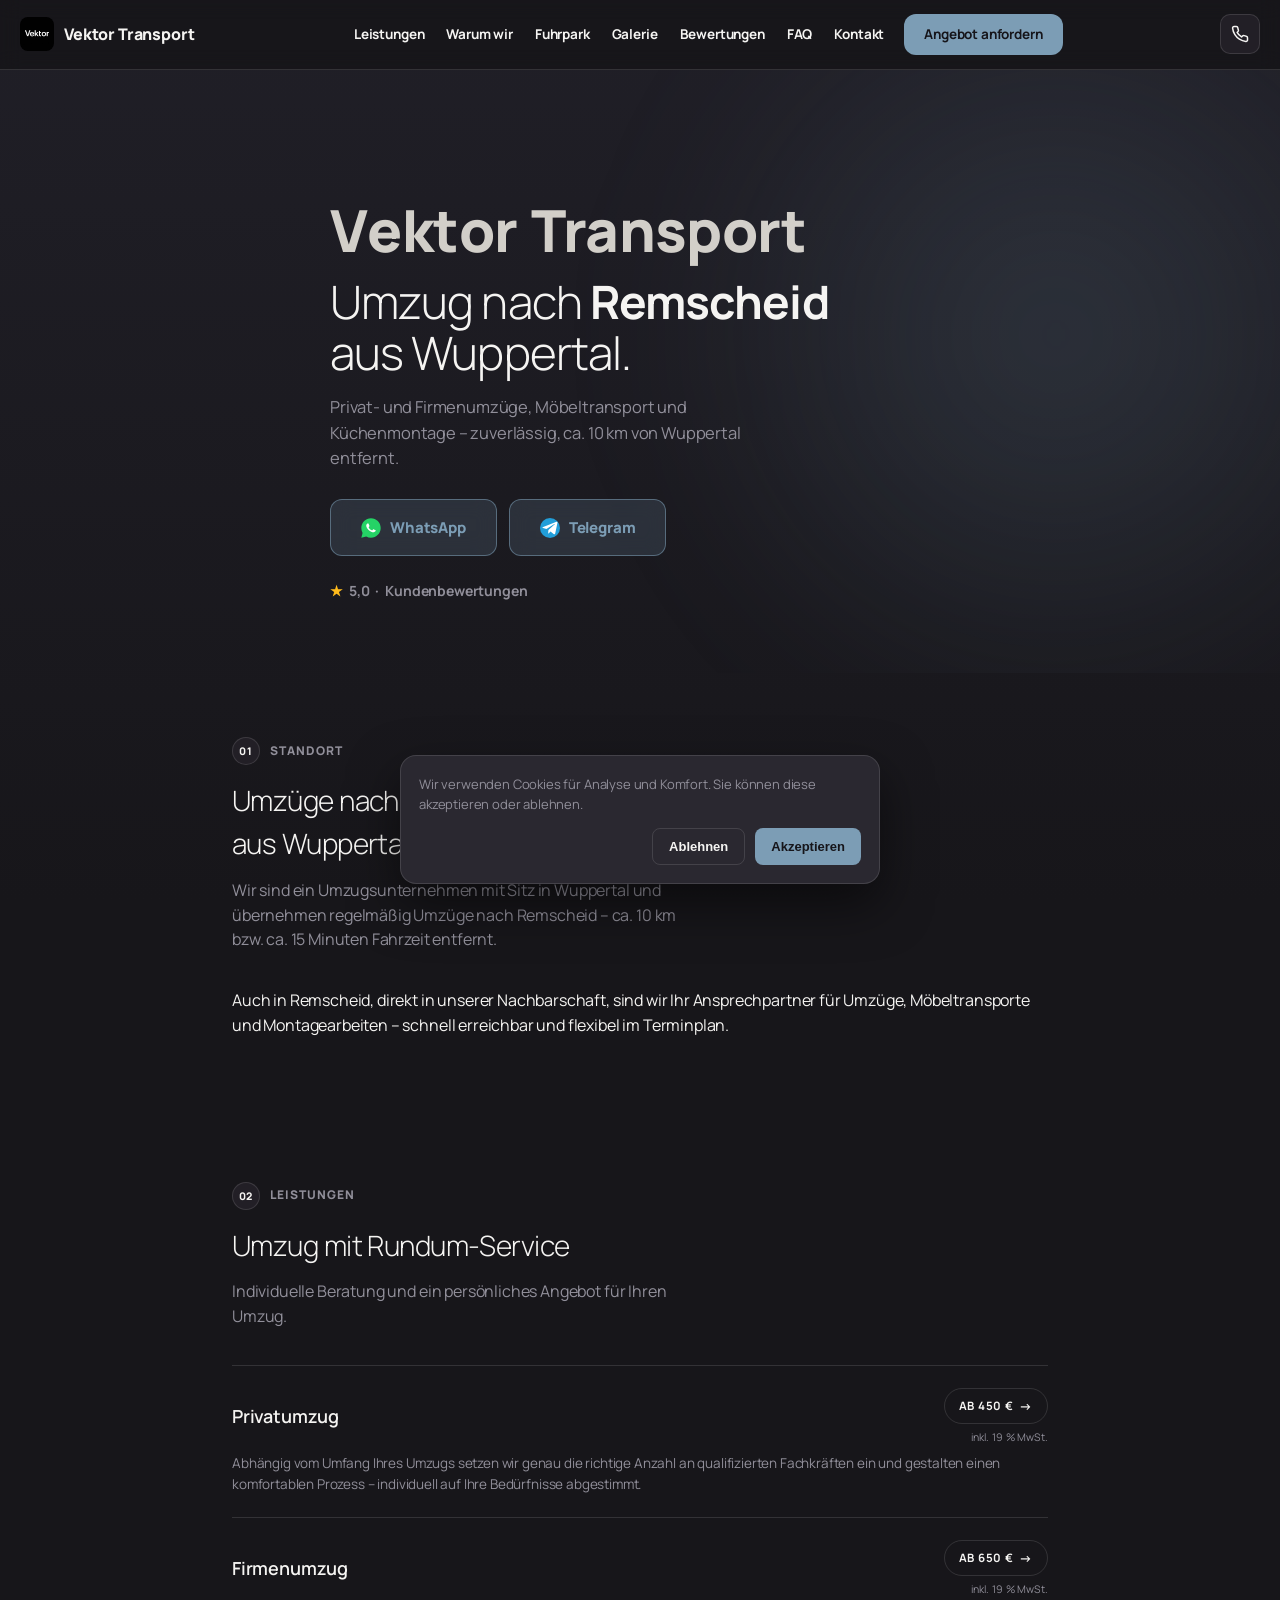
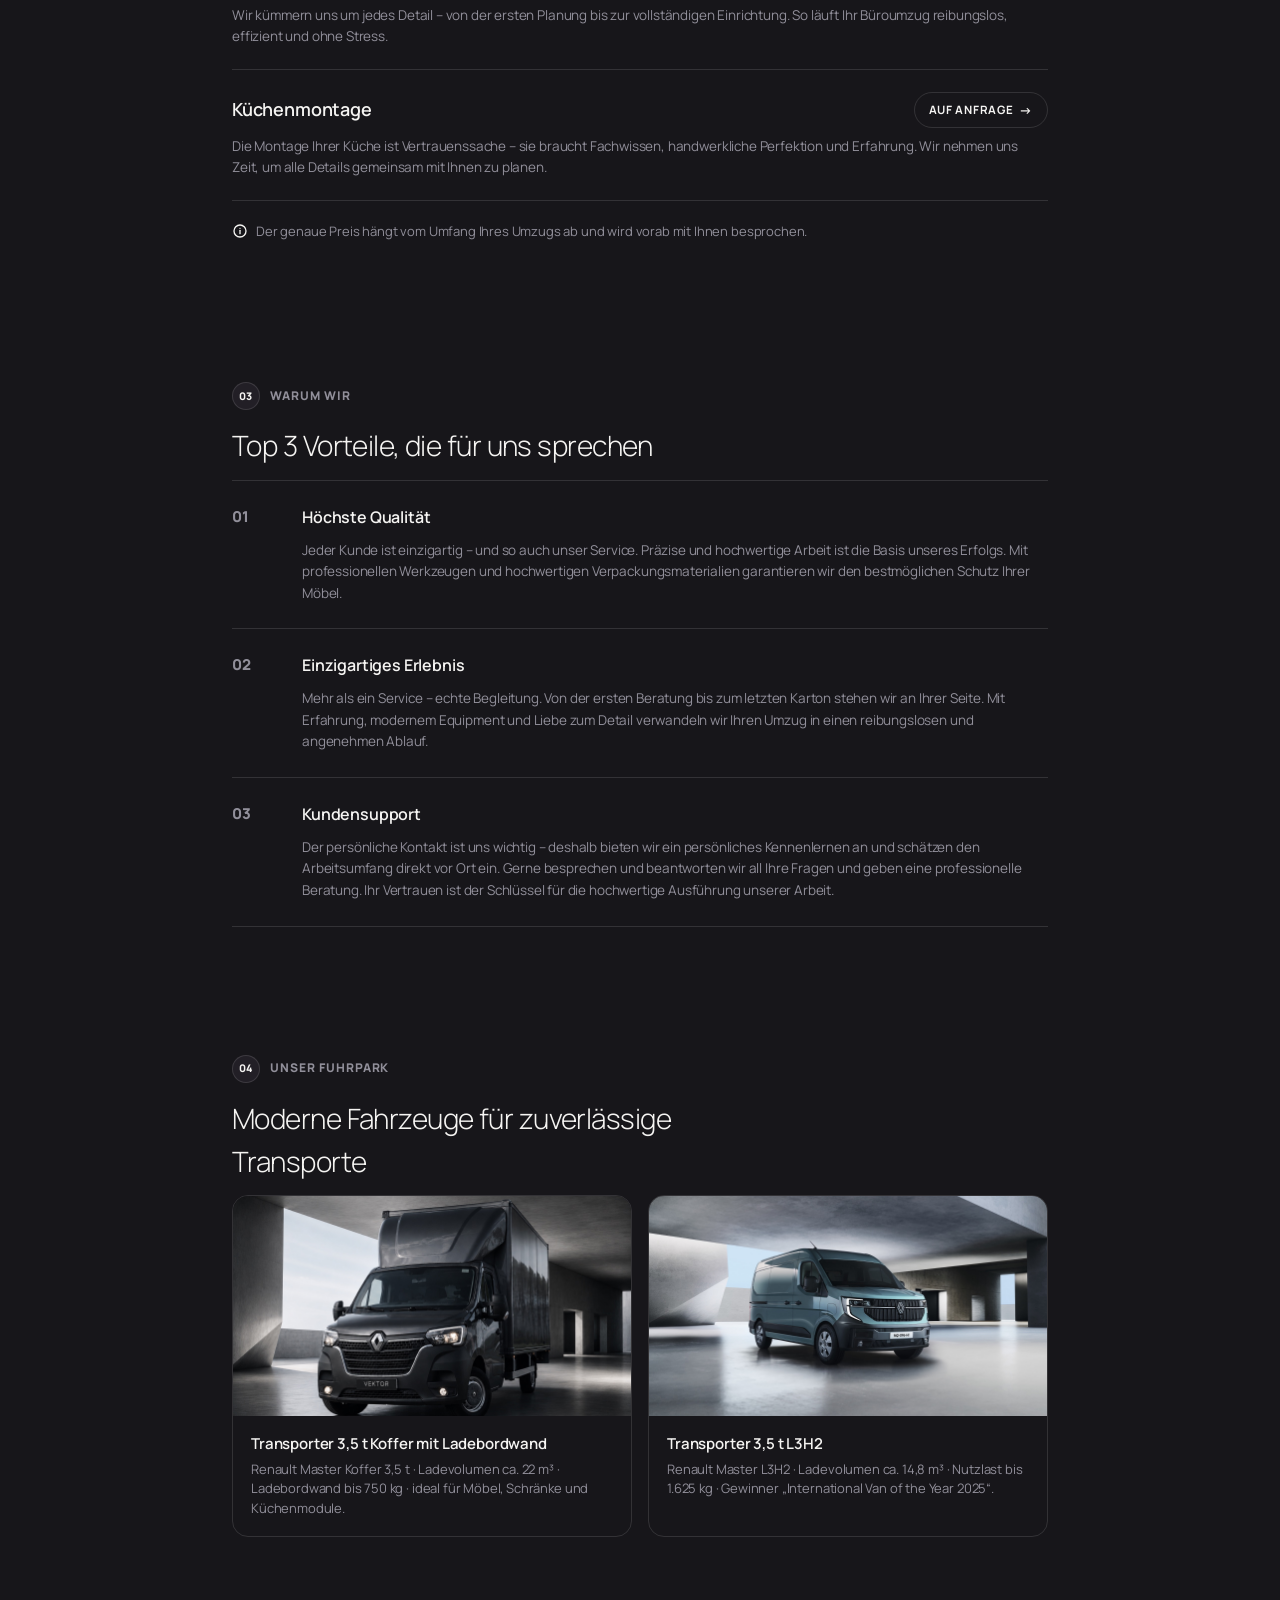
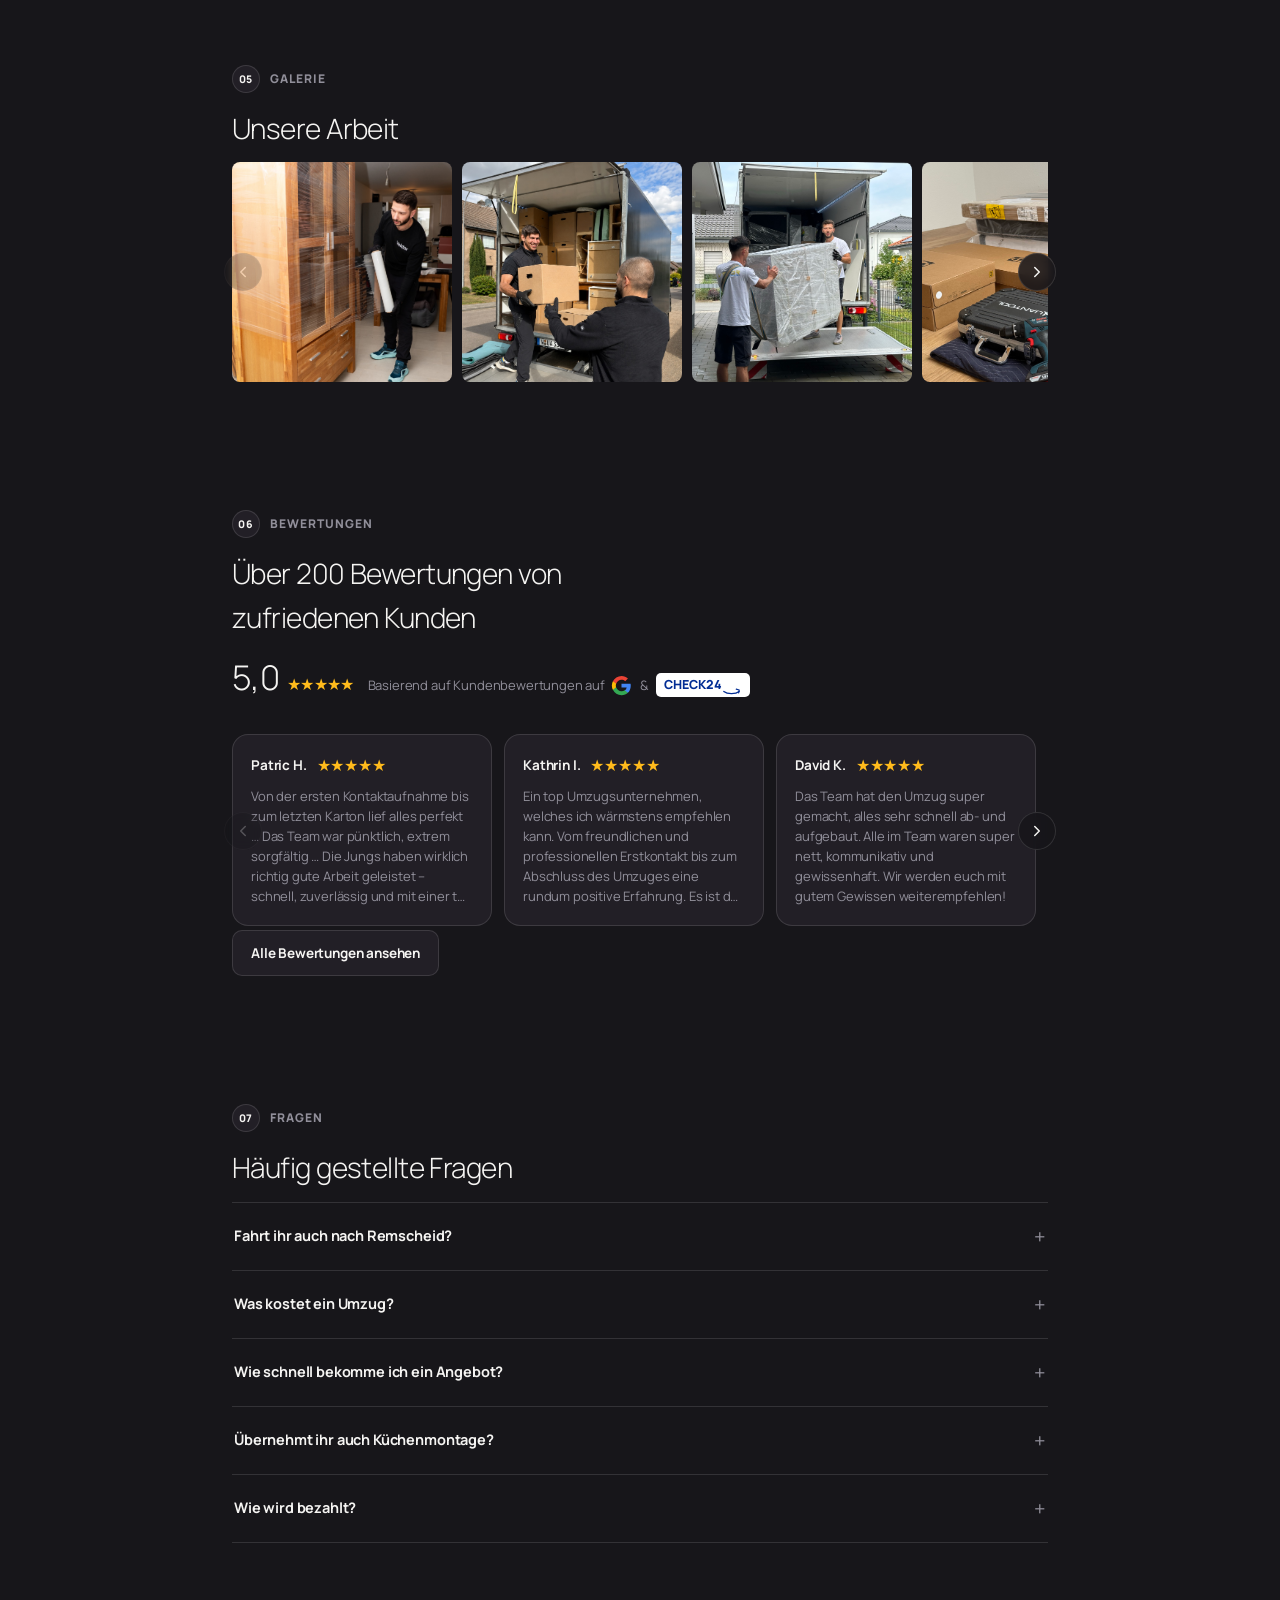
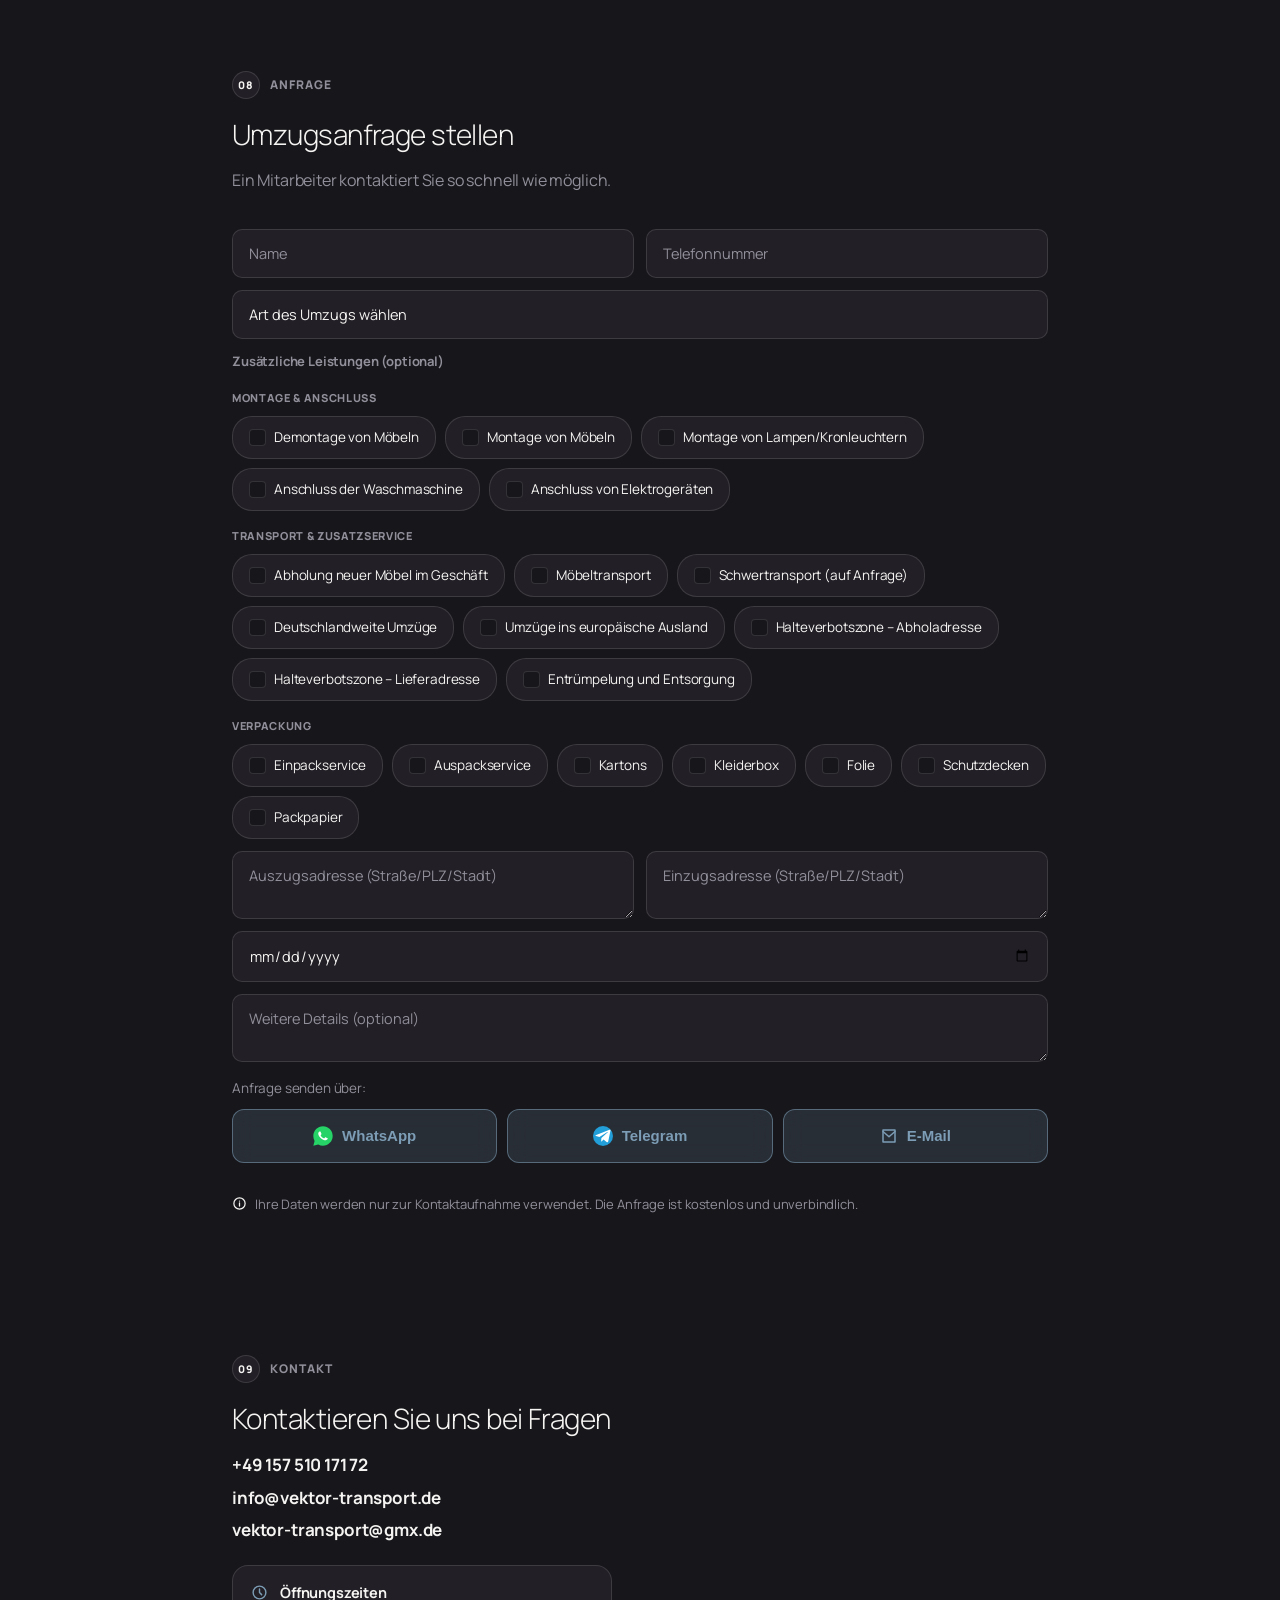
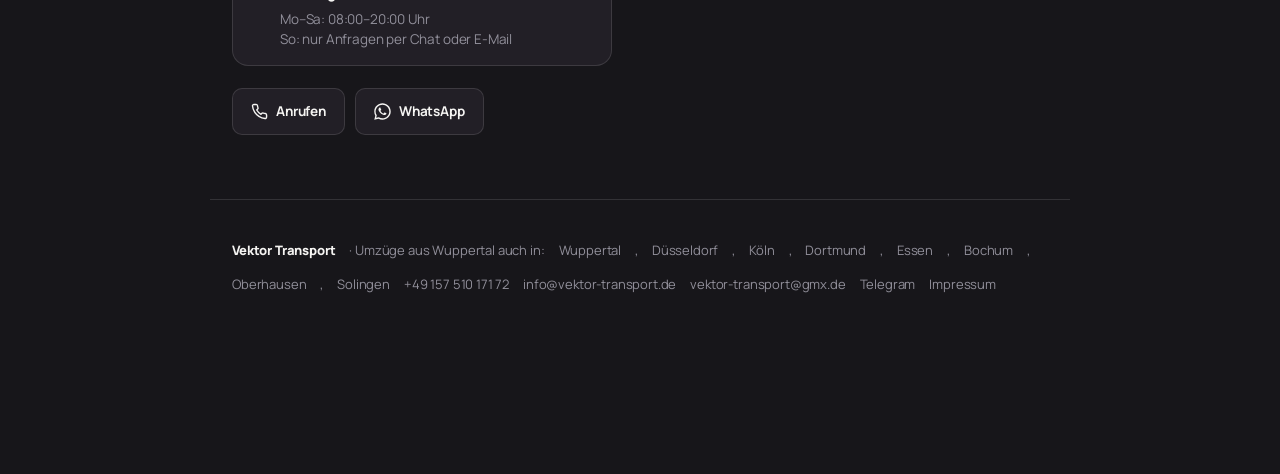
<file: umzug-remscheid.html>
<!DOCTYPE html>
<html lang="de">
<head>
  <meta charset="UTF-8" />
  <meta name="viewport" content="width=device-width, initial-scale=1, viewport-fit=cover" />
  <title>Umzug nach Remscheid · Vektor Transport aus Wuppertal</title>
  <meta name="description" content="Vektor Transport aus Wuppertal übernimmt Ihren Umzug nach Remscheid (ca. 10 km) – Privat- und Firmenumzüge, Küchenmontage und Möbeltransport. Kostenloses Angebot anfragen." />
  <link rel="canonical" href="https://vektor-transport.de/umzug-remscheid.html" />
  <meta name="theme-color" content="#1c1b1f" />
  <link rel="icon" type="image/png" href="media/logo.png" />
  <meta property="og:type" content="website" />
  <meta property="og:site_name" content="Vektor Transport" />
  <meta property="og:title" content="Umzug nach Remscheid · Vektor Transport" />
  <meta property="og:description" content="Privat- und Firmenumzüge, Küchenmontage und Möbeltransport nach Remscheid – aus Wuppertal, ca. 10 km entfernt." />
  <meta property="og:locale" content="de_DE" />
  <meta property="og:image" content="media/logo.png" />
  <link rel="preconnect" href="https://fonts.googleapis.com">
  <link rel="preconnect" href="https://fonts.gstatic.com" crossorigin>
  <link href="https://fonts.googleapis.com/css2?family=Manrope:wght@200;300;400;500;600;700;800&display=swap" rel="stylesheet">
  <link rel="stylesheet" href="style.css?v=46" />
  <script type="application/ld+json">
  {"@context":"https://schema.org","@graph":[
    {"@type":"MovingCompany","@id":"https://vektor-transport.de/#business","name":"Vektor Transport","telephone":"+49 157 510 171 72","priceRange":"€€","currenciesAccepted":"EUR","paymentAccepted":"Bar, Karte, Überweisung","areaServed":[{"@type":"City","name":"Wuppertal"},{"@type":"City","name":"Remscheid"}],"address":{"@type":"PostalAddress","addressLocality":"Wuppertal","addressCountry":"DE"},"sameAs":["https://wa.me/4915751017172","https://t.me/VektorTransport"],"makesOffer":[
      {"@type":"Offer","itemOffered":{"@type":"Service","name":"Privatumzug"},"priceCurrency":"EUR","priceSpecification":{"@type":"PriceSpecification","minPrice":450,"priceCurrency":"EUR","valueAddedTaxIncluded":true}},
      {"@type":"Offer","itemOffered":{"@type":"Service","name":"Firmenumzug"},"priceCurrency":"EUR","priceSpecification":{"@type":"PriceSpecification","minPrice":650,"priceCurrency":"EUR","valueAddedTaxIncluded":true}},
      {"@type":"Offer","itemOffered":{"@type":"Service","name":"Küchenmontage"}}
    ]},
    {"@type":"WebSite","@id":"https://vektor-transport.de/#website","name":"Vektor Transport","url":"https://vektor-transport.de/","inLanguage":["de"]},
    {"@type":"FAQPage","mainEntity":[
      {"@type":"Question","name":"Fahrt ihr auch nach Remscheid?","acceptedAnswer":{"@type":"Answer","text":"Ja, wir sind in Wuppertal ansässig und übernehmen regelmäßig Umzüge nach Remscheid (ca. 10 km, ca. 15 Minuten Fahrzeit) sowie in die weitere Umgebung."}},
      {"@type":"Question","name":"Was kostet ein Umzug?","acceptedAnswer":{"@type":"Answer","text":"Privatumzüge starten ab 450 € (inkl. 19 % MwSt.), Firmenumzüge ab 650 € (inkl. 19 % MwSt.). Küchenmontage berechnen wir individuell auf Anfrage."}},
      {"@type":"Question","name":"Wie schnell bekomme ich ein Angebot?","acceptedAnswer":{"@type":"Answer","text":"In der Regel melden wir uns innerhalb weniger Stunden nach Ihrer Anfrage mit einem unverbindlichen Angebot."}},
      {"@type":"Question","name":"Übernehmt ihr auch Küchenmontage?","acceptedAnswer":{"@type":"Answer","text":"Ja, wir montieren und demontieren Küchen fachgerecht, inklusive Transport bei Bedarf."}},
      {"@type":"Question","name":"Wie wird bezahlt?","acceptedAnswer":{"@type":"Answer","text":"Bar, per Karte oder Überweisung – ganz wie es Ihnen passt."}}
    ]}
  ]}
  </script>
</head>
<body>

<header class="hdr" id="hdr">
    <a href="index.html#top" class="logo"><img class="logo__img" src="media/logo.png" alt="Vektor Transport" width="40" height="40" /><span>Vektor Transport</span></a>
    <nav class="nav" id="nav">
      <a href="#leistungen">Leistungen</a>
      <a href="#warum">Warum wir</a>
      <a href="#fuhrpark">Fuhrpark</a>
      <a href="#galerie">Galerie</a>
      <a href="#bewertungen">Bewertungen</a>
      <a href="#faq">FAQ</a>
      <a href="#kontakt">Kontakt</a>
      <a href="#anfrage" class="nav__cta">Angebot anfordern</a>
    </nav>
    <div class="hdr__right">
      <a class="hdr__call" href="tel:+4915751017172" aria-label="Anrufen">
        <svg viewBox="0 0 24 24" width="18" height="18" fill="none" stroke="currentColor" stroke-width="2" stroke-linecap="round" stroke-linejoin="round"><path d="M22 16.92v3a2 2 0 0 1-2.18 2 19.79 19.79 0 0 1-8.63-3.07 19.5 19.5 0 0 1-6-6 19.79 19.79 0 0 1-3.07-8.67A2 2 0 0 1 4.11 2h3a2 2 0 0 1 2 1.72c.13.96.36 1.9.7 2.81a2 2 0 0 1-.45 2.11L8.09 9.91a16 16 0 0 0 6 6l1.27-1.27a2 2 0 0 1 2.11-.45c.9.34 1.85.57 2.81.7A2 2 0 0 1 22 16.92z"/></svg>
      </a>
      <button class="burger" id="burger" aria-label="Menü" aria-expanded="false"><span></span><span></span><span></span></button>
    </div>
  </header>

  <main>
    <section class="hero" id="top">
      <div class="hero__grid">
        <div class="hero__text">
          <span class="kicker">
            <b class="kicker__title">
              <span class="kicker__word" id="kicker-vektor"><span class="kl">V</span><span class="kl">e</span><span class="kl">k</span><span class="kl">t</span><span class="kl">o</span><span class="kl">r</span></span>
              <span class="kicker__rest">Transport</span>
            </b>
          </span>
          <h1 class="hero__h">Umzug nach <em>Remscheid</em><br>aus Wuppertal.</h1>
          <p class="hero__p">Privat- und Firmenumzüge, Möbeltransport und Küchenmontage – zuverlässig, ca. 10 km von Wuppertal entfernt.</p>
          <div class="hero__ctas">
            <a href="https://wa.me/4915751017172" target="_blank" rel="noopener" class="cta cta--wa">
              <svg viewBox="0 0 32 32" width="20" height="20"><path fill="#25D366" d="M16 .5C7.4.5.5 7.4.5 16c0 2.8.7 5.4 2 7.8L.5 31.5l7.9-2c2.3 1.2 4.8 1.9 7.6 1.9 8.6 0 15.5-6.9 15.5-15.5S24.6.5 16 .5z"/><path fill="#fff" d="M23 19.2c-.4-.2-2.3-1.1-2.6-1.3-.3-.1-.6-.2-.9.2-.3.4-1 1.3-1.2 1.5-.2.2-.4.3-.8.1-.4-.2-1.6-.6-3.1-1.9-1.1-1-1.9-2.3-2.1-2.7-.2-.4 0-.6.2-.8l.6-.7c.2-.2.3-.4.4-.6.1-.2 0-.5 0-.7-.1-.2-.9-2.1-1.2-2.9-.3-.8-.6-.7-.9-.7h-.7c-.2 0-.6.1-1 .5-.3.4-1.3 1.3-1.3 3.1s1.3 3.6 1.5 3.9c.2.3 2.6 4 6.3 5.6.9.4 1.6.6 2.1.8.9.3 1.7.2 2.3.1.7-.1 2.3-.9 2.6-1.8.3-.9.3-1.7.2-1.8-.1-.2-.3-.3-.7-.5z"/></svg>
              <span>WhatsApp</span>
            </a>
            <a href="https://t.me/VektorTransport" target="_blank" rel="noopener" class="cta cta--tg">
              <svg viewBox="0 0 24 24" width="20" height="20"><circle cx="12" cy="12" r="12" fill="#229ED9"/><path fill="#fff" d="M9.78 18.65l.28-4.23 7.68-6.92c.34-.31-.07-.46-.52-.19L7.74 13.3 3.64 12c-.88-.25-.89-.86.2-1.3l15.97-6.16c.73-.33 1.43.18 1.15 1.3l-2.72 12.81c-.19.91-.74 1.13-1.5.71l-4.14-3.05-2 1.93c-.23.23-.42.42-.83.42z"/></svg>
              <span>Telegram</span>
            </a>
          </div>
          <div class="trust">
            <a href="#bewertungen" class="trust-rate js-go"><span class="star">★</span> <b>5,0</b> · <span>Kundenbewertungen</span></a>
          </div>
        </div>
      </div>
      <a href="#leistungen" class="scroll-hint" aria-label="Mehr sehen">
        <svg viewBox="0 0 24 24" width="22" height="22" fill="none" stroke="currentColor" stroke-width="2" stroke-linecap="round" stroke-linejoin="round"><path d="M6 9l6 6 6-6"/></svg>
      </a>
    </section>

    <section class="sec reveal" id="region">
      <span class="eyebrow">Standort</span>
      <h2 class="h2">Umzüge nach Remscheid – zuverlässig aus Wuppertal</h2>
      <p class="section-lead">Wir sind ein Umzugsunternehmen mit Sitz in Wuppertal und übernehmen regelmäßig Umzüge nach Remscheid – ca. 10 km bzw. ca. 15 Minuten Fahrzeit entfernt.</p>
      <p>Auch in Remscheid, direkt in unserer Nachbarschaft, sind wir Ihr Ansprechpartner für Umzüge, Möbeltransporte und Montagearbeiten – schnell erreichbar und flexibel im Terminplan.</p>
    </section>

    <section class="sec reveal" id="leistungen">
      <span class="eyebrow">Leistungen</span>
      <h2 class="h2">Umzug mit Rundum-Service</h2>
      <p class="section-lead">Individuelle Beratung und ein persönliches Angebot für Ihren Umzug.</p>
      <div class="slist">
        <div class="scard">
          <div class="scard__t">Privatumzug</div>
          <div class="scard__price">
            <a href="#anfrage" class="scard__p js-go" data-service="Privatumzug">ab 450 €</a>
            <span class="scard__vat">inkl. 19 % MwSt.</span>
          </div>
          <div class="scard__d">Abhängig vom Umfang Ihres Umzugs setzen wir genau die richtige Anzahl an qualifizierten Fachkräften ein und gestalten einen komfortablen Prozess – individuell auf Ihre Bedürfnisse abgestimmt.</div>
        </div>
        <div class="scard">
          <div class="scard__t">Firmenumzug</div>
          <div class="scard__price">
            <a href="#anfrage" class="scard__p js-go" data-service="Firmenumzug">ab 650 €</a>
            <span class="scard__vat">inkl. 19 % MwSt.</span>
          </div>
          <div class="scard__d">Wir kümmern uns um jedes Detail – von der ersten Planung bis zur vollständigen Einrichtung. So läuft Ihr Büroumzug reibungslos, effizient und ohne Stress.</div>
        </div>
        <div class="scard">
          <div class="scard__t">Küchenmontage</div>
          <a href="#anfrage" class="scard__p js-go" data-service="Küchenmontage">auf Anfrage</a>
          <div class="scard__d">Die Montage Ihrer Küche ist Vertrauenssache – sie braucht Fachwissen, handwerkliche Perfektion und Erfahrung. Wir nehmen uns Zeit, um alle Details gemeinsam mit Ihnen zu planen.</div>
        </div>
      </div>
      <p class="note note--info">
        <svg class="note__ic" viewBox="0 0 24 24" width="16" height="16" fill="none" stroke="currentColor" stroke-width="2" stroke-linecap="round" stroke-linejoin="round" aria-hidden="true"><circle cx="12" cy="12" r="9"/><path d="M12 11v5"/><path d="M12 8h.01"/></svg>
        <span>Der genaue Preis hängt vom Umfang Ihres Umzugs ab und wird vorab mit Ihnen besprochen.</span>
      </p>
    </section>

    <section class="sec reveal" id="warum">
      <span class="eyebrow">Warum wir</span>
      <h2 class="h2">Top 3 Vorteile, die für uns sprechen</h2>
      <div class="why-grid">
        <div class="why-card">
          <div class="why-num">01</div>
          <div class="why-t">Höchste Qualität</div>
          <div class="why-d">Jeder Kunde ist einzigartig – und so auch unser Service. Präzise und hochwertige Arbeit ist die Basis unseres Erfolgs. Mit professionellen Werkzeugen und hochwertigen Verpackungsmaterialien garantieren wir den bestmöglichen Schutz Ihrer Möbel.</div>
        </div>
        <div class="why-card">
          <div class="why-num">02</div>
          <div class="why-t">Einzigartiges Erlebnis</div>
          <div class="why-d">Mehr als ein Service – echte Begleitung. Von der ersten Beratung bis zum letzten Karton stehen wir an Ihrer Seite. Mit Erfahrung, modernem Equipment und Liebe zum Detail verwandeln wir Ihren Umzug in einen reibungslosen und angenehmen Ablauf.</div>
        </div>
        <div class="why-card">
          <div class="why-num">03</div>
          <div class="why-t">Kundensupport</div>
          <div class="why-d">Der persönliche Kontakt ist uns wichtig – deshalb bieten wir ein persönliches Kennenlernen an und schätzen den Arbeitsumfang direkt vor Ort ein. Gerne besprechen und beantworten wir all Ihre Fragen und geben eine professionelle Beratung. Ihr Vertrauen ist der Schlüssel für die hochwertige Ausführung unserer Arbeit.</div>
        </div>
      </div>
    </section>

    <section class="sec reveal" id="fuhrpark">
      <span class="eyebrow">Unser Fuhrpark</span>
      <h2 class="h2">Moderne Fahrzeuge für zuverlässige Transporte</h2>
      <div class="fleet-grid">
        <div class="fleet-card">
          <div class="fleet-card__visual">
            <img src="media/van-koffer.jpg" alt="Renault Master Koffer 3,5 t mit Ladebordwand – Vektor Transport" loading="lazy" />
          </div>
          <div class="fleet-t">Transporter 3,5 t Koffer mit Ladebordwand</div>
          <div class="fleet-d">Renault Master Koffer 3,5 t · Ladevolumen ca. 22 m³ · Ladebordwand bis 750 kg · ideal für Möbel, Schränke und Küchenmodule.</div>
        </div>
        <div class="fleet-card">
          <div class="fleet-card__visual">
            <img src="media/van-l3h2.jpg" alt="Renault Master L3H2 – Vektor Transport" loading="lazy" />
          </div>
          <div class="fleet-t">Transporter 3,5 t L3H2</div>
          <div class="fleet-d">Renault Master L3H2 · Ladevolumen ca. 14,8 m³ · Nutzlast bis 1.625 kg · Gewinner „International Van of the Year 2025“.</div>
        </div>
      </div>
    </section>

    <section class="sec reveal" id="galerie">
      <span class="eyebrow">Galerie</span>
      <h2 class="h2">Unsere Arbeit</h2>
      <div class="carousel">
        <button class="carousel__arrow carousel__arrow--prev" id="feed-prev" aria-label="Zurück">
          <svg viewBox="0 0 24 24" width="18" height="18" fill="none" stroke="currentColor" stroke-width="2" stroke-linecap="round" stroke-linejoin="round"><path d="M15 18l-6-6 6-6"/></svg>
        </button>
        <div class="feed" id="feed">
          <img src="media/work-7.jpg?v=1" alt="Vektor Transport – Möbelschutz" loading="lazy" />
          <img src="media/work-6.jpg?v=1" alt="Vektor Transport – Beladung" loading="lazy" />
          <img src="media/work-1.jpg?v=3" alt="Vektor Transport – Möbeltransport" loading="lazy" />
          <img src="media/work-2.jpg?v=2" alt="Vektor Transport – Möbelmontage" loading="lazy" />
          <img src="media/work-3.jpg?v=3" alt="Vektor Transport – Umzugswagen" loading="lazy" />
          <img src="media/work-4.jpg?v=1" alt="Vektor Transport – Anlieferung" loading="lazy" />
          <img src="media/work-5.jpg?v=1" alt="Vektor Transport – Kühlschranktransport" loading="lazy" />
        </div>
        <button class="carousel__arrow carousel__arrow--next" id="feed-next" aria-label="Weiter">
          <svg viewBox="0 0 24 24" width="18" height="18" fill="none" stroke="currentColor" stroke-width="2" stroke-linecap="round" stroke-linejoin="round"><path d="M9 18l6-6-6-6"/></svg>
        </button>
      </div>
    </section>

    <section class="sec reveal" id="bewertungen">
      <span class="eyebrow">Bewertungen</span>
      <h2 class="h2">Über 200 Bewertungen von zufriedenen Kunden</h2>
      <div class="rev-head">
        <div class="rev-score"><span>5,0</span><span class="rev-stars">★★★★★</span></div>
        <div class="rev-meta">
          <span>Basierend auf Kundenbewertungen auf</span>
          <span class="brand-row">
            <svg class="brand-google" viewBox="0 0 24 24" width="21" height="21" aria-label="Google"><path fill="#4285F4" d="M22.56 12.25c0-.78-.07-1.53-.2-2.25H12v4.26h5.92a5.06 5.06 0 0 1-2.2 3.32v2.77h3.57c2.08-1.92 3.27-4.74 3.27-8.1z"/><path fill="#34A853" d="M12 23c2.97 0 5.46-.98 7.28-2.66l-3.57-2.77c-.98.66-2.23 1.06-3.71 1.06-2.86 0-5.29-1.93-6.16-4.53H2.18v2.84A11 11 0 0 0 12 23z"/><path fill="#FBBC05" d="M5.84 14.1a6.6 6.6 0 0 1 0-4.2V7.06H2.18a11 11 0 0 0 0 9.88l3.66-2.84z"/><path fill="#EA4335" d="M12 5.38c1.62 0 3.06.56 4.21 1.64l3.15-3.15C17.45 2.09 14.97 1 12 1 7.7 1 3.99 3.47 2.18 7.06l3.66 2.84C6.71 7.31 9.14 5.38 12 5.38z"/></svg>
            <span class="brand-sep">&amp;</span>
            <span class="brand-check24-badge">
              <svg class="brand-check24" viewBox="0 0 130 32" width="78" height="19" aria-label="Check24"><text x="0" y="22" font-family="Manrope, sans-serif" font-weight="800" font-size="21" fill="#022D94">CHECK24</text><path d="M100 26c6 5 20 5 26 0" fill="none" stroke="#022D94" stroke-width="2" stroke-linecap="round"/><path d="M121 22l5 1.5-1 5" fill="none" stroke="#022D94" stroke-width="2" stroke-linecap="round" stroke-linejoin="round"/></svg>
            </span>
          </span>
        </div>
      </div>
      <div class="carousel">
        <button class="carousel__arrow carousel__arrow--prev" id="rev-prev" aria-label="Zurück">
          <svg viewBox="0 0 24 24" width="18" height="18" fill="none" stroke="currentColor" stroke-width="2" stroke-linecap="round" stroke-linejoin="round"><path d="M15 18l-6-6 6-6"/></svg>
        </button>
        <div class="reviews" id="reviews-list">
        <div class="review">
          <div class="review__head"><b>Patric H.</b><span class="rev-stars">★★★★★</span></div>
          <p>Von der ersten Kontaktaufnahme bis zum letzten Karton lief alles perfekt … Das Team war pünktlich, extrem sorgfältig … Die Jungs haben wirklich richtig gute Arbeit geleistet – schnell, zuverlässig und mit einer top Organisation. Preis-Leistung ist absolut fair.</p>
        </div>
        <div class="review">
          <div class="review__head"><b>Kathrin I.</b><span class="rev-stars">★★★★★</span></div>
          <p>Ein top Umzugsunternehmen, welches ich wärmstens empfehlen kann. Vom freundlichen und professionellen Erstkontakt bis zum Abschluss des Umzuges eine rundum positive Erfahrung. Es ist der allererste Umzug, bei dem wirklich überhaupt nichts kaputt gegangen ist – es wurde sogar noch eine vorher defekte Pax-Schublade repariert. Vielen Dank nochmal!</p>
        </div>
        <div class="review">
          <div class="review__head"><b>David K.</b><span class="rev-stars">★★★★★</span></div>
          <p>Das Team hat den Umzug super gemacht, alles sehr schnell ab- und aufgebaut. Alle im Team waren super nett, kommunikativ und gewissenhaft. Wir werden euch mit gutem Gewissen weiterempfehlen!</p>
        </div>
        <div class="review">
          <div class="review__head"><b>Weronika S.</b><span class="rev-stars">★★★★★</span></div>
          <p>Top Umzugsunternehmen! Die Kommunikation war schnell und zuverlässig, das Team professionell und sorgfältig. Der gesamte Ablauf war einfach und reibungslos. Absolut empfehlenswert!</p>
        </div>
        <div class="review">
          <div class="review__head"><b>Caio A.</b><span class="rev-stars">★★★★★</span></div>
          <p>Wir sind sehr zufrieden mit Vektor Transport. Der Service war sehr schnell und professionell, zu einem guten Preis. Die Mitarbeiter sind alle sehr freundlich und hilfsbereit. Wir können ihren Service auf jeden Fall weiterempfehlen.</p>
        </div>
        <div class="review">
          <div class="review__head"><b>Jennifer J.</b><span class="rev-stars">★★★★★</span></div>
          <p>Das Unternehmen sowie die Mitarbeiter sind super freundlich, strukturiert und verlässlich. Die Arbeit war nicht nur schnell, sondern auch sauber erledigt. Herzlichen Dank für eure tolle Arbeit!</p>
        </div>
        <div class="review">
          <div class="review__head"><b>Kristina P.</b><span class="rev-stars">★★★★★</span></div>
          <p>Sehr netter und zuverlässiger Kontakt. Reibungsloser Umzug. Pünktlich und zuverlässig vor Ort. Alle Möbel wurden entsprechend geschützt und verpackt. Kann ich nur empfehlen und würde jederzeit wieder beauftragen.</p>
        </div>
        <div class="review">
          <div class="review__head"><b>Timo K.</b><span class="rev-stars">★★★★★</span></div>
          <p>Super freundliches und professionelles Team, sehr sorgfältige Arbeit. Küche wurde perfekt an die neuen Platzverhältnisse angepasst.</p>
        </div>
        </div>
        <button class="carousel__arrow carousel__arrow--next" id="rev-next" aria-label="Weiter">
          <svg viewBox="0 0 24 24" width="18" height="18" fill="none" stroke="currentColor" stroke-width="2" stroke-linecap="round" stroke-linejoin="round"><path d="M9 18l6-6-6-6"/></svg>
        </button>
      </div>
      <a class="btn-ghost" id="rev-link" href="https://maps.app.goo.gl/x3Mh6PCi1fQFDinu8" target="_blank" rel="noopener">Alle Bewertungen ansehen</a>
    </section>

    <section class="sec reveal" id="faq">
      <span class="eyebrow">Fragen</span>
      <h2 class="h2">Häufig gestellte Fragen</h2>
      <div class="faq-list" id="faq-list">
        <div class="faq-item"><div class="faq-q"><span>Fahrt ihr auch nach Remscheid?</span></div><div class="faq-a"><p>Ja, wir sind in Wuppertal ansässig und übernehmen regelmäßig Umzüge nach Remscheid (ca. 10 km, ca. 15 Minuten Fahrzeit) sowie in die weitere Umgebung.</p></div></div>
        <div class="faq-item"><div class="faq-q"><span>Was kostet ein Umzug?</span></div><div class="faq-a"><p>Privatumzüge starten ab 450 € (inkl. 19 % MwSt.), Firmenumzüge ab 650 € (inkl. 19 % MwSt.). Küchenmontage berechnen wir individuell auf Anfrage. Der genaue Preis hängt vom Umfang ab und wird vorab besprochen.</p></div></div>
        <div class="faq-item"><div class="faq-q"><span>Wie schnell bekomme ich ein Angebot?</span></div><div class="faq-a"><p>In der Regel melden wir uns innerhalb weniger Stunden nach Ihrer Anfrage mit einem unverbindlichen Angebot.</p></div></div>
        <div class="faq-item"><div class="faq-q"><span>Übernehmt ihr auch Küchenmontage?</span></div><div class="faq-a"><p>Ja, wir montieren und demontieren Küchen fachgerecht, inklusive Transport bei Bedarf.</p></div></div>
        <div class="faq-item"><div class="faq-q"><span>Wie wird bezahlt?</span></div><div class="faq-a"><p>Bar, per Karte oder Überweisung – ganz wie es Ihnen passt.</p></div></div>
      </div>
    </section>

    <section class="sec reveal" id="anfrage">
      <span class="eyebrow">Anfrage</span>
      <h2 class="h2">Umzugsanfrage stellen</h2>
      <p class="section-lead">Ein Mitarbeiter kontaktiert Sie so schnell wie möglich.</p>
      <form class="req-form" id="req-form">
        <div class="req-row">
          <input class="field" type="text" name="name" placeholder="Name" required />
          <input class="field" type="tel" name="phone" placeholder="Telefonnummer" required />
        </div>
        <select class="field select" name="service" required>
          <option value="">Art des Umzugs wählen</option>
          <option value="Privatumzug">Privatumzug</option>
          <option value="Firmenumzug">Firmenumzug</option>
          <option value="Küchenmontage">Küchenmontage</option>
          <option value="Sonstiges">Sonstiges</option>
        </select>

        <div class="req-extras">
          <span class="req-extras__label">Zusätzliche Leistungen (optional)</span>

          <span class="req-extras__group">Montage &amp; Anschluss</span>
          <div class="extras-grid">
            <label class="extra-chip">
              <input type="checkbox" name="extras" value="Demontage von Möbeln" />
              <span>Demontage von Möbeln</span>
            </label>
            <label class="extra-chip">
              <input type="checkbox" name="extras" value="Montage von Möbeln" />
              <span>Montage von Möbeln</span>
            </label>
            <label class="extra-chip" id="lamp-chip">
              <input type="checkbox" name="extras" value="Montage von Lampen/Kronleuchtern" id="lamp-check" />
              <span>Montage von Lampen/Kronleuchtern</span>
            </label>
            <label class="extra-chip">
              <input type="checkbox" name="extras" value="Anschluss der Waschmaschine" />
              <span>Anschluss der Waschmaschine</span>
            </label>
            <label class="extra-chip">
              <input type="checkbox" name="extras" value="Anschluss von Elektrogeräten" />
              <span>Anschluss von Elektrogeräten</span>
            </label>
          </div>
          <div class="extra-qty is-hidden" id="lamp-qty-row">
            <span class="extra-qty__label">Anzahl Lampen/Kronleuchter</span>
            <input class="field extra-qty__input" type="number" name="lamp_qty" min="1" max="20" value="1" />
          </div>

          <span class="req-extras__group">Transport &amp; Zusatzservice</span>
          <div class="extras-grid">
            <label class="extra-chip">
              <input type="checkbox" name="extras" value="Möbelabholung im Geschäft" />
              <span>Abholung neuer Möbel im Geschäft</span>
            </label>
            <label class="extra-chip">
              <input type="checkbox" name="extras" value="Möbeltransport" />
              <span>Möbeltransport</span>
            </label>
            <label class="extra-chip">
              <input type="checkbox" name="extras" value="Schwertransport" />
              <span>Schwertransport (auf Anfrage)</span>
            </label>
            <label class="extra-chip">
              <input type="checkbox" name="extras" value="Deutschlandweite Umzüge" />
              <span>Deutschlandweite Umzüge</span>
            </label>
            <label class="extra-chip">
              <input type="checkbox" name="extras" value="Umzüge ins europäische Ausland" />
              <span>Umzüge ins europäische Ausland</span>
            </label>
            <label class="extra-chip">
              <input type="checkbox" name="extras" value="Halteverbotszone Abholadresse" />
              <span>Halteverbotszone – Abholadresse</span>
            </label>
            <label class="extra-chip">
              <input type="checkbox" name="extras" value="Halteverbotszone Lieferadresse" />
              <span>Halteverbotszone – Lieferadresse</span>
            </label>
            <label class="extra-chip">
              <input type="checkbox" name="extras" value="Entrümpelung und Entsorgung" />
              <span>Entrümpelung und Entsorgung</span>
            </label>
          </div>

          <span class="req-extras__group">Verpackung</span>
          <div class="extras-grid">
            <label class="extra-chip">
              <input type="checkbox" name="extras" value="Einpackservice" />
              <span>Einpackservice</span>
            </label>
            <label class="extra-chip">
              <input type="checkbox" name="extras" value="Auspackservice" />
              <span>Auspackservice</span>
            </label>
            <label class="extra-chip" id="kartons-chip">
              <input type="checkbox" name="extras" value="Kartons" id="kartons-check" />
              <span>Kartons</span>
            </label>
            <label class="extra-chip" id="kleiderbox-chip">
              <input type="checkbox" name="extras" value="Kleiderbox" id="kleiderbox-check" />
              <span>Kleiderbox</span>
            </label>
            <label class="extra-chip">
              <input type="checkbox" name="extras" value="Folie" />
              <span>Folie</span>
            </label>
            <label class="extra-chip">
              <input type="checkbox" name="extras" value="Schutzdecken" />
              <span>Schutzdecken</span>
            </label>
            <label class="extra-chip">
              <input type="checkbox" name="extras" value="Packpapier" />
              <span>Packpapier</span>
            </label>
          </div>
          <div class="extra-qty is-hidden" id="kartons-qty-row">
            <span class="extra-qty__label">Anzahl Kartons</span>
            <input class="field extra-qty__input" type="number" name="kartons_qty" min="1" max="200" value="10" />
          </div>
          <div class="extra-qty is-hidden" id="kleiderbox-qty-row">
            <span class="extra-qty__label">Anzahl Kleiderboxen</span>
            <input class="field extra-qty__input" type="number" name="kleiderbox_qty" min="1" max="50" value="1" />
          </div>
          </div>
        </div>

        <div class="req-row">
          <textarea class="field" name="from" rows="2" placeholder="Auszugsadresse (Straße/PLZ/Stadt)"></textarea>
          <textarea class="field" name="to" rows="2" placeholder="Einzugsadresse (Straße/PLZ/Stadt)"></textarea>
        </div>
        <input class="field" type="date" name="date" />
        <textarea class="field" name="comment" rows="2" placeholder="Weitere Details (optional)"></textarea>
        <div class="req-send">
          <span class="req-send__label">Anfrage senden über:</span>
          <div class="req-send__row">
            <button type="button" class="cta cta--wa" data-channel="whatsapp">
              <svg viewBox="0 0 32 32" width="20" height="20"><path fill="#25D366" d="M16 .5C7.4.5.5 7.4.5 16c0 2.8.7 5.4 2 7.8L.5 31.5l7.9-2c2.3 1.2 4.8 1.9 7.6 1.9 8.6 0 15.5-6.9 15.5-15.5S24.6.5 16 .5z"/><path fill="#fff" d="M23 19.2c-.4-.2-2.3-1.1-2.6-1.3-.3-.1-.6-.2-.9.2-.3.4-1 1.3-1.2 1.5-.2.2-.4.3-.8.1-.4-.2-1.6-.6-3.1-1.9-1.1-1-1.9-2.3-2.1-2.7-.2-.4 0-.6.2-.8l.6-.7c.2-.2.3-.4.4-.6.1-.2 0-.5 0-.7-.1-.2-.9-2.1-1.2-2.9-.3-.8-.6-.7-.9-.7h-.7c-.2 0-.6.1-1 .5-.3.4-1.3 1.3-1.3 3.1s1.3 3.6 1.5 3.9c.2.3 2.6 4 6.3 5.6.9.4 1.6.6 2.1.8.9.3 1.7.2 2.3.1.7-.1 2.3-.9 2.6-1.8.3-.9.3-1.7.2-1.8-.1-.2-.3-.3-.7-.5z"/></svg>
              <span>WhatsApp</span>
            </button>
            <button type="button" class="cta cta--tg" data-channel="telegram">
              <svg viewBox="0 0 24 24" width="20" height="20"><circle cx="12" cy="12" r="12" fill="#229ED9"/><path fill="#fff" d="M9.78 18.65l.28-4.23 7.68-6.92c.34-.31-.07-.46-.52-.19L7.74 13.3 3.64 12c-.88-.25-.89-.86.2-1.3l15.97-6.16c.73-.33 1.43.18 1.15 1.3l-2.72 12.81c-.19.91-.74 1.13-1.5.71l-4.14-3.05-2 1.93c-.23.23-.42.42-.83.42z"/></svg>
              <span>Telegram</span>
            </button>
            <button type="button" class="cta cta--mail" data-channel="email">
              <svg viewBox="0 0 24 24" width="18" height="18" fill="none" stroke="currentColor" stroke-width="2" stroke-linecap="round" stroke-linejoin="round" aria-hidden="true"><path d="M4 4h16v16H4z"/><path d="M4 6l8 7 8-7"/></svg>
              <span>E-Mail</span>
            </button>
          </div>
        </div>
        <p class="err is-hidden" id="req-error"></p>
        <p class="reassure reassure--info">
          <svg class="note__ic" viewBox="0 0 24 24" width="15" height="15" fill="none" stroke="currentColor" stroke-width="2" stroke-linecap="round" stroke-linejoin="round" aria-hidden="true"><circle cx="12" cy="12" r="9"/><path d="M12 11v5"/><path d="M12 8h.01"/></svg>
          <span>Ihre Daten werden nur zur Kontaktaufnahme verwendet. Die Anfrage ist kostenlos und unverbindlich.</span>
        </p>
      </form>
      <div class="done is-hidden" id="req-done">
        <div class="done__ring"><svg viewBox="0 0 24 24" width="34" height="34" fill="none" stroke="currentColor" stroke-width="2.5" stroke-linecap="round" stroke-linejoin="round"><path d="M20 6L9 17l-5-5"/></svg></div>
        <h3>Vielen Dank!</h3>
        <p>Ihre Anfrage wurde erfolgreich gesendet. Wir melden uns kurzfristig bei Ihnen.</p>
      </div>
    </section>

    <section class="sec reveal" id="kontakt">
      <span class="eyebrow">Kontakt</span>
      <h2 class="h2">Kontaktieren Sie uns bei Fragen</h2>
      <div class="contact-block">
        <a href="tel:+4915751017172">+49 157 510 171 72</a>
        <a href="mailto:info@vektor-transport.de">info@vektor-transport.de</a>
        <a href="mailto:vektor-transport@gmx.de">vektor-transport@gmx.de</a>
      </div>
      <div class="hours-block">
        <svg viewBox="0 0 24 24" width="17" height="17" fill="none" stroke="currentColor" stroke-width="2" stroke-linecap="round" stroke-linejoin="round" aria-hidden="true"><circle cx="12" cy="12" r="9"/><path d="M12 7v5l3 3"/></svg>
        <div>
          <span class="hours-block__t">Öffnungszeiten</span>
          <span class="hours-block__d">Mo–Sa: 08:00–20:00 Uhr</span>
          <span class="hours-block__d">So: nur Anfragen per Chat oder E-Mail</span>
        </div>
      </div>
      <div class="loc-actions">
        <a class="btn-ghost" href="tel:+4915751017172">
          <svg viewBox="0 0 24 24" width="17" height="17" fill="none" stroke="currentColor" stroke-width="2" stroke-linecap="round" stroke-linejoin="round" aria-hidden="true"><path d="M22 16.92v3a2 2 0 0 1-2.18 2 19.79 19.79 0 0 1-8.63-3.07 19.5 19.5 0 0 1-6-6 19.79 19.79 0 0 1-3.07-8.67A2 2 0 0 1 4.11 2h3a2 2 0 0 1 2 1.72c.13.96.36 1.9.7 2.81a2 2 0 0 1-.45 2.11L8.09 9.91a16 16 0 0 0 6 6l1.27-1.27a2 2 0 0 1 2.11-.45c.9.34 1.85.57 2.81.7A2 2 0 0 1 22 16.92z"/></svg>
          <span>Anrufen</span>
        </a>
        <a class="btn-ghost" href="https://wa.me/4915751017172" target="_blank" rel="noopener">
          <svg viewBox="0 0 32 32" width="17" height="17" fill="currentColor"><path d="M16 .5C7.4.5.5 7.4.5 16c0 2.8.7 5.4 2 7.8L.5 31.5l7.9-2c2.3 1.2 4.8 1.9 7.6 1.9 8.6 0 15.5-6.9 15.5-15.5S24.6.5 16 .5zm0 28.3c-2.5 0-4.8-.7-6.8-1.8l-.5-.3-4.7 1.2 1.3-4.6-.3-.5a12.7 12.7 0 0 1-2-6.8C3.2 8.9 8.9 3.2 16 3.2S28.8 8.9 28.8 16 23.1 28.8 16 28.8zm7-9.6c-.4-.2-2.3-1.1-2.6-1.3-.3-.1-.6-.2-.9.2-.3.4-1 1.3-1.2 1.5-.2.2-.4.3-.8.1-.4-.2-1.6-.6-3.1-1.9-1.1-1-1.9-2.3-2.1-2.7-.2-.4 0-.6.2-.8l.6-.7c.2-.2.3-.4.4-.6.1-.2 0-.5 0-.7-.1-.2-.9-2.1-1.2-2.9-.3-.8-.6-.7-.9-.7h-.7c-.2 0-.6.1-1 .5-.3.4-1.3 1.3-1.3 3.1s1.3 3.6 1.5 3.9c.2.3 2.6 4 6.3 5.6.9.4 1.6.6 2.1.8.9.3 1.7.2 2.3.1.7-.1 2.3-.9 2.6-1.8.3-.9.3-1.7.2-1.8-.1-.2-.3-.3-.7-.5z"/></svg>
          <span>WhatsApp</span>
        </a>
      </div>
    </section>
  </main>

  <footer class="foot">
    <span class="foot__b">Vektor Transport</span> · Umzüge aus Wuppertal auch in: <a href="umzug-wuppertal.html">Wuppertal</a>, <a href="umzug-duesseldorf.html">Düsseldorf</a>, <a href="umzug-koeln.html">Köln</a>, <a href="umzug-dortmund.html">Dortmund</a>, <a href="umzug-essen.html">Essen</a>, <a href="umzug-bochum.html">Bochum</a>, <a href="umzug-oberhausen.html">Oberhausen</a>, <a href="umzug-solingen.html">Solingen</a>
    <a href="tel:+4915751017172">+49 157 510 171 72</a>
    <a href="mailto:info@vektor-transport.de">info@vektor-transport.de</a>
    <a href="mailto:vektor-transport@gmx.de">vektor-transport@gmx.de</a>
    <a href="https://t.me/VektorTransport" target="_blank" rel="noopener">Telegram</a>
    <a href="impressum.html">Impressum</a>
  </footer>

  <a href="#anfrage" class="cta sticky-cta js-go" id="sticky-cta">Angebot anfordern</a>

  <button class="to-top" id="to-top" aria-label="Nach oben">
    <svg viewBox="0 0 24 24" width="24" height="24" fill="none" stroke="currentColor" stroke-width="2" stroke-linecap="round" stroke-linejoin="round"><path d="M6 15l6-6 6 6"/></svg>
  </button>

  <div class="fab" id="fab">
    <div class="fab__menu" id="fab-menu">
      <a class="fab__opt fab__opt--call" href="tel:+4915751017172">
        <svg viewBox="0 0 24 24" width="18" height="18" fill="none" stroke="currentColor" stroke-width="2" stroke-linecap="round" stroke-linejoin="round"><path d="M22 16.92v3a2 2 0 0 1-2.18 2 19.79 19.79 0 0 1-8.63-3.07 19.5 19.5 0 0 1-6-6 19.79 19.79 0 0 1-3.07-8.67A2 2 0 0 1 4.11 2h3a2 2 0 0 1 2 1.72c.13.96.36 1.9.7 2.81a2 2 0 0 1-.45 2.11L8.09 9.91a16 16 0 0 0 6 6l1.27-1.27a2 2 0 0 1 2.11-.45c.9.34 1.85.57 2.81.7A2 2 0 0 1 22 16.92z"/></svg>
        <span>Anrufen</span>
      </a>
      <a class="fab__opt fab__opt--wa" target="_blank" rel="noopener" href="https://wa.me/4915751017172">
        <svg viewBox="0 0 32 32" width="18" height="18" fill="currentColor"><path d="M16 .5C7.4.5.5 7.4.5 16c0 2.8.7 5.4 2 7.8L.5 31.5l7.9-2c2.3 1.2 4.8 1.9 7.6 1.9 8.6 0 15.5-6.9 15.5-15.5S24.6.5 16 .5zm0 28.3c-2.5 0-4.8-.7-6.8-1.8l-.5-.3-4.7 1.2 1.3-4.6-.3-.5a12.7 12.7 0 0 1-2-6.8C3.2 8.9 8.9 3.2 16 3.2S28.8 8.9 28.8 16 23.1 28.8 16 28.8zm7-9.6c-.4-.2-2.3-1.1-2.6-1.3-.3-.1-.6-.2-.9.2-.3.4-1 1.3-1.2 1.5-.2.2-.4.3-.8.1-.4-.2-1.6-.6-3.1-1.9-1.1-1-1.9-2.3-2.1-2.7-.2-.4 0-.6.2-.8l.6-.7c.2-.2.3-.4.4-.6.1-.2 0-.5 0-.7-.1-.2-.9-2.1-1.2-2.9-.3-.8-.6-.7-.9-.7h-.7c-.2 0-.6.1-1 .5-.3.4-1.3 1.3-1.3 3.1s1.3 3.6 1.5 3.9c.2.3 2.6 4 6.3 5.6.9.4 1.6.6 2.1.8.9.3 1.7.2 2.3.1.7-.1 2.3-.9 2.6-1.8.3-.9.3-1.7.2-1.8-.1-.2-.3-.3-.7-.5z"/></svg>
        <span>Nachricht schreiben</span>
      </a>
      <a class="fab__opt fab__opt--tg" target="_blank" rel="noopener" href="https://t.me/VektorTransport">
        <svg viewBox="0 0 24 24" width="18" height="18" fill="currentColor"><path d="M9.78 18.65l.28-4.23 7.68-6.92c.34-.31-.07-.46-.52-.19L7.74 13.3 3.64 12c-.88-.25-.89-.86.2-1.3l15.97-6.16c.73-.33 1.43.18 1.15 1.3l-2.72 12.81c-.19.91-.74 1.13-1.5.71l-4.14-3.05-2 1.93c-.23.23-.42.42-.83.42z"/></svg>
        <span>Telegram</span>
      </a>
    </div>
    <button class="fab__btn" id="fab-btn" aria-label="Kontakt" aria-expanded="false">
      <svg class="fab__ico-chat" viewBox="0 0 32 32" width="30" height="30" fill="currentColor"><path d="M16 .5C7.4.5.5 7.4.5 16c0 2.8.7 5.4 2 7.8L.5 31.5l7.9-2c2.3 1.2 4.8 1.9 7.6 1.9 8.6 0 15.5-6.9 15.5-15.5S24.6.5 16 .5zm0 28.3c-2.5 0-4.8-.7-6.8-1.8l-.5-.3-4.7 1.2 1.3-4.6-.3-.5a12.7 12.7 0 0 1-2-6.8C3.2 8.9 8.9 3.2 16 3.2S28.8 8.9 28.8 16 23.1 28.8 16 28.8zm7-9.6c-.4-.2-2.3-1.1-2.6-1.3-.3-.1-.6-.2-.9.2-.3.4-1 1.3-1.2 1.5-.2.2-.4.3-.8.1-.4-.2-1.6-.6-3.1-1.9-1.1-1-1.9-2.3-2.1-2.7-.2-.4 0-.6.2-.8l.6-.7c.2-.2.3-.4.4-.6.1-.2 0-.5 0-.7-.1-.2-.9-2.1-1.2-2.9-.3-.8-.6-.7-.9-.7h-.7c-.2 0-.6.1-1 .5-.3.4-1.3 1.3-1.3 3.1s1.3 3.6 1.5 3.9c.2.3 2.6 4 6.3 5.6.9.4 1.6.6 2.1.8.9.3 1.7.2 2.3.1.7-.1 2.3-.9 2.6-1.8.3-.9.3-1.7.2-1.8-.1-.2-.3-.3-.7-.5z"/></svg>
      <svg class="fab__ico-close" viewBox="0 0 24 24" width="26" height="26" fill="none" stroke="currentColor" stroke-width="2.4" stroke-linecap="round" stroke-linejoin="round"><path d="M18 6 6 18M6 6l12 12"/></svg>
    </button>
  </div>

  <div class="cookie is-hidden" id="cookie" role="dialog" aria-live="polite">
    <p class="cookie__txt">Wir verwenden Cookies für Analyse und Komfort. Sie können diese akzeptieren oder ablehnen.</p>
    <div class="cookie__row">
      <div class="cookie__btns">
        <button class="cookie__btn cookie__btn--no" id="cookie-no">Ablehnen</button>
        <button class="cookie__btn cookie__btn--yes" id="cookie-yes">Akzeptieren</button>
      </div>
    </div>
  </div>

  <script src="i18n.js?v=12"></script>
  <script src="app.js?v=19"></script>
</body>
</html>
</file>
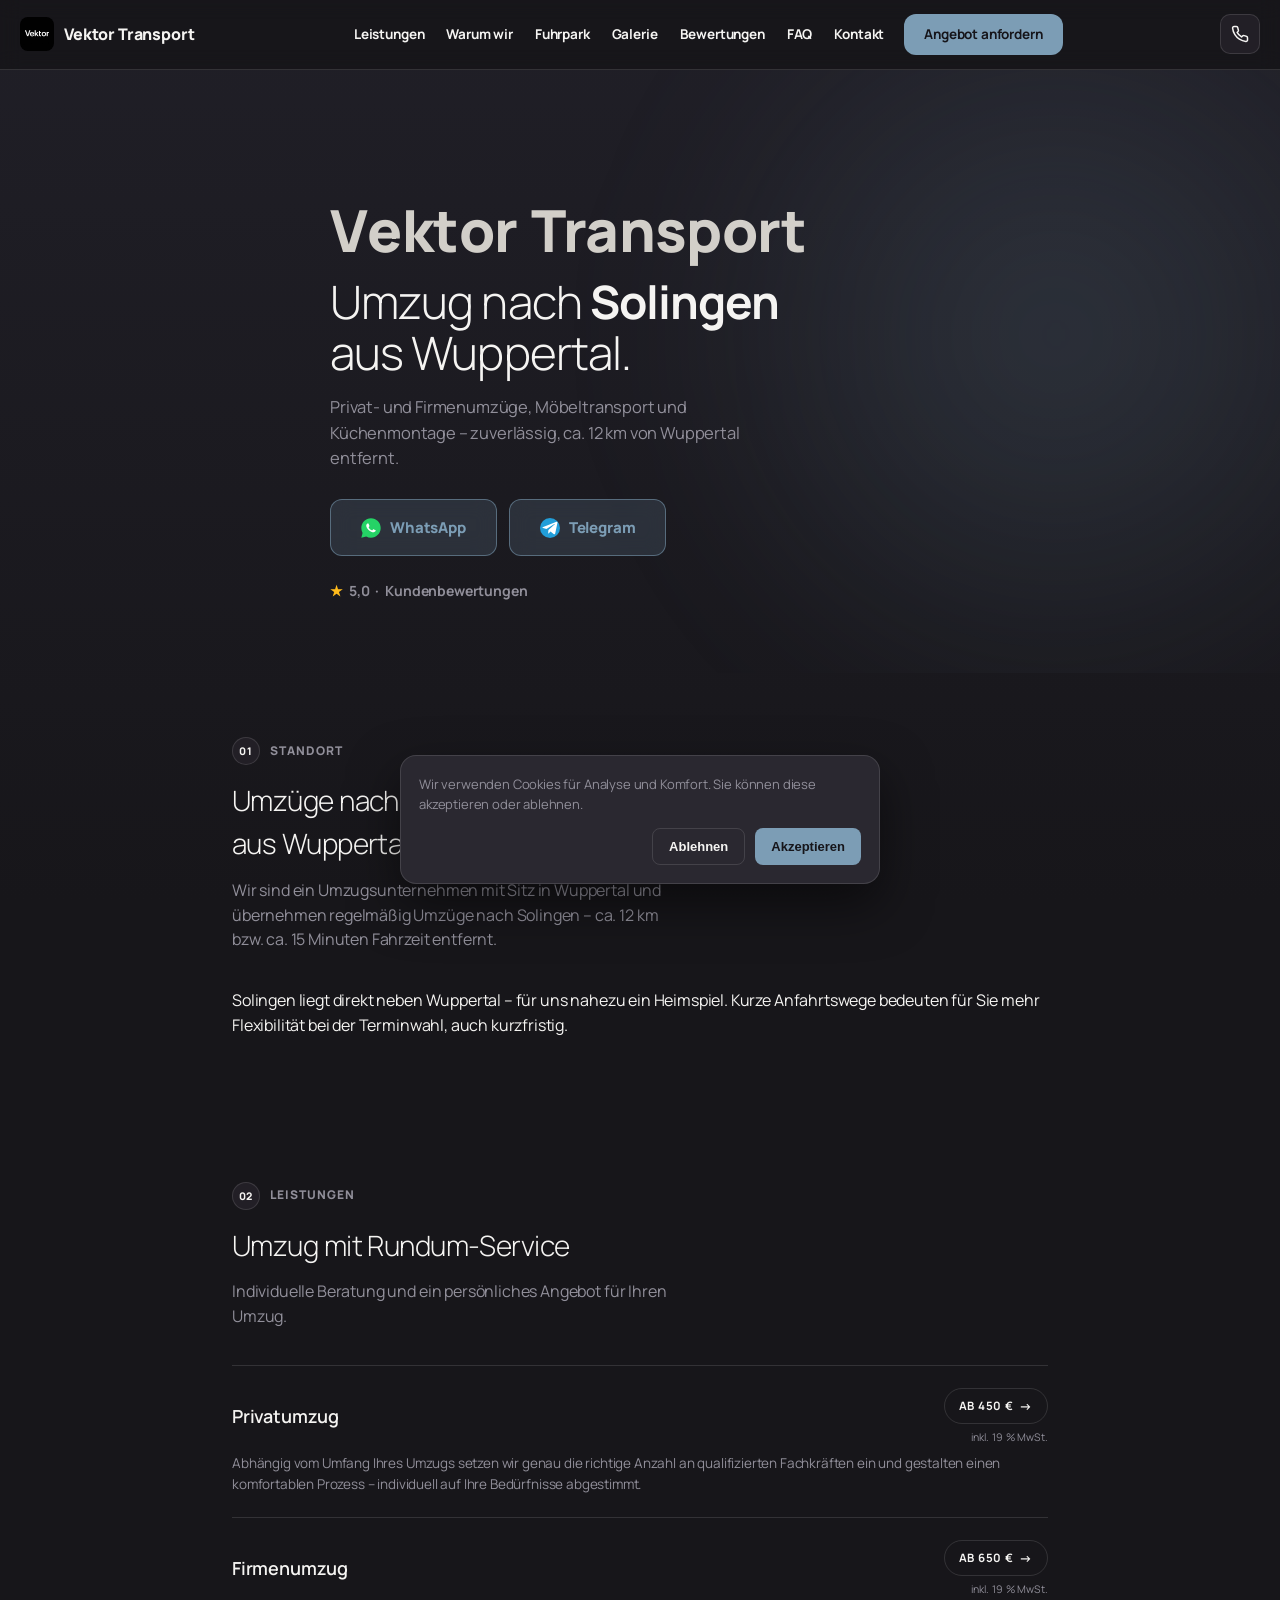
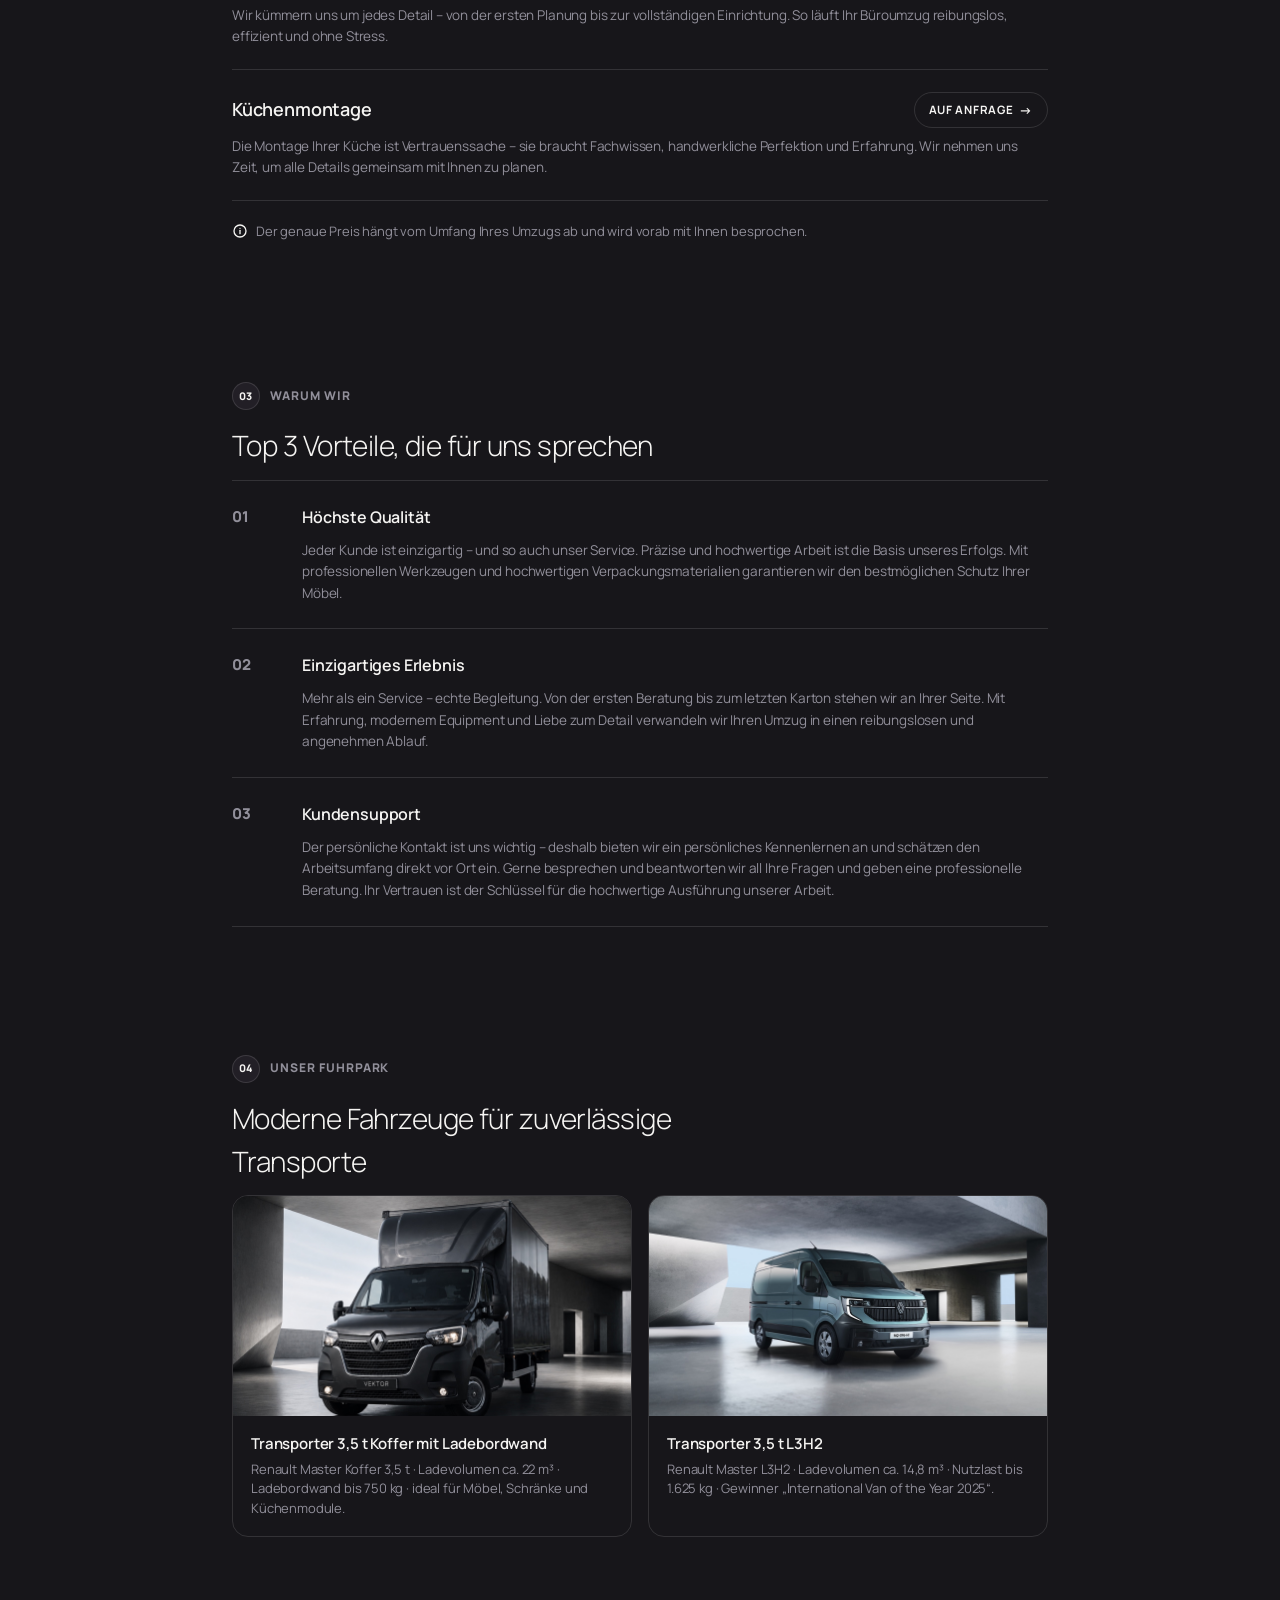
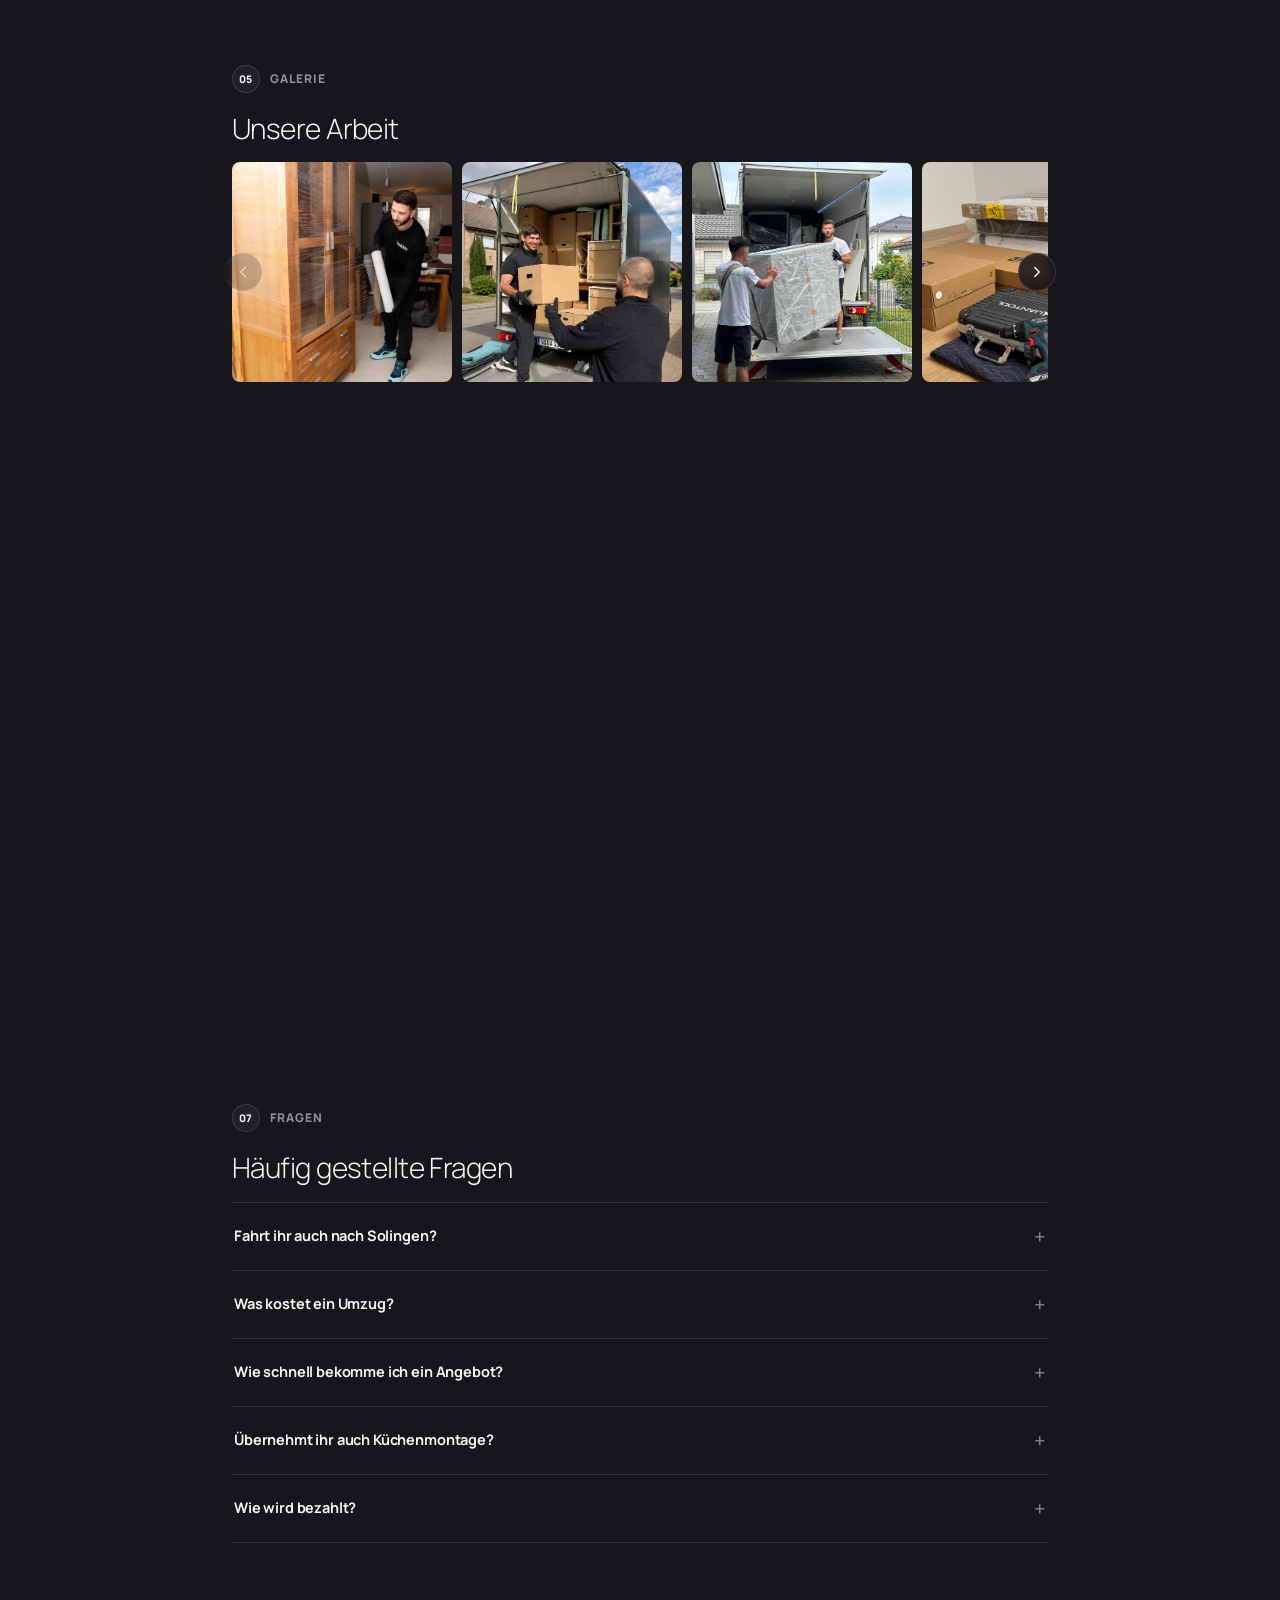
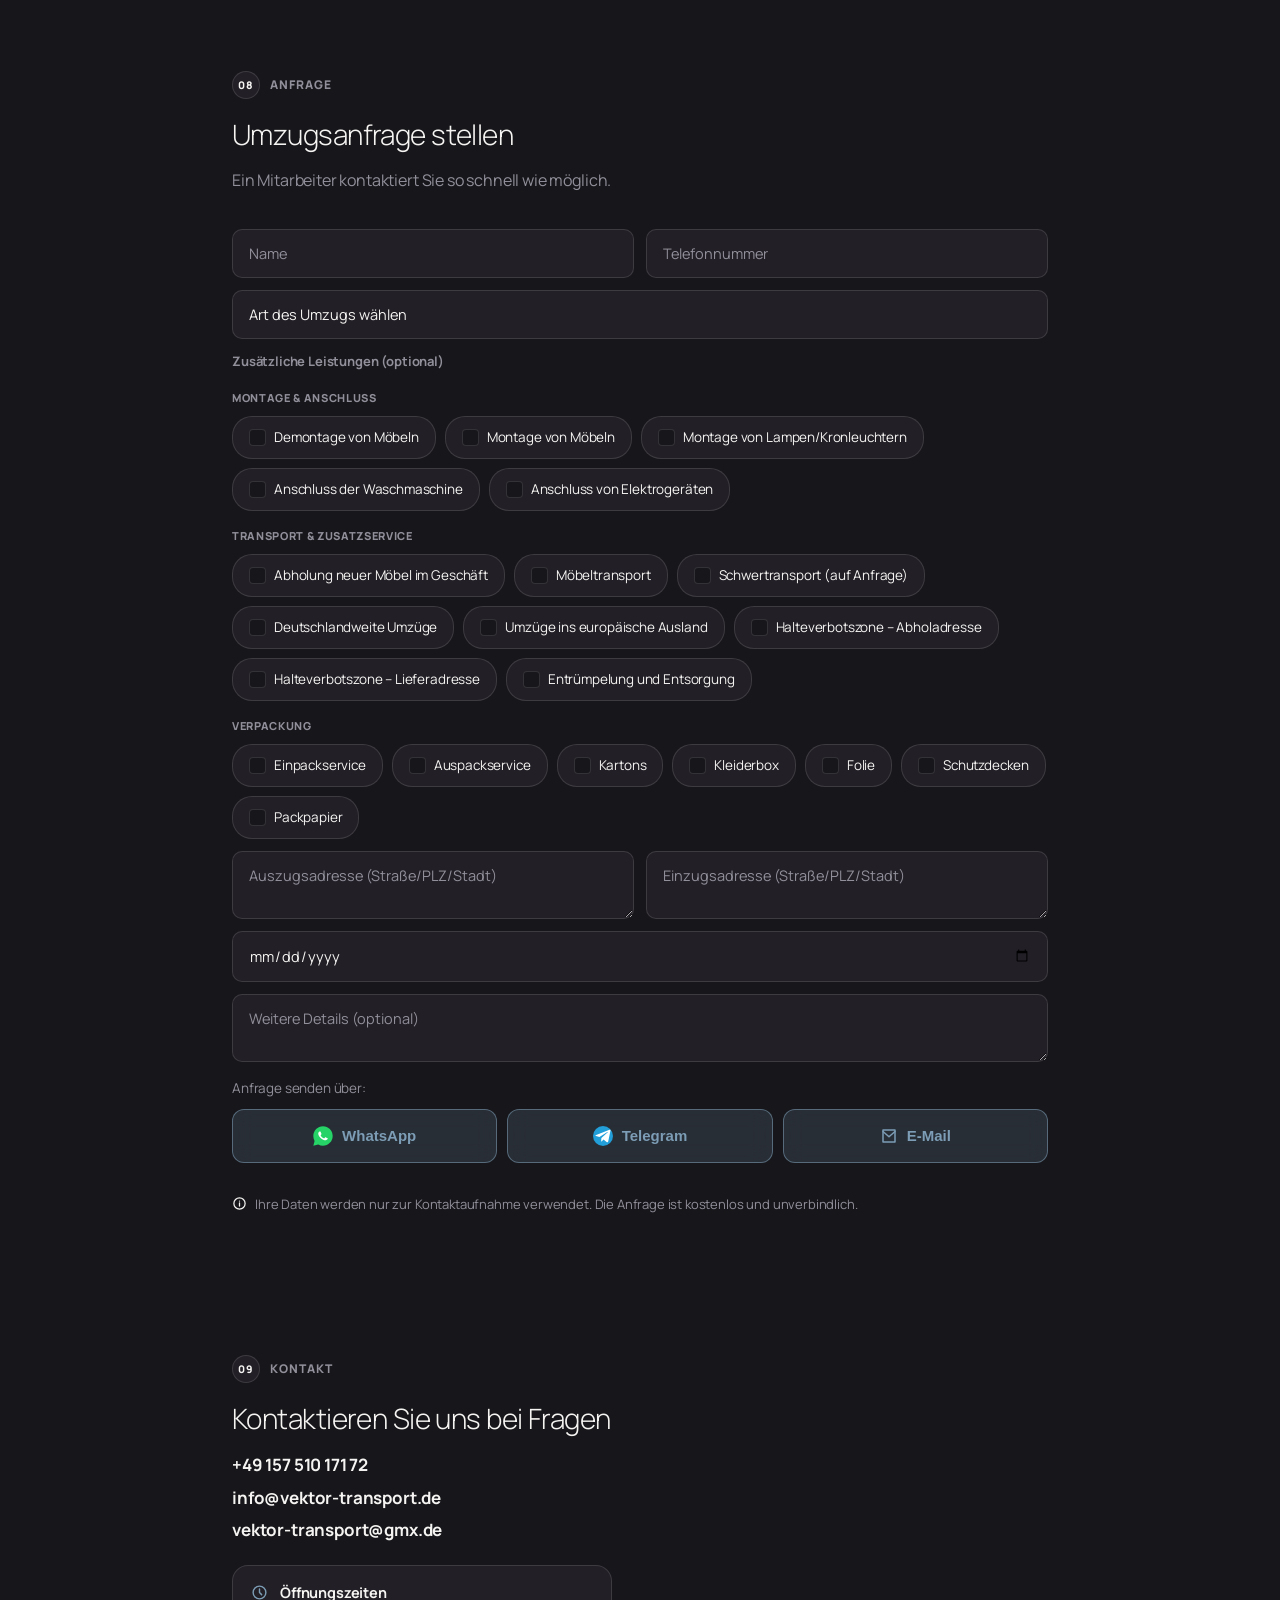
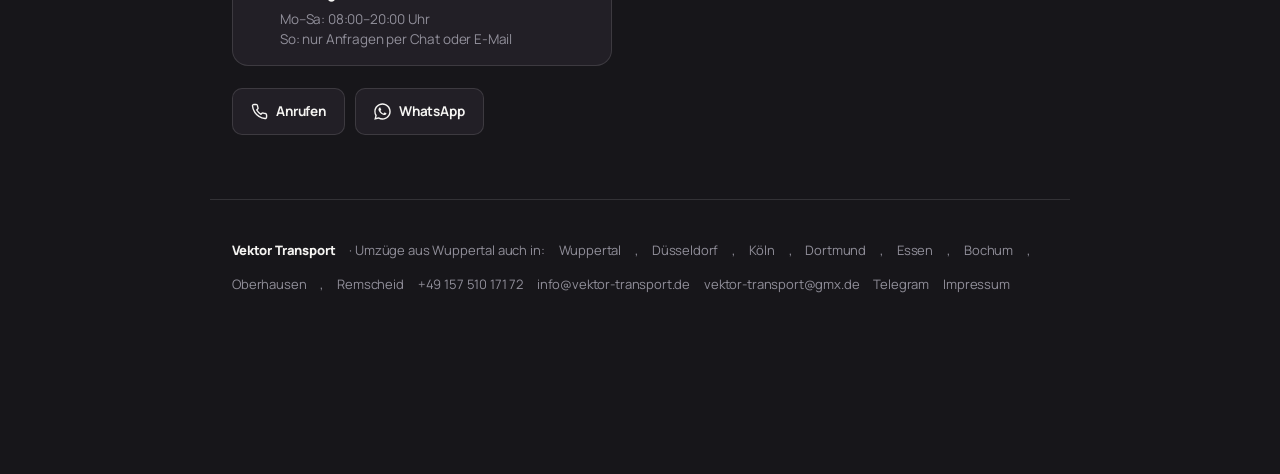
<file: umzug-solingen.html>
<!DOCTYPE html>
<html lang="de">
<head>
  <meta charset="UTF-8" />
  <meta name="viewport" content="width=device-width, initial-scale=1, viewport-fit=cover" />
  <title>Umzug nach Solingen · Vektor Transport aus Wuppertal</title>
  <meta name="description" content="Vektor Transport aus Wuppertal übernimmt Ihren Umzug nach Solingen (ca. 12 km) – Privat- und Firmenumzüge, Küchenmontage und Möbeltransport. Kostenloses Angebot anfragen." />
  <link rel="canonical" href="https://vektor-transport.de/umzug-solingen.html" />
  <meta name="theme-color" content="#1c1b1f" />
  <link rel="icon" type="image/png" href="media/logo.png" />
  <meta property="og:type" content="website" />
  <meta property="og:site_name" content="Vektor Transport" />
  <meta property="og:title" content="Umzug nach Solingen · Vektor Transport" />
  <meta property="og:description" content="Privat- und Firmenumzüge, Küchenmontage und Möbeltransport nach Solingen – aus Wuppertal, ca. 12 km entfernt." />
  <meta property="og:locale" content="de_DE" />
  <meta property="og:image" content="media/logo.png" />
  <link rel="preconnect" href="https://fonts.googleapis.com">
  <link rel="preconnect" href="https://fonts.gstatic.com" crossorigin>
  <link href="https://fonts.googleapis.com/css2?family=Manrope:wght@200;300;400;500;600;700;800&display=swap" rel="stylesheet">
  <link rel="stylesheet" href="style.css?v=46" />
  <script type="application/ld+json">
  {"@context":"https://schema.org","@graph":[
    {"@type":"MovingCompany","@id":"https://vektor-transport.de/#business","name":"Vektor Transport","telephone":"+49 157 510 171 72","priceRange":"€€","currenciesAccepted":"EUR","paymentAccepted":"Bar, Karte, Überweisung","areaServed":[{"@type":"City","name":"Wuppertal"},{"@type":"City","name":"Solingen"}],"address":{"@type":"PostalAddress","addressLocality":"Wuppertal","addressCountry":"DE"},"sameAs":["https://wa.me/4915751017172","https://t.me/VektorTransport"],"makesOffer":[
      {"@type":"Offer","itemOffered":{"@type":"Service","name":"Privatumzug"},"priceCurrency":"EUR","priceSpecification":{"@type":"PriceSpecification","minPrice":450,"priceCurrency":"EUR","valueAddedTaxIncluded":true}},
      {"@type":"Offer","itemOffered":{"@type":"Service","name":"Firmenumzug"},"priceCurrency":"EUR","priceSpecification":{"@type":"PriceSpecification","minPrice":650,"priceCurrency":"EUR","valueAddedTaxIncluded":true}},
      {"@type":"Offer","itemOffered":{"@type":"Service","name":"Küchenmontage"}}
    ]},
    {"@type":"WebSite","@id":"https://vektor-transport.de/#website","name":"Vektor Transport","url":"https://vektor-transport.de/","inLanguage":["de"]},
    {"@type":"FAQPage","mainEntity":[
      {"@type":"Question","name":"Fahrt ihr auch nach Solingen?","acceptedAnswer":{"@type":"Answer","text":"Ja, wir sind in Wuppertal ansässig und übernehmen regelmäßig Umzüge nach Solingen (ca. 12 km, ca. 15 Minuten Fahrzeit) sowie in die weitere Umgebung."}},
      {"@type":"Question","name":"Was kostet ein Umzug?","acceptedAnswer":{"@type":"Answer","text":"Privatumzüge starten ab 450 € (inkl. 19 % MwSt.), Firmenumzüge ab 650 € (inkl. 19 % MwSt.). Küchenmontage berechnen wir individuell auf Anfrage."}},
      {"@type":"Question","name":"Wie schnell bekomme ich ein Angebot?","acceptedAnswer":{"@type":"Answer","text":"In der Regel melden wir uns innerhalb weniger Stunden nach Ihrer Anfrage mit einem unverbindlichen Angebot."}},
      {"@type":"Question","name":"Übernehmt ihr auch Küchenmontage?","acceptedAnswer":{"@type":"Answer","text":"Ja, wir montieren und demontieren Küchen fachgerecht, inklusive Transport bei Bedarf."}},
      {"@type":"Question","name":"Wie wird bezahlt?","acceptedAnswer":{"@type":"Answer","text":"Bar, per Karte oder Überweisung – ganz wie es Ihnen passt."}}
    ]}
  ]}
  </script>
</head>
<body>

<header class="hdr" id="hdr">
    <a href="index.html#top" class="logo"><img class="logo__img" src="media/logo.png" alt="Vektor Transport" width="40" height="40" /><span>Vektor Transport</span></a>
    <nav class="nav" id="nav">
      <a href="#leistungen">Leistungen</a>
      <a href="#warum">Warum wir</a>
      <a href="#fuhrpark">Fuhrpark</a>
      <a href="#galerie">Galerie</a>
      <a href="#bewertungen">Bewertungen</a>
      <a href="#faq">FAQ</a>
      <a href="#kontakt">Kontakt</a>
      <a href="#anfrage" class="nav__cta">Angebot anfordern</a>
    </nav>
    <div class="hdr__right">
      <a class="hdr__call" href="tel:+4915751017172" aria-label="Anrufen">
        <svg viewBox="0 0 24 24" width="18" height="18" fill="none" stroke="currentColor" stroke-width="2" stroke-linecap="round" stroke-linejoin="round"><path d="M22 16.92v3a2 2 0 0 1-2.18 2 19.79 19.79 0 0 1-8.63-3.07 19.5 19.5 0 0 1-6-6 19.79 19.79 0 0 1-3.07-8.67A2 2 0 0 1 4.11 2h3a2 2 0 0 1 2 1.72c.13.96.36 1.9.7 2.81a2 2 0 0 1-.45 2.11L8.09 9.91a16 16 0 0 0 6 6l1.27-1.27a2 2 0 0 1 2.11-.45c.9.34 1.85.57 2.81.7A2 2 0 0 1 22 16.92z"/></svg>
      </a>
      <button class="burger" id="burger" aria-label="Menü" aria-expanded="false"><span></span><span></span><span></span></button>
    </div>
  </header>

  <main>
    <section class="hero" id="top">
      <div class="hero__grid">
        <div class="hero__text">
          <span class="kicker">
            <b class="kicker__title">
              <span class="kicker__word" id="kicker-vektor"><span class="kl">V</span><span class="kl">e</span><span class="kl">k</span><span class="kl">t</span><span class="kl">o</span><span class="kl">r</span></span>
              <span class="kicker__rest">Transport</span>
            </b>
          </span>
          <h1 class="hero__h">Umzug nach <em>Solingen</em><br>aus Wuppertal.</h1>
          <p class="hero__p">Privat- und Firmenumzüge, Möbeltransport und Küchenmontage – zuverlässig, ca. 12 km von Wuppertal entfernt.</p>
          <div class="hero__ctas">
            <a href="https://wa.me/4915751017172" target="_blank" rel="noopener" class="cta cta--wa">
              <svg viewBox="0 0 32 32" width="20" height="20"><path fill="#25D366" d="M16 .5C7.4.5.5 7.4.5 16c0 2.8.7 5.4 2 7.8L.5 31.5l7.9-2c2.3 1.2 4.8 1.9 7.6 1.9 8.6 0 15.5-6.9 15.5-15.5S24.6.5 16 .5z"/><path fill="#fff" d="M23 19.2c-.4-.2-2.3-1.1-2.6-1.3-.3-.1-.6-.2-.9.2-.3.4-1 1.3-1.2 1.5-.2.2-.4.3-.8.1-.4-.2-1.6-.6-3.1-1.9-1.1-1-1.9-2.3-2.1-2.7-.2-.4 0-.6.2-.8l.6-.7c.2-.2.3-.4.4-.6.1-.2 0-.5 0-.7-.1-.2-.9-2.1-1.2-2.9-.3-.8-.6-.7-.9-.7h-.7c-.2 0-.6.1-1 .5-.3.4-1.3 1.3-1.3 3.1s1.3 3.6 1.5 3.9c.2.3 2.6 4 6.3 5.6.9.4 1.6.6 2.1.8.9.3 1.7.2 2.3.1.7-.1 2.3-.9 2.6-1.8.3-.9.3-1.7.2-1.8-.1-.2-.3-.3-.7-.5z"/></svg>
              <span>WhatsApp</span>
            </a>
            <a href="https://t.me/VektorTransport" target="_blank" rel="noopener" class="cta cta--tg">
              <svg viewBox="0 0 24 24" width="20" height="20"><circle cx="12" cy="12" r="12" fill="#229ED9"/><path fill="#fff" d="M9.78 18.65l.28-4.23 7.68-6.92c.34-.31-.07-.46-.52-.19L7.74 13.3 3.64 12c-.88-.25-.89-.86.2-1.3l15.97-6.16c.73-.33 1.43.18 1.15 1.3l-2.72 12.81c-.19.91-.74 1.13-1.5.71l-4.14-3.05-2 1.93c-.23.23-.42.42-.83.42z"/></svg>
              <span>Telegram</span>
            </a>
          </div>
          <div class="trust">
            <a href="#bewertungen" class="trust-rate js-go"><span class="star">★</span> <b>5,0</b> · <span>Kundenbewertungen</span></a>
          </div>
        </div>
      </div>
      <a href="#leistungen" class="scroll-hint" aria-label="Mehr sehen">
        <svg viewBox="0 0 24 24" width="22" height="22" fill="none" stroke="currentColor" stroke-width="2" stroke-linecap="round" stroke-linejoin="round"><path d="M6 9l6 6 6-6"/></svg>
      </a>
    </section>

    <section class="sec reveal" id="region">
      <span class="eyebrow">Standort</span>
      <h2 class="h2">Umzüge nach Solingen – zuverlässig aus Wuppertal</h2>
      <p class="section-lead">Wir sind ein Umzugsunternehmen mit Sitz in Wuppertal und übernehmen regelmäßig Umzüge nach Solingen – ca. 12 km bzw. ca. 15 Minuten Fahrzeit entfernt.</p>
      <p>Solingen liegt direkt neben Wuppertal – für uns nahezu ein Heimspiel. Kurze Anfahrtswege bedeuten für Sie mehr Flexibilität bei der Terminwahl, auch kurzfristig.</p>
    </section>

    <section class="sec reveal" id="leistungen">
      <span class="eyebrow">Leistungen</span>
      <h2 class="h2">Umzug mit Rundum-Service</h2>
      <p class="section-lead">Individuelle Beratung und ein persönliches Angebot für Ihren Umzug.</p>
      <div class="slist">
        <div class="scard">
          <div class="scard__t">Privatumzug</div>
          <div class="scard__price">
            <a href="#anfrage" class="scard__p js-go" data-service="Privatumzug">ab 450 €</a>
            <span class="scard__vat">inkl. 19 % MwSt.</span>
          </div>
          <div class="scard__d">Abhängig vom Umfang Ihres Umzugs setzen wir genau die richtige Anzahl an qualifizierten Fachkräften ein und gestalten einen komfortablen Prozess – individuell auf Ihre Bedürfnisse abgestimmt.</div>
        </div>
        <div class="scard">
          <div class="scard__t">Firmenumzug</div>
          <div class="scard__price">
            <a href="#anfrage" class="scard__p js-go" data-service="Firmenumzug">ab 650 €</a>
            <span class="scard__vat">inkl. 19 % MwSt.</span>
          </div>
          <div class="scard__d">Wir kümmern uns um jedes Detail – von der ersten Planung bis zur vollständigen Einrichtung. So läuft Ihr Büroumzug reibungslos, effizient und ohne Stress.</div>
        </div>
        <div class="scard">
          <div class="scard__t">Küchenmontage</div>
          <a href="#anfrage" class="scard__p js-go" data-service="Küchenmontage">auf Anfrage</a>
          <div class="scard__d">Die Montage Ihrer Küche ist Vertrauenssache – sie braucht Fachwissen, handwerkliche Perfektion und Erfahrung. Wir nehmen uns Zeit, um alle Details gemeinsam mit Ihnen zu planen.</div>
        </div>
      </div>
      <p class="note note--info">
        <svg class="note__ic" viewBox="0 0 24 24" width="16" height="16" fill="none" stroke="currentColor" stroke-width="2" stroke-linecap="round" stroke-linejoin="round" aria-hidden="true"><circle cx="12" cy="12" r="9"/><path d="M12 11v5"/><path d="M12 8h.01"/></svg>
        <span>Der genaue Preis hängt vom Umfang Ihres Umzugs ab und wird vorab mit Ihnen besprochen.</span>
      </p>
    </section>

    <section class="sec reveal" id="warum">
      <span class="eyebrow">Warum wir</span>
      <h2 class="h2">Top 3 Vorteile, die für uns sprechen</h2>
      <div class="why-grid">
        <div class="why-card">
          <div class="why-num">01</div>
          <div class="why-t">Höchste Qualität</div>
          <div class="why-d">Jeder Kunde ist einzigartig – und so auch unser Service. Präzise und hochwertige Arbeit ist die Basis unseres Erfolgs. Mit professionellen Werkzeugen und hochwertigen Verpackungsmaterialien garantieren wir den bestmöglichen Schutz Ihrer Möbel.</div>
        </div>
        <div class="why-card">
          <div class="why-num">02</div>
          <div class="why-t">Einzigartiges Erlebnis</div>
          <div class="why-d">Mehr als ein Service – echte Begleitung. Von der ersten Beratung bis zum letzten Karton stehen wir an Ihrer Seite. Mit Erfahrung, modernem Equipment und Liebe zum Detail verwandeln wir Ihren Umzug in einen reibungslosen und angenehmen Ablauf.</div>
        </div>
        <div class="why-card">
          <div class="why-num">03</div>
          <div class="why-t">Kundensupport</div>
          <div class="why-d">Der persönliche Kontakt ist uns wichtig – deshalb bieten wir ein persönliches Kennenlernen an und schätzen den Arbeitsumfang direkt vor Ort ein. Gerne besprechen und beantworten wir all Ihre Fragen und geben eine professionelle Beratung. Ihr Vertrauen ist der Schlüssel für die hochwertige Ausführung unserer Arbeit.</div>
        </div>
      </div>
    </section>

    <section class="sec reveal" id="fuhrpark">
      <span class="eyebrow">Unser Fuhrpark</span>
      <h2 class="h2">Moderne Fahrzeuge für zuverlässige Transporte</h2>
      <div class="fleet-grid">
        <div class="fleet-card">
          <div class="fleet-card__visual">
            <img src="media/van-koffer.jpg" alt="Renault Master Koffer 3,5 t mit Ladebordwand – Vektor Transport" loading="lazy" />
          </div>
          <div class="fleet-t">Transporter 3,5 t Koffer mit Ladebordwand</div>
          <div class="fleet-d">Renault Master Koffer 3,5 t · Ladevolumen ca. 22 m³ · Ladebordwand bis 750 kg · ideal für Möbel, Schränke und Küchenmodule.</div>
        </div>
        <div class="fleet-card">
          <div class="fleet-card__visual">
            <img src="media/van-l3h2.jpg" alt="Renault Master L3H2 – Vektor Transport" loading="lazy" />
          </div>
          <div class="fleet-t">Transporter 3,5 t L3H2</div>
          <div class="fleet-d">Renault Master L3H2 · Ladevolumen ca. 14,8 m³ · Nutzlast bis 1.625 kg · Gewinner „International Van of the Year 2025“.</div>
        </div>
      </div>
    </section>

    <section class="sec reveal" id="galerie">
      <span class="eyebrow">Galerie</span>
      <h2 class="h2">Unsere Arbeit</h2>
      <div class="carousel">
        <button class="carousel__arrow carousel__arrow--prev" id="feed-prev" aria-label="Zurück">
          <svg viewBox="0 0 24 24" width="18" height="18" fill="none" stroke="currentColor" stroke-width="2" stroke-linecap="round" stroke-linejoin="round"><path d="M15 18l-6-6 6-6"/></svg>
        </button>
        <div class="feed" id="feed">
          <img src="media/work-7.jpg?v=1" alt="Vektor Transport – Möbelschutz" loading="lazy" />
          <img src="media/work-6.jpg?v=1" alt="Vektor Transport – Beladung" loading="lazy" />
          <img src="media/work-1.jpg?v=3" alt="Vektor Transport – Möbeltransport" loading="lazy" />
          <img src="media/work-2.jpg?v=2" alt="Vektor Transport – Möbelmontage" loading="lazy" />
          <img src="media/work-3.jpg?v=3" alt="Vektor Transport – Umzugswagen" loading="lazy" />
          <img src="media/work-4.jpg?v=1" alt="Vektor Transport – Anlieferung" loading="lazy" />
          <img src="media/work-5.jpg?v=1" alt="Vektor Transport – Kühlschranktransport" loading="lazy" />
        </div>
        <button class="carousel__arrow carousel__arrow--next" id="feed-next" aria-label="Weiter">
          <svg viewBox="0 0 24 24" width="18" height="18" fill="none" stroke="currentColor" stroke-width="2" stroke-linecap="round" stroke-linejoin="round"><path d="M9 18l6-6-6-6"/></svg>
        </button>
      </div>
    </section>

    <section class="sec reveal" id="bewertungen">
      <span class="eyebrow">Bewertungen</span>
      <h2 class="h2">Über 200 Bewertungen von zufriedenen Kunden</h2>
      <div class="rev-head">
        <div class="rev-score"><span>5,0</span><span class="rev-stars">★★★★★</span></div>
        <div class="rev-meta">
          <span>Basierend auf Kundenbewertungen auf</span>
          <span class="brand-row">
            <svg class="brand-google" viewBox="0 0 24 24" width="21" height="21" aria-label="Google"><path fill="#4285F4" d="M22.56 12.25c0-.78-.07-1.53-.2-2.25H12v4.26h5.92a5.06 5.06 0 0 1-2.2 3.32v2.77h3.57c2.08-1.92 3.27-4.74 3.27-8.1z"/><path fill="#34A853" d="M12 23c2.97 0 5.46-.98 7.28-2.66l-3.57-2.77c-.98.66-2.23 1.06-3.71 1.06-2.86 0-5.29-1.93-6.16-4.53H2.18v2.84A11 11 0 0 0 12 23z"/><path fill="#FBBC05" d="M5.84 14.1a6.6 6.6 0 0 1 0-4.2V7.06H2.18a11 11 0 0 0 0 9.88l3.66-2.84z"/><path fill="#EA4335" d="M12 5.38c1.62 0 3.06.56 4.21 1.64l3.15-3.15C17.45 2.09 14.97 1 12 1 7.7 1 3.99 3.47 2.18 7.06l3.66 2.84C6.71 7.31 9.14 5.38 12 5.38z"/></svg>
            <span class="brand-sep">&amp;</span>
            <span class="brand-check24-badge">
              <svg class="brand-check24" viewBox="0 0 130 32" width="78" height="19" aria-label="Check24"><text x="0" y="22" font-family="Manrope, sans-serif" font-weight="800" font-size="21" fill="#022D94">CHECK24</text><path d="M100 26c6 5 20 5 26 0" fill="none" stroke="#022D94" stroke-width="2" stroke-linecap="round"/><path d="M121 22l5 1.5-1 5" fill="none" stroke="#022D94" stroke-width="2" stroke-linecap="round" stroke-linejoin="round"/></svg>
            </span>
          </span>
        </div>
      </div>
      <div class="carousel">
        <button class="carousel__arrow carousel__arrow--prev" id="rev-prev" aria-label="Zurück">
          <svg viewBox="0 0 24 24" width="18" height="18" fill="none" stroke="currentColor" stroke-width="2" stroke-linecap="round" stroke-linejoin="round"><path d="M15 18l-6-6 6-6"/></svg>
        </button>
        <div class="reviews" id="reviews-list">
        <div class="review">
          <div class="review__head"><b>Patric H.</b><span class="rev-stars">★★★★★</span></div>
          <p>Von der ersten Kontaktaufnahme bis zum letzten Karton lief alles perfekt … Das Team war pünktlich, extrem sorgfältig … Die Jungs haben wirklich richtig gute Arbeit geleistet – schnell, zuverlässig und mit einer top Organisation. Preis-Leistung ist absolut fair.</p>
        </div>
        <div class="review">
          <div class="review__head"><b>Kathrin I.</b><span class="rev-stars">★★★★★</span></div>
          <p>Ein top Umzugsunternehmen, welches ich wärmstens empfehlen kann. Vom freundlichen und professionellen Erstkontakt bis zum Abschluss des Umzuges eine rundum positive Erfahrung. Es ist der allererste Umzug, bei dem wirklich überhaupt nichts kaputt gegangen ist – es wurde sogar noch eine vorher defekte Pax-Schublade repariert. Vielen Dank nochmal!</p>
        </div>
        <div class="review">
          <div class="review__head"><b>David K.</b><span class="rev-stars">★★★★★</span></div>
          <p>Das Team hat den Umzug super gemacht, alles sehr schnell ab- und aufgebaut. Alle im Team waren super nett, kommunikativ und gewissenhaft. Wir werden euch mit gutem Gewissen weiterempfehlen!</p>
        </div>
        <div class="review">
          <div class="review__head"><b>Weronika S.</b><span class="rev-stars">★★★★★</span></div>
          <p>Top Umzugsunternehmen! Die Kommunikation war schnell und zuverlässig, das Team professionell und sorgfältig. Der gesamte Ablauf war einfach und reibungslos. Absolut empfehlenswert!</p>
        </div>
        <div class="review">
          <div class="review__head"><b>Caio A.</b><span class="rev-stars">★★★★★</span></div>
          <p>Wir sind sehr zufrieden mit Vektor Transport. Der Service war sehr schnell und professionell, zu einem guten Preis. Die Mitarbeiter sind alle sehr freundlich und hilfsbereit. Wir können ihren Service auf jeden Fall weiterempfehlen.</p>
        </div>
        <div class="review">
          <div class="review__head"><b>Jennifer J.</b><span class="rev-stars">★★★★★</span></div>
          <p>Das Unternehmen sowie die Mitarbeiter sind super freundlich, strukturiert und verlässlich. Die Arbeit war nicht nur schnell, sondern auch sauber erledigt. Herzlichen Dank für eure tolle Arbeit!</p>
        </div>
        <div class="review">
          <div class="review__head"><b>Kristina P.</b><span class="rev-stars">★★★★★</span></div>
          <p>Sehr netter und zuverlässiger Kontakt. Reibungsloser Umzug. Pünktlich und zuverlässig vor Ort. Alle Möbel wurden entsprechend geschützt und verpackt. Kann ich nur empfehlen und würde jederzeit wieder beauftragen.</p>
        </div>
        <div class="review">
          <div class="review__head"><b>Timo K.</b><span class="rev-stars">★★★★★</span></div>
          <p>Super freundliches und professionelles Team, sehr sorgfältige Arbeit. Küche wurde perfekt an die neuen Platzverhältnisse angepasst.</p>
        </div>
        </div>
        <button class="carousel__arrow carousel__arrow--next" id="rev-next" aria-label="Weiter">
          <svg viewBox="0 0 24 24" width="18" height="18" fill="none" stroke="currentColor" stroke-width="2" stroke-linecap="round" stroke-linejoin="round"><path d="M9 18l6-6-6-6"/></svg>
        </button>
      </div>
      <a class="btn-ghost" id="rev-link" href="https://maps.app.goo.gl/x3Mh6PCi1fQFDinu8" target="_blank" rel="noopener">Alle Bewertungen ansehen</a>
    </section>

    <section class="sec reveal" id="faq">
      <span class="eyebrow">Fragen</span>
      <h2 class="h2">Häufig gestellte Fragen</h2>
      <div class="faq-list" id="faq-list">
        <div class="faq-item"><div class="faq-q"><span>Fahrt ihr auch nach Solingen?</span></div><div class="faq-a"><p>Ja, wir sind in Wuppertal ansässig und übernehmen regelmäßig Umzüge nach Solingen (ca. 12 km, ca. 15 Minuten Fahrzeit) sowie in die weitere Umgebung.</p></div></div>
        <div class="faq-item"><div class="faq-q"><span>Was kostet ein Umzug?</span></div><div class="faq-a"><p>Privatumzüge starten ab 450 € (inkl. 19 % MwSt.), Firmenumzüge ab 650 € (inkl. 19 % MwSt.). Küchenmontage berechnen wir individuell auf Anfrage. Der genaue Preis hängt vom Umfang ab und wird vorab besprochen.</p></div></div>
        <div class="faq-item"><div class="faq-q"><span>Wie schnell bekomme ich ein Angebot?</span></div><div class="faq-a"><p>In der Regel melden wir uns innerhalb weniger Stunden nach Ihrer Anfrage mit einem unverbindlichen Angebot.</p></div></div>
        <div class="faq-item"><div class="faq-q"><span>Übernehmt ihr auch Küchenmontage?</span></div><div class="faq-a"><p>Ja, wir montieren und demontieren Küchen fachgerecht, inklusive Transport bei Bedarf.</p></div></div>
        <div class="faq-item"><div class="faq-q"><span>Wie wird bezahlt?</span></div><div class="faq-a"><p>Bar, per Karte oder Überweisung – ganz wie es Ihnen passt.</p></div></div>
      </div>
    </section>

    <section class="sec reveal" id="anfrage">
      <span class="eyebrow">Anfrage</span>
      <h2 class="h2">Umzugsanfrage stellen</h2>
      <p class="section-lead">Ein Mitarbeiter kontaktiert Sie so schnell wie möglich.</p>
      <form class="req-form" id="req-form">
        <div class="req-row">
          <input class="field" type="text" name="name" placeholder="Name" required />
          <input class="field" type="tel" name="phone" placeholder="Telefonnummer" required />
        </div>
        <select class="field select" name="service" required>
          <option value="">Art des Umzugs wählen</option>
          <option value="Privatumzug">Privatumzug</option>
          <option value="Firmenumzug">Firmenumzug</option>
          <option value="Küchenmontage">Küchenmontage</option>
          <option value="Sonstiges">Sonstiges</option>
        </select>

        <div class="req-extras">
          <span class="req-extras__label">Zusätzliche Leistungen (optional)</span>

          <span class="req-extras__group">Montage &amp; Anschluss</span>
          <div class="extras-grid">
            <label class="extra-chip">
              <input type="checkbox" name="extras" value="Demontage von Möbeln" />
              <span>Demontage von Möbeln</span>
            </label>
            <label class="extra-chip">
              <input type="checkbox" name="extras" value="Montage von Möbeln" />
              <span>Montage von Möbeln</span>
            </label>
            <label class="extra-chip" id="lamp-chip">
              <input type="checkbox" name="extras" value="Montage von Lampen/Kronleuchtern" id="lamp-check" />
              <span>Montage von Lampen/Kronleuchtern</span>
            </label>
            <label class="extra-chip">
              <input type="checkbox" name="extras" value="Anschluss der Waschmaschine" />
              <span>Anschluss der Waschmaschine</span>
            </label>
            <label class="extra-chip">
              <input type="checkbox" name="extras" value="Anschluss von Elektrogeräten" />
              <span>Anschluss von Elektrogeräten</span>
            </label>
          </div>
          <div class="extra-qty is-hidden" id="lamp-qty-row">
            <span class="extra-qty__label">Anzahl Lampen/Kronleuchter</span>
            <input class="field extra-qty__input" type="number" name="lamp_qty" min="1" max="20" value="1" />
          </div>

          <span class="req-extras__group">Transport &amp; Zusatzservice</span>
          <div class="extras-grid">
            <label class="extra-chip">
              <input type="checkbox" name="extras" value="Möbelabholung im Geschäft" />
              <span>Abholung neuer Möbel im Geschäft</span>
            </label>
            <label class="extra-chip">
              <input type="checkbox" name="extras" value="Möbeltransport" />
              <span>Möbeltransport</span>
            </label>
            <label class="extra-chip">
              <input type="checkbox" name="extras" value="Schwertransport" />
              <span>Schwertransport (auf Anfrage)</span>
            </label>
            <label class="extra-chip">
              <input type="checkbox" name="extras" value="Deutschlandweite Umzüge" />
              <span>Deutschlandweite Umzüge</span>
            </label>
            <label class="extra-chip">
              <input type="checkbox" name="extras" value="Umzüge ins europäische Ausland" />
              <span>Umzüge ins europäische Ausland</span>
            </label>
            <label class="extra-chip">
              <input type="checkbox" name="extras" value="Halteverbotszone Abholadresse" />
              <span>Halteverbotszone – Abholadresse</span>
            </label>
            <label class="extra-chip">
              <input type="checkbox" name="extras" value="Halteverbotszone Lieferadresse" />
              <span>Halteverbotszone – Lieferadresse</span>
            </label>
            <label class="extra-chip">
              <input type="checkbox" name="extras" value="Entrümpelung und Entsorgung" />
              <span>Entrümpelung und Entsorgung</span>
            </label>
          </div>

          <span class="req-extras__group">Verpackung</span>
          <div class="extras-grid">
            <label class="extra-chip">
              <input type="checkbox" name="extras" value="Einpackservice" />
              <span>Einpackservice</span>
            </label>
            <label class="extra-chip">
              <input type="checkbox" name="extras" value="Auspackservice" />
              <span>Auspackservice</span>
            </label>
            <label class="extra-chip" id="kartons-chip">
              <input type="checkbox" name="extras" value="Kartons" id="kartons-check" />
              <span>Kartons</span>
            </label>
            <label class="extra-chip" id="kleiderbox-chip">
              <input type="checkbox" name="extras" value="Kleiderbox" id="kleiderbox-check" />
              <span>Kleiderbox</span>
            </label>
            <label class="extra-chip">
              <input type="checkbox" name="extras" value="Folie" />
              <span>Folie</span>
            </label>
            <label class="extra-chip">
              <input type="checkbox" name="extras" value="Schutzdecken" />
              <span>Schutzdecken</span>
            </label>
            <label class="extra-chip">
              <input type="checkbox" name="extras" value="Packpapier" />
              <span>Packpapier</span>
            </label>
          </div>
          <div class="extra-qty is-hidden" id="kartons-qty-row">
            <span class="extra-qty__label">Anzahl Kartons</span>
            <input class="field extra-qty__input" type="number" name="kartons_qty" min="1" max="200" value="10" />
          </div>
          <div class="extra-qty is-hidden" id="kleiderbox-qty-row">
            <span class="extra-qty__label">Anzahl Kleiderboxen</span>
            <input class="field extra-qty__input" type="number" name="kleiderbox_qty" min="1" max="50" value="1" />
          </div>
          </div>
        </div>

        <div class="req-row">
          <textarea class="field" name="from" rows="2" placeholder="Auszugsadresse (Straße/PLZ/Stadt)"></textarea>
          <textarea class="field" name="to" rows="2" placeholder="Einzugsadresse (Straße/PLZ/Stadt)"></textarea>
        </div>
        <input class="field" type="date" name="date" />
        <textarea class="field" name="comment" rows="2" placeholder="Weitere Details (optional)"></textarea>
        <div class="req-send">
          <span class="req-send__label">Anfrage senden über:</span>
          <div class="req-send__row">
            <button type="button" class="cta cta--wa" data-channel="whatsapp">
              <svg viewBox="0 0 32 32" width="20" height="20"><path fill="#25D366" d="M16 .5C7.4.5.5 7.4.5 16c0 2.8.7 5.4 2 7.8L.5 31.5l7.9-2c2.3 1.2 4.8 1.9 7.6 1.9 8.6 0 15.5-6.9 15.5-15.5S24.6.5 16 .5z"/><path fill="#fff" d="M23 19.2c-.4-.2-2.3-1.1-2.6-1.3-.3-.1-.6-.2-.9.2-.3.4-1 1.3-1.2 1.5-.2.2-.4.3-.8.1-.4-.2-1.6-.6-3.1-1.9-1.1-1-1.9-2.3-2.1-2.7-.2-.4 0-.6.2-.8l.6-.7c.2-.2.3-.4.4-.6.1-.2 0-.5 0-.7-.1-.2-.9-2.1-1.2-2.9-.3-.8-.6-.7-.9-.7h-.7c-.2 0-.6.1-1 .5-.3.4-1.3 1.3-1.3 3.1s1.3 3.6 1.5 3.9c.2.3 2.6 4 6.3 5.6.9.4 1.6.6 2.1.8.9.3 1.7.2 2.3.1.7-.1 2.3-.9 2.6-1.8.3-.9.3-1.7.2-1.8-.1-.2-.3-.3-.7-.5z"/></svg>
              <span>WhatsApp</span>
            </button>
            <button type="button" class="cta cta--tg" data-channel="telegram">
              <svg viewBox="0 0 24 24" width="20" height="20"><circle cx="12" cy="12" r="12" fill="#229ED9"/><path fill="#fff" d="M9.78 18.65l.28-4.23 7.68-6.92c.34-.31-.07-.46-.52-.19L7.74 13.3 3.64 12c-.88-.25-.89-.86.2-1.3l15.97-6.16c.73-.33 1.43.18 1.15 1.3l-2.72 12.81c-.19.91-.74 1.13-1.5.71l-4.14-3.05-2 1.93c-.23.23-.42.42-.83.42z"/></svg>
              <span>Telegram</span>
            </button>
            <button type="button" class="cta cta--mail" data-channel="email">
              <svg viewBox="0 0 24 24" width="18" height="18" fill="none" stroke="currentColor" stroke-width="2" stroke-linecap="round" stroke-linejoin="round" aria-hidden="true"><path d="M4 4h16v16H4z"/><path d="M4 6l8 7 8-7"/></svg>
              <span>E-Mail</span>
            </button>
          </div>
        </div>
        <p class="err is-hidden" id="req-error"></p>
        <p class="reassure reassure--info">
          <svg class="note__ic" viewBox="0 0 24 24" width="15" height="15" fill="none" stroke="currentColor" stroke-width="2" stroke-linecap="round" stroke-linejoin="round" aria-hidden="true"><circle cx="12" cy="12" r="9"/><path d="M12 11v5"/><path d="M12 8h.01"/></svg>
          <span>Ihre Daten werden nur zur Kontaktaufnahme verwendet. Die Anfrage ist kostenlos und unverbindlich.</span>
        </p>
      </form>
      <div class="done is-hidden" id="req-done">
        <div class="done__ring"><svg viewBox="0 0 24 24" width="34" height="34" fill="none" stroke="currentColor" stroke-width="2.5" stroke-linecap="round" stroke-linejoin="round"><path d="M20 6L9 17l-5-5"/></svg></div>
        <h3>Vielen Dank!</h3>
        <p>Ihre Anfrage wurde erfolgreich gesendet. Wir melden uns kurzfristig bei Ihnen.</p>
      </div>
    </section>

    <section class="sec reveal" id="kontakt">
      <span class="eyebrow">Kontakt</span>
      <h2 class="h2">Kontaktieren Sie uns bei Fragen</h2>
      <div class="contact-block">
        <a href="tel:+4915751017172">+49 157 510 171 72</a>
        <a href="mailto:info@vektor-transport.de">info@vektor-transport.de</a>
        <a href="mailto:vektor-transport@gmx.de">vektor-transport@gmx.de</a>
      </div>
      <div class="hours-block">
        <svg viewBox="0 0 24 24" width="17" height="17" fill="none" stroke="currentColor" stroke-width="2" stroke-linecap="round" stroke-linejoin="round" aria-hidden="true"><circle cx="12" cy="12" r="9"/><path d="M12 7v5l3 3"/></svg>
        <div>
          <span class="hours-block__t">Öffnungszeiten</span>
          <span class="hours-block__d">Mo–Sa: 08:00–20:00 Uhr</span>
          <span class="hours-block__d">So: nur Anfragen per Chat oder E-Mail</span>
        </div>
      </div>
      <div class="loc-actions">
        <a class="btn-ghost" href="tel:+4915751017172">
          <svg viewBox="0 0 24 24" width="17" height="17" fill="none" stroke="currentColor" stroke-width="2" stroke-linecap="round" stroke-linejoin="round" aria-hidden="true"><path d="M22 16.92v3a2 2 0 0 1-2.18 2 19.79 19.79 0 0 1-8.63-3.07 19.5 19.5 0 0 1-6-6 19.79 19.79 0 0 1-3.07-8.67A2 2 0 0 1 4.11 2h3a2 2 0 0 1 2 1.72c.13.96.36 1.9.7 2.81a2 2 0 0 1-.45 2.11L8.09 9.91a16 16 0 0 0 6 6l1.27-1.27a2 2 0 0 1 2.11-.45c.9.34 1.85.57 2.81.7A2 2 0 0 1 22 16.92z"/></svg>
          <span>Anrufen</span>
        </a>
        <a class="btn-ghost" href="https://wa.me/4915751017172" target="_blank" rel="noopener">
          <svg viewBox="0 0 32 32" width="17" height="17" fill="currentColor"><path d="M16 .5C7.4.5.5 7.4.5 16c0 2.8.7 5.4 2 7.8L.5 31.5l7.9-2c2.3 1.2 4.8 1.9 7.6 1.9 8.6 0 15.5-6.9 15.5-15.5S24.6.5 16 .5zm0 28.3c-2.5 0-4.8-.7-6.8-1.8l-.5-.3-4.7 1.2 1.3-4.6-.3-.5a12.7 12.7 0 0 1-2-6.8C3.2 8.9 8.9 3.2 16 3.2S28.8 8.9 28.8 16 23.1 28.8 16 28.8zm7-9.6c-.4-.2-2.3-1.1-2.6-1.3-.3-.1-.6-.2-.9.2-.3.4-1 1.3-1.2 1.5-.2.2-.4.3-.8.1-.4-.2-1.6-.6-3.1-1.9-1.1-1-1.9-2.3-2.1-2.7-.2-.4 0-.6.2-.8l.6-.7c.2-.2.3-.4.4-.6.1-.2 0-.5 0-.7-.1-.2-.9-2.1-1.2-2.9-.3-.8-.6-.7-.9-.7h-.7c-.2 0-.6.1-1 .5-.3.4-1.3 1.3-1.3 3.1s1.3 3.6 1.5 3.9c.2.3 2.6 4 6.3 5.6.9.4 1.6.6 2.1.8.9.3 1.7.2 2.3.1.7-.1 2.3-.9 2.6-1.8.3-.9.3-1.7.2-1.8-.1-.2-.3-.3-.7-.5z"/></svg>
          <span>WhatsApp</span>
        </a>
      </div>
    </section>
  </main>

  <footer class="foot">
    <span class="foot__b">Vektor Transport</span> · Umzüge aus Wuppertal auch in: <a href="umzug-wuppertal.html">Wuppertal</a>, <a href="umzug-duesseldorf.html">Düsseldorf</a>, <a href="umzug-koeln.html">Köln</a>, <a href="umzug-dortmund.html">Dortmund</a>, <a href="umzug-essen.html">Essen</a>, <a href="umzug-bochum.html">Bochum</a>, <a href="umzug-oberhausen.html">Oberhausen</a>, <a href="umzug-remscheid.html">Remscheid</a>
    <a href="tel:+4915751017172">+49 157 510 171 72</a>
    <a href="mailto:info@vektor-transport.de">info@vektor-transport.de</a>
    <a href="mailto:vektor-transport@gmx.de">vektor-transport@gmx.de</a>
    <a href="https://t.me/VektorTransport" target="_blank" rel="noopener">Telegram</a>
    <a href="impressum.html">Impressum</a>
  </footer>

  <a href="#anfrage" class="cta sticky-cta js-go" id="sticky-cta">Angebot anfordern</a>

  <button class="to-top" id="to-top" aria-label="Nach oben">
    <svg viewBox="0 0 24 24" width="24" height="24" fill="none" stroke="currentColor" stroke-width="2" stroke-linecap="round" stroke-linejoin="round"><path d="M6 15l6-6 6 6"/></svg>
  </button>

  <div class="fab" id="fab">
    <div class="fab__menu" id="fab-menu">
      <a class="fab__opt fab__opt--call" href="tel:+4915751017172">
        <svg viewBox="0 0 24 24" width="18" height="18" fill="none" stroke="currentColor" stroke-width="2" stroke-linecap="round" stroke-linejoin="round"><path d="M22 16.92v3a2 2 0 0 1-2.18 2 19.79 19.79 0 0 1-8.63-3.07 19.5 19.5 0 0 1-6-6 19.79 19.79 0 0 1-3.07-8.67A2 2 0 0 1 4.11 2h3a2 2 0 0 1 2 1.72c.13.96.36 1.9.7 2.81a2 2 0 0 1-.45 2.11L8.09 9.91a16 16 0 0 0 6 6l1.27-1.27a2 2 0 0 1 2.11-.45c.9.34 1.85.57 2.81.7A2 2 0 0 1 22 16.92z"/></svg>
        <span>Anrufen</span>
      </a>
      <a class="fab__opt fab__opt--wa" target="_blank" rel="noopener" href="https://wa.me/4915751017172">
        <svg viewBox="0 0 32 32" width="18" height="18" fill="currentColor"><path d="M16 .5C7.4.5.5 7.4.5 16c0 2.8.7 5.4 2 7.8L.5 31.5l7.9-2c2.3 1.2 4.8 1.9 7.6 1.9 8.6 0 15.5-6.9 15.5-15.5S24.6.5 16 .5zm0 28.3c-2.5 0-4.8-.7-6.8-1.8l-.5-.3-4.7 1.2 1.3-4.6-.3-.5a12.7 12.7 0 0 1-2-6.8C3.2 8.9 8.9 3.2 16 3.2S28.8 8.9 28.8 16 23.1 28.8 16 28.8zm7-9.6c-.4-.2-2.3-1.1-2.6-1.3-.3-.1-.6-.2-.9.2-.3.4-1 1.3-1.2 1.5-.2.2-.4.3-.8.1-.4-.2-1.6-.6-3.1-1.9-1.1-1-1.9-2.3-2.1-2.7-.2-.4 0-.6.2-.8l.6-.7c.2-.2.3-.4.4-.6.1-.2 0-.5 0-.7-.1-.2-.9-2.1-1.2-2.9-.3-.8-.6-.7-.9-.7h-.7c-.2 0-.6.1-1 .5-.3.4-1.3 1.3-1.3 3.1s1.3 3.6 1.5 3.9c.2.3 2.6 4 6.3 5.6.9.4 1.6.6 2.1.8.9.3 1.7.2 2.3.1.7-.1 2.3-.9 2.6-1.8.3-.9.3-1.7.2-1.8-.1-.2-.3-.3-.7-.5z"/></svg>
        <span>Nachricht schreiben</span>
      </a>
      <a class="fab__opt fab__opt--tg" target="_blank" rel="noopener" href="https://t.me/VektorTransport">
        <svg viewBox="0 0 24 24" width="18" height="18" fill="currentColor"><path d="M9.78 18.65l.28-4.23 7.68-6.92c.34-.31-.07-.46-.52-.19L7.74 13.3 3.64 12c-.88-.25-.89-.86.2-1.3l15.97-6.16c.73-.33 1.43.18 1.15 1.3l-2.72 12.81c-.19.91-.74 1.13-1.5.71l-4.14-3.05-2 1.93c-.23.23-.42.42-.83.42z"/></svg>
        <span>Telegram</span>
      </a>
    </div>
    <button class="fab__btn" id="fab-btn" aria-label="Kontakt" aria-expanded="false">
      <svg class="fab__ico-chat" viewBox="0 0 32 32" width="30" height="30" fill="currentColor"><path d="M16 .5C7.4.5.5 7.4.5 16c0 2.8.7 5.4 2 7.8L.5 31.5l7.9-2c2.3 1.2 4.8 1.9 7.6 1.9 8.6 0 15.5-6.9 15.5-15.5S24.6.5 16 .5zm0 28.3c-2.5 0-4.8-.7-6.8-1.8l-.5-.3-4.7 1.2 1.3-4.6-.3-.5a12.7 12.7 0 0 1-2-6.8C3.2 8.9 8.9 3.2 16 3.2S28.8 8.9 28.8 16 23.1 28.8 16 28.8zm7-9.6c-.4-.2-2.3-1.1-2.6-1.3-.3-.1-.6-.2-.9.2-.3.4-1 1.3-1.2 1.5-.2.2-.4.3-.8.1-.4-.2-1.6-.6-3.1-1.9-1.1-1-1.9-2.3-2.1-2.7-.2-.4 0-.6.2-.8l.6-.7c.2-.2.3-.4.4-.6.1-.2 0-.5 0-.7-.1-.2-.9-2.1-1.2-2.9-.3-.8-.6-.7-.9-.7h-.7c-.2 0-.6.1-1 .5-.3.4-1.3 1.3-1.3 3.1s1.3 3.6 1.5 3.9c.2.3 2.6 4 6.3 5.6.9.4 1.6.6 2.1.8.9.3 1.7.2 2.3.1.7-.1 2.3-.9 2.6-1.8.3-.9.3-1.7.2-1.8-.1-.2-.3-.3-.7-.5z"/></svg>
      <svg class="fab__ico-close" viewBox="0 0 24 24" width="26" height="26" fill="none" stroke="currentColor" stroke-width="2.4" stroke-linecap="round" stroke-linejoin="round"><path d="M18 6 6 18M6 6l12 12"/></svg>
    </button>
  </div>

  <div class="cookie is-hidden" id="cookie" role="dialog" aria-live="polite">
    <p class="cookie__txt">Wir verwenden Cookies für Analyse und Komfort. Sie können diese akzeptieren oder ablehnen.</p>
    <div class="cookie__row">
      <div class="cookie__btns">
        <button class="cookie__btn cookie__btn--no" id="cookie-no">Ablehnen</button>
        <button class="cookie__btn cookie__btn--yes" id="cookie-yes">Akzeptieren</button>
      </div>
    </div>
  </div>

  <script src="i18n.js?v=12"></script>
  <script src="app.js?v=19"></script>
</body>
</html>
</file>
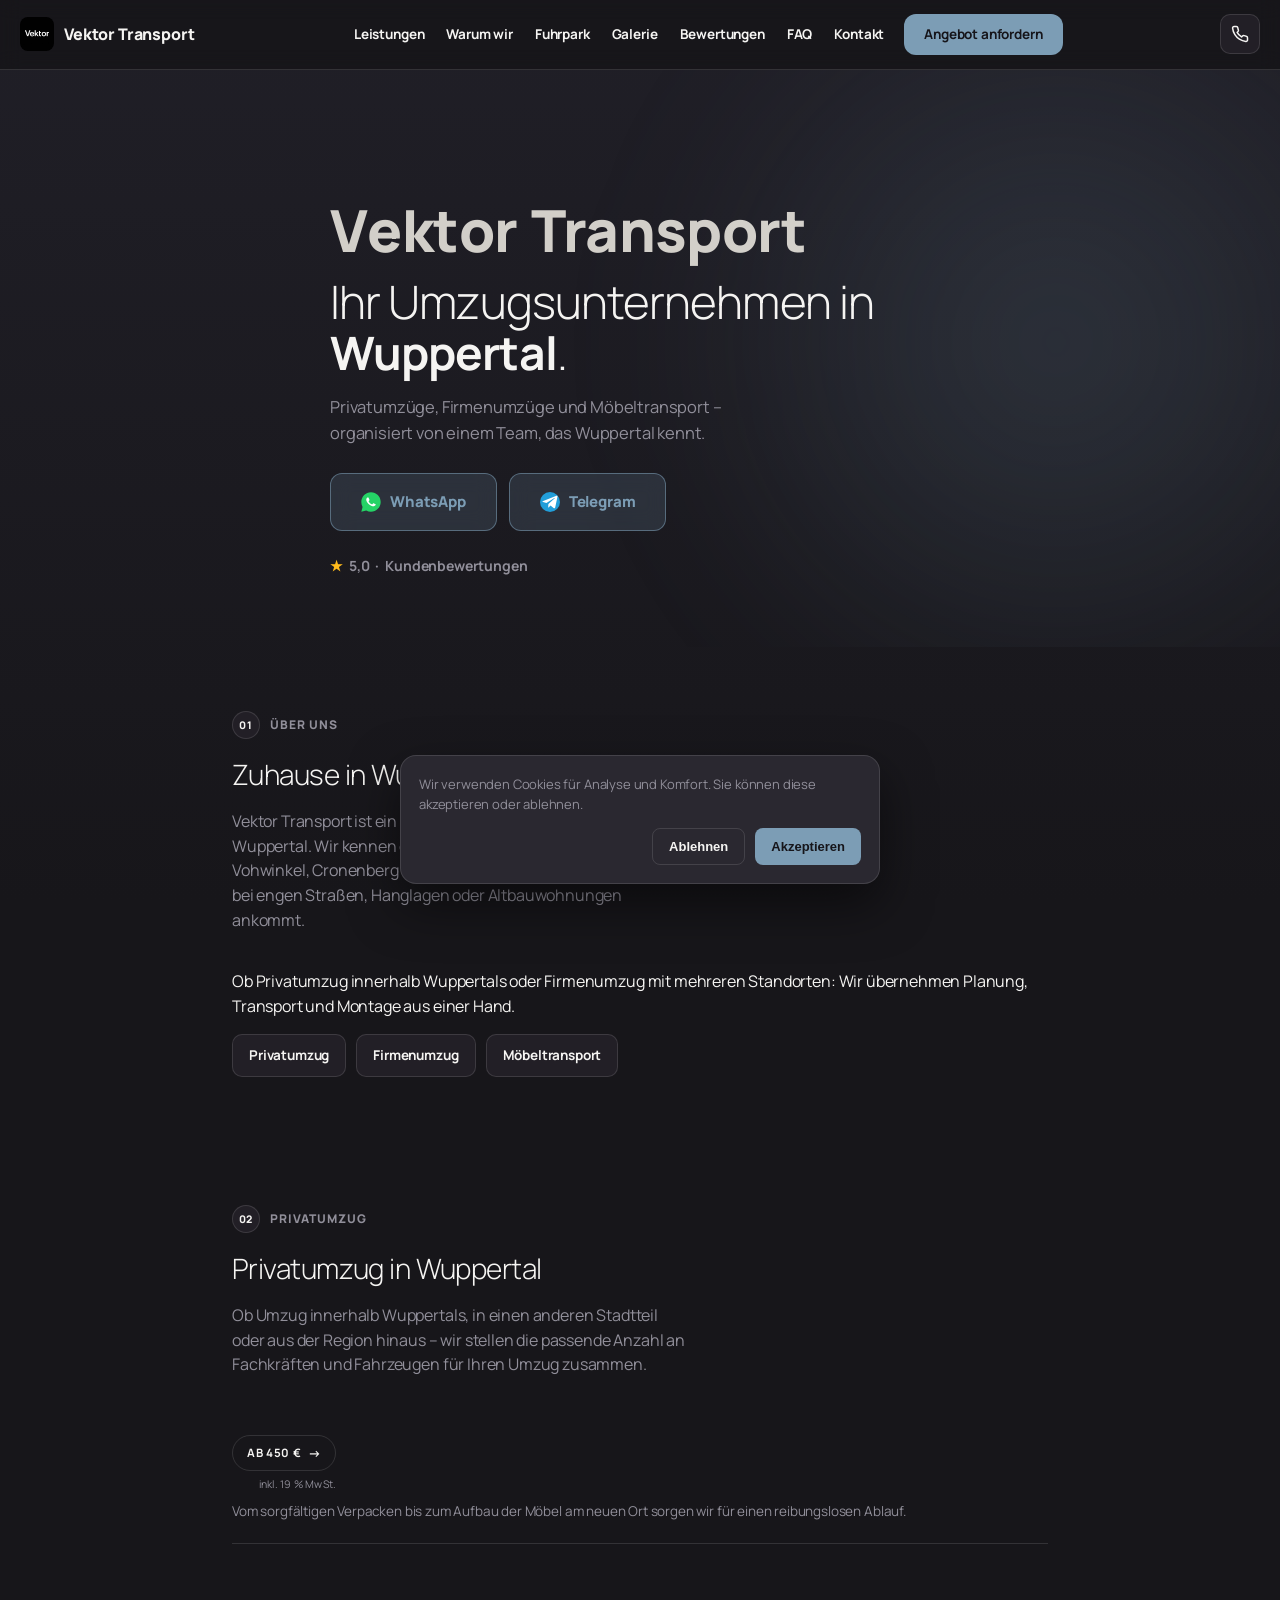
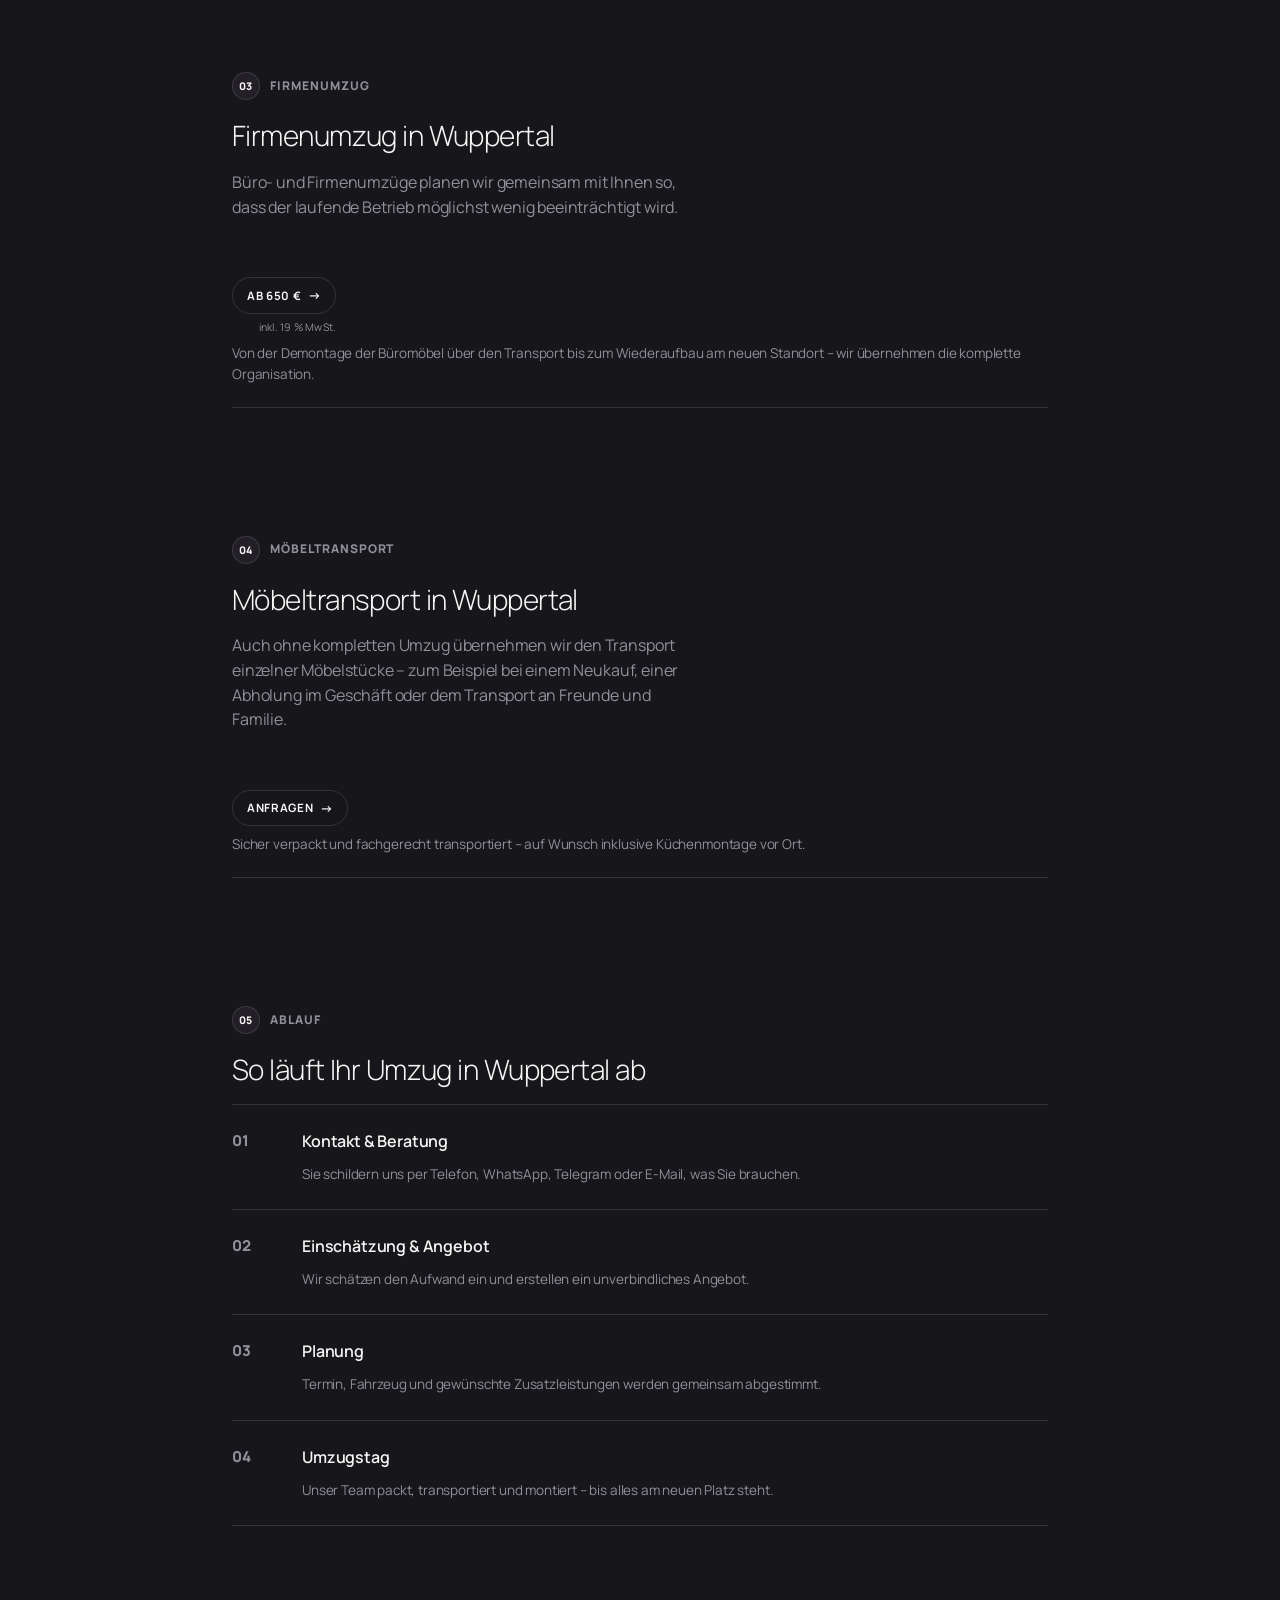
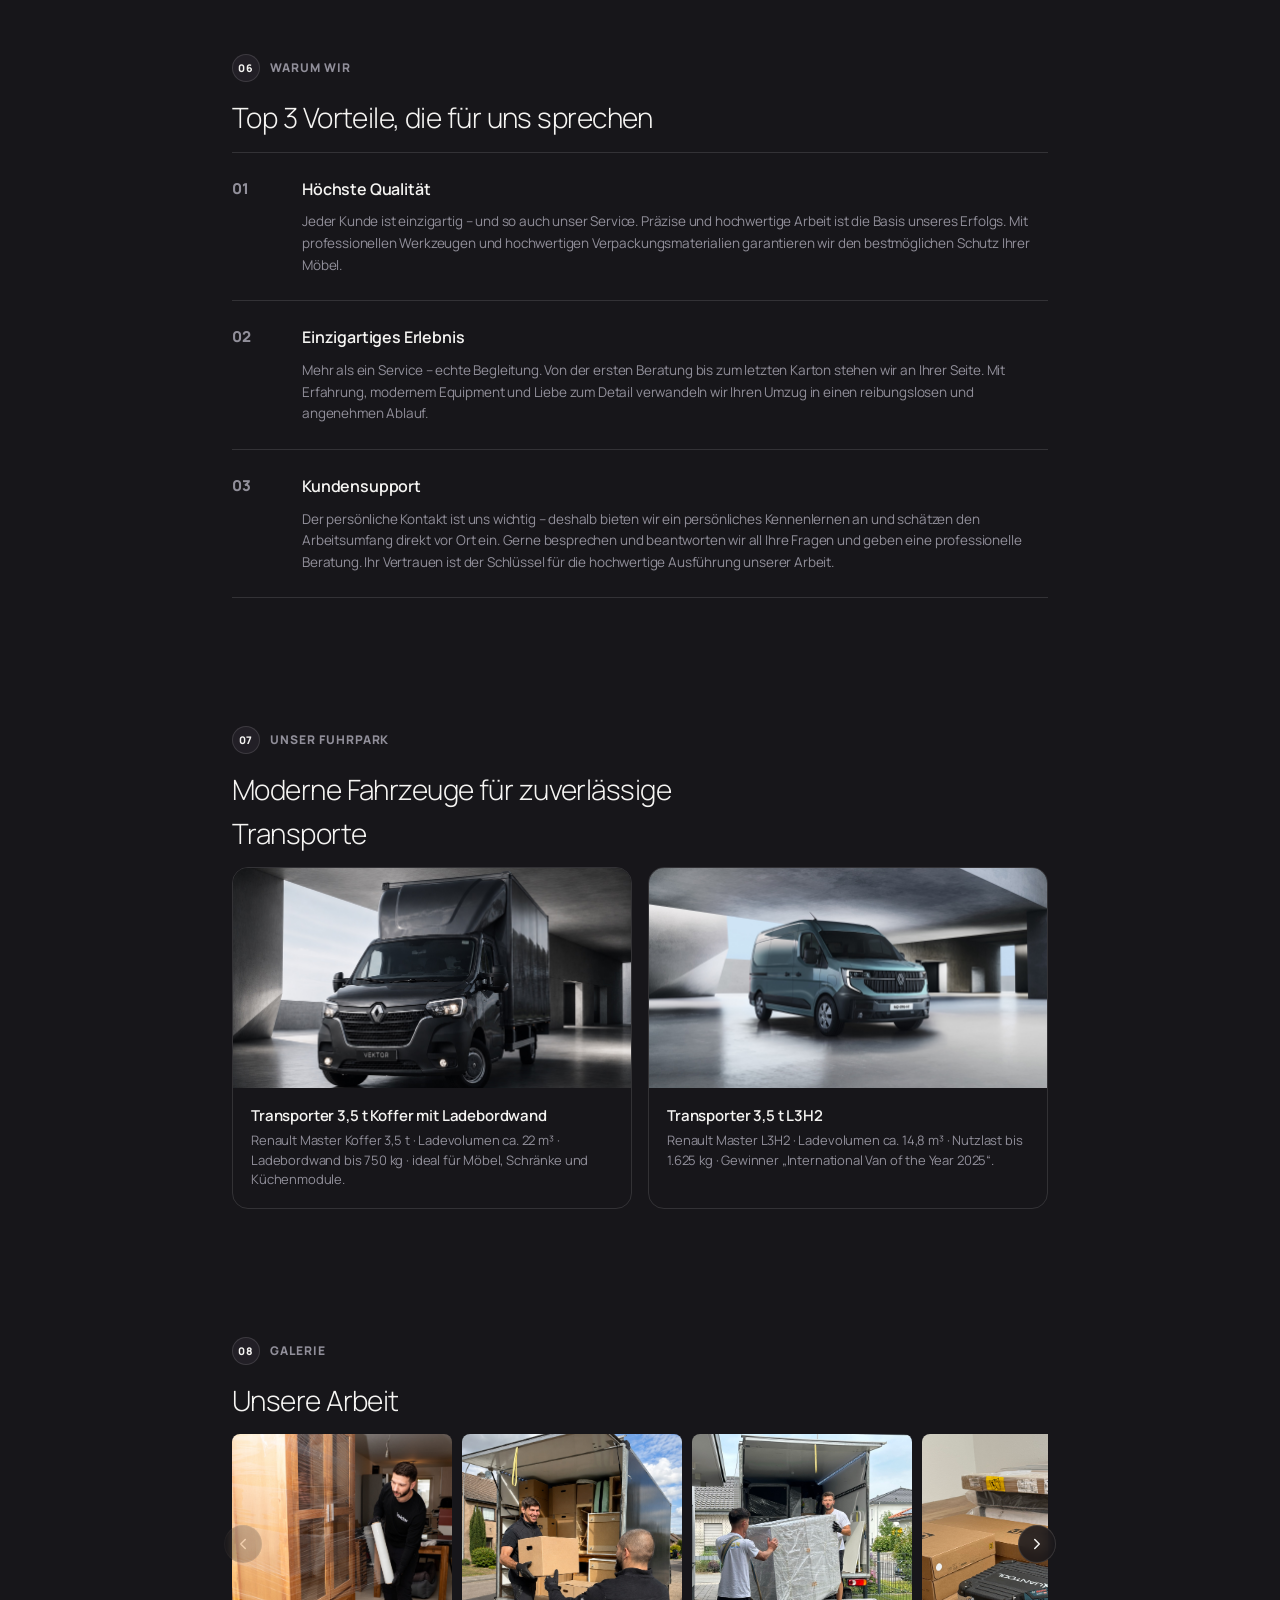
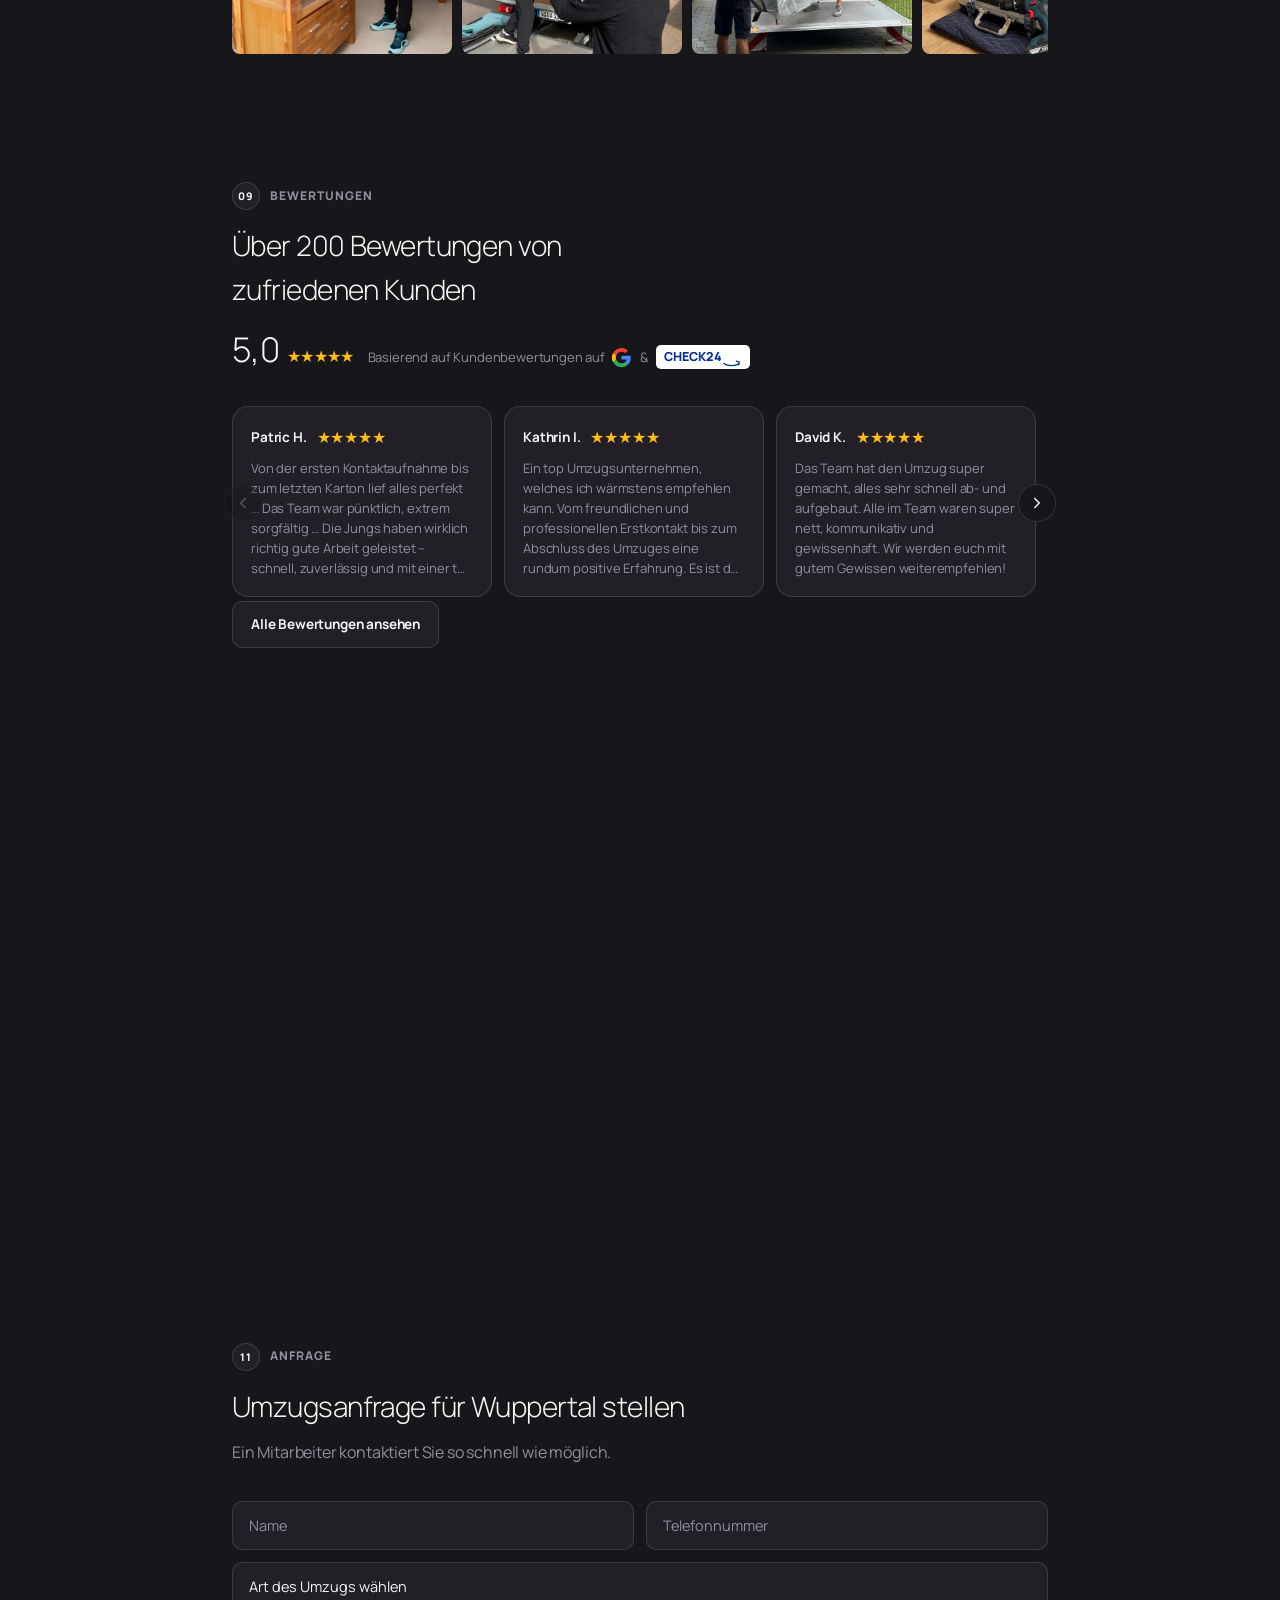
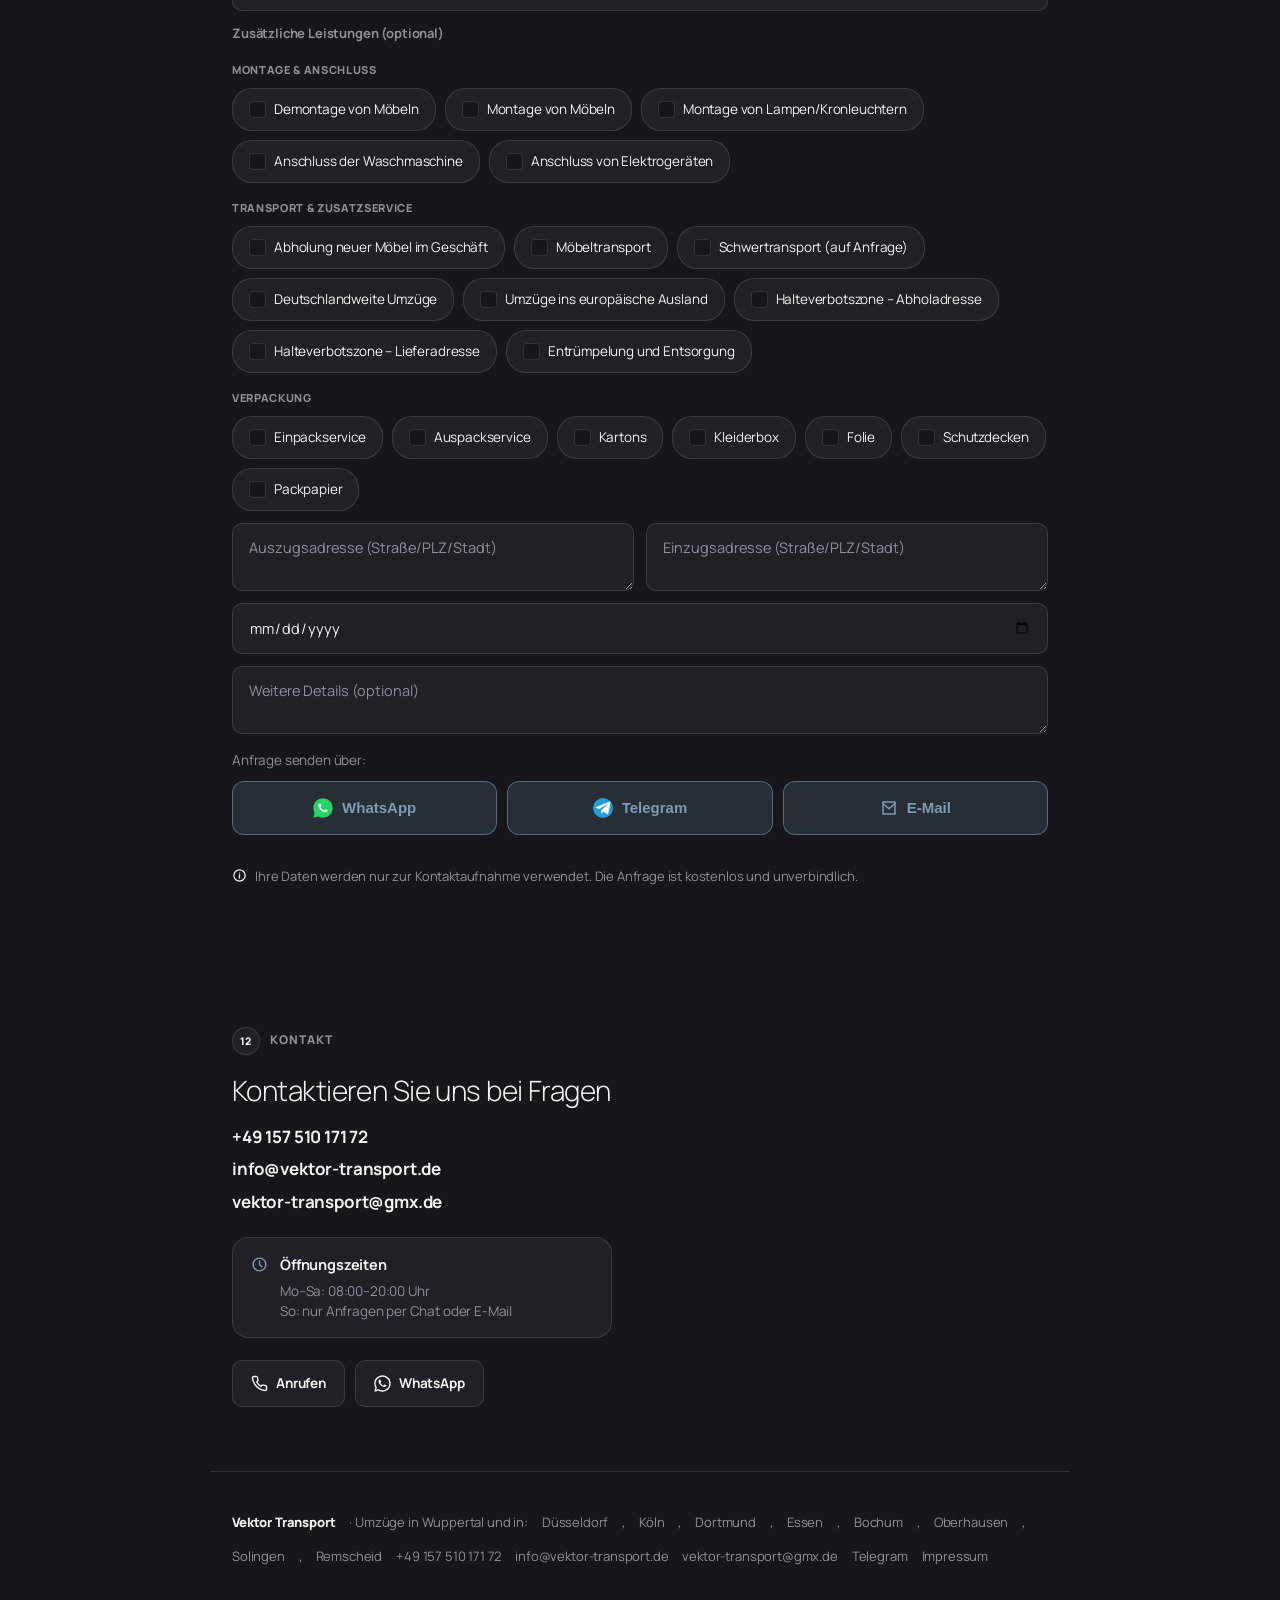
<file: umzug-wuppertal.html>
<!DOCTYPE html>
<html lang="de">
<head>
  <meta charset="UTF-8" />
  <meta name="viewport" content="width=device-width, initial-scale=1, viewport-fit=cover" />
  <title>Umzugsunternehmen Wuppertal | Privatumzug, Firmenumzug & Möbeltransport – Vektor Transport</title>
  <meta name="description" content="Vektor Transport ist Ihr Umzugsunternehmen in Wuppertal: Privatumzüge, Firmenumzüge, Möbeltransport und Küchenmontage – zuverlässig, sorgfältig und persönlich beraten. Jetzt unverbindlich anfragen." />
  <link rel="canonical" href="https://vektor-transport.de/umzug-wuppertal.html" />
  <meta name="theme-color" content="#1c1b1f" />
  <link rel="icon" type="image/png" href="media/logo.png" />
  <meta property="og:type" content="website" />
  <meta property="og:site_name" content="Vektor Transport" />
  <meta property="og:title" content="Umzugsunternehmen Wuppertal – Vektor Transport" />
  <meta property="og:description" content="Privatumzug, Firmenumzug und Möbeltransport in Wuppertal – aus einer Hand, zuverlässig und persönlich." />
  <meta property="og:locale" content="de_DE" />
  <meta property="og:image" content="media/logo.png" />
  <link rel="preconnect" href="https://fonts.googleapis.com">
  <link rel="preconnect" href="https://fonts.gstatic.com" crossorigin>
  <link href="https://fonts.googleapis.com/css2?family=Manrope:wght@200;300;400;500;600;700;800&display=swap" rel="stylesheet">
  <link rel="stylesheet" href="style.css?v=46" />
  <script type="application/ld+json">
  {"@context":"https://schema.org","@graph":[
    {"@type":"MovingCompany","@id":"https://vektor-transport.de/#business","name":"Vektor Transport","telephone":"+49 157 510 171 72","priceRange":"€€","currenciesAccepted":"EUR","paymentAccepted":"Bar, Karte, Überweisung","areaServed":[{"@type":"City","name":"Wuppertal"}],"address":{"@type":"PostalAddress","addressLocality":"Wuppertal","addressCountry":"DE"},"sameAs":["https://wa.me/4915751017172","https://t.me/VektorTransport"],"makesOffer":[
      {"@type":"Offer","itemOffered":{"@type":"Service","name":"Privatumzug"},"priceCurrency":"EUR","priceSpecification":{"@type":"PriceSpecification","minPrice":450,"priceCurrency":"EUR","valueAddedTaxIncluded":true}},
      {"@type":"Offer","itemOffered":{"@type":"Service","name":"Firmenumzug"},"priceCurrency":"EUR","priceSpecification":{"@type":"PriceSpecification","minPrice":650,"priceCurrency":"EUR","valueAddedTaxIncluded":true}},
      {"@type":"Offer","itemOffered":{"@type":"Service","name":"Küchenmontage"}}
    ]},
    {"@type":"WebSite","@id":"https://vektor-transport.de/#website","name":"Vektor Transport","url":"https://vektor-transport.de/","inLanguage":["de"]},
    {"@type":"FAQPage","mainEntity":[
      {"@type":"Question","name":"In welchen Wuppertaler Stadtteilen seid ihr aktiv?","acceptedAnswer":{"@type":"Answer","text":"Wir sind in ganz Wuppertal unterwegs – von Elberfeld über Barmen, Vohwinkel, Cronenberg bis Ronsdorf und Langerfeld."}},
      {"@type":"Question","name":"Übernehmt ihr auch Halteverbotszonen in Wuppertal?","acceptedAnswer":{"@type":"Answer","text":"Ja, wir richten bei Bedarf eine Halteverbotszone an Ihrer Auszugs- oder Einzugsadresse in Wuppertal ein."}},
      {"@type":"Question","name":"Was kostet ein Umzug in Wuppertal?","acceptedAnswer":{"@type":"Answer","text":"Privatumzüge starten ab 450 € (inkl. 19 % MwSt.), Firmenumzüge ab 650 € (inkl. 19 % MwSt.). Der genaue Preis hängt vom Umfang ab und wird vorab besprochen."}},
      {"@type":"Question","name":"Wie schnell bekomme ich ein Angebot?","acceptedAnswer":{"@type":"Answer","text":"In der Regel melden wir uns innerhalb weniger Stunden nach Ihrer Anfrage mit einem unverbindlichen Angebot."}},
      {"@type":"Question","name":"Übernehmt ihr auch Küchenmontage?","acceptedAnswer":{"@type":"Answer","text":"Ja, wir montieren und demontieren Küchen fachgerecht, inklusive Transport bei Bedarf."}}
    ]}
  ]}
  </script>
</head>
<body>

<header class="hdr" id="hdr">
    <a href="index.html#top" class="logo"><img class="logo__img" src="media/logo.png" alt="Vektor Transport" width="40" height="40" /><span>Vektor Transport</span></a>
    <nav class="nav" id="nav">
      <a href="#privatumzug">Leistungen</a>
      <a href="#warum">Warum wir</a>
      <a href="#fuhrpark">Fuhrpark</a>
      <a href="#galerie">Galerie</a>
      <a href="#bewertungen">Bewertungen</a>
      <a href="#faq">FAQ</a>
      <a href="#kontakt">Kontakt</a>
      <a href="#anfrage" class="nav__cta">Angebot anfordern</a>
    </nav>
    <div class="hdr__right">
      <a class="hdr__call" href="tel:+4915751017172" aria-label="Anrufen">
        <svg viewBox="0 0 24 24" width="18" height="18" fill="none" stroke="currentColor" stroke-width="2" stroke-linecap="round" stroke-linejoin="round"><path d="M22 16.92v3a2 2 0 0 1-2.18 2 19.79 19.79 0 0 1-8.63-3.07 19.5 19.5 0 0 1-6-6 19.79 19.79 0 0 1-3.07-8.67A2 2 0 0 1 4.11 2h3a2 2 0 0 1 2 1.72c.13.96.36 1.9.7 2.81a2 2 0 0 1-.45 2.11L8.09 9.91a16 16 0 0 0 6 6l1.27-1.27a2 2 0 0 1 2.11-.45c.9.34 1.85.57 2.81.7A2 2 0 0 1 22 16.92z"/></svg>
      </a>
      <button class="burger" id="burger" aria-label="Menü" aria-expanded="false"><span></span><span></span><span></span></button>
    </div>
  </header>

  <main>
    <section class="hero" id="top">
      <div class="hero__grid">
        <div class="hero__text">
          <span class="kicker">
            <b class="kicker__title">
              <span class="kicker__word" id="kicker-vektor"><span class="kl">V</span><span class="kl">e</span><span class="kl">k</span><span class="kl">t</span><span class="kl">o</span><span class="kl">r</span></span>
              <span class="kicker__rest">Transport</span>
            </b>
          </span>
          <h1 class="hero__h">Ihr Umzugsunternehmen in <em>Wuppertal</em>.</h1>
          <p class="hero__p">Privatumzüge, Firmenumzüge und Möbeltransport – organisiert von einem Team, das Wuppertal kennt.</p>
          <div class="hero__ctas">
            <a href="https://wa.me/4915751017172" target="_blank" rel="noopener" class="cta cta--wa">
              <svg viewBox="0 0 32 32" width="20" height="20"><path fill="#25D366" d="M16 .5C7.4.5.5 7.4.5 16c0 2.8.7 5.4 2 7.8L.5 31.5l7.9-2c2.3 1.2 4.8 1.9 7.6 1.9 8.6 0 15.5-6.9 15.5-15.5S24.6.5 16 .5z"/><path fill="#fff" d="M23 19.2c-.4-.2-2.3-1.1-2.6-1.3-.3-.1-.6-.2-.9.2-.3.4-1 1.3-1.2 1.5-.2.2-.4.3-.8.1-.4-.2-1.6-.6-3.1-1.9-1.1-1-1.9-2.3-2.1-2.7-.2-.4 0-.6.2-.8l.6-.7c.2-.2.3-.4.4-.6.1-.2 0-.5 0-.7-.1-.2-.9-2.1-1.2-2.9-.3-.8-.6-.7-.9-.7h-.7c-.2 0-.6.1-1 .5-.3.4-1.3 1.3-1.3 3.1s1.3 3.6 1.5 3.9c.2.3 2.6 4 6.3 5.6.9.4 1.6.6 2.1.8.9.3 1.7.2 2.3.1.7-.1 2.3-.9 2.6-1.8.3-.9.3-1.7.2-1.8-.1-.2-.3-.3-.7-.5z"/></svg>
              <span>WhatsApp</span>
            </a>
            <a href="https://t.me/VektorTransport" target="_blank" rel="noopener" class="cta cta--tg">
              <svg viewBox="0 0 24 24" width="20" height="20"><circle cx="12" cy="12" r="12" fill="#229ED9"/><path fill="#fff" d="M9.78 18.65l.28-4.23 7.68-6.92c.34-.31-.07-.46-.52-.19L7.74 13.3 3.64 12c-.88-.25-.89-.86.2-1.3l15.97-6.16c.73-.33 1.43.18 1.15 1.3l-2.72 12.81c-.19.91-.74 1.13-1.5.71l-4.14-3.05-2 1.93c-.23.23-.42.42-.83.42z"/></svg>
              <span>Telegram</span>
            </a>
          </div>
          <div class="trust">
            <a href="#bewertungen" class="trust-rate js-go"><span class="star">★</span> <b>5,0</b> · <span>Kundenbewertungen</span></a>
          </div>
        </div>
      </div>
      <a href="#privatumzug" class="scroll-hint" aria-label="Mehr sehen">
        <svg viewBox="0 0 24 24" width="22" height="22" fill="none" stroke="currentColor" stroke-width="2" stroke-linecap="round" stroke-linejoin="round"><path d="M6 9l6 6 6-6"/></svg>
      </a>
    </section>

    <section class="sec reveal" id="region">
      <span class="eyebrow">Über uns</span>
      <h2 class="h2">Zuhause in Wuppertal</h2>
      <p class="section-lead">Vektor Transport ist ein Umzugsunternehmen mit Sitz in Wuppertal. Wir kennen die Stadt – von Elberfeld über Barmen bis Vohwinkel, Cronenberg und Ronsdorf – und wissen, worauf es bei engen Straßen, Hanglagen oder Altbauwohnungen ankommt.</p>
      <p>Ob Privatumzug innerhalb Wuppertals oder Firmenumzug mit mehreren Standorten: Wir übernehmen Planung, Transport und Montage aus einer Hand.</p>
      <div class="region-links">
        <a href="#privatumzug">Privatumzug</a>
        <a href="#firmenumzug">Firmenumzug</a>
        <a href="#moebeltransport">Möbeltransport</a>
      </div>
    </section>

    <section class="sec reveal" id="privatumzug">
      <span class="eyebrow">Privatumzug</span>
      <h2 class="h2">Privatumzug in Wuppertal</h2>
      <p class="section-lead">Ob Umzug innerhalb Wuppertals, in einen anderen Stadtteil oder aus der Region hinaus – wir stellen die passende Anzahl an Fachkräften und Fahrzeugen für Ihren Umzug zusammen.</p>
      <div class="scard">
        <div class="scard__price">
          <a href="#anfrage" class="scard__p js-go" data-service="Privatumzug">ab 450 €</a>
          <span class="scard__vat">inkl. 19 % MwSt.</span>
        </div>
        <div class="scard__d">Vom sorgfältigen Verpacken bis zum Aufbau der Möbel am neuen Ort sorgen wir für einen reibungslosen Ablauf.</div>
      </div>
    </section>

    <section class="sec reveal" id="firmenumzug">
      <span class="eyebrow">Firmenumzug</span>
      <h2 class="h2">Firmenumzug in Wuppertal</h2>
      <p class="section-lead">Büro- und Firmenumzüge planen wir gemeinsam mit Ihnen so, dass der laufende Betrieb möglichst wenig beeinträchtigt wird.</p>
      <div class="scard">
        <div class="scard__price">
          <a href="#anfrage" class="scard__p js-go" data-service="Firmenumzug">ab 650 €</a>
          <span class="scard__vat">inkl. 19 % MwSt.</span>
        </div>
        <div class="scard__d">Von der Demontage der Büromöbel über den Transport bis zum Wiederaufbau am neuen Standort – wir übernehmen die komplette Organisation.</div>
      </div>
    </section>

    <section class="sec reveal" id="moebeltransport">
      <span class="eyebrow">Möbeltransport</span>
      <h2 class="h2">Möbeltransport in Wuppertal</h2>
      <p class="section-lead">Auch ohne kompletten Umzug übernehmen wir den Transport einzelner Möbelstücke – zum Beispiel bei einem Neukauf, einer Abholung im Geschäft oder dem Transport an Freunde und Familie.</p>
      <div class="scard">
        <a href="#anfrage" class="scard__p js-go" data-service="Sonstiges">Anfragen</a>
        <div class="scard__d">Sicher verpackt und fachgerecht transportiert – auf Wunsch inklusive Küchenmontage vor Ort.</div>
      </div>
    </section>

    <section class="sec reveal" id="ablauf">
      <span class="eyebrow">Ablauf</span>
      <h2 class="h2">So läuft Ihr Umzug in Wuppertal ab</h2>
      <div class="why-grid">
        <div class="why-card">
          <div class="why-num">01</div>
          <div class="why-t">Kontakt & Beratung</div>
          <div class="why-d">Sie schildern uns per Telefon, WhatsApp, Telegram oder E-Mail, was Sie brauchen.</div>
        </div>
        <div class="why-card">
          <div class="why-num">02</div>
          <div class="why-t">Einschätzung & Angebot</div>
          <div class="why-d">Wir schätzen den Aufwand ein und erstellen ein unverbindliches Angebot.</div>
        </div>
        <div class="why-card">
          <div class="why-num">03</div>
          <div class="why-t">Planung</div>
          <div class="why-d">Termin, Fahrzeug und gewünschte Zusatzleistungen werden gemeinsam abgestimmt.</div>
        </div>
        <div class="why-card">
          <div class="why-num">04</div>
          <div class="why-t">Umzugstag</div>
          <div class="why-d">Unser Team packt, transportiert und montiert – bis alles am neuen Platz steht.</div>
        </div>
      </div>
    </section>

    <section class="sec reveal" id="warum">
      <span class="eyebrow">Warum wir</span>
      <h2 class="h2">Top 3 Vorteile, die für uns sprechen</h2>
      <div class="why-grid">
        <div class="why-card">
          <div class="why-num">01</div>
          <div class="why-t">Höchste Qualität</div>
          <div class="why-d">Jeder Kunde ist einzigartig – und so auch unser Service. Präzise und hochwertige Arbeit ist die Basis unseres Erfolgs. Mit professionellen Werkzeugen und hochwertigen Verpackungsmaterialien garantieren wir den bestmöglichen Schutz Ihrer Möbel.</div>
        </div>
        <div class="why-card">
          <div class="why-num">02</div>
          <div class="why-t">Einzigartiges Erlebnis</div>
          <div class="why-d">Mehr als ein Service – echte Begleitung. Von der ersten Beratung bis zum letzten Karton stehen wir an Ihrer Seite. Mit Erfahrung, modernem Equipment und Liebe zum Detail verwandeln wir Ihren Umzug in einen reibungslosen und angenehmen Ablauf.</div>
        </div>
        <div class="why-card">
          <div class="why-num">03</div>
          <div class="why-t">Kundensupport</div>
          <div class="why-d">Der persönliche Kontakt ist uns wichtig – deshalb bieten wir ein persönliches Kennenlernen an und schätzen den Arbeitsumfang direkt vor Ort ein. Gerne besprechen und beantworten wir all Ihre Fragen und geben eine professionelle Beratung. Ihr Vertrauen ist der Schlüssel für die hochwertige Ausführung unserer Arbeit.</div>
        </div>
      </div>
    </section>

    <section class="sec reveal" id="fuhrpark">
      <span class="eyebrow">Unser Fuhrpark</span>
      <h2 class="h2">Moderne Fahrzeuge für zuverlässige Transporte</h2>
      <div class="fleet-grid">
        <div class="fleet-card">
          <div class="fleet-card__visual">
            <img src="media/van-koffer.jpg" alt="Renault Master Koffer 3,5 t mit Ladebordwand – Vektor Transport" loading="lazy" />
          </div>
          <div class="fleet-t">Transporter 3,5 t Koffer mit Ladebordwand</div>
          <div class="fleet-d">Renault Master Koffer 3,5 t · Ladevolumen ca. 22 m³ · Ladebordwand bis 750 kg · ideal für Möbel, Schränke und Küchenmodule.</div>
        </div>
        <div class="fleet-card">
          <div class="fleet-card__visual">
            <img src="media/van-l3h2.jpg" alt="Renault Master L3H2 – Vektor Transport" loading="lazy" />
          </div>
          <div class="fleet-t">Transporter 3,5 t L3H2</div>
          <div class="fleet-d">Renault Master L3H2 · Ladevolumen ca. 14,8 m³ · Nutzlast bis 1.625 kg · Gewinner „International Van of the Year 2025“.</div>
        </div>
      </div>
    </section>

    <section class="sec reveal" id="galerie">
      <span class="eyebrow">Galerie</span>
      <h2 class="h2">Unsere Arbeit</h2>
      <div class="carousel">
        <button class="carousel__arrow carousel__arrow--prev" id="feed-prev" aria-label="Zurück">
          <svg viewBox="0 0 24 24" width="18" height="18" fill="none" stroke="currentColor" stroke-width="2" stroke-linecap="round" stroke-linejoin="round"><path d="M15 18l-6-6 6-6"/></svg>
        </button>
        <div class="feed" id="feed">
          <img src="media/work-7.jpg?v=1" alt="Vektor Transport – Möbelschutz" loading="lazy" />
          <img src="media/work-6.jpg?v=1" alt="Vektor Transport – Beladung" loading="lazy" />
          <img src="media/work-1.jpg?v=3" alt="Vektor Transport – Möbeltransport" loading="lazy" />
          <img src="media/work-2.jpg?v=2" alt="Vektor Transport – Möbelmontage" loading="lazy" />
          <img src="media/work-3.jpg?v=3" alt="Vektor Transport – Umzugswagen" loading="lazy" />
          <img src="media/work-4.jpg?v=1" alt="Vektor Transport – Anlieferung" loading="lazy" />
          <img src="media/work-5.jpg?v=1" alt="Vektor Transport – Kühlschranktransport" loading="lazy" />
        </div>
        <button class="carousel__arrow carousel__arrow--next" id="feed-next" aria-label="Weiter">
          <svg viewBox="0 0 24 24" width="18" height="18" fill="none" stroke="currentColor" stroke-width="2" stroke-linecap="round" stroke-linejoin="round"><path d="M9 18l6-6-6-6"/></svg>
        </button>
      </div>
    </section>

    <section class="sec reveal" id="bewertungen">
      <span class="eyebrow">Bewertungen</span>
      <h2 class="h2">Über 200 Bewertungen von zufriedenen Kunden</h2>
      <div class="rev-head">
        <div class="rev-score"><span>5,0</span><span class="rev-stars">★★★★★</span></div>
        <div class="rev-meta">
          <span>Basierend auf Kundenbewertungen auf</span>
          <span class="brand-row">
            <svg class="brand-google" viewBox="0 0 24 24" width="21" height="21" aria-label="Google"><path fill="#4285F4" d="M22.56 12.25c0-.78-.07-1.53-.2-2.25H12v4.26h5.92a5.06 5.06 0 0 1-2.2 3.32v2.77h3.57c2.08-1.92 3.27-4.74 3.27-8.1z"/><path fill="#34A853" d="M12 23c2.97 0 5.46-.98 7.28-2.66l-3.57-2.77c-.98.66-2.23 1.06-3.71 1.06-2.86 0-5.29-1.93-6.16-4.53H2.18v2.84A11 11 0 0 0 12 23z"/><path fill="#FBBC05" d="M5.84 14.1a6.6 6.6 0 0 1 0-4.2V7.06H2.18a11 11 0 0 0 0 9.88l3.66-2.84z"/><path fill="#EA4335" d="M12 5.38c1.62 0 3.06.56 4.21 1.64l3.15-3.15C17.45 2.09 14.97 1 12 1 7.7 1 3.99 3.47 2.18 7.06l3.66 2.84C6.71 7.31 9.14 5.38 12 5.38z"/></svg>
            <span class="brand-sep">&amp;</span>
            <span class="brand-check24-badge">
              <svg class="brand-check24" viewBox="0 0 130 32" width="78" height="19" aria-label="Check24"><text x="0" y="22" font-family="Manrope, sans-serif" font-weight="800" font-size="21" fill="#022D94">CHECK24</text><path d="M100 26c6 5 20 5 26 0" fill="none" stroke="#022D94" stroke-width="2" stroke-linecap="round"/><path d="M121 22l5 1.5-1 5" fill="none" stroke="#022D94" stroke-width="2" stroke-linecap="round" stroke-linejoin="round"/></svg>
            </span>
          </span>
        </div>
      </div>
      <div class="carousel">
        <button class="carousel__arrow carousel__arrow--prev" id="rev-prev" aria-label="Zurück">
          <svg viewBox="0 0 24 24" width="18" height="18" fill="none" stroke="currentColor" stroke-width="2" stroke-linecap="round" stroke-linejoin="round"><path d="M15 18l-6-6 6-6"/></svg>
        </button>
        <div class="reviews" id="reviews-list">
        <div class="review">
          <div class="review__head"><b>Patric H.</b><span class="rev-stars">★★★★★</span></div>
          <p>Von der ersten Kontaktaufnahme bis zum letzten Karton lief alles perfekt … Das Team war pünktlich, extrem sorgfältig … Die Jungs haben wirklich richtig gute Arbeit geleistet – schnell, zuverlässig und mit einer top Organisation. Preis-Leistung ist absolut fair.</p>
        </div>
        <div class="review">
          <div class="review__head"><b>Kathrin I.</b><span class="rev-stars">★★★★★</span></div>
          <p>Ein top Umzugsunternehmen, welches ich wärmstens empfehlen kann. Vom freundlichen und professionellen Erstkontakt bis zum Abschluss des Umzuges eine rundum positive Erfahrung. Es ist der allererste Umzug, bei dem wirklich überhaupt nichts kaputt gegangen ist – es wurde sogar noch eine vorher defekte Pax-Schublade repariert. Vielen Dank nochmal!</p>
        </div>
        <div class="review">
          <div class="review__head"><b>David K.</b><span class="rev-stars">★★★★★</span></div>
          <p>Das Team hat den Umzug super gemacht, alles sehr schnell ab- und aufgebaut. Alle im Team waren super nett, kommunikativ und gewissenhaft. Wir werden euch mit gutem Gewissen weiterempfehlen!</p>
        </div>
        <div class="review">
          <div class="review__head"><b>Weronika S.</b><span class="rev-stars">★★★★★</span></div>
          <p>Top Umzugsunternehmen! Die Kommunikation war schnell und zuverlässig, das Team professionell und sorgfältig. Der gesamte Ablauf war einfach und reibungslos. Absolut empfehlenswert!</p>
        </div>
        <div class="review">
          <div class="review__head"><b>Caio A.</b><span class="rev-stars">★★★★★</span></div>
          <p>Wir sind sehr zufrieden mit Vektor Transport. Der Service war sehr schnell und professionell, zu einem guten Preis. Die Mitarbeiter sind alle sehr freundlich und hilfsbereit. Wir können ihren Service auf jeden Fall weiterempfehlen.</p>
        </div>
        <div class="review">
          <div class="review__head"><b>Jennifer J.</b><span class="rev-stars">★★★★★</span></div>
          <p>Das Unternehmen sowie die Mitarbeiter sind super freundlich, strukturiert und verlässlich. Die Arbeit war nicht nur schnell, sondern auch sauber erledigt. Herzlichen Dank für eure tolle Arbeit!</p>
        </div>
        <div class="review">
          <div class="review__head"><b>Kristina P.</b><span class="rev-stars">★★★★★</span></div>
          <p>Sehr netter und zuverlässiger Kontakt. Reibungsloser Umzug. Pünktlich und zuverlässig vor Ort. Alle Möbel wurden entsprechend geschützt und verpackt. Kann ich nur empfehlen und würde jederzeit wieder beauftragen.</p>
        </div>
        <div class="review">
          <div class="review__head"><b>Timo K.</b><span class="rev-stars">★★★★★</span></div>
          <p>Super freundliches und professionelles Team, sehr sorgfältige Arbeit. Küche wurde perfekt an die neuen Platzverhältnisse angepasst.</p>
        </div>
        </div>
        <button class="carousel__arrow carousel__arrow--next" id="rev-next" aria-label="Weiter">
          <svg viewBox="0 0 24 24" width="18" height="18" fill="none" stroke="currentColor" stroke-width="2" stroke-linecap="round" stroke-linejoin="round"><path d="M9 18l6-6-6-6"/></svg>
        </button>
      </div>
      <a class="btn-ghost" id="rev-link" href="https://maps.app.goo.gl/x3Mh6PCi1fQFDinu8" target="_blank" rel="noopener">Alle Bewertungen ansehen</a>
    </section>

    <section class="sec reveal" id="faq">
      <span class="eyebrow">Fragen</span>
      <h2 class="h2">Häufig gestellte Fragen</h2>
      <div class="faq-list" id="faq-list">
        <div class="faq-item"><div class="faq-q"><span>In welchen Wuppertaler Stadtteilen seid ihr aktiv?</span></div><div class="faq-a"><p>Wir sind in ganz Wuppertal unterwegs – von Elberfeld über Barmen, Vohwinkel, Cronenberg bis Ronsdorf und Langerfeld.</p></div></div>
        <div class="faq-item"><div class="faq-q"><span>Übernehmt ihr auch Halteverbotszonen in Wuppertal?</span></div><div class="faq-a"><p>Ja, wir richten bei Bedarf eine Halteverbotszone an Ihrer Auszugs- oder Einzugsadresse in Wuppertal ein.</p></div></div>
        <div class="faq-item"><div class="faq-q"><span>Was kostet ein Umzug in Wuppertal?</span></div><div class="faq-a"><p>Privatumzüge starten ab 450 € (inkl. 19 % MwSt.), Firmenumzüge ab 650 € (inkl. 19 % MwSt.). Der genaue Preis hängt vom Umfang ab und wird vorab besprochen.</p></div></div>
        <div class="faq-item"><div class="faq-q"><span>Wie schnell bekomme ich ein Angebot?</span></div><div class="faq-a"><p>In der Regel melden wir uns innerhalb weniger Stunden nach Ihrer Anfrage mit einem unverbindlichen Angebot.</p></div></div>
        <div class="faq-item"><div class="faq-q"><span>Übernehmt ihr auch Küchenmontage?</span></div><div class="faq-a"><p>Ja, wir montieren und demontieren Küchen fachgerecht, inklusive Transport bei Bedarf.</p></div></div>
      </div>
    </section>

    <section class="sec reveal" id="anfrage">
      <span class="eyebrow">Anfrage</span>
      <h2 class="h2">Umzugsanfrage für Wuppertal stellen</h2>
      <p class="section-lead">Ein Mitarbeiter kontaktiert Sie so schnell wie möglich.</p>
      <form class="req-form" id="req-form">
        <div class="req-row">
          <input class="field" type="text" name="name" placeholder="Name" required />
          <input class="field" type="tel" name="phone" placeholder="Telefonnummer" required />
        </div>
        <select class="field select" name="service" required>
          <option value="">Art des Umzugs wählen</option>
          <option value="Privatumzug">Privatumzug</option>
          <option value="Firmenumzug">Firmenumzug</option>
          <option value="Küchenmontage">Küchenmontage</option>
          <option value="Sonstiges">Sonstiges</option>
        </select>

        <div class="req-extras">
          <span class="req-extras__label">Zusätzliche Leistungen (optional)</span>

          <span class="req-extras__group">Montage &amp; Anschluss</span>
          <div class="extras-grid">
            <label class="extra-chip">
              <input type="checkbox" name="extras" value="Demontage von Möbeln" />
              <span>Demontage von Möbeln</span>
            </label>
            <label class="extra-chip">
              <input type="checkbox" name="extras" value="Montage von Möbeln" />
              <span>Montage von Möbeln</span>
            </label>
            <label class="extra-chip" id="lamp-chip">
              <input type="checkbox" name="extras" value="Montage von Lampen/Kronleuchtern" id="lamp-check" />
              <span>Montage von Lampen/Kronleuchtern</span>
            </label>
            <label class="extra-chip">
              <input type="checkbox" name="extras" value="Anschluss der Waschmaschine" />
              <span>Anschluss der Waschmaschine</span>
            </label>
            <label class="extra-chip">
              <input type="checkbox" name="extras" value="Anschluss von Elektrogeräten" />
              <span>Anschluss von Elektrogeräten</span>
            </label>
          </div>
          <div class="extra-qty is-hidden" id="lamp-qty-row">
            <span class="extra-qty__label">Anzahl Lampen/Kronleuchter</span>
            <input class="field extra-qty__input" type="number" name="lamp_qty" min="1" max="20" value="1" />
          </div>

          <span class="req-extras__group">Transport &amp; Zusatzservice</span>
          <div class="extras-grid">
            <label class="extra-chip">
              <input type="checkbox" name="extras" value="Möbelabholung im Geschäft" />
              <span>Abholung neuer Möbel im Geschäft</span>
            </label>
            <label class="extra-chip">
              <input type="checkbox" name="extras" value="Möbeltransport" />
              <span>Möbeltransport</span>
            </label>
            <label class="extra-chip">
              <input type="checkbox" name="extras" value="Schwertransport" />
              <span>Schwertransport (auf Anfrage)</span>
            </label>
            <label class="extra-chip">
              <input type="checkbox" name="extras" value="Deutschlandweite Umzüge" />
              <span>Deutschlandweite Umzüge</span>
            </label>
            <label class="extra-chip">
              <input type="checkbox" name="extras" value="Umzüge ins europäische Ausland" />
              <span>Umzüge ins europäische Ausland</span>
            </label>
            <label class="extra-chip">
              <input type="checkbox" name="extras" value="Halteverbotszone Abholadresse" />
              <span>Halteverbotszone – Abholadresse</span>
            </label>
            <label class="extra-chip">
              <input type="checkbox" name="extras" value="Halteverbotszone Lieferadresse" />
              <span>Halteverbotszone – Lieferadresse</span>
            </label>
            <label class="extra-chip">
              <input type="checkbox" name="extras" value="Entrümpelung und Entsorgung" />
              <span>Entrümpelung und Entsorgung</span>
            </label>
          </div>

          <span class="req-extras__group">Verpackung</span>
          <div class="extras-grid">
            <label class="extra-chip">
              <input type="checkbox" name="extras" value="Einpackservice" />
              <span>Einpackservice</span>
            </label>
            <label class="extra-chip">
              <input type="checkbox" name="extras" value="Auspackservice" />
              <span>Auspackservice</span>
            </label>
            <label class="extra-chip" id="kartons-chip">
              <input type="checkbox" name="extras" value="Kartons" id="kartons-check" />
              <span>Kartons</span>
            </label>
            <label class="extra-chip" id="kleiderbox-chip">
              <input type="checkbox" name="extras" value="Kleiderbox" id="kleiderbox-check" />
              <span>Kleiderbox</span>
            </label>
            <label class="extra-chip">
              <input type="checkbox" name="extras" value="Folie" />
              <span>Folie</span>
            </label>
            <label class="extra-chip">
              <input type="checkbox" name="extras" value="Schutzdecken" />
              <span>Schutzdecken</span>
            </label>
            <label class="extra-chip">
              <input type="checkbox" name="extras" value="Packpapier" />
              <span>Packpapier</span>
            </label>
          </div>
          <div class="extra-qty is-hidden" id="kartons-qty-row">
            <span class="extra-qty__label">Anzahl Kartons</span>
            <input class="field extra-qty__input" type="number" name="kartons_qty" min="1" max="200" value="10" />
          </div>
          <div class="extra-qty is-hidden" id="kleiderbox-qty-row">
            <span class="extra-qty__label">Anzahl Kleiderboxen</span>
            <input class="field extra-qty__input" type="number" name="kleiderbox_qty" min="1" max="50" value="1" />
          </div>
          </div>
        </div>

        <div class="req-row">
          <textarea class="field" name="from" rows="2" placeholder="Auszugsadresse (Straße/PLZ/Stadt)"></textarea>
          <textarea class="field" name="to" rows="2" placeholder="Einzugsadresse (Straße/PLZ/Stadt)"></textarea>
        </div>
        <input class="field" type="date" name="date" />
        <textarea class="field" name="comment" rows="2" placeholder="Weitere Details (optional)"></textarea>
        <div class="req-send">
          <span class="req-send__label">Anfrage senden über:</span>
          <div class="req-send__row">
            <button type="button" class="cta cta--wa" data-channel="whatsapp">
              <svg viewBox="0 0 32 32" width="20" height="20"><path fill="#25D366" d="M16 .5C7.4.5.5 7.4.5 16c0 2.8.7 5.4 2 7.8L.5 31.5l7.9-2c2.3 1.2 4.8 1.9 7.6 1.9 8.6 0 15.5-6.9 15.5-15.5S24.6.5 16 .5z"/><path fill="#fff" d="M23 19.2c-.4-.2-2.3-1.1-2.6-1.3-.3-.1-.6-.2-.9.2-.3.4-1 1.3-1.2 1.5-.2.2-.4.3-.8.1-.4-.2-1.6-.6-3.1-1.9-1.1-1-1.9-2.3-2.1-2.7-.2-.4 0-.6.2-.8l.6-.7c.2-.2.3-.4.4-.6.1-.2 0-.5 0-.7-.1-.2-.9-2.1-1.2-2.9-.3-.8-.6-.7-.9-.7h-.7c-.2 0-.6.1-1 .5-.3.4-1.3 1.3-1.3 3.1s1.3 3.6 1.5 3.9c.2.3 2.6 4 6.3 5.6.9.4 1.6.6 2.1.8.9.3 1.7.2 2.3.1.7-.1 2.3-.9 2.6-1.8.3-.9.3-1.7.2-1.8-.1-.2-.3-.3-.7-.5z"/></svg>
              <span>WhatsApp</span>
            </button>
            <button type="button" class="cta cta--tg" data-channel="telegram">
              <svg viewBox="0 0 24 24" width="20" height="20"><circle cx="12" cy="12" r="12" fill="#229ED9"/><path fill="#fff" d="M9.78 18.65l.28-4.23 7.68-6.92c.34-.31-.07-.46-.52-.19L7.74 13.3 3.64 12c-.88-.25-.89-.86.2-1.3l15.97-6.16c.73-.33 1.43.18 1.15 1.3l-2.72 12.81c-.19.91-.74 1.13-1.5.71l-4.14-3.05-2 1.93c-.23.23-.42.42-.83.42z"/></svg>
              <span>Telegram</span>
            </button>
            <button type="button" class="cta cta--mail" data-channel="email">
              <svg viewBox="0 0 24 24" width="18" height="18" fill="none" stroke="currentColor" stroke-width="2" stroke-linecap="round" stroke-linejoin="round" aria-hidden="true"><path d="M4 4h16v16H4z"/><path d="M4 6l8 7 8-7"/></svg>
              <span>E-Mail</span>
            </button>
          </div>
        </div>
        <p class="err is-hidden" id="req-error"></p>
        <p class="reassure reassure--info">
          <svg class="note__ic" viewBox="0 0 24 24" width="15" height="15" fill="none" stroke="currentColor" stroke-width="2" stroke-linecap="round" stroke-linejoin="round" aria-hidden="true"><circle cx="12" cy="12" r="9"/><path d="M12 11v5"/><path d="M12 8h.01"/></svg>
          <span>Ihre Daten werden nur zur Kontaktaufnahme verwendet. Die Anfrage ist kostenlos und unverbindlich.</span>
        </p>
      </form>
      <div class="done is-hidden" id="req-done">
        <div class="done__ring"><svg viewBox="0 0 24 24" width="34" height="34" fill="none" stroke="currentColor" stroke-width="2.5" stroke-linecap="round" stroke-linejoin="round"><path d="M20 6L9 17l-5-5"/></svg></div>
        <h3>Vielen Dank!</h3>
        <p>Ihre Anfrage wurde erfolgreich gesendet. Wir melden uns kurzfristig bei Ihnen.</p>
      </div>
    </section>

    <section class="sec reveal" id="kontakt">
      <span class="eyebrow">Kontakt</span>
      <h2 class="h2">Kontaktieren Sie uns bei Fragen</h2>
      <div class="contact-block">
        <a href="tel:+4915751017172">+49 157 510 171 72</a>
        <a href="mailto:info@vektor-transport.de">info@vektor-transport.de</a>
        <a href="mailto:vektor-transport@gmx.de">vektor-transport@gmx.de</a>
      </div>
      <div class="hours-block">
        <svg viewBox="0 0 24 24" width="17" height="17" fill="none" stroke="currentColor" stroke-width="2" stroke-linecap="round" stroke-linejoin="round" aria-hidden="true"><circle cx="12" cy="12" r="9"/><path d="M12 7v5l3 3"/></svg>
        <div>
          <span class="hours-block__t">Öffnungszeiten</span>
          <span class="hours-block__d">Mo–Sa: 08:00–20:00 Uhr</span>
          <span class="hours-block__d">So: nur Anfragen per Chat oder E-Mail</span>
        </div>
      </div>
      <div class="loc-actions">
        <a class="btn-ghost" href="tel:+4915751017172">
          <svg viewBox="0 0 24 24" width="17" height="17" fill="none" stroke="currentColor" stroke-width="2" stroke-linecap="round" stroke-linejoin="round" aria-hidden="true"><path d="M22 16.92v3a2 2 0 0 1-2.18 2 19.79 19.79 0 0 1-8.63-3.07 19.5 19.5 0 0 1-6-6 19.79 19.79 0 0 1-3.07-8.67A2 2 0 0 1 4.11 2h3a2 2 0 0 1 2 1.72c.13.96.36 1.9.7 2.81a2 2 0 0 1-.45 2.11L8.09 9.91a16 16 0 0 0 6 6l1.27-1.27a2 2 0 0 1 2.11-.45c.9.34 1.85.57 2.81.7A2 2 0 0 1 22 16.92z"/></svg>
          <span>Anrufen</span>
        </a>
        <a class="btn-ghost" href="https://wa.me/4915751017172" target="_blank" rel="noopener">
          <svg viewBox="0 0 32 32" width="17" height="17" fill="currentColor"><path d="M16 .5C7.4.5.5 7.4.5 16c0 2.8.7 5.4 2 7.8L.5 31.5l7.9-2c2.3 1.2 4.8 1.9 7.6 1.9 8.6 0 15.5-6.9 15.5-15.5S24.6.5 16 .5zm0 28.3c-2.5 0-4.8-.7-6.8-1.8l-.5-.3-4.7 1.2 1.3-4.6-.3-.5a12.7 12.7 0 0 1-2-6.8C3.2 8.9 8.9 3.2 16 3.2S28.8 8.9 28.8 16 23.1 28.8 16 28.8zm7-9.6c-.4-.2-2.3-1.1-2.6-1.3-.3-.1-.6-.2-.9.2-.3.4-1 1.3-1.2 1.5-.2.2-.4.3-.8.1-.4-.2-1.6-.6-3.1-1.9-1.1-1-1.9-2.3-2.1-2.7-.2-.4 0-.6.2-.8l.6-.7c.2-.2.3-.4.4-.6.1-.2 0-.5 0-.7-.1-.2-.9-2.1-1.2-2.9-.3-.8-.6-.7-.9-.7h-.7c-.2 0-.6.1-1 .5-.3.4-1.3 1.3-1.3 3.1s1.3 3.6 1.5 3.9c.2.3 2.6 4 6.3 5.6.9.4 1.6.6 2.1.8.9.3 1.7.2 2.3.1.7-.1 2.3-.9 2.6-1.8.3-.9.3-1.7.2-1.8-.1-.2-.3-.3-.7-.5z"/></svg>
          <span>WhatsApp</span>
        </a>
      </div>
    </section>
  </main>

  <footer class="foot">
    <span class="foot__b">Vektor Transport</span> · Umzüge in Wuppertal und in: <a href="umzug-duesseldorf.html">Düsseldorf</a>, <a href="umzug-koeln.html">Köln</a>, <a href="umzug-dortmund.html">Dortmund</a>, <a href="umzug-essen.html">Essen</a>, <a href="umzug-bochum.html">Bochum</a>, <a href="umzug-oberhausen.html">Oberhausen</a>, <a href="umzug-solingen.html">Solingen</a>, <a href="umzug-remscheid.html">Remscheid</a>
    <a href="tel:+4915751017172">+49 157 510 171 72</a>
    <a href="mailto:info@vektor-transport.de">info@vektor-transport.de</a>
    <a href="mailto:vektor-transport@gmx.de">vektor-transport@gmx.de</a>
    <a href="https://t.me/VektorTransport" target="_blank" rel="noopener">Telegram</a>
    <a href="impressum.html">Impressum</a>
  </footer>

  <a href="#anfrage" class="cta sticky-cta js-go" id="sticky-cta">Angebot anfordern</a>

  <button class="to-top" id="to-top" aria-label="Nach oben">
    <svg viewBox="0 0 24 24" width="24" height="24" fill="none" stroke="currentColor" stroke-width="2" stroke-linecap="round" stroke-linejoin="round"><path d="M6 15l6-6 6 6"/></svg>
  </button>

  <div class="fab" id="fab">
    <div class="fab__menu" id="fab-menu">
      <a class="fab__opt fab__opt--call" href="tel:+4915751017172">
        <svg viewBox="0 0 24 24" width="18" height="18" fill="none" stroke="currentColor" stroke-width="2" stroke-linecap="round" stroke-linejoin="round"><path d="M22 16.92v3a2 2 0 0 1-2.18 2 19.79 19.79 0 0 1-8.63-3.07 19.5 19.5 0 0 1-6-6 19.79 19.79 0 0 1-3.07-8.67A2 2 0 0 1 4.11 2h3a2 2 0 0 1 2 1.72c.13.96.36 1.9.7 2.81a2 2 0 0 1-.45 2.11L8.09 9.91a16 16 0 0 0 6 6l1.27-1.27a2 2 0 0 1 2.11-.45c.9.34 1.85.57 2.81.7A2 2 0 0 1 22 16.92z"/></svg>
        <span>Anrufen</span>
      </a>
      <a class="fab__opt fab__opt--wa" target="_blank" rel="noopener" href="https://wa.me/4915751017172">
        <svg viewBox="0 0 32 32" width="18" height="18" fill="currentColor"><path d="M16 .5C7.4.5.5 7.4.5 16c0 2.8.7 5.4 2 7.8L.5 31.5l7.9-2c2.3 1.2 4.8 1.9 7.6 1.9 8.6 0 15.5-6.9 15.5-15.5S24.6.5 16 .5zm0 28.3c-2.5 0-4.8-.7-6.8-1.8l-.5-.3-4.7 1.2 1.3-4.6-.3-.5a12.7 12.7 0 0 1-2-6.8C3.2 8.9 8.9 3.2 16 3.2S28.8 8.9 28.8 16 23.1 28.8 16 28.8zm7-9.6c-.4-.2-2.3-1.1-2.6-1.3-.3-.1-.6-.2-.9.2-.3.4-1 1.3-1.2 1.5-.2.2-.4.3-.8.1-.4-.2-1.6-.6-3.1-1.9-1.1-1-1.9-2.3-2.1-2.7-.2-.4 0-.6.2-.8l.6-.7c.2-.2.3-.4.4-.6.1-.2 0-.5 0-.7-.1-.2-.9-2.1-1.2-2.9-.3-.8-.6-.7-.9-.7h-.7c-.2 0-.6.1-1 .5-.3.4-1.3 1.3-1.3 3.1s1.3 3.6 1.5 3.9c.2.3 2.6 4 6.3 5.6.9.4 1.6.6 2.1.8.9.3 1.7.2 2.3.1.7-.1 2.3-.9 2.6-1.8.3-.9.3-1.7.2-1.8-.1-.2-.3-.3-.7-.5z"/></svg>
        <span>Nachricht schreiben</span>
      </a>
      <a class="fab__opt fab__opt--tg" target="_blank" rel="noopener" href="https://t.me/VektorTransport">
        <svg viewBox="0 0 24 24" width="18" height="18" fill="currentColor"><path d="M9.78 18.65l.28-4.23 7.68-6.92c.34-.31-.07-.46-.52-.19L7.74 13.3 3.64 12c-.88-.25-.89-.86.2-1.3l15.97-6.16c.73-.33 1.43.18 1.15 1.3l-2.72 12.81c-.19.91-.74 1.13-1.5.71l-4.14-3.05-2 1.93c-.23.23-.42.42-.83.42z"/></svg>
        <span>Telegram</span>
      </a>
    </div>
    <button class="fab__btn" id="fab-btn" aria-label="Kontakt" aria-expanded="false">
      <svg class="fab__ico-chat" viewBox="0 0 32 32" width="30" height="30" fill="currentColor"><path d="M16 .5C7.4.5.5 7.4.5 16c0 2.8.7 5.4 2 7.8L.5 31.5l7.9-2c2.3 1.2 4.8 1.9 7.6 1.9 8.6 0 15.5-6.9 15.5-15.5S24.6.5 16 .5zm0 28.3c-2.5 0-4.8-.7-6.8-1.8l-.5-.3-4.7 1.2 1.3-4.6-.3-.5a12.7 12.7 0 0 1-2-6.8C3.2 8.9 8.9 3.2 16 3.2S28.8 8.9 28.8 16 23.1 28.8 16 28.8zm7-9.6c-.4-.2-2.3-1.1-2.6-1.3-.3-.1-.6-.2-.9.2-.3.4-1 1.3-1.2 1.5-.2.2-.4.3-.8.1-.4-.2-1.6-.6-3.1-1.9-1.1-1-1.9-2.3-2.1-2.7-.2-.4 0-.6.2-.8l.6-.7c.2-.2.3-.4.4-.6.1-.2 0-.5 0-.7-.1-.2-.9-2.1-1.2-2.9-.3-.8-.6-.7-.9-.7h-.7c-.2 0-.6.1-1 .5-.3.4-1.3 1.3-1.3 3.1s1.3 3.6 1.5 3.9c.2.3 2.6 4 6.3 5.6.9.4 1.6.6 2.1.8.9.3 1.7.2 2.3.1.7-.1 2.3-.9 2.6-1.8.3-.9.3-1.7.2-1.8-.1-.2-.3-.3-.7-.5z"/></svg>
      <svg class="fab__ico-close" viewBox="0 0 24 24" width="26" height="26" fill="none" stroke="currentColor" stroke-width="2.4" stroke-linecap="round" stroke-linejoin="round"><path d="M18 6 6 18M6 6l12 12"/></svg>
    </button>
  </div>

  <div class="cookie is-hidden" id="cookie" role="dialog" aria-live="polite">
    <p class="cookie__txt">Wir verwenden Cookies für Analyse und Komfort. Sie können diese akzeptieren oder ablehnen.</p>
    <div class="cookie__row">
      <div class="cookie__btns">
        <button class="cookie__btn cookie__btn--no" id="cookie-no">Ablehnen</button>
        <button class="cookie__btn cookie__btn--yes" id="cookie-yes">Akzeptieren</button>
      </div>
    </div>
  </div>

  <script src="i18n.js?v=12"></script>
  <script src="app.js?v=19"></script>
</body>
</html>
</file>
<file: style.css>
:root {
  --bg: #17161a;
  --bg-2: #1e1d22;
  --card: #221f26;
  --card-2: #2a2830;
  --line: rgba(255,255,255,.12);
  --text: #f5f4f2;
  --muted: #918f9a;
  --accent: #7c9db5;
  --accent-ink: #16151a;
  --gold: #ffbb1c;
  --ok: #4ac48a;
  --r: 16px;
  --r-lg: 22px;
  --pad: 22px;
  --maxw: 860px;
}

* { box-sizing: border-box; -webkit-tap-highlight-color: transparent; }
.is-hidden { display: none !important; }
:focus-visible { outline: 2px solid var(--accent); outline-offset: 3px; border-radius: 8px; }
html { scroll-behavior: smooth; scroll-padding-top: 88px; -webkit-text-size-adjust: 100%; }
body {
  margin: 0; color: var(--text); counter-reset: section;
  font-family: "Manrope", -apple-system, BlinkMacSystemFont, sans-serif;
  font-size: 16px; line-height: 1.55; letter-spacing: -.01em;
  overflow-x: hidden;
  background-color: var(--bg);
  background-image: linear-gradient(180deg, #201f27 0%, var(--bg) 100%);
  background-repeat: no-repeat;
  background-size: 100% 900px;
  background-position: top center;
}
a { color: inherit; text-decoration: none; }
img { max-width: 100%; display: block; }

.h2, .hero__h, .done h3, .rev-score { font-weight: 300; letter-spacing: -.02em; }
.fleet-t, .why-t, .scard__t { font-weight: 600; letter-spacing: -.01em; }

/* Header */
.hdr {
  position: sticky; top: 0; z-index: 50;
  display: flex; align-items: center; justify-content: space-between; gap: 20px;
  padding: 14px 20px; background: rgba(23,22,26,.9);
  border-bottom: 1px solid var(--line);
}
.hdr::before {
  content: ""; position: absolute; inset: 0; z-index: -1;
  backdrop-filter: blur(10px); -webkit-backdrop-filter: blur(10px);
}
.logo { display: flex; align-items: center; gap: 10px; font-weight: 800; font-size: 16px; }
.logo__img { width: 34px; height: 34px; border-radius: 8px; object-fit: cover; filter: grayscale(1); }
.hdr__right { display: flex; align-items: center; gap: 10px; }
.lang { position: relative; }
.lang__btn {
  display: flex; align-items: center; gap: 6px; background: var(--card); border: 1px solid var(--line);
  color: var(--text); padding: 8px 12px; border-radius: 10px; font-weight: 700; font-size: 13px; cursor: pointer;
}
.lang__menu {
  position: absolute; top: calc(100% + 8px); right: 0; background: var(--card-2); border: 1px solid var(--line);
  border-radius: 12px; padding: 6px; min-width: 150px; box-shadow: 0 20px 40px rgba(0,0,0,.4); z-index: 60;
}
.lang__menu button {
  display: block; width: 100%; text-align: left; background: none; border: none; color: var(--text);
  padding: 9px 12px; border-radius: 8px; cursor: pointer; font-size: 14px;
}
.lang__menu button:hover { background: rgba(255,255,255,.06); }
.hdr__call, .burger {
  width: 40px; height: 40px; border-radius: 10px; background: var(--card); border: 1px solid var(--line);
  display: flex; align-items: center; justify-content: center; color: var(--text); cursor: pointer;
}
.burger { flex-direction: column; gap: 4px; }
.burger span { width: 16px; height: 2px; background: var(--text); border-radius: 2px; }

.nav {
  position: fixed; inset: 0; top: 0; z-index: 90; background: var(--bg-2);
  display: flex; flex-direction: column; padding: 90px 26px 26px; gap: 4px;
  transform: translateX(100%); transition: transform .3s ease;
}
.nav.is-open { transform: translateX(0); }
.nav a, .nav .nav__link {
  padding: 14px 4px; border-bottom: 1px solid var(--line); font-weight: 700; font-size: 17px;
  background: none; border-left: none; border-right: none; border-top: none; text-align: left;
}
.nav a.nav__cta { margin-top: 16px; background: var(--accent); color: var(--accent-ink); text-align: center; border-radius: 12px; padding: 15px; border-bottom: none !important; }
.nav a.nav__taxi {
  display: flex; align-items: center; gap: 8px; color: var(--accent);
  border: 1px solid rgba(124,157,181,.4); border-radius: 10px; background: rgba(124,157,181,.1);
}
.nav a.nav__taxi svg { flex: 0 0 auto; }

/* Hero */
.hero { position: relative; padding: 130px 22px 70px; overflow: hidden; }
.hero::before {
  content: ""; position: absolute; top: -25%; right: -15%; width: 65%; aspect-ratio: 1;
  background: radial-gradient(circle, rgba(124,157,181,.18) 0%, rgba(124,157,181,0) 70%);
  filter: blur(70px); pointer-events: none; z-index: 0;
}
.hero__grid { max-width: 620px; margin: 0 auto; position: relative; z-index: 1; }
.hero__text { text-align: left; }
.kicker { display: block; margin-bottom: 18px; }
.kicker__title {
  display: block; font-family: "Manrope", sans-serif; font-weight: 800;
  font-size: clamp(34px, 9vw, 58px); letter-spacing: -.01em; line-height: 1.02; margin-bottom: 8px;
}
.kicker__word, .kicker__rest { color: rgba(250,247,238,.82); }
.kl {
  display: inline-block; opacity: 0; transform: scale(.35);
}
.kl.is-in { animation: kickerLetter .6s cubic-bezier(.32,1.4,.5,1) forwards; }
@keyframes kickerLetter {
  0%   { opacity: 0; transform: scale(.35); }
  60%  { opacity: 1; transform: scale(1.1); }
  100% { opacity: 1; transform: scale(1); }
}
.kicker__rest {
  display: inline-block; margin-left: .04em; opacity: 0;
  transition: opacity .6s ease;
}
.kicker.is-visible .kicker__rest { opacity: 1; transition-delay: .55s; }
@media (prefers-reduced-motion: reduce) {
  .kl { opacity: 1; transform: none; animation: none; }
  .kicker__rest { opacity: 1; transition: none; }
  .reveal > * { opacity: 1; transform: none; transition: none; }
}
.hero__h { font-size: 38px; margin: 0 0 16px; line-height: 1.1; }
.hero__h em { font-style: normal; font-weight: 700; color: var(--text); }
.hero__p { font-size: 16.5px; color: var(--muted); max-width: 440px; margin: 0 0 28px; }
.cta {
  display: inline-block; background: rgba(124,157,181,.18); color: var(--accent); font-weight: 800;
  padding: 16px 30px; border-radius: 12px; border: 1px solid rgba(124,157,181,.55); cursor: pointer; font-size: 15px;
  backdrop-filter: blur(10px); -webkit-backdrop-filter: blur(10px);
  transition: background .2s ease, border-color .2s ease;
}
.cta:hover { background: rgba(124,157,181,.3); border-color: rgba(124,157,181,.8); }
.cta--block { width: 100%; text-align: center; }
.hero__ctas { display: flex; flex-wrap: wrap; gap: 12px; }
.cta--call, .cta--wa, .cta--tg, .cta--mail { display: inline-flex; align-items: center; gap: 9px; }
.req-send { margin: 4px 0 6px; }
.req-send__label { display: block; color: var(--muted); font-size: 13.5px; margin-bottom: 10px; }
.req-send__row { display: flex; flex-wrap: wrap; gap: 10px; }
.req-send__row .cta { flex: 1 1 150px; justify-content: center; }
.trust { margin-top: 22px; }
.trust-rate { display: inline-flex; align-items: center; gap: 6px; font-weight: 700; font-size: 14px; color: var(--muted); }
.star { color: var(--gold); }
.scroll-hint { display: none; }

/* Sections */
.sec { max-width: var(--maxw); margin: 0 auto; padding: 64px 22px; counter-increment: section; }
.eyebrow {
  display: flex; align-items: center; gap: 10px; font-size: 12px; font-weight: 800; letter-spacing: .08em;
  text-transform: uppercase; color: var(--muted); margin-bottom: 14px;
}
.eyebrow::before { content: counter(section, decimal-leading-zero); color: var(--text); background: var(--card); border: 1px solid var(--line); width: 26px; height: 26px; border-radius: 50%; display: flex; align-items: center; justify-content: center; font-size: 10.5px; }
.h2 { text-align: left; font-size: 28px; font-weight: 300; letter-spacing: -.02em; margin: 0 0 12px; max-width: 480px; }
.section-lead { text-align: left; color: var(--muted); max-width: 460px; margin: 0 0 36px; }

/* Services: editorial list rows, not cards */
.slist { display: flex; flex-direction: column; border-top: 1px solid var(--line); }
.scard { display: flex; flex-wrap: wrap; align-items: center; justify-content: space-between; gap: 8px 20px; padding: 22px 0; border-bottom: 1px solid var(--line); }
.scard__t { font-size: 18px; flex: 1 1 200px; }
.scard__p {
  display: inline-flex; align-items: center; gap: 6px; color: var(--text); font-weight: 700;
  font-size: 11.5px; text-transform: uppercase; letter-spacing: .06em; cursor: pointer;
  border: 1px solid var(--line); border-radius: 20px; padding: 7px 14px;
  transition: background .2s ease, border-color .2s ease;
}
.scard__p::after { content: "→"; font-size: 13px; transition: transform .2s ease; }
.scard__p:hover { background: var(--accent); color: var(--accent-ink); border-color: var(--accent); }
.scard__p:hover::after { transform: translateX(2px); }
.scard__price { display: flex; flex-direction: column; align-items: flex-end; gap: 5px; }
.scard__vat { color: var(--muted); font-size: 10.5px; letter-spacing: .02em; }
.scard__d { color: var(--muted); font-size: 13.5px; line-height: 1.55; flex-basis: 100%; }

.note { display: flex; gap: 8px; align-items: flex-start; margin-top: 20px; color: var(--muted); font-size: 13px; }
.note__ic { flex-shrink: 0; margin-top: 2px; color: var(--text); }

/* Why us: numbered rows, not boxed cards */
.why-grid { display: flex; flex-direction: column; border-top: 1px solid var(--line); }
.why-card { display: grid; grid-template-columns: 50px 1fr; gap: 4px 20px; padding: 24px 0; border-bottom: 1px solid var(--line); }
.why-num { color: var(--muted); font-weight: 900; font-size: 15px; }
.why-t { font-size: 16px; margin-bottom: 6px; }
.why-d { color: var(--muted); font-size: 13.5px; line-height: 1.6; grid-column: 2; }

.region-links { display: flex; flex-wrap: wrap; gap: 10px; }
.region-links a {
  display: inline-flex; align-items: center; background: var(--card); border: 1px solid var(--line);
  color: var(--text); padding: 10px 16px; border-radius: 10px; font-weight: 700; font-size: 13.5px;
  transition: border-color .2s ease, color .2s ease;
}
.region-links a:hover { border-color: var(--accent); color: var(--accent); }

.fleet-grid { display: grid; grid-template-columns: repeat(2, 1fr); gap: 16px; }
.fleet-card { border: 1px solid var(--line); border-radius: var(--r); overflow: hidden; }
.fleet-card__visual { height: 220px; overflow: hidden; background: var(--card); }
.fleet-card__visual img { width: 100%; height: 100%; object-fit: cover; transition: transform .5s ease; }
.fleet-card:hover .fleet-card__visual img { transform: scale(1.05); }
.fleet-t { padding: 16px 18px 4px; font-size: 15px; }
.fleet-d { color: var(--muted); font-size: 13px; padding: 0 18px 18px; line-height: 1.5; }

/* Carousel (shared by gallery + reviews) */
.carousel { position: relative; }
.carousel__arrow {
  position: absolute; top: 50%; transform: translateY(-50%); z-index: 3;
  width: 38px; height: 38px; border-radius: 50%; background: rgba(23,22,26,.85);
  backdrop-filter: blur(6px); -webkit-backdrop-filter: blur(6px); border: 1px solid var(--line);
  color: var(--text); display: flex; align-items: center; justify-content: center; cursor: pointer;
  transition: opacity .2s ease, border-color .2s ease;
}
.carousel__arrow:hover { border-color: var(--accent); color: var(--accent); }
.carousel__arrow--prev { left: -8px; }
.carousel__arrow--next { right: -8px; }
.carousel__arrow.is-disabled { opacity: .25; pointer-events: none; }

.feed {
  display: flex; gap: 10px; overflow-x: auto; scroll-snap-type: x mandatory; scroll-behavior: smooth;
  scrollbar-width: none; -webkit-overflow-scrolling: touch;
}
.feed::-webkit-scrollbar { display: none; }
.feed img {
  flex: 0 0 auto; width: 220px; aspect-ratio: 1; object-fit: cover; border-radius: 8px;
  scroll-snap-align: start; transition: transform .3s ease;
}
.feed img:hover { transform: scale(1.03); }

.rev-head { display: flex; align-items: baseline; gap: 14px; margin-bottom: 28px; flex-wrap: wrap; }
.rev-score { display: flex; align-items: baseline; gap: 8px; font-size: 34px; }
.rev-stars { color: var(--gold); font-size: 16px; }
.rev-meta { color: var(--muted); font-size: 13px; display: flex; align-items: center; flex-wrap: wrap; gap: 6px; }
.brand-row { display: inline-flex; align-items: center; gap: 8px; }
.brand-sep { color: var(--muted); font-size: 13px; }
.brand-check24-badge { display: inline-flex; align-items: center; background: #fff; border-radius: 5px; padding: 3px 8px 2px; line-height: 0; }
.reviews {
  display: flex; gap: 12px; overflow-x: auto; scroll-snap-type: x mandatory; scroll-behavior: smooth;
  scrollbar-width: none; -webkit-overflow-scrolling: touch; padding: 2px 2px 4px;
}
.reviews::-webkit-scrollbar { display: none; }
.review {
  flex: 0 0 260px; scroll-snap-align: start; background: var(--card); border: 1px solid var(--line);
  border-radius: var(--r); padding: 18px;
}
.review__head { display: flex; justify-content: flex-start; gap: 10px; align-items: center; margin-bottom: 8px; font-size: 13.5px; }
.rev-date { color: var(--muted); font-size: 11.5px; font-weight: 400; margin-left: auto; }
.review p {
  margin: 0; color: var(--muted); font-size: 13px; line-height: 1.55;
  display: -webkit-box; -webkit-line-clamp: 6; -webkit-box-orient: vertical; overflow: hidden;
}

.faq-list { display: flex; flex-direction: column; border-top: 1px solid var(--line); }
.faq-item { border-bottom: 1px solid var(--line); }
.faq-q { padding: 18px 2px; font-weight: 700; cursor: pointer; display: flex; justify-content: space-between; align-items: center; font-size: 14.5px; }
.faq-q::after { content: "+"; font-size: 20px; color: var(--muted); font-weight: 400; margin-left: 12px; }
.faq-item.is-open .faq-q::after { content: "−"; color: var(--text); }
.faq-a { max-height: 0; overflow: hidden; transition: max-height .25s ease; }
.faq-a p { margin: 0; padding: 0 2px 18px; color: var(--muted); font-size: 13.5px; line-height: 1.6; }
.faq-item.is-open .faq-a { max-height: 300px; }

.req-form { display: flex; flex-direction: column; gap: 12px; }
.req-row { display: grid; grid-template-columns: 1fr 1fr; gap: 12px; }
.field {
  width: 100%; background: var(--card); border: 1px solid var(--line); color: var(--text);
  padding: 14px 16px; border-radius: 10px; font-size: 14.5px; font-family: inherit; resize: vertical;
}
.field::placeholder { color: var(--muted); }
.select { appearance: none; }

.req-extras { display: flex; flex-direction: column; gap: 10px; }
.req-extras__label { font-size: 13px; font-weight: 700; color: var(--muted); margin-bottom: 2px; }
.req-extras__group { font-size: 11px; font-weight: 800; text-transform: uppercase; letter-spacing: .06em; color: var(--muted); margin-top: 6px; }
.extras-grid { display: flex; flex-wrap: wrap; gap: 9px; }
.extra-chip {
  display: inline-flex; align-items: center; gap: 8px; background: var(--card); border: 1px solid var(--line);
  border-radius: 20px; padding: 10px 16px; font-size: 13.5px; cursor: pointer; user-select: none;
  transition: background .2s ease, border-color .2s ease, color .2s ease;
}
.extra-chip input { position: absolute; opacity: 0; width: 0; height: 0; }
.extra-chip::before {
  content: ""; width: 15px; height: 15px; border-radius: 4px; border: 1px solid var(--line);
  background: var(--bg); flex-shrink: 0; transition: background .2s ease, border-color .2s ease;
}
.extra-chip:has(input:checked) { background: rgba(124,157,181,.16); border-color: var(--accent); color: var(--accent); }
.extra-chip:has(input:checked)::before {
  background: var(--accent); border-color: var(--accent);
  background-image: url("data:image/svg+xml,%3Csvg xmlns='http://www.w3.org/2000/svg' viewBox='0 0 16 16' fill='none' stroke='%2316151a' stroke-width='2.4' stroke-linecap='round' stroke-linejoin='round'%3E%3Cpath d='M3 8.5l3 3 7-7'/%3E%3C/svg%3E");
  background-repeat: no-repeat; background-position: center;
}
.extra-qty { display: flex; align-items: center; gap: 12px; }
.extra-qty__label { font-size: 13.5px; color: var(--muted); }
.extra-qty__input { width: 80px; flex: none; }
.err { color: #ff6b6b; font-size: 13px; }
.reassure { display: flex; gap: 8px; align-items: flex-start; color: var(--muted); font-size: 13px; justify-content: flex-start; text-align: left; }
.done { text-align: left; padding: 30px 0; }
.done__ring { width: 56px; height: 56px; border-radius: 50%; background: var(--accent); color: var(--accent-ink); display: flex; align-items: center; justify-content: center; margin: 0 0 16px; }
.done h3 { margin: 0 0 8px; }
.done p { color: var(--muted); margin: 0; }

.contact-block { display: flex; flex-direction: column; align-items: flex-start; gap: 6px; font-weight: 700; font-size: 17px; margin-bottom: 22px; }
.hours-block {
  display: flex; align-items: flex-start; gap: 12px; background: var(--card); border: 1px solid var(--line);
  border-radius: var(--r); padding: 16px 18px; margin-bottom: 22px; max-width: 380px; color: var(--muted);
}
.hours-block svg { flex: 0 0 auto; margin-top: 2px; color: var(--accent); }
.hours-block__t { display: block; color: var(--text); font-weight: 700; font-size: 14.5px; margin-bottom: 4px; }
.hours-block__d { display: block; font-size: 13.5px; line-height: 1.5; }
.loc-actions { display: flex; gap: 10px; justify-content: flex-start; flex-wrap: wrap; }
.btn-ghost {
  display: inline-flex; align-items: center; gap: 8px; background: var(--card); border: 1px solid var(--line);
  color: var(--text); padding: 12px 18px; border-radius: 10px; font-weight: 700; font-size: 13.5px; cursor: pointer;
}

/* Footer */
.foot {
  max-width: var(--maxw); margin: 0 auto; padding: 40px 22px 180px; display: flex; flex-wrap: wrap; gap: 14px;
  color: var(--muted); font-size: 13px; border-top: 1px solid var(--line);
}
.foot__b { color: var(--text); font-weight: 800; }

/* Sticky + floating */
.sticky-cta {
  position: fixed; left: 16px; right: 16px; bottom: 16px; z-index: 40; text-align: center;
  box-shadow: 0 12px 30px rgba(0,0,0,.4); opacity: 0; pointer-events: none; transition: opacity .25s ease, transform .25s ease;
  transform: translateY(10px);
}
.sticky-cta.is-visible { opacity: 1; pointer-events: auto; transform: translateY(0); }

.to-top {
  position: fixed; right: 16px; bottom: 88px; z-index: 45; width: 42px; height: 42px; border-radius: 50%;
  background: var(--card); border: 1px solid var(--line); color: var(--text); display: flex; align-items: center;
  justify-content: center; cursor: pointer; opacity: 0; pointer-events: none; transition: opacity .2s ease;
}
.to-top.is-visible { opacity: 1; pointer-events: auto; }

.fab { position: fixed; left: 16px; bottom: 16px; z-index: 46; display: flex; flex-direction: column-reverse; align-items: flex-start; gap: 10px; pointer-events: none; }
.fab__btn {
  width: 54px; height: 54px; border-radius: 50%; background: var(--accent); color: var(--accent-ink);
  border: none; display: flex; align-items: center; justify-content: center; cursor: pointer; box-shadow: 0 12px 30px rgba(0,0,0,.4);
  position: relative; pointer-events: auto;
}
.fab__ico-close { position: absolute; opacity: 0; }
.fab.is-open .fab__ico-chat { opacity: 0; }
.fab.is-open .fab__ico-close { opacity: 1; }
.fab__menu { display: flex; flex-direction: column; gap: 8px; opacity: 0; pointer-events: none; transform: translateY(6px); transition: all .2s ease; }
.fab.is-open .fab__menu { opacity: 1; pointer-events: auto; transform: translateY(0); }
.fab__opt {
  display: flex; align-items: center; gap: 8px; background: var(--card-2); border: 1px solid var(--line);
  padding: 10px 16px; border-radius: 10px; font-weight: 700; font-size: 13px; white-space: nowrap; box-shadow: 0 8px 20px rgba(0,0,0,.35);
}
.fab__opt--wa { color: #4ac48a; }
.fab__opt--tg { color: #229ED9; }

/* Cookie */
.cookie {
  position: fixed; left: 16px; right: 16px; bottom: 16px; z-index: 100; background: var(--card-2);
  border: 1px solid var(--line); border-radius: var(--r); padding: 18px; box-shadow: 0 20px 50px rgba(0,0,0,.5); max-width: 480px; margin: 0 auto;
}
.cookie__txt { margin: 0 0 14px; font-size: 13px; color: var(--muted); }
.cookie__row { display: flex; justify-content: flex-end; }
.cookie__btns { display: flex; gap: 10px; }
.cookie__btn { padding: 10px 16px; border-radius: 8px; border: 1px solid var(--line); background: none; color: var(--text); font-weight: 700; font-size: 13px; cursor: pointer; }
.cookie__btn--yes { background: var(--accent); color: var(--accent-ink); border: none; }

/* Reveal animation */
.reveal > * {
  opacity: 0; transform: translateY(26px);
  transition: opacity .8s cubic-bezier(.16,1,.3,1), transform .8s cubic-bezier(.16,1,.3,1);
}
.reveal.is-in > * { opacity: 1; transform: translateY(0); }
.reveal.is-in > *:nth-child(1) { transition-delay: 0s; }
.reveal.is-in > *:nth-child(2) { transition-delay: .09s; }
.reveal.is-in > *:nth-child(3) { transition-delay: .18s; }
.reveal.is-in > *:nth-child(4) { transition-delay: .27s; }
.reveal.is-in > *:nth-child(n+5) { transition-delay: .34s; }

/* Mobile */
@media (max-width: 760px) {
  .hero__h { font-size: 32px; }
  .fleet-grid { grid-template-columns: 1fr; }
  .feed img { width: 168px; }
  .review { flex-basis: 220px; }
  .carousel__arrow { width: 32px; height: 32px; }
  .carousel__arrow--prev { left: 2px; }
  .carousel__arrow--next { right: 2px; }
  .req-row { grid-template-columns: 1fr; }
  .nav { display: flex; }
}
@media (min-width: 761px) {
  .hero__h { font-size: 46px; }
  .nav { position: static; transform: none; flex: 1; flex-direction: row; align-items: center; justify-content: center;
    gap: 18px; padding: 0; background: none; border-bottom: none; flex-wrap: wrap; }
  .nav a, .nav .nav__link { border-bottom: none; padding: 6px 2px; font-size: 13.5px; white-space: nowrap; }
  .nav a.nav__cta { margin-top: 0; padding: 10px 20px; }
  .nav a.nav__taxi { padding: 6px 12px; border: 1px solid rgba(124,157,181,.4); background: rgba(124,157,181,.1); }
  .burger { display: none; }
  .sticky-cta { display: none; }
}

/* MöbelTaxi calculator */
.taxi-calc {
  background: var(--card); border: 1px solid var(--line); border-radius: var(--r-lg);
  padding: 28px; margin-top: 8px;
}
.calc-label { display: block; font-size: 12.5px; font-weight: 700; color: var(--muted); margin: 18px 0 8px; text-transform: uppercase; letter-spacing: .04em; }
.calc-label:first-child { margin-top: 0; }
.calc-map {
  width: 100%; height: 280px; border-radius: var(--r); overflow: hidden; border: 1px solid var(--line);
  background: var(--card-2); position: relative; margin-top: 8px;
}
.calc-map .leaflet-container { background: var(--card-2); font-family: inherit; }
.route-van {
  position: absolute; width: 30px; height: 30px; border-radius: 50%; background: var(--accent); color: var(--accent-ink);
  display: flex; align-items: center; justify-content: center; box-shadow: 0 6px 16px rgba(0,0,0,.5); z-index: 500;
  opacity: 0; transition: left 1.6s linear, top 1.6s linear, opacity .3s ease; pointer-events: none;
}
.calc-map__hint { padding: 14px 16px; color: var(--muted); font-size: 13px; text-align: center; }

.pkg-grid { display: grid; grid-template-columns: repeat(3, 1fr); gap: 10px; margin-top: 8px; }
.pkg-card {
  background: var(--card-2); border: 1px solid var(--line); border-radius: var(--r); padding: 14px 10px;
  text-align: center; cursor: pointer; transition: border-color .2s ease, background .2s ease; color: var(--text);
}
.pkg-card svg { margin: 0 auto 8px; display: block; color: var(--muted); transition: color .2s ease; }
.pkg-card__t { font-weight: 800; font-size: 14px; }
.pkg-card__price { color: var(--accent); font-weight: 800; font-size: 12px; margin-top: 2px; }
.pkg-card__d { color: var(--muted); font-size: 11px; line-height: 1.4; margin-top: 5px; }
.pkg-card:hover { border-color: rgba(124,157,181,.5); }
.pkg-card.is-active { border-color: var(--accent); background: rgba(124,157,181,.12); }
.pkg-card.is-active svg { color: var(--accent); }
.tw-pkg-hint { color: var(--muted); font-size: 12.5px; line-height: 1.5; text-align: center; margin: 16px 0 0; }

.price-box { margin-top: 0; padding: 20px; border-radius: var(--r); background: var(--card-2); border: 1px solid var(--line); }
.price-box__label { font-size: 12px; font-weight: 700; text-transform: uppercase; letter-spacing: .04em; color: var(--muted); margin-bottom: 6px; }
.price-box__amount { font-size: 38px; font-weight: 800; letter-spacing: -.02em; }
.price-box__amount span { font-size: 18px; font-weight: 700; color: var(--muted); }
.price-box__breakdown { color: var(--muted); font-size: 12.5px; margin-top: 6px; line-height: 1.6; }
.price-box__placeholder { color: var(--muted); font-size: 14px; }
.tw-quote { display: flex; align-items: center; gap: 10px; margin-top: 10px; }
.tw-quote__done { color: var(--ok); font-size: 13px; font-weight: 700; }

/* MöbelTaxi booking wizard */
.tw-progress { display: flex; gap: 6px; margin-bottom: 12px; }
.tw-progress__step { flex: 1; height: 4px; border-radius: 2px; background: var(--line); transition: background .25s ease; }
.tw-progress__step.is-active, .tw-progress__step.is-done { background: var(--accent); }
.tw-stepline { color: var(--muted); font-size: 12px; font-weight: 700; text-transform: uppercase; letter-spacing: .04em; margin: 0 0 22px; }
.tw-step { display: none; }
.tw-step.is-active { display: block; }
.tw-nav-row { display: flex; gap: 10px; margin-top: 24px; }
.tw-nav-row .btn-ghost { flex: 0 0 auto; }
.tw-nav-row .cta { flex: 1; }

.tw-outside {
  display: flex; gap: 12px; align-items: flex-start; background: var(--card-2); border: 1px solid var(--line);
  border-radius: var(--r); padding: 16px 18px; margin-top: 18px;
}
.tw-outside svg { flex: 0 0 auto; color: var(--gold); margin-top: 2px; }
.tw-outside b { display: block; font-size: 14px; margin-bottom: 4px; }
.tw-outside p { color: var(--muted); font-size: 13px; margin: 0 0 12px; }
.tw-outside__actions { display: flex; gap: 10px; flex-wrap: wrap; }

.tw-asap {
  display: flex; gap: 14px; align-items: flex-start; width: 100%; text-align: left; cursor: pointer;
  background: rgba(255,187,28,.08); border: 1px solid rgba(255,187,28,.4); border-radius: var(--r);
  padding: 16px 18px; margin-bottom: 18px; color: var(--text); font-family: inherit;
}
.tw-asap svg { flex: 0 0 auto; color: var(--gold); margin-top: 2px; }
.tw-asap b { display: block; font-size: 14.5px; margin-bottom: 3px; }
.tw-asap span { display: block; color: var(--muted); font-size: 12.5px; line-height: 1.5; }
.tw-asap.is-active { border-color: var(--gold); background: rgba(255,187,28,.16); }

.tw-day-row { display: flex; gap: 10px; flex-wrap: wrap; margin-bottom: 8px; }
.tw-day-btn {
  flex: 1 1 100px; text-align: center; padding: 14px 10px; border-radius: 12px; border: 1px solid var(--line);
  background: var(--card-2); color: var(--text); font-weight: 700; font-size: 13.5px; cursor: pointer;
  font-family: inherit; transition: border-color .2s ease, background .2s ease, color .2s ease;
}
.tw-day-btn:hover { border-color: rgba(124,157,181,.5); }
.tw-day-btn.is-active { border-color: var(--accent); background: rgba(124,157,181,.12); color: var(--accent); }

.tw-slots { margin-top: 14px; }
.tw-slot-grid { display: grid; grid-template-columns: repeat(2, 1fr); gap: 9px; }
.tw-slot {
  padding: 12px 10px; border-radius: 10px; border: 1px solid var(--line); background: var(--card-2);
  color: var(--text); font-weight: 700; font-size: 13px; text-align: center; cursor: pointer; font-family: inherit;
  transition: border-color .2s ease, background .2s ease, opacity .2s ease, color .2s ease;
}
.tw-slot:hover { border-color: rgba(124,157,181,.5); }
.tw-slot.is-active { border-color: var(--accent); background: rgba(124,157,181,.14); color: var(--accent); }
.tw-slot.is-disabled { opacity: .35; cursor: not-allowed; text-decoration: line-through; }

.tw-photo {
  display: flex; align-items: center; justify-content: center; gap: 8px; border: 1.5px dashed var(--line);
  border-radius: var(--r); padding: 18px; cursor: pointer; color: var(--muted); font-size: 13.5px; font-weight: 700;
  text-align: center; transition: border-color .2s ease, color .2s ease; position: relative;
}
.tw-photo:hover { border-color: var(--accent); color: var(--accent); }
.tw-photo input { position: absolute; opacity: 0; width: 0; height: 0; }
.tw-photo-preview { margin-top: 12px; border-radius: var(--r); overflow: hidden; border: 1px solid var(--line); max-width: 160px; }
.tw-photo-preview img { width: 100%; display: block; }

.tw-included { margin-top: 16px; }
.tw-included__t { font-size: 12px; font-weight: 700; text-transform: uppercase; letter-spacing: .04em; color: var(--muted); margin-bottom: 8px; }
.tw-included ul { margin: 0; padding: 0; list-style: none; display: flex; flex-direction: column; gap: 6px; }
.tw-included li { font-size: 13.5px; color: var(--text); display: flex; align-items: center; gap: 8px; }
.tw-included li::before { content: ""; width: 6px; height: 6px; border-radius: 50%; background: var(--accent); flex: 0 0 auto; }

.taxi-steps { display: flex; flex-direction: column; border-top: 1px solid var(--line); margin-top: 8px; }
.taxi-step { display: grid; grid-template-columns: 40px 1fr; gap: 4px 18px; padding: 20px 0; border-bottom: 1px solid var(--line); }
.taxi-step__num { color: var(--accent); font-weight: 900; font-size: 15px; }
.taxi-step__t { font-size: 15px; font-weight: 700; margin-bottom: 4px; }
.taxi-step__d { color: var(--muted); font-size: 13.5px; line-height: 1.55; grid-column: 2; }

.price-table { width: 100%; border-collapse: collapse; margin-top: 8px; font-size: 13.5px; }
.price-table th, .price-table td { text-align: left; padding: 12px 10px; border-bottom: 1px solid var(--line); }
.price-table th { color: var(--muted); font-weight: 700; font-size: 11.5px; text-transform: uppercase; letter-spacing: .04em; }

@media (max-width: 760px) {
  .price-box__amount { font-size: 30px; }
}
@media (max-width: 420px) {
  .pkg-grid { grid-template-columns: repeat(1, 1fr); }
  .pkg-card { display: grid; grid-template-columns: 26px 1fr; column-gap: 12px; text-align: left; padding: 14px 16px; }
  .pkg-card svg { margin: 2px 0 0; }
  .pkg-card__t { font-size: 15px; }
  .pkg-card__price { grid-column: 2; }
  .pkg-card__d { grid-column: 2; }
}
</file>
